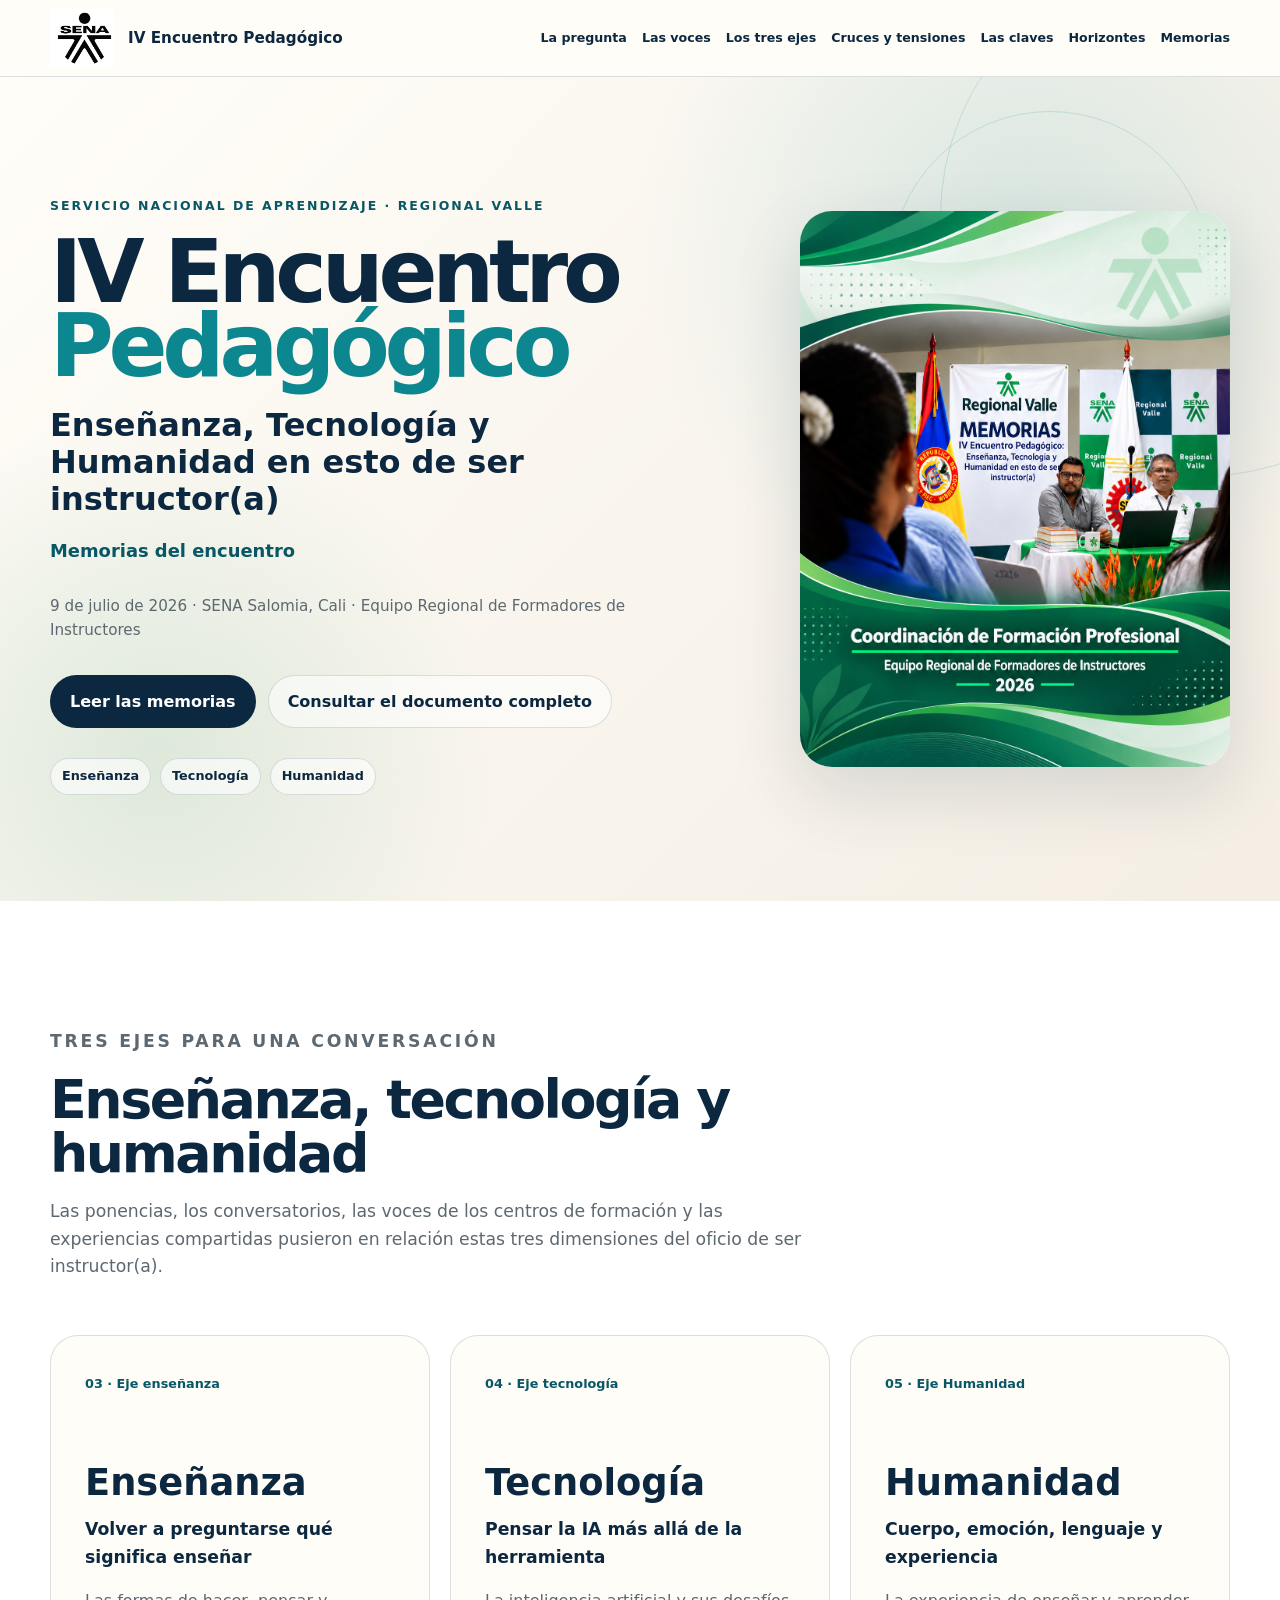
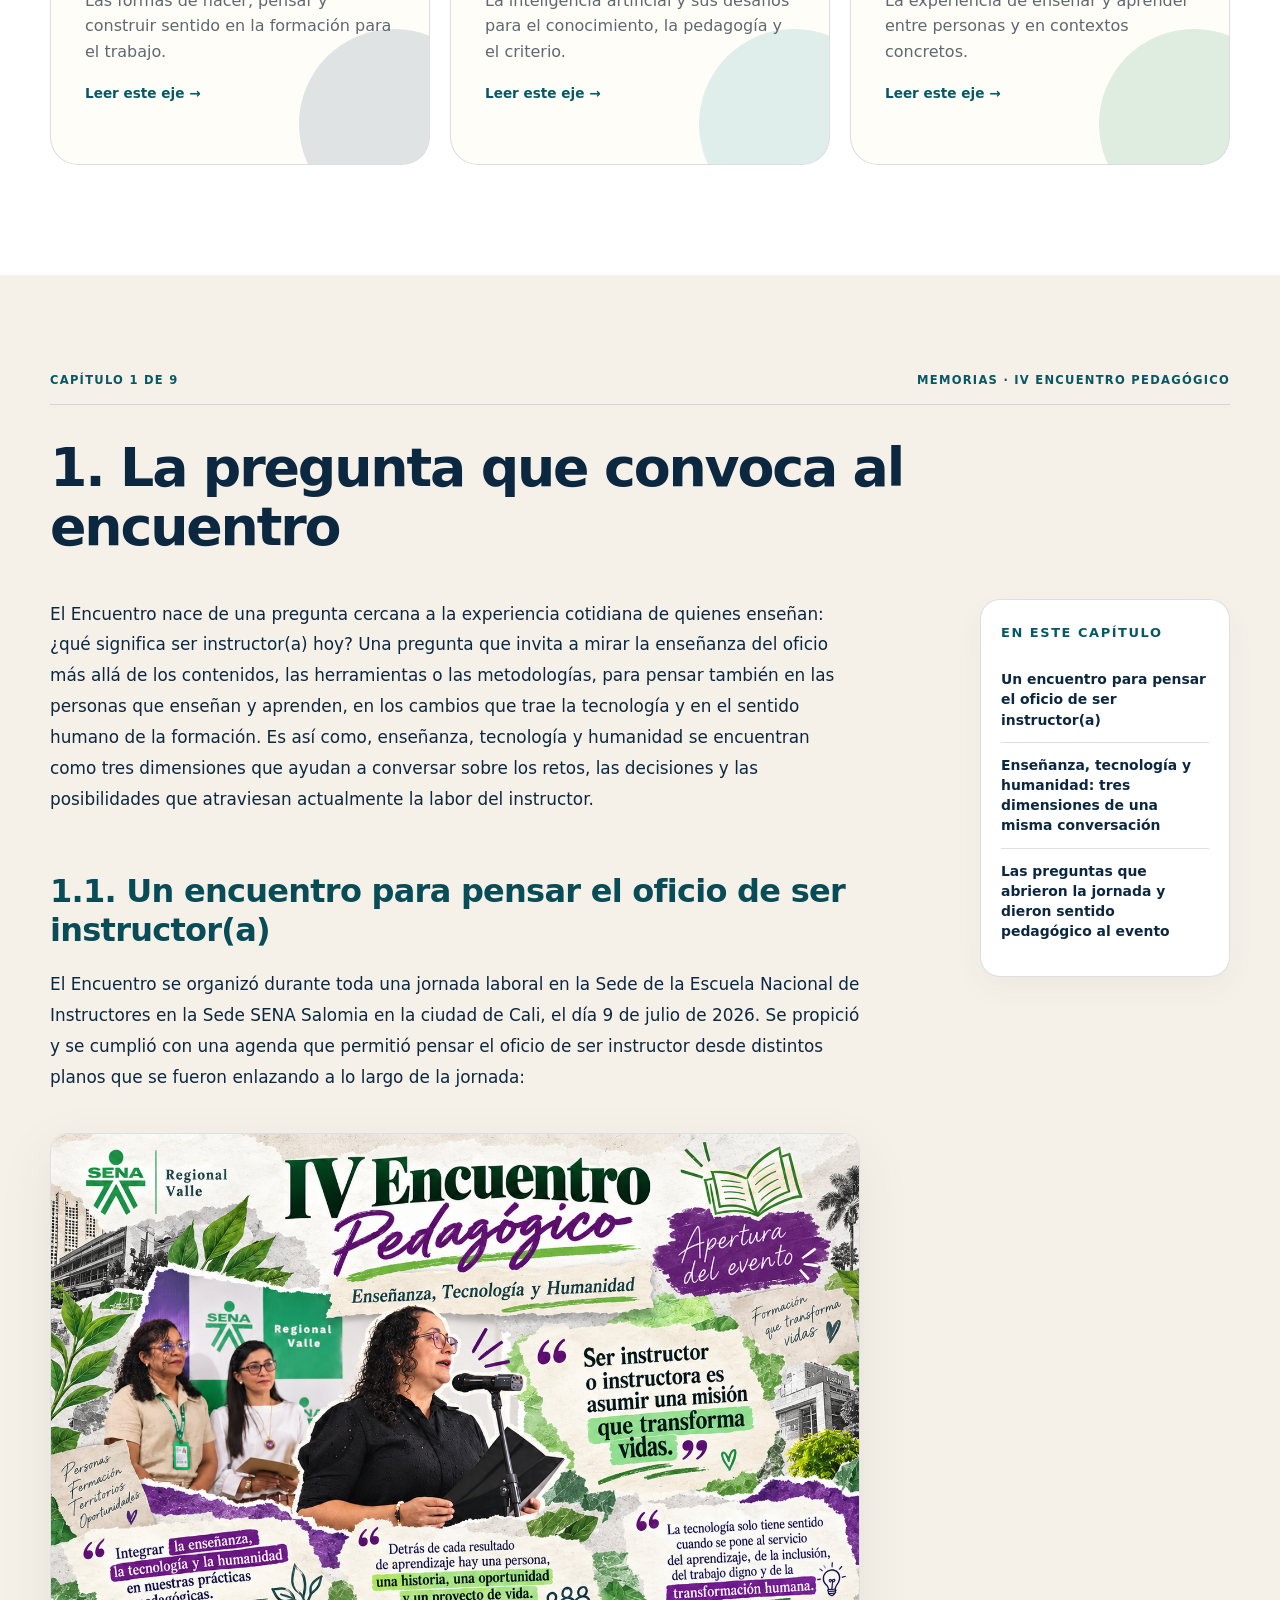
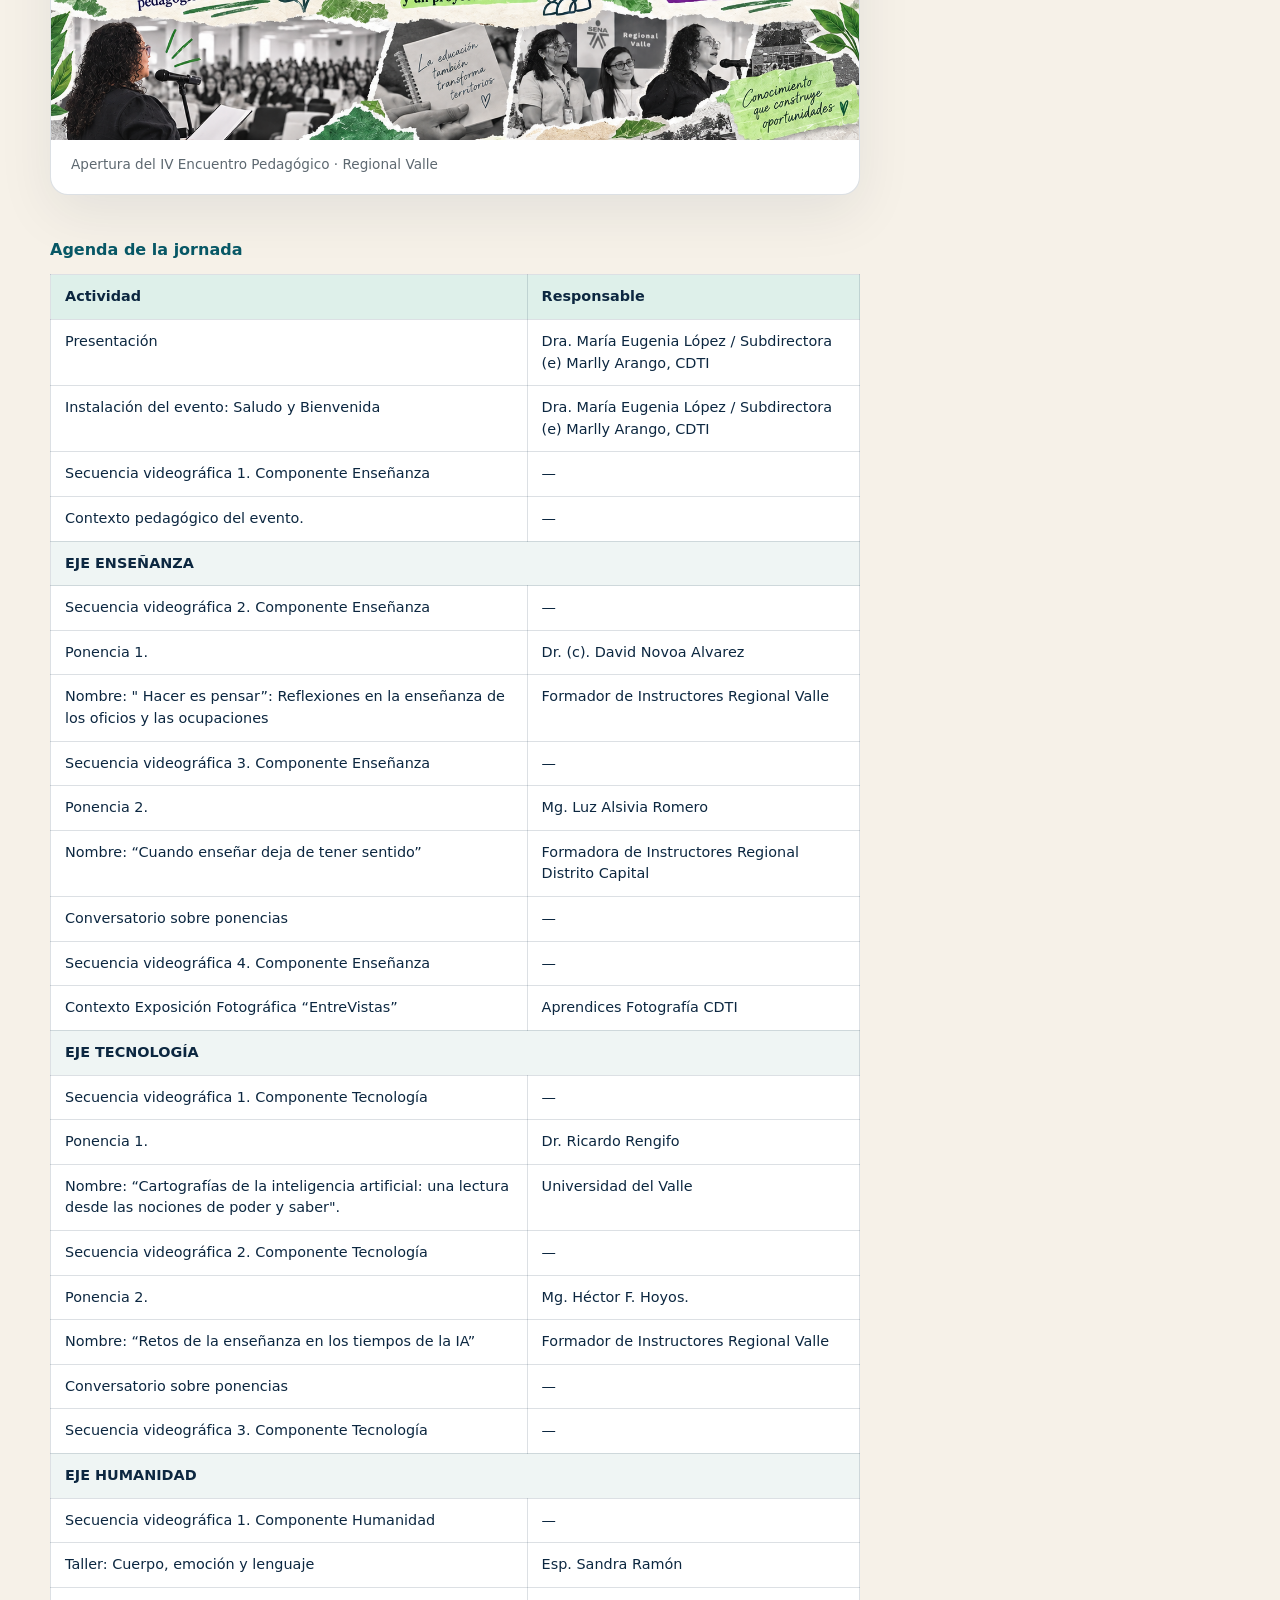
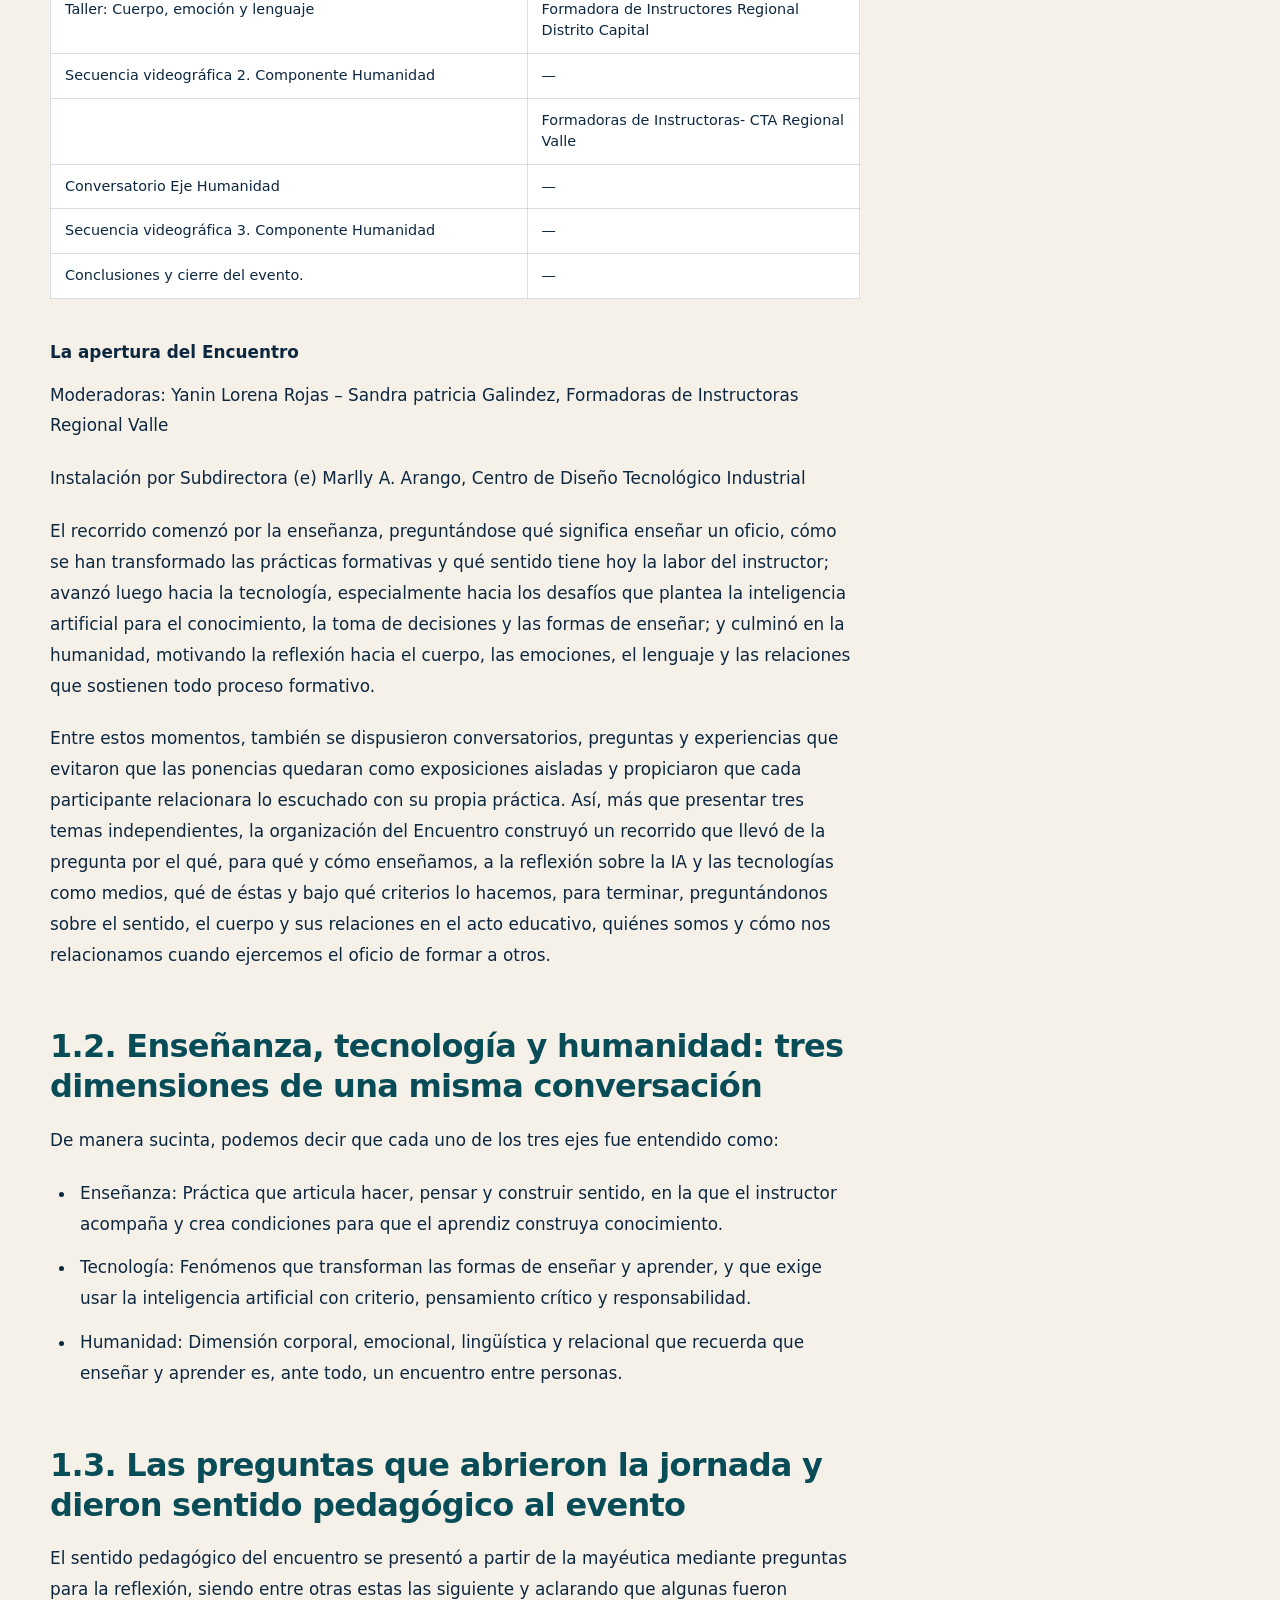
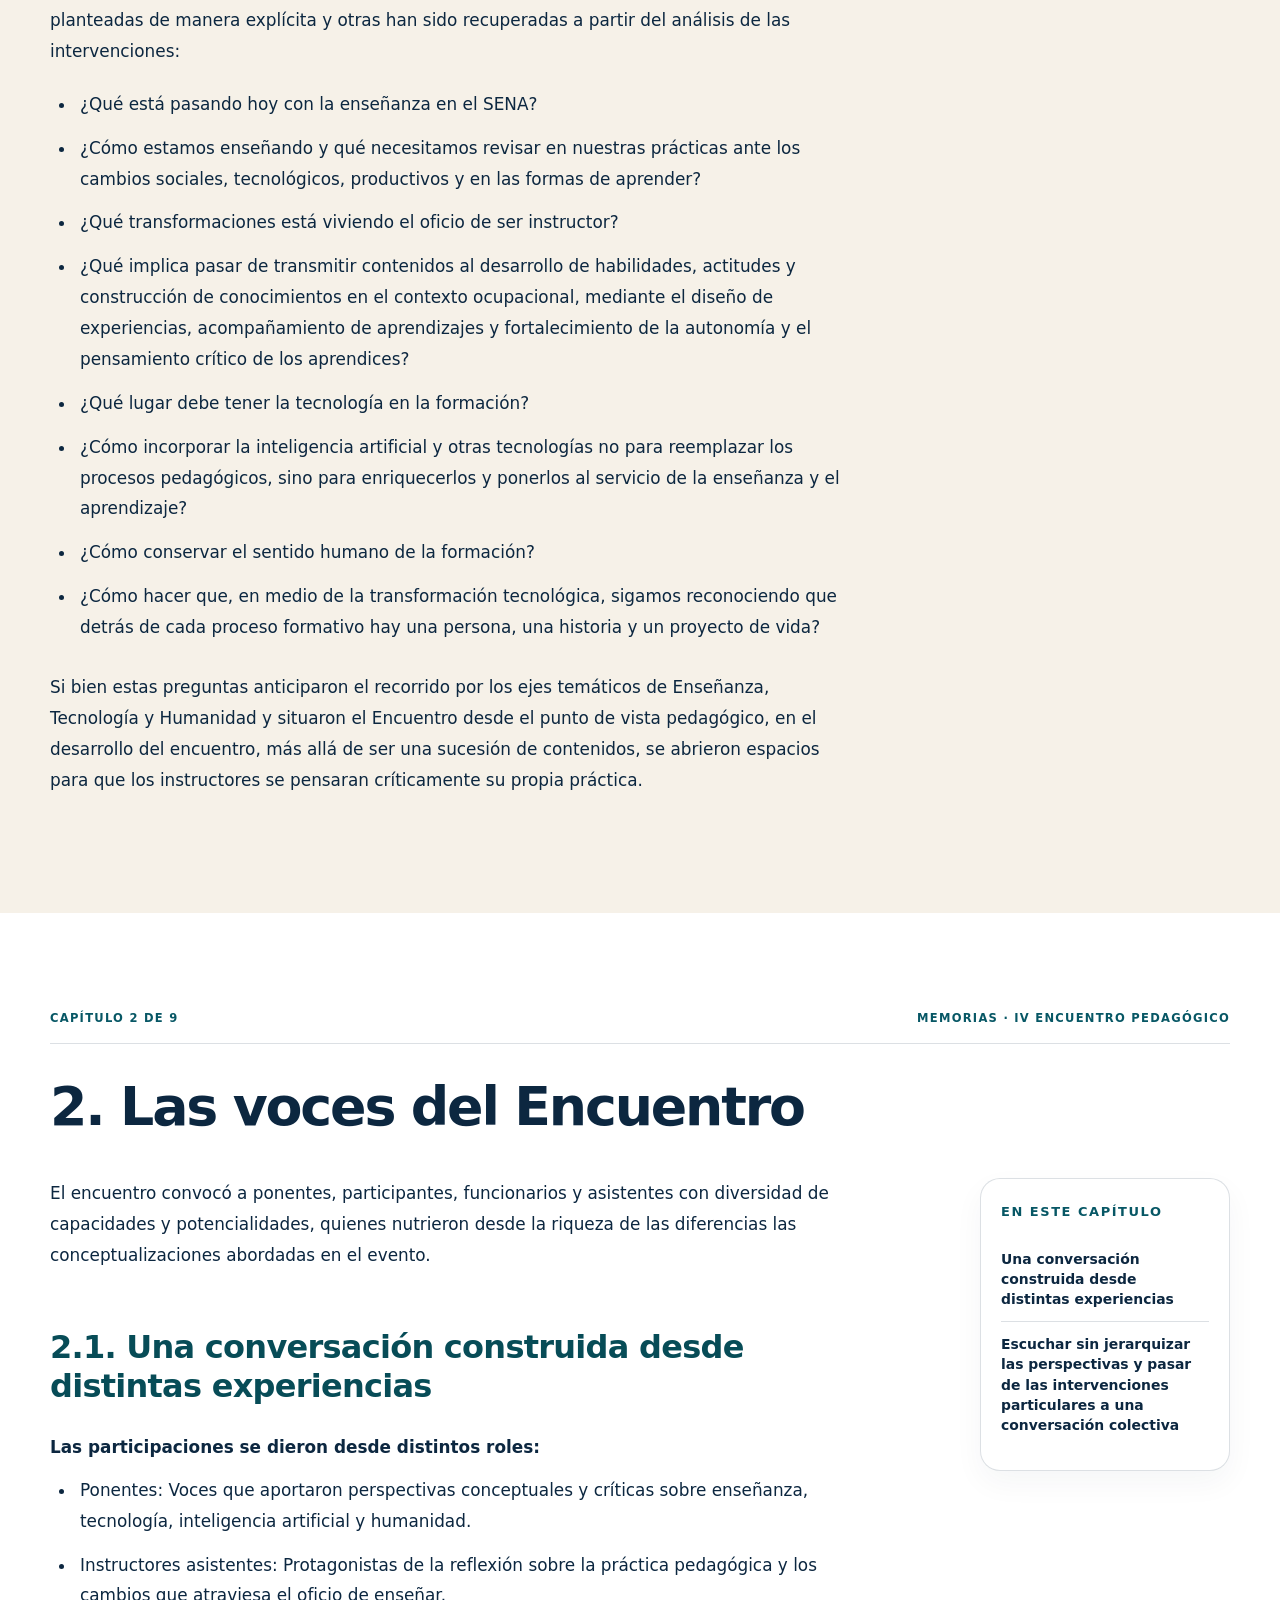
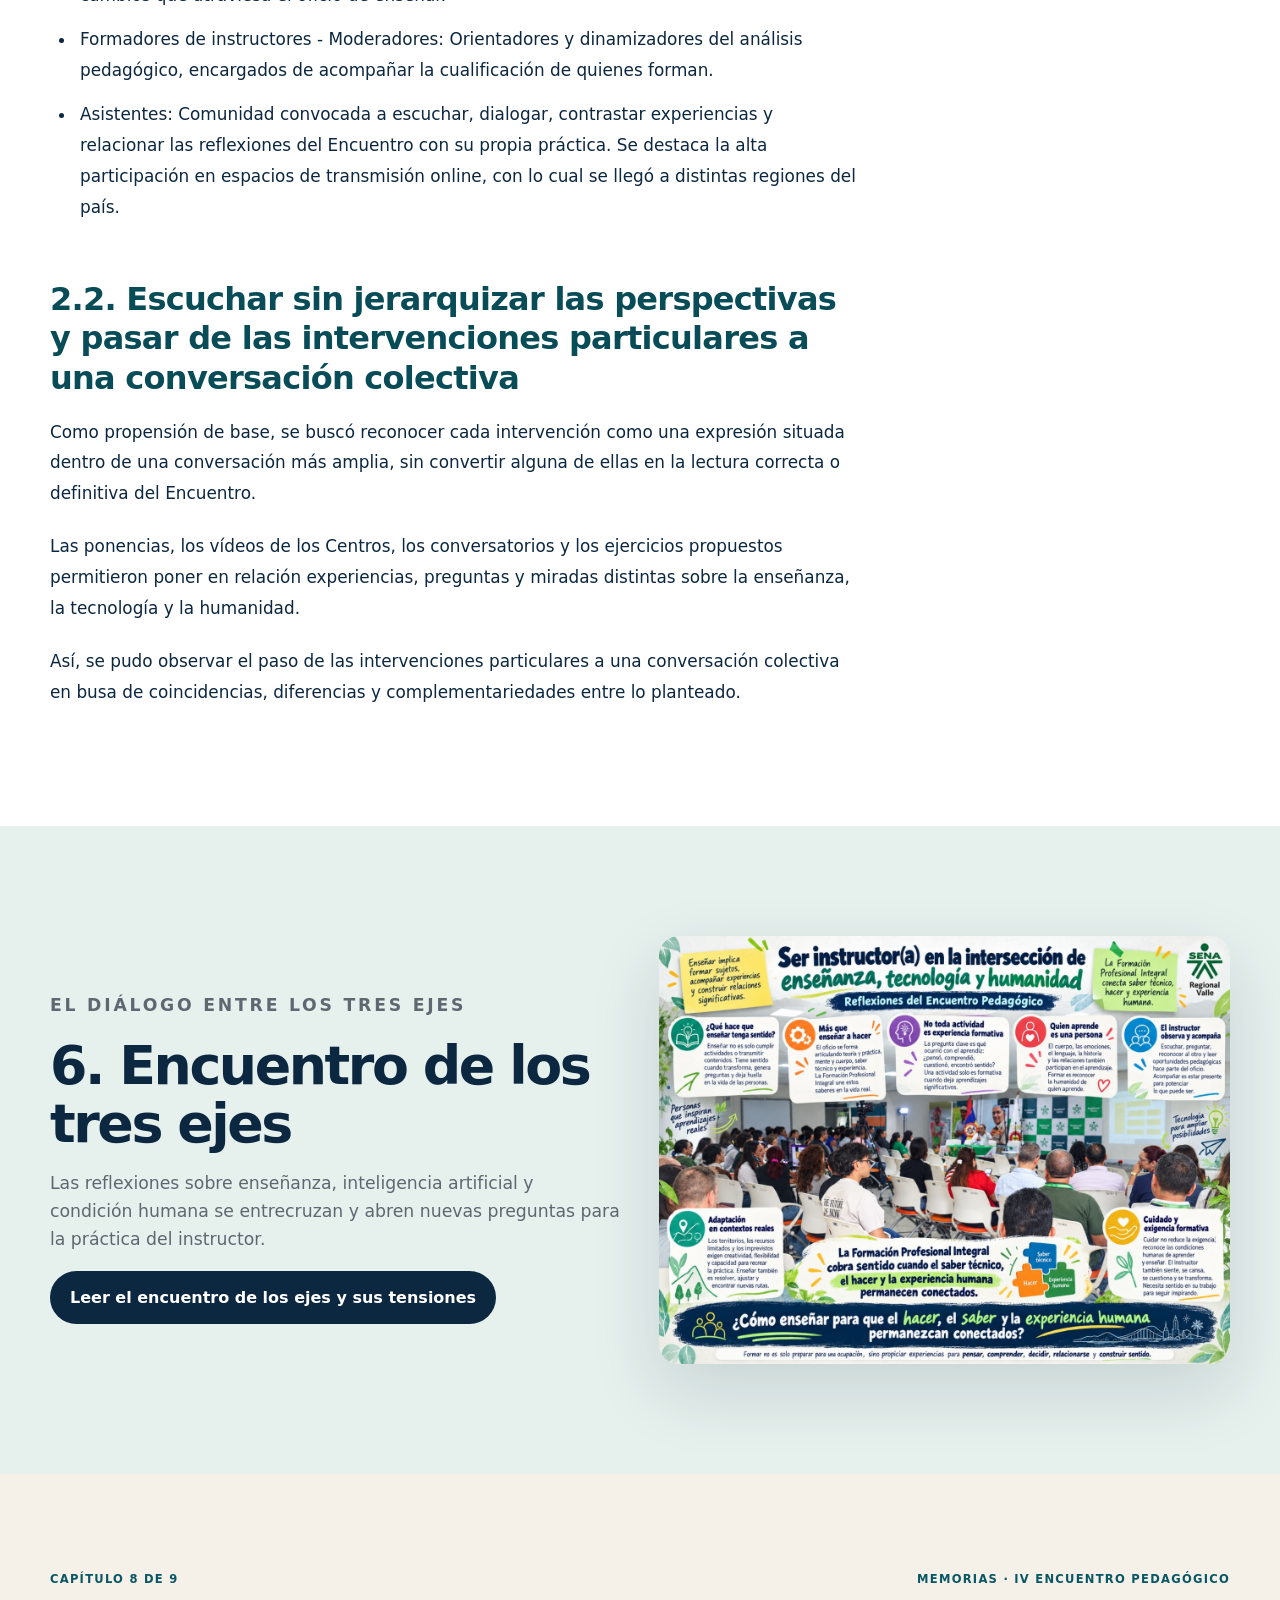
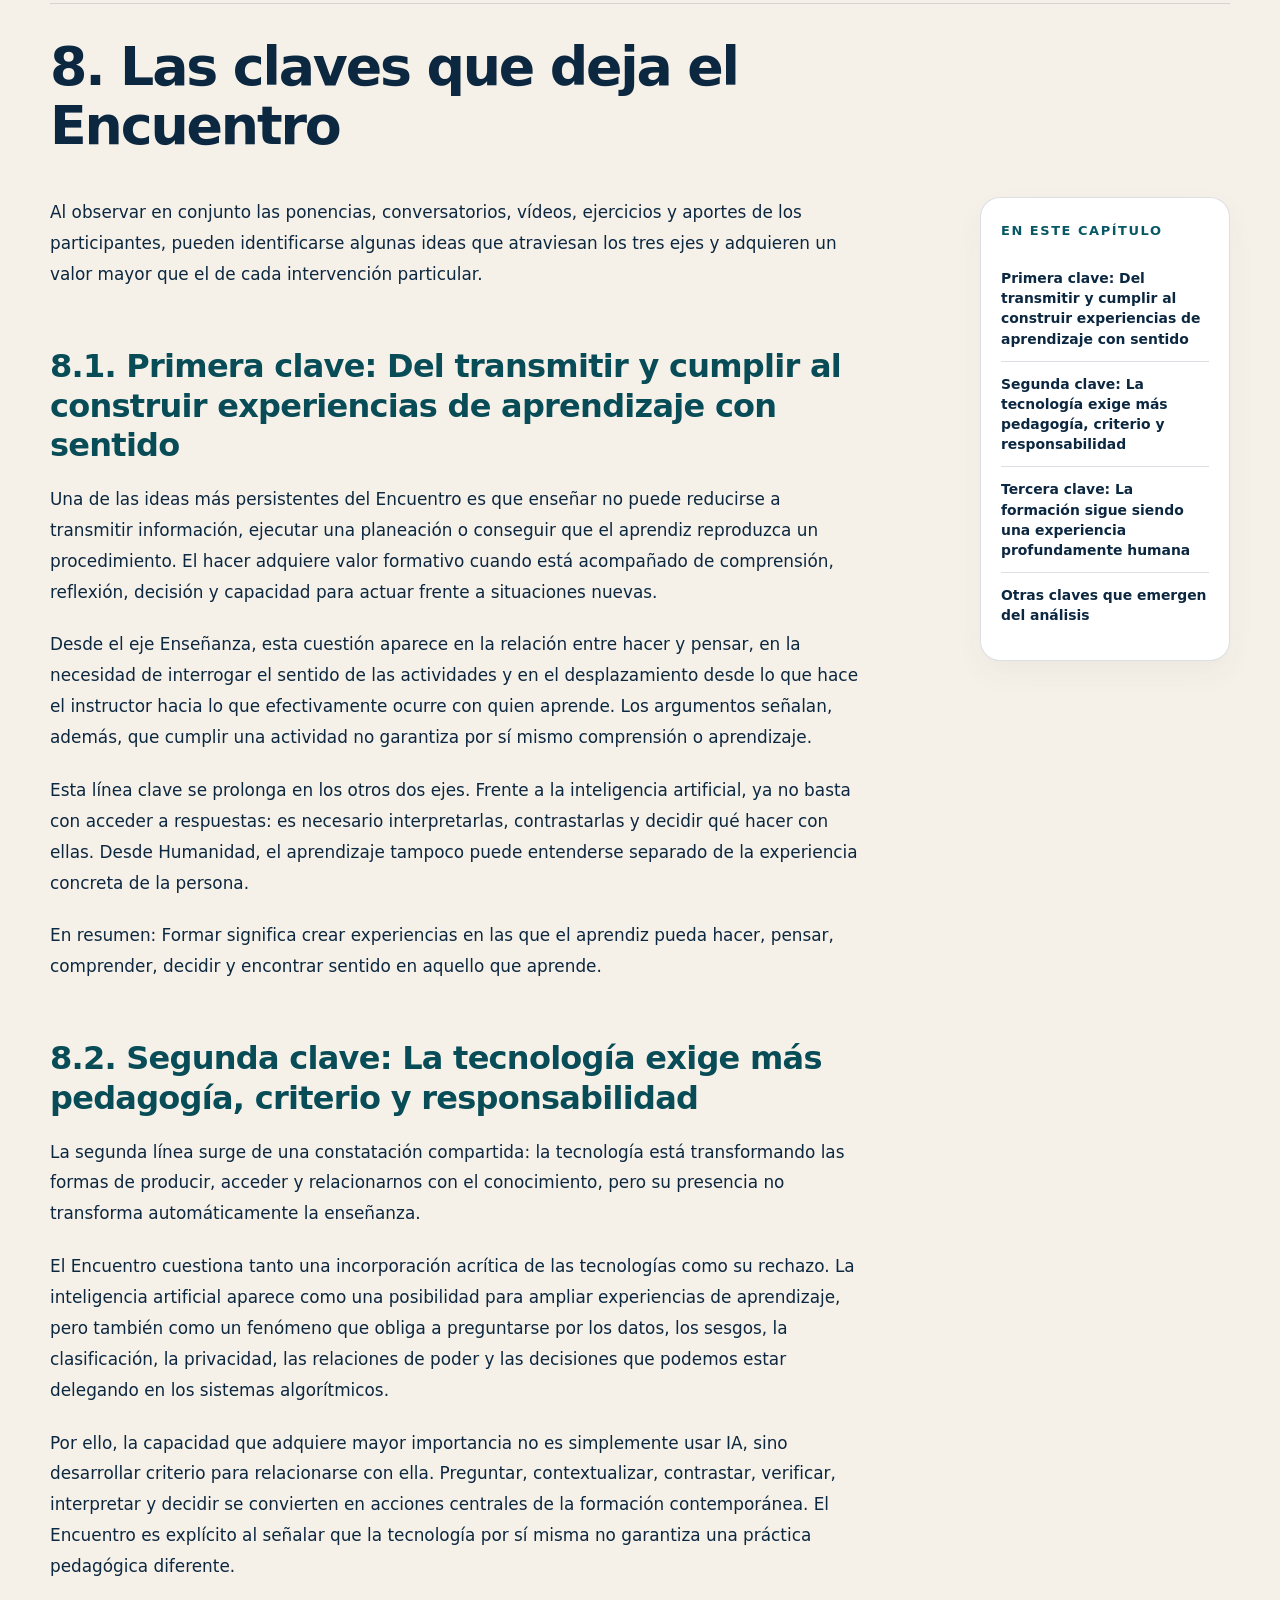
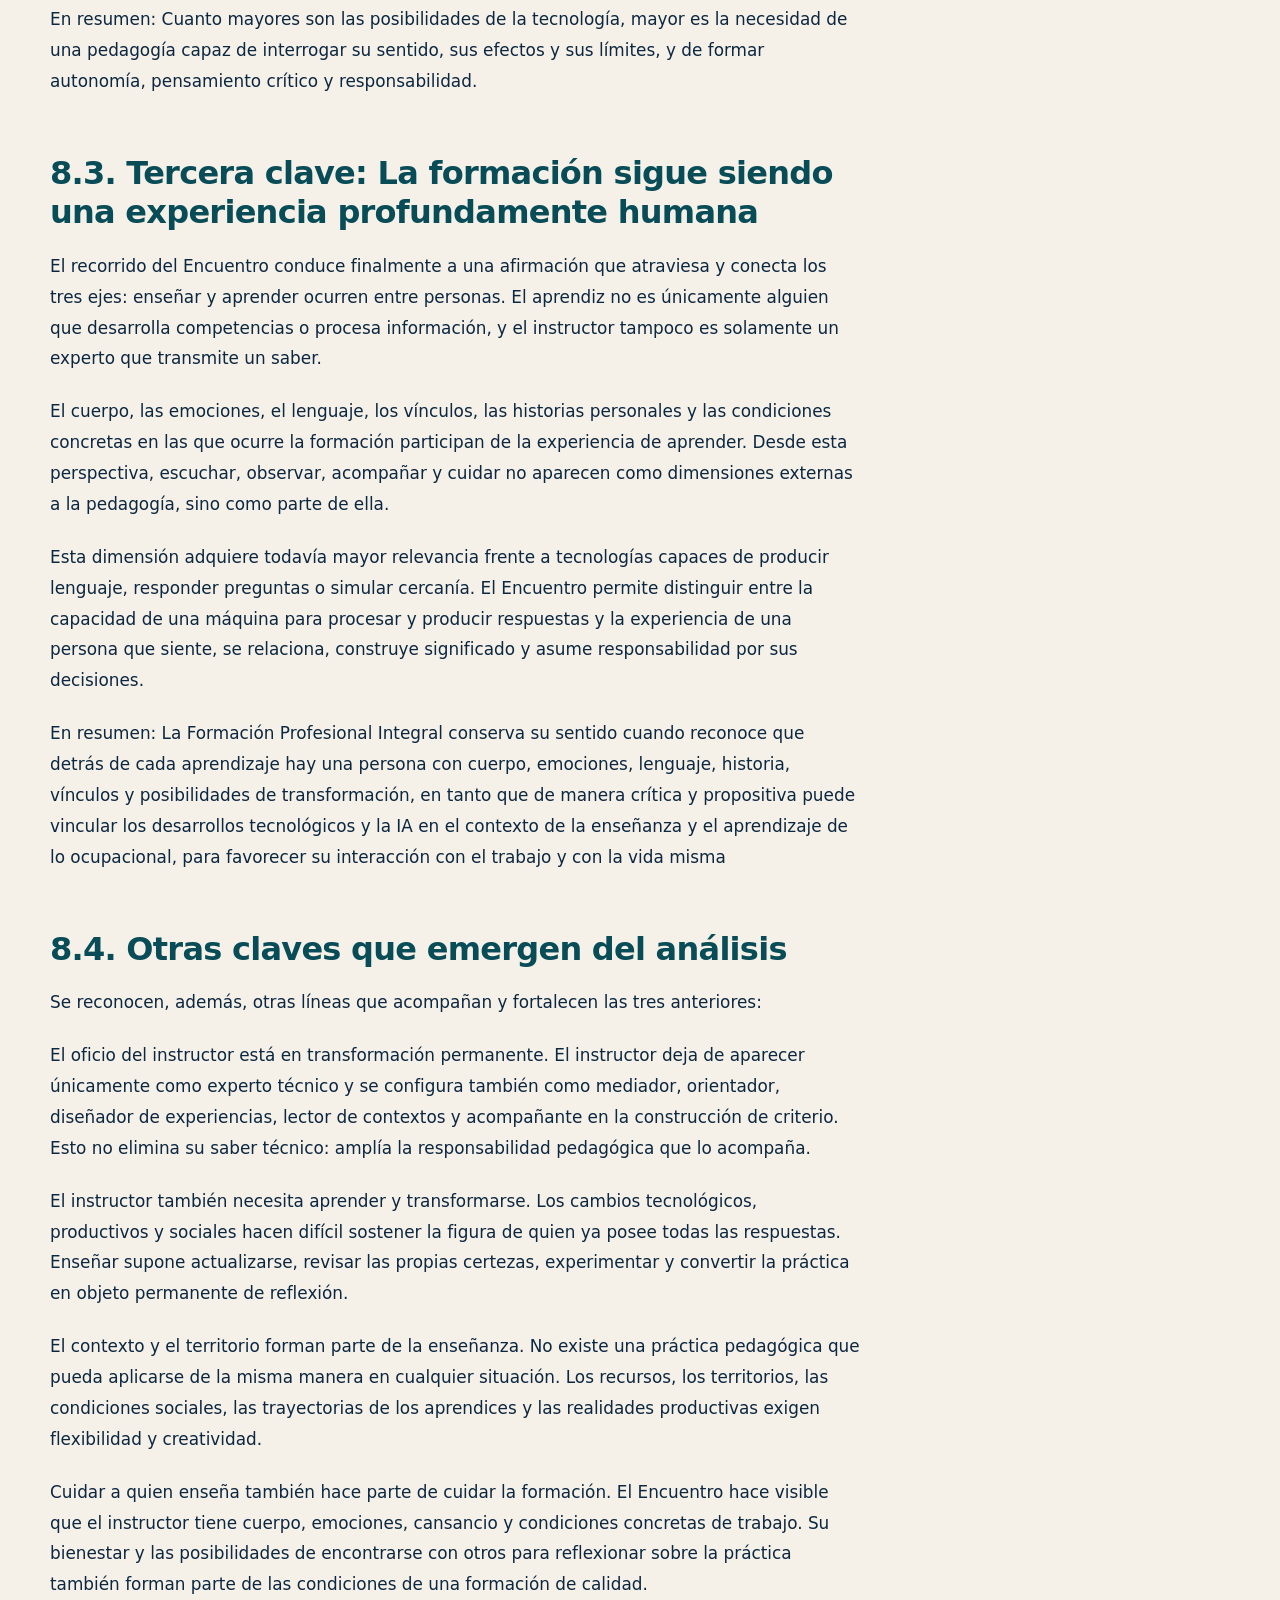
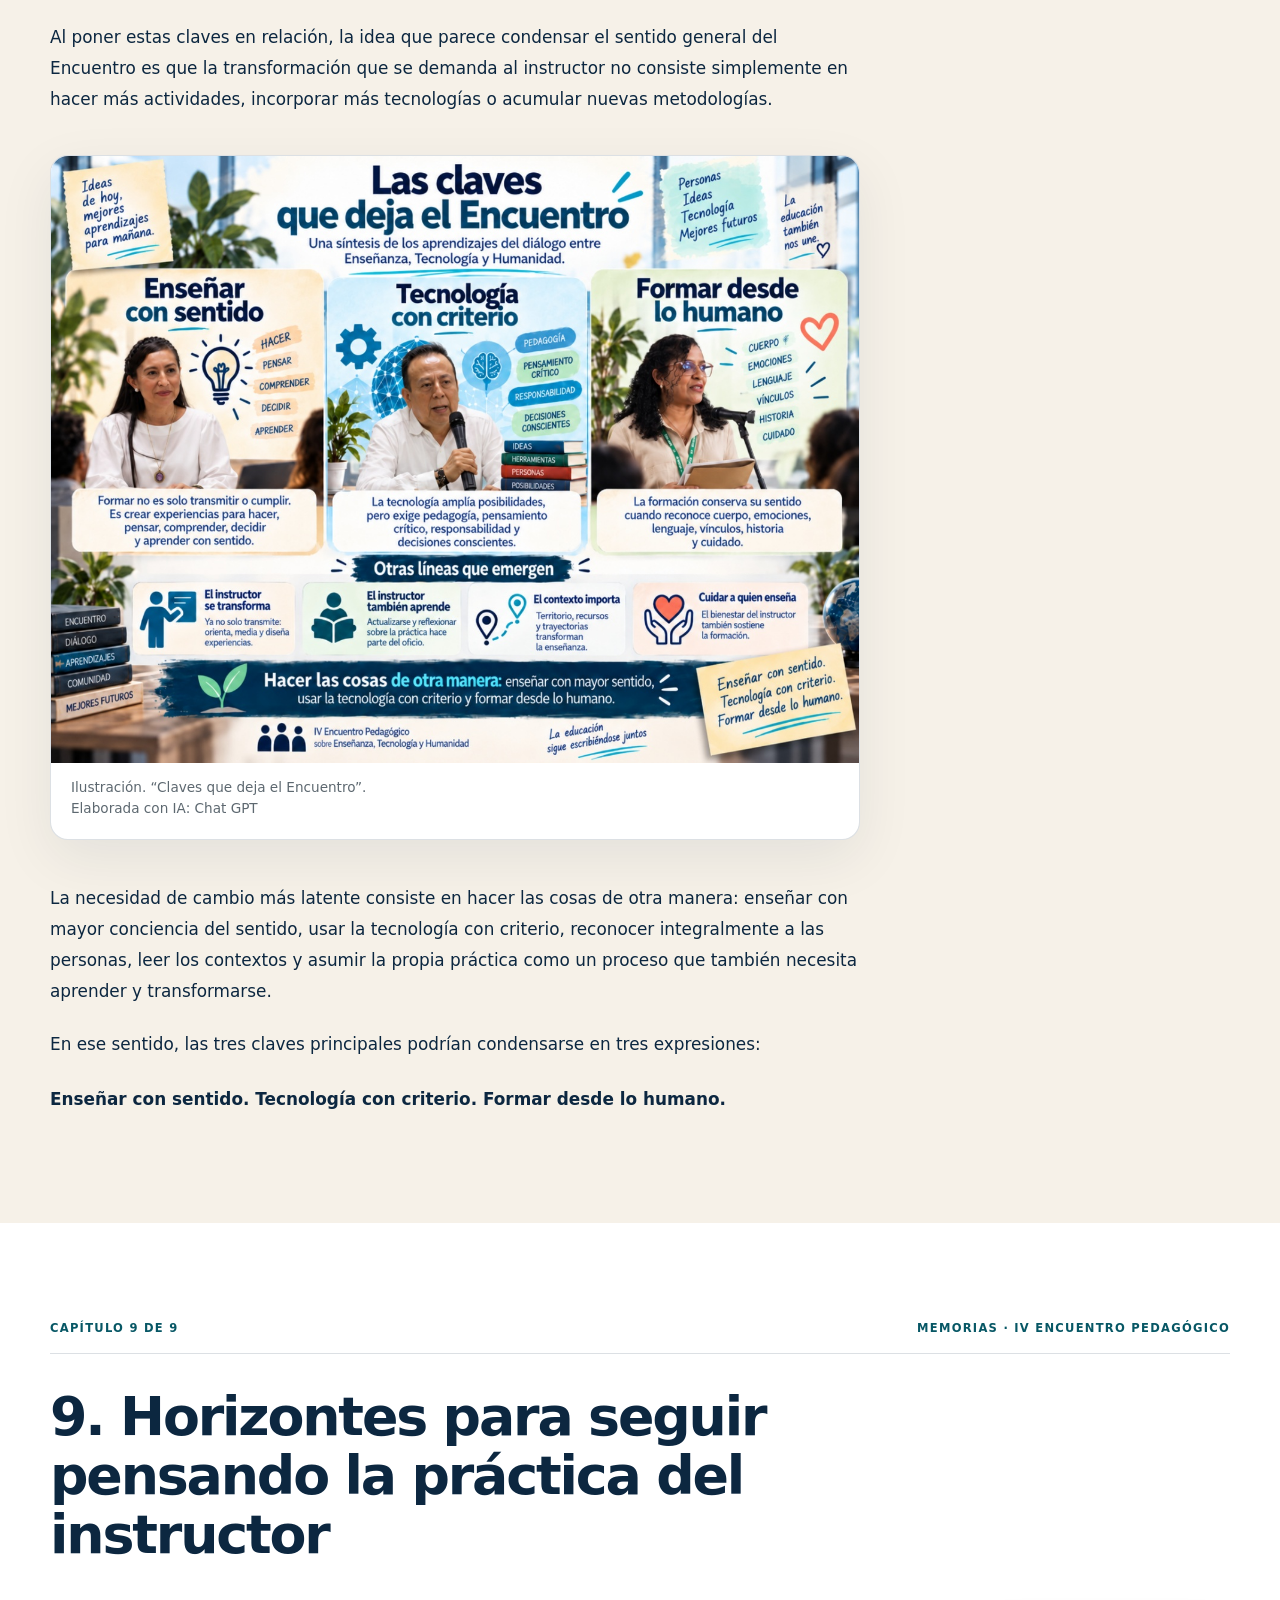
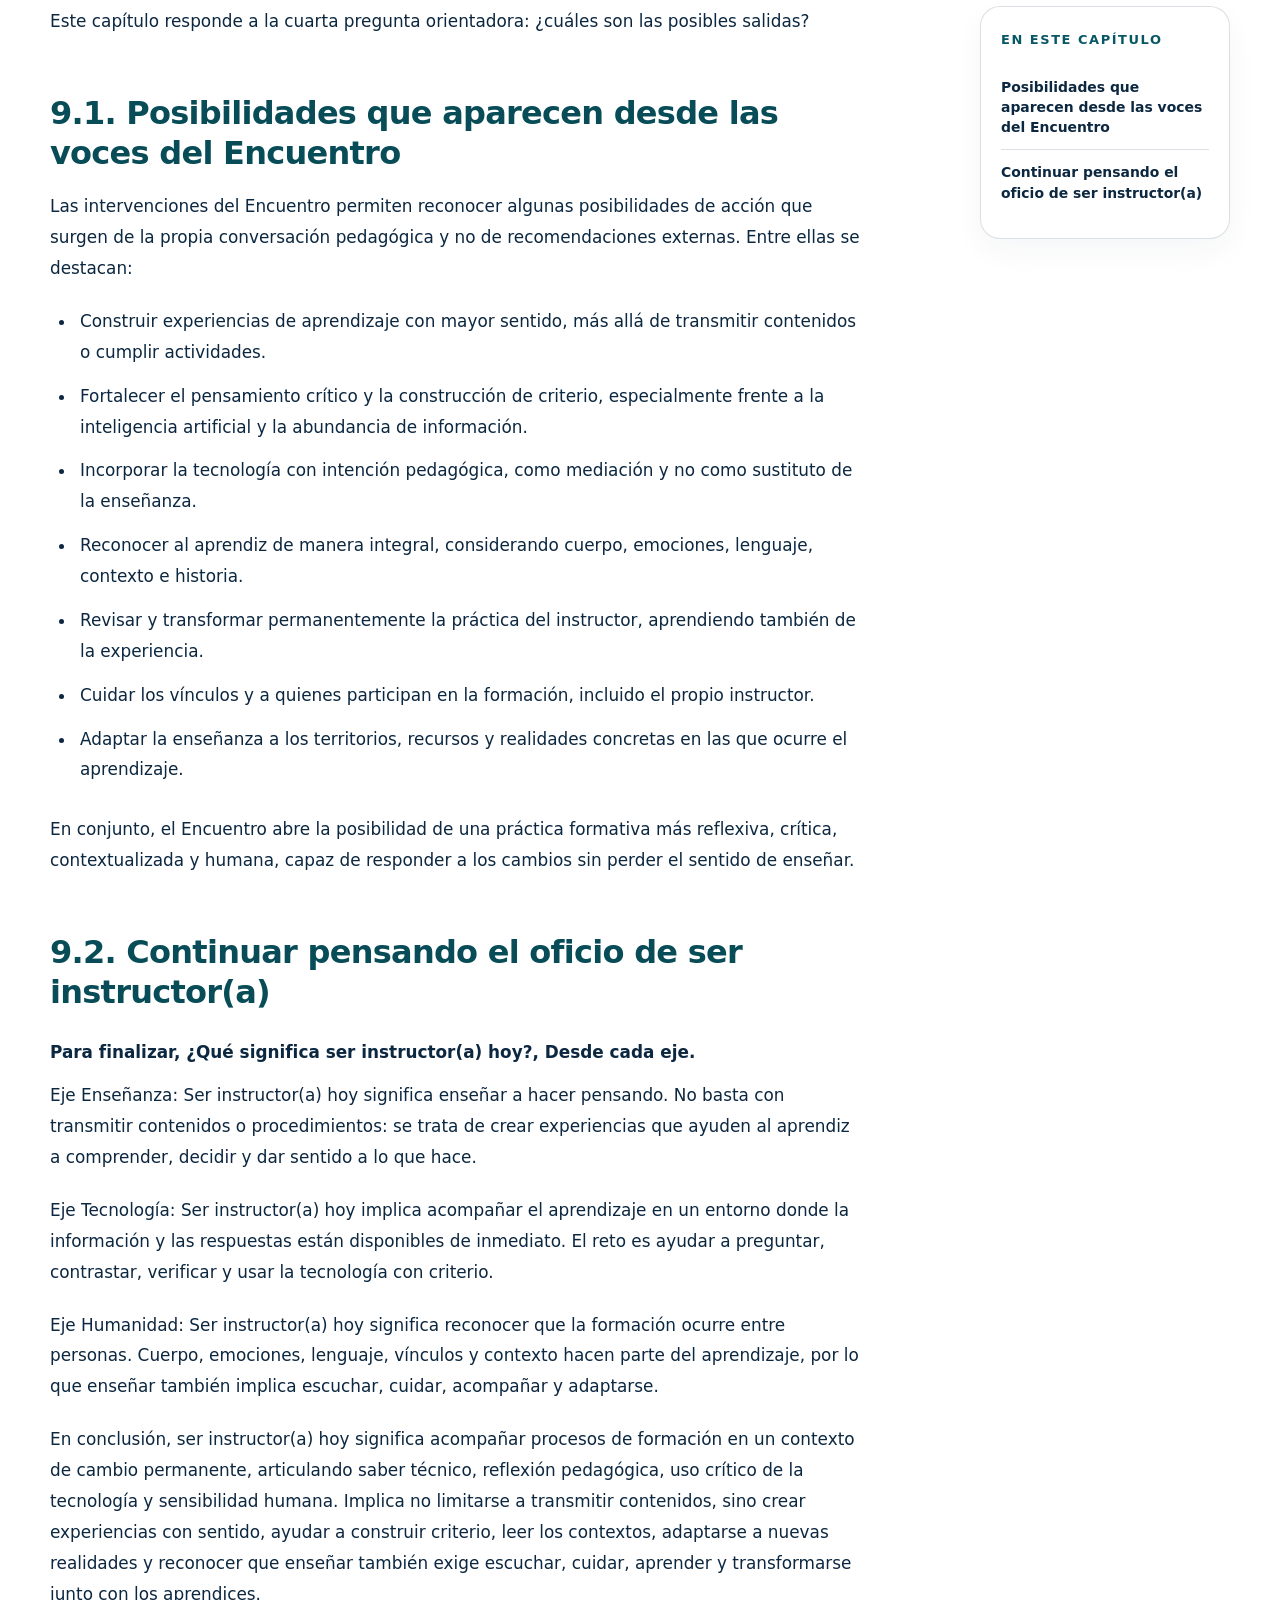
<file: index.html>
<!doctype html>
<html lang="es">
<head>
<meta charset="utf-8">
<meta name="viewport" content="width=device-width, initial-scale=1">
<meta name="theme-color" content="#0c2740">
<meta name="description" content="Memorias del IV Encuentro Pedagógico: Enseñanza, Tecnología y Humanidad en esto de ser instructor(a).">
<title>Inicio | IV Encuentro Pedagógico · SENA Regional Valle</title>
<link rel="icon" href="assets/branding/logo-sena-negro.png" type="image/png">
<link rel="stylesheet" href="styles.css">
<script src="script.js" defer></script>
</head>
<body class="inner-page memory-site">
<a class="skip-link" href="#contenido">Saltar al contenido</a>
<header class="site-header"><div class="shell nav-wrap">
<a class="brand" href="index.html" aria-label="Ir al inicio">
<img class="brand-logo" src="assets/branding/logo-sena-negro.png" alt="SENA">
<span class="brand-text">IV Encuentro Pedagógico</span></a>
<button class="menu-toggle" type="button" aria-expanded="false" aria-controls="menu-principal">
<span></span><span></span><span></span><span class="sr-only">Abrir menú</span></button>
<nav id="menu-principal" class="main-nav" aria-label="Navegación principal"><a href="#pregunta">La pregunta</a><a href="#voces">Las voces</a><a href="#ejes">Los tres ejes</a><a href="cruces-y-tensiones.html">Cruces y tensiones</a><a href="#claves">Las claves</a><a href="#horizontes">Horizontes</a><a href="memorias.html">Memorias</a></nav>
</div></header><main id="contenido">
<section class="hero" id="inicio"><div class="hero-orbit orbit-one"></div><div class="hero-orbit orbit-two"></div>
<div class="shell hero-grid"><div class="hero-copy reveal">
<p class="eyebrow">Servicio Nacional de Aprendizaje · Regional Valle</p>
<h1>IV Encuentro <span>Pedagógico</span></h1>
<p class="hero-subtitle">Enseñanza, Tecnología y Humanidad en esto de ser instructor(a)</p>
<p class="hero-kicker">Memorias del encuentro</p>
<p class="hero-meta">9 de julio de 2026 · SENA Salomia, Cali · Equipo Regional de Formadores de Instructores</p>
<div class="hero-actions">
<a class="button button-primary" href="#pregunta">Leer las memorias</a>
<a class="button button-secondary" href="docs/memoria-iv-encuentro-pedagogico.pdf">Consultar el documento completo</a>
</div>
<nav class="axis-pills" aria-label="Ir a los ejes">
<a href="ejes/ensenanza.html">Enseñanza</a><a href="ejes/tecnologia.html">Tecnología</a><a href="ejes/humanidad.html">Humanidad</a></nav>
</div><figure class="cover-card reveal">
<img src="assets/memorias/image1.png" alt="Portada del documento final de las memorias del IV Encuentro Pedagógico"></figure></div></section><section id="ejes" class="section axes-section"><div class="shell">
<div class="section-heading"><p class="section-tag">Tres ejes para una conversación</p>
<h2>Enseñanza, tecnología y humanidad</h2>
<p>Las ponencias, los conversatorios, las voces de los centros de formación y las experiencias compartidas pusieron en relación estas tres dimensiones del oficio de ser instructor(a).</p></div>
<div class="axes-grid">
<a class="axis-card axis-teaching memory-axis-link" href="ejes/ensenanza.html"><span class="axis-number">03 · Eje enseñanza</span><h3>Enseñanza</h3><p class="axis-motto">Volver a preguntarse qué significa enseñar</p><p>Las formas de hacer, pensar y construir sentido en la formación para el trabajo.</p><span class="axis-visit">Leer este eje →</span></a>
<a class="axis-card axis-tech memory-axis-link" href="ejes/tecnologia.html"><span class="axis-number">04 · Eje tecnología</span><h3>Tecnología</h3><p class="axis-motto">Pensar la IA más allá de la herramienta</p><p>La inteligencia artificial y sus desafíos para el conocimiento, la pedagogía y el criterio.</p><span class="axis-visit">Leer este eje →</span></a>
<a class="axis-card axis-human memory-axis-link" href="ejes/humanidad.html"><span class="axis-number">05 · Eje Humanidad</span><h3>Humanidad</h3><p class="axis-motto">Cuerpo, emoción, lenguaje y experiencia</p><p>La experiencia de enseñar y aprender entre personas y en contextos concretos.</p><span class="axis-visit">Leer este eje →</span></a>
</div></div></section><section class="memory-chapter paper-chapter" id="pregunta">
<div class="shell">
<div class="chapter-topline"><span>Capítulo 1 de 9</span><span>Memorias · IV Encuentro Pedagógico</span></div>
<header class="chapter-heading"><h2>1. La pregunta que convoca al encuentro</h2></header>
<div class="memory-reading-grid">
<div class="memory-prose"><p>El Encuentro nace de una pregunta cercana a la experiencia cotidiana de quienes enseñan: ¿qué significa ser instructor(a) hoy? Una pregunta que invita a mirar la enseñanza del oficio más allá de los contenidos, las herramientas o las metodologías, para pensar también en las personas que enseñan y aprenden, en los cambios que trae la tecnología y en el sentido humano de la formación. Es así como, enseñanza, tecnología y humanidad se encuentran como tres dimensiones que ayudan a conversar sobre los retos, las decisiones y las posibilidades que atraviesan actualmente la labor del instructor.</p>
<h3 id="un-encuentro-para-pensar-el-oficio-de-ser-instructor-a">1.1. Un encuentro para pensar el oficio de ser instructor(a)</h3>
<p>El Encuentro se organizó durante toda una jornada laboral en la Sede de la Escuela Nacional de Instructores en la Sede SENA Salomia en la ciudad de Cali, el día 9 de julio de 2026. Se propició y se cumplió con una agenda que permitió pensar el oficio de ser instructor desde distintos planos que se fueron enlazando a lo largo de la jornada:</p>
<figure class="memory-figure"><img loading="lazy" src="assets/memorias/image5.png" alt="Imagen del documento de memorias: Apertura del IV Encuentro Pedagógico · Regional Valle"><figcaption>Apertura del IV Encuentro Pedagógico · Regional Valle</figcaption></figure><div class="agenda-wrap"><table class="memory-table"><caption>Agenda de la jornada</caption><thead><tr><th>Actividad</th><th>Responsable</th></tr></thead><tbody>
<tr><td>Presentación</td><td>Dra. María Eugenia López / Subdirectora (e) Marlly Arango, CDTI</td></tr>
<tr><td>Instalación del evento: Saludo y Bienvenida</td><td>Dra. María Eugenia López / Subdirectora (e) Marlly Arango, CDTI</td></tr>
<tr><td>Secuencia videográfica 1. Componente Enseñanza</td><td>—</td></tr>
<tr><td>Contexto pedagógico del evento.</td><td>—</td></tr>
<tr class="table-group"><th colspan="2">EJE ENSEÑANZA</th></tr>
<tr><td>Secuencia videográfica 2. Componente Enseñanza</td><td>—</td></tr>
<tr><td>Ponencia 1.</td><td>Dr. (c). David Novoa Alvarez</td></tr>
<tr><td>Nombre: &quot; Hacer es pensar”: Reflexiones en la enseñanza de los oficios y las ocupaciones</td><td>Formador de Instructores Regional Valle</td></tr>
<tr><td>Secuencia videográfica 3. Componente Enseñanza</td><td>—</td></tr>
<tr><td>Ponencia 2.</td><td>Mg. Luz Alsivia Romero</td></tr>
<tr><td>Nombre: “Cuando enseñar deja de tener sentido”</td><td>Formadora de Instructores Regional Distrito Capital</td></tr>
<tr><td>Conversatorio sobre ponencias</td><td>—</td></tr>
<tr><td>Secuencia videográfica 4. Componente Enseñanza</td><td>—</td></tr>
<tr><td>Contexto Exposición Fotográfica “EntreVistas”</td><td>Aprendices Fotografía CDTI</td></tr>
<tr class="table-group"><th colspan="2">EJE TECNOLOGÍA</th></tr>
<tr><td>Secuencia videográfica 1. Componente Tecnología</td><td>—</td></tr>
<tr><td>Ponencia 1.</td><td>Dr. Ricardo Rengifo</td></tr>
<tr><td>Nombre: “Cartografías de la inteligencia artificial: una lectura desde las nociones de poder y saber&quot;.</td><td>Universidad del Valle</td></tr>
<tr><td>Secuencia videográfica 2. Componente Tecnología</td><td>—</td></tr>
<tr><td>Ponencia 2.</td><td>Mg. Héctor F. Hoyos.</td></tr>
<tr><td>Nombre: “Retos de la enseñanza en los tiempos de la IA”</td><td>Formador de Instructores Regional Valle</td></tr>
<tr><td>Conversatorio sobre ponencias</td><td>—</td></tr>
<tr><td>Secuencia videográfica 3. Componente Tecnología</td><td>—</td></tr>
<tr class="table-group"><th colspan="2">EJE HUMANIDAD</th></tr>
<tr><td>Secuencia videográfica 1. Componente Humanidad</td><td>—</td></tr>
<tr><td>Taller: Cuerpo, emoción y lenguaje</td><td>Esp. Sandra Ramón</td></tr>
<tr><td>Taller: Cuerpo, emoción y lenguaje</td><td>Formadora de Instructores Regional Distrito Capital</td></tr>
<tr><td>Secuencia videográfica 2. Componente Humanidad</td><td>—</td></tr>
<tr><td></td><td>Formadoras de Instructoras- CTA Regional Valle</td></tr>
<tr><td>Conversatorio Eje Humanidad</td><td>—</td></tr>
<tr><td>Secuencia videográfica 3. Componente Humanidad</td><td>—</td></tr>
<tr><td>Conclusiones y cierre del evento.</td><td>—</td></tr>
</tbody></table></div><p class="memory-short">La apertura del Encuentro</p>
<p>Moderadoras: Yanin Lorena Rojas – Sandra patricia Galindez, Formadoras de Instructoras Regional Valle</p>
<p>Instalación por Subdirectora (e) Marlly A. Arango, Centro de Diseño Tecnológico Industrial</p>
<p>El recorrido comenzó por la enseñanza, preguntándose qué significa enseñar un oficio, cómo se han transformado las prácticas formativas y qué sentido tiene hoy la labor del instructor; avanzó luego hacia la tecnología, especialmente hacia los desafíos que plantea la inteligencia artificial para el conocimiento, la toma de decisiones y las formas de enseñar; y culminó en la humanidad, motivando la reflexión hacia el cuerpo, las emociones, el lenguaje y las relaciones que sostienen todo proceso formativo.</p>
<p>Entre estos momentos, también se dispusieron conversatorios, preguntas y experiencias que evitaron que las ponencias quedaran como exposiciones aisladas y propiciaron que cada participante relacionara lo escuchado con su propia práctica. Así, más que presentar tres temas independientes, la organización del Encuentro construyó un recorrido que llevó de la pregunta por el qué, para qué y cómo enseñamos, a la reflexión sobre la IA y las tecnologías como medios, qué de éstas y bajo qué criterios lo hacemos, para terminar, preguntándonos sobre el sentido, el cuerpo y sus relaciones en el acto educativo, quiénes somos y cómo nos relacionamos cuando ejercemos el oficio de formar a otros.</p>
<h3 id="ensenanza-tecnologia-y-humanidad-tres-dimensiones-de-una-misma-conversacion">1.2. Enseñanza, tecnología y humanidad: tres dimensiones de una misma conversación</h3>
<p>De manera sucinta, podemos decir que cada uno de los tres ejes fue entendido como:</p>
<ul class="memory-list">
<li>Enseñanza: Práctica que articula hacer, pensar y construir sentido, en la que el instructor acompaña y crea condiciones para que el aprendiz construya conocimiento.</li>
<li>Tecnología: Fenómenos que transforman las formas de enseñar y aprender, y que exige usar la inteligencia artificial con criterio, pensamiento crítico y responsabilidad.</li>
<li>Humanidad: Dimensión corporal, emocional, lingüística y relacional que recuerda que enseñar y aprender es, ante todo, un encuentro entre personas.</li>
</ul>
<h3 id="las-preguntas-que-abrieron-la-jornada-y-dieron-sentido-pedagogico-al-evento">1.3. Las preguntas que abrieron la jornada y dieron sentido pedagógico al evento</h3>
<p>El sentido pedagógico del encuentro se presentó a partir de la mayéutica mediante preguntas para la reflexión, siendo entre otras estas las siguiente y aclarando que algunas fueron planteadas de manera explícita y otras han sido recuperadas a partir del análisis de las intervenciones:</p>
<ul class="memory-list">
<li>¿Qué está pasando hoy con la enseñanza en el SENA?</li>
<li>¿Cómo estamos enseñando y qué necesitamos revisar en nuestras prácticas ante los cambios sociales, tecnológicos, productivos y en las formas de aprender?</li>
<li>¿Qué transformaciones está viviendo el oficio de ser instructor?</li>
<li>¿Qué implica pasar de transmitir contenidos al desarrollo de habilidades, actitudes y construcción de conocimientos en el contexto ocupacional, mediante el diseño de experiencias, acompañamiento de aprendizajes y fortalecimiento de la autonomía y el pensamiento crítico de los aprendices?</li>
<li>¿Qué lugar debe tener la tecnología en la formación?</li>
<li>¿Cómo incorporar la inteligencia artificial y otras tecnologías no para reemplazar los procesos pedagógicos, sino para enriquecerlos y ponerlos al servicio de la enseñanza y el aprendizaje?</li>
<li>¿Cómo conservar el sentido humano de la formación?</li>
<li>¿Cómo hacer que, en medio de la transformación tecnológica, sigamos reconociendo que detrás de cada proceso formativo hay una persona, una historia y un proyecto de vida?</li>
</ul>
<p>Si bien estas preguntas anticiparon el recorrido por los ejes temáticos de Enseñanza, Tecnología y Humanidad y situaron el Encuentro desde el punto de vista pedagógico, en el desarrollo del encuentro, más allá de ser una sucesión de contenidos, se abrieron espacios para que los instructores se pensaran críticamente su propia práctica.</p></div>
<aside><nav class="chapter-toc" aria-label="Apartados del capítulo"><strong>En este capítulo</strong><ul><li><a href="#un-encuentro-para-pensar-el-oficio-de-ser-instructor-a">Un encuentro para pensar el oficio de ser instructor(a)</a></li><li><a href="#ensenanza-tecnologia-y-humanidad-tres-dimensiones-de-una-misma-conversacion">Enseñanza, tecnología y humanidad: tres dimensiones de una misma conversación</a></li><li><a href="#las-preguntas-que-abrieron-la-jornada-y-dieron-sentido-pedagogico-al-evento">Las preguntas que abrieron la jornada y dieron sentido pedagógico al evento</a></li></ul></nav></aside>
</div>
</div></section><section class="memory-chapter light-chapter" id="voces">
<div class="shell">
<div class="chapter-topline"><span>Capítulo 2 de 9</span><span>Memorias · IV Encuentro Pedagógico</span></div>
<header class="chapter-heading"><h2>2. Las voces del Encuentro</h2></header>
<div class="memory-reading-grid">
<div class="memory-prose"><p>El encuentro convocó a ponentes, participantes, funcionarios y asistentes con diversidad de capacidades y potencialidades, quienes nutrieron desde la riqueza de las diferencias las conceptualizaciones abordadas en el evento.</p>
<h3 id="una-conversacion-construida-desde-distintas-experiencias">2.1. Una conversación construida desde distintas experiencias</h3>
<p class="memory-short">Las participaciones se dieron desde distintos roles:</p>
<ul class="memory-list">
<li>Ponentes: Voces que aportaron perspectivas conceptuales y críticas sobre enseñanza, tecnología, inteligencia artificial y humanidad.</li>
<li>Instructores asistentes: Protagonistas de la reflexión sobre la práctica pedagógica y los cambios que atraviesa el oficio de enseñar.</li>
<li>Formadores de instructores - Moderadores: Orientadores y dinamizadores del análisis pedagógico, encargados de acompañar la cualificación de quienes forman.</li>
<li>Asistentes: Comunidad convocada a escuchar, dialogar, contrastar experiencias y relacionar las reflexiones del Encuentro con su propia práctica. Se destaca la alta participación en espacios de transmisión online, con lo cual se llegó a distintas regiones del país.</li>
</ul>
<h3 id="escuchar-sin-jerarquizar-las-perspectivas-y-pasar-de-las-intervenciones-par">2.2. Escuchar sin jerarquizar las perspectivas y pasar de las intervenciones particulares a una conversación colectiva</h3>
<p>Como propensión de base, se buscó reconocer cada intervención como una expresión situada dentro de una conversación más amplia, sin convertir alguna de ellas en la lectura correcta o definitiva del Encuentro.</p>
<p>Las ponencias, los vídeos de los Centros, los conversatorios y los ejercicios propuestos permitieron poner en relación experiencias, preguntas y miradas distintas sobre la enseñanza, la tecnología y la humanidad.</p>
<p>Así, se pudo observar el paso de las intervenciones particulares a una conversación colectiva en busa de coincidencias, diferencias y complementariedades entre lo planteado.</p></div>
<aside><nav class="chapter-toc" aria-label="Apartados del capítulo"><strong>En este capítulo</strong><ul><li><a href="#una-conversacion-construida-desde-distintas-experiencias">Una conversación construida desde distintas experiencias</a></li><li><a href="#escuchar-sin-jerarquizar-las-perspectivas-y-pasar-de-las-intervenciones-par">Escuchar sin jerarquizar las perspectivas y pasar de las intervenciones particulares a una conversación colectiva</a></li></ul></nav></aside>
</div>
</div></section><section class="memory-bridge section"><div class="shell"><div class="section-heading">
<p class="section-tag">El diálogo entre los tres ejes</p>
<h2>6. Encuentro de los tres ejes</h2>
<p>Las reflexiones sobre enseñanza, inteligencia artificial y condición humana se entrecruzan y abren nuevas preguntas para la práctica del instructor.</p>
<a class="button button-primary" href="cruces-y-tensiones.html">Leer el encuentro de los ejes y sus tensiones</a></div>
<img loading="lazy" src="assets/memorias/image10.jpeg" alt="Ilustración del encuentro entre enseñanza, tecnología y humanidad incluida en las memorias">
</div></section><section class="memory-chapter paper-chapter" id="claves">
<div class="shell">
<div class="chapter-topline"><span>Capítulo 8 de 9</span><span>Memorias · IV Encuentro Pedagógico</span></div>
<header class="chapter-heading"><h2>8. Las claves que deja el Encuentro</h2></header>
<div class="memory-reading-grid">
<div class="memory-prose"><p>Al observar en conjunto las ponencias, conversatorios, vídeos, ejercicios y aportes de los participantes, pueden identificarse algunas ideas que atraviesan los tres ejes y adquieren un valor mayor que el de cada intervención particular.</p>
<h3 id="primera-clave-del-transmitir-y-cumplir-al-construir-experiencias-de-aprendi">8.1. Primera clave: Del transmitir y cumplir al construir experiencias de aprendizaje con sentido</h3>
<p>Una de las ideas más persistentes del Encuentro es que enseñar no puede reducirse a transmitir información, ejecutar una planeación o conseguir que el aprendiz reproduzca un procedimiento. El hacer adquiere valor formativo cuando está acompañado de comprensión, reflexión, decisión y capacidad para actuar frente a situaciones nuevas.</p>
<p>Desde el eje Enseñanza, esta cuestión aparece en la relación entre hacer y pensar, en la necesidad de interrogar el sentido de las actividades y en el desplazamiento desde lo que hace el instructor hacia lo que efectivamente ocurre con quien aprende. Los argumentos señalan, además, que cumplir una actividad no garantiza por sí mismo comprensión o aprendizaje.</p>
<p>Esta línea clave se prolonga en los otros dos ejes. Frente a la inteligencia artificial, ya no basta con acceder a respuestas: es necesario interpretarlas, contrastarlas y decidir qué hacer con ellas. Desde Humanidad, el aprendizaje tampoco puede entenderse separado de la experiencia concreta de la persona.</p>
<p>En resumen: Formar significa crear experiencias en las que el aprendiz pueda hacer, pensar, comprender, decidir y encontrar sentido en aquello que aprende.</p>
<h3 id="segunda-clave-la-tecnologia-exige-mas-pedagogia-criterio-y-responsabilidad">8.2. Segunda clave: La tecnología exige más pedagogía, criterio y responsabilidad</h3>
<p>La segunda línea surge de una constatación compartida: la tecnología está transformando las formas de producir, acceder y relacionarnos con el conocimiento, pero su presencia no transforma automáticamente la enseñanza.</p>
<p>El Encuentro cuestiona tanto una incorporación acrítica de las tecnologías como su rechazo. La inteligencia artificial aparece como una posibilidad para ampliar experiencias de aprendizaje, pero también como un fenómeno que obliga a preguntarse por los datos, los sesgos, la clasificación, la privacidad, las relaciones de poder y las decisiones que podemos estar delegando en los sistemas algorítmicos.</p>
<p>Por ello, la capacidad que adquiere mayor importancia no es simplemente usar IA, sino desarrollar criterio para relacionarse con ella. Preguntar, contextualizar, contrastar, verificar, interpretar y decidir se convierten en acciones centrales de la formación contemporánea. El Encuentro es explícito al señalar que la tecnología por sí misma no garantiza una práctica pedagógica diferente.</p>
<p>En resumen: Cuanto mayores son las posibilidades de la tecnología, mayor es la necesidad de una pedagogía capaz de interrogar su sentido, sus efectos y sus límites, y de formar autonomía, pensamiento crítico y responsabilidad.</p>
<h3 id="tercera-clave-la-formacion-sigue-siendo-una-experiencia-profundamente-human">8.3. Tercera clave: La formación sigue siendo una experiencia profundamente humana</h3>
<p>El recorrido del Encuentro conduce finalmente a una afirmación que atraviesa y conecta los tres ejes: enseñar y aprender ocurren entre personas. El aprendiz no es únicamente alguien que desarrolla competencias o procesa información, y el instructor tampoco es solamente un experto que transmite un saber.</p>
<p>El cuerpo, las emociones, el lenguaje, los vínculos, las historias personales y las condiciones concretas en las que ocurre la formación participan de la experiencia de aprender. Desde esta perspectiva, escuchar, observar, acompañar y cuidar no aparecen como dimensiones externas a la pedagogía, sino como parte de ella.</p>
<p>Esta dimensión adquiere todavía mayor relevancia frente a tecnologías capaces de producir lenguaje, responder preguntas o simular cercanía. El Encuentro permite distinguir entre la capacidad de una máquina para procesar y producir respuestas y la experiencia de una persona que siente, se relaciona, construye significado y asume responsabilidad por sus decisiones.</p>
<p>En resumen: La Formación Profesional Integral conserva su sentido cuando reconoce que detrás de cada aprendizaje hay una persona con cuerpo, emociones, lenguaje, historia, vínculos y posibilidades de transformación, en tanto que de manera crítica y propositiva puede vincular los desarrollos tecnológicos y la IA en el contexto de la enseñanza y el aprendizaje de lo ocupacional, para favorecer su interacción con el trabajo y con la vida misma</p>
<h3 id="otras-claves-que-emergen-del-analisis">8.4. Otras claves que emergen del análisis</h3>
<p>Se reconocen, además, otras líneas que acompañan y fortalecen las tres anteriores:</p>
<p>El oficio del instructor está en transformación permanente. El instructor deja de aparecer únicamente como experto técnico y se configura también como mediador, orientador, diseñador de experiencias, lector de contextos y acompañante en la construcción de criterio. Esto no elimina su saber técnico: amplía la responsabilidad pedagógica que lo acompaña.</p>
<p>El instructor también necesita aprender y transformarse. Los cambios tecnológicos, productivos y sociales hacen difícil sostener la figura de quien ya posee todas las respuestas. Enseñar supone actualizarse, revisar las propias certezas, experimentar y convertir la práctica en objeto permanente de reflexión.</p>
<p>El contexto y el territorio forman parte de la enseñanza. No existe una práctica pedagógica que pueda aplicarse de la misma manera en cualquier situación. Los recursos, los territorios, las condiciones sociales, las trayectorias de los aprendices y las realidades productivas exigen flexibilidad y creatividad.</p>
<p>Cuidar a quien enseña también hace parte de cuidar la formación. El Encuentro hace visible que el instructor tiene cuerpo, emociones, cansancio y condiciones concretas de trabajo. Su bienestar y las posibilidades de encontrarse con otros para reflexionar sobre la práctica también forman parte de las condiciones de una formación de calidad.</p>
<p>Al poner estas claves en relación, la idea que parece condensar el sentido general del Encuentro es que la transformación que se demanda al instructor no consiste simplemente en hacer más actividades, incorporar más tecnologías o acumular nuevas metodologías.</p>
<figure class="memory-figure"><img loading="lazy" src="assets/memorias/image12.jpeg" alt="Imagen del documento de memorias: “Claves que deja el Encuentro”."><figcaption>Ilustración.  “Claves que deja el Encuentro”.
Elaborada con IA: Chat GPT</figcaption></figure>
<p>La necesidad de cambio más latente consiste en hacer las cosas de otra manera: enseñar con mayor conciencia del sentido, usar la tecnología con criterio, reconocer integralmente a las personas, leer los contextos y asumir la propia práctica como un proceso que también necesita aprender y transformarse.</p>
<p>En ese sentido, las tres claves principales podrían condensarse en tres expresiones:</p>
<p class="memory-short">Enseñar con sentido. Tecnología con criterio. Formar desde lo humano.</p></div>
<aside><nav class="chapter-toc" aria-label="Apartados del capítulo"><strong>En este capítulo</strong><ul><li><a href="#primera-clave-del-transmitir-y-cumplir-al-construir-experiencias-de-aprendi">Primera clave: Del transmitir y cumplir al construir experiencias de aprendizaje con sentido</a></li><li><a href="#segunda-clave-la-tecnologia-exige-mas-pedagogia-criterio-y-responsabilidad">Segunda clave: La tecnología exige más pedagogía, criterio y responsabilidad</a></li><li><a href="#tercera-clave-la-formacion-sigue-siendo-una-experiencia-profundamente-human">Tercera clave: La formación sigue siendo una experiencia profundamente humana</a></li><li><a href="#otras-claves-que-emergen-del-analisis">Otras claves que emergen del análisis</a></li></ul></nav></aside>
</div>
</div></section><section class="memory-chapter light-chapter" id="horizontes">
<div class="shell">
<div class="chapter-topline"><span>Capítulo 9 de 9</span><span>Memorias · IV Encuentro Pedagógico</span></div>
<header class="chapter-heading"><h2>9. Horizontes para seguir pensando la práctica del instructor</h2></header>
<div class="memory-reading-grid">
<div class="memory-prose"><p>Este capítulo responde a la cuarta pregunta orientadora: ¿cuáles son las posibles salidas?</p>
<h3 id="posibilidades-que-aparecen-desde-las-voces-del-encuentro">9.1. Posibilidades que aparecen desde las voces del Encuentro</h3>
<p>Las intervenciones del Encuentro permiten reconocer algunas posibilidades de acción que surgen de la propia conversación pedagógica y no de recomendaciones externas. Entre ellas se destacan:</p>
<ul class="memory-list">
<li>Construir experiencias de aprendizaje con mayor sentido, más allá de transmitir contenidos o cumplir actividades.</li>
<li>Fortalecer el pensamiento crítico y la construcción de criterio, especialmente frente a la inteligencia artificial y la abundancia de información.</li>
<li>Incorporar la tecnología con intención pedagógica, como mediación y no como sustituto de la enseñanza.</li>
<li>Reconocer al aprendiz de manera integral, considerando cuerpo, emociones, lenguaje, contexto e historia.</li>
<li>Revisar y transformar permanentemente la práctica del instructor, aprendiendo también de la experiencia.</li>
<li>Cuidar los vínculos y a quienes participan en la formación, incluido el propio instructor.</li>
<li>Adaptar la enseñanza a los territorios, recursos y realidades concretas en las que ocurre el aprendizaje.</li>
</ul>
<p>En conjunto, el Encuentro abre la posibilidad de una práctica formativa más reflexiva, crítica, contextualizada y humana, capaz de responder a los cambios sin perder el sentido de enseñar.</p>
<h3 id="continuar-pensando-el-oficio-de-ser-instructor-a">9.2. Continuar pensando el oficio de ser instructor(a)</h3>
<p class="memory-short">Para finalizar, ¿Qué significa ser instructor(a) hoy?, Desde cada eje.</p>
<p>Eje Enseñanza: Ser instructor(a) hoy significa enseñar a hacer pensando. No basta con transmitir contenidos o procedimientos: se trata de crear experiencias que ayuden al aprendiz a comprender, decidir y dar sentido a lo que hace.</p>
<p>Eje Tecnología:  Ser instructor(a) hoy implica acompañar el aprendizaje en un entorno donde la información y las respuestas están disponibles de inmediato. El reto es ayudar a preguntar, contrastar, verificar y usar la tecnología con criterio.</p>
<p>Eje Humanidad: Ser instructor(a) hoy significa reconocer que la formación ocurre entre personas. Cuerpo, emociones, lenguaje, vínculos y contexto hacen parte del aprendizaje, por lo que enseñar también implica escuchar, cuidar, acompañar y adaptarse.</p>
<p>En conclusión, ser instructor(a) hoy significa acompañar procesos de formación en un contexto de cambio permanente, articulando saber técnico, reflexión pedagógica, uso crítico de la tecnología y sensibilidad humana. Implica no limitarse a transmitir contenidos, sino crear experiencias con sentido, ayudar a construir criterio, leer los contextos, adaptarse a nuevas realidades y reconocer que enseñar también exige escuchar, cuidar, aprender y transformarse junto con los aprendices.</p>
<figure class="memory-figure"><img loading="lazy" src="assets/memorias/image13.jpeg" alt="Imagen del documento de memorias: “Horizontes para seguir pensando la práctica del instructor”."><figcaption>Ilustración.  “Horizontes para seguir pensando la práctica del instructor”.
Elaborada con IA: Chat GPT</figcaption></figure>
<figure class="memory-figure"><img loading="lazy" src="assets/memorias/image8.png" alt="Fotografía grupal del equipo de formadores del SENA Regional Valle"><figcaption>Equipo Regional de Formadores de Instructores · Regional Valle</figcaption></figure>
<p>Los organizadores: Grupo Regional de Formadores de Instructores, Regional Valle</p></div>
<aside><nav class="chapter-toc" aria-label="Apartados del capítulo"><strong>En este capítulo</strong><ul><li><a href="#posibilidades-que-aparecen-desde-las-voces-del-encuentro">Posibilidades que aparecen desde las voces del Encuentro</a></li><li><a href="#continuar-pensando-el-oficio-de-ser-instructor-a">Continuar pensando el oficio de ser instructor(a)</a></li></ul></nav></aside>
</div>
</div></section><section class="section memory-explore"><div class="shell"><div class="section-heading">
<p class="section-tag">Otras huellas del Encuentro</p><h2>Volver a las imágenes, los relatos y las experiencias</h2></div>
<div class="memory-explore-grid">
<a href="entrevistas.html"><img loading="lazy" src="assets/entrevistas/entrevistas-05.png" alt="Bailarina de la exposición EntreVistas"><strong>Exposición fotográfica «EntreVistas»</strong><span>Conocer la muestra de aprendices del CDTI →</span></a>
<a href="como-se-construyo.html"><img loading="lazy" src="assets/memorias/image8.png" alt="Fotografía del Equipo Regional de Formadores de Instructores"><strong>Cómo se construyó esta memoria</strong><span>Conocer las fuentes y el proceso →</span></a>
<a href="memorias.html"><img loading="lazy" src="assets/memorias/image2.png" alt="Invitación del IV Encuentro Pedagógico"><strong>Memorias y documentos</strong><span>Leer y consultar la documentación →</span></a>
</div></div></section></main>
<footer class="site-footer"><div class="shell footer-grid">
<div><strong>Servicio Nacional de Aprendizaje – SENA</strong>
<p>Regional Valle · Equipo Regional de Formadores de Instructores</p>
<p>IV Encuentro Pedagógico · 9 de julio de 2026</p></div>
<div><a class="footer-download" href="docs/memoria-iv-encuentro-pedagogico.pdf">Memorias completas en PDF</a>
<p><a href="docs/memorias-iv-encuentro-pedagogico.docx" download>Documento de memorias en Word</a></p></div>
</div></footer></body></html>
</file>
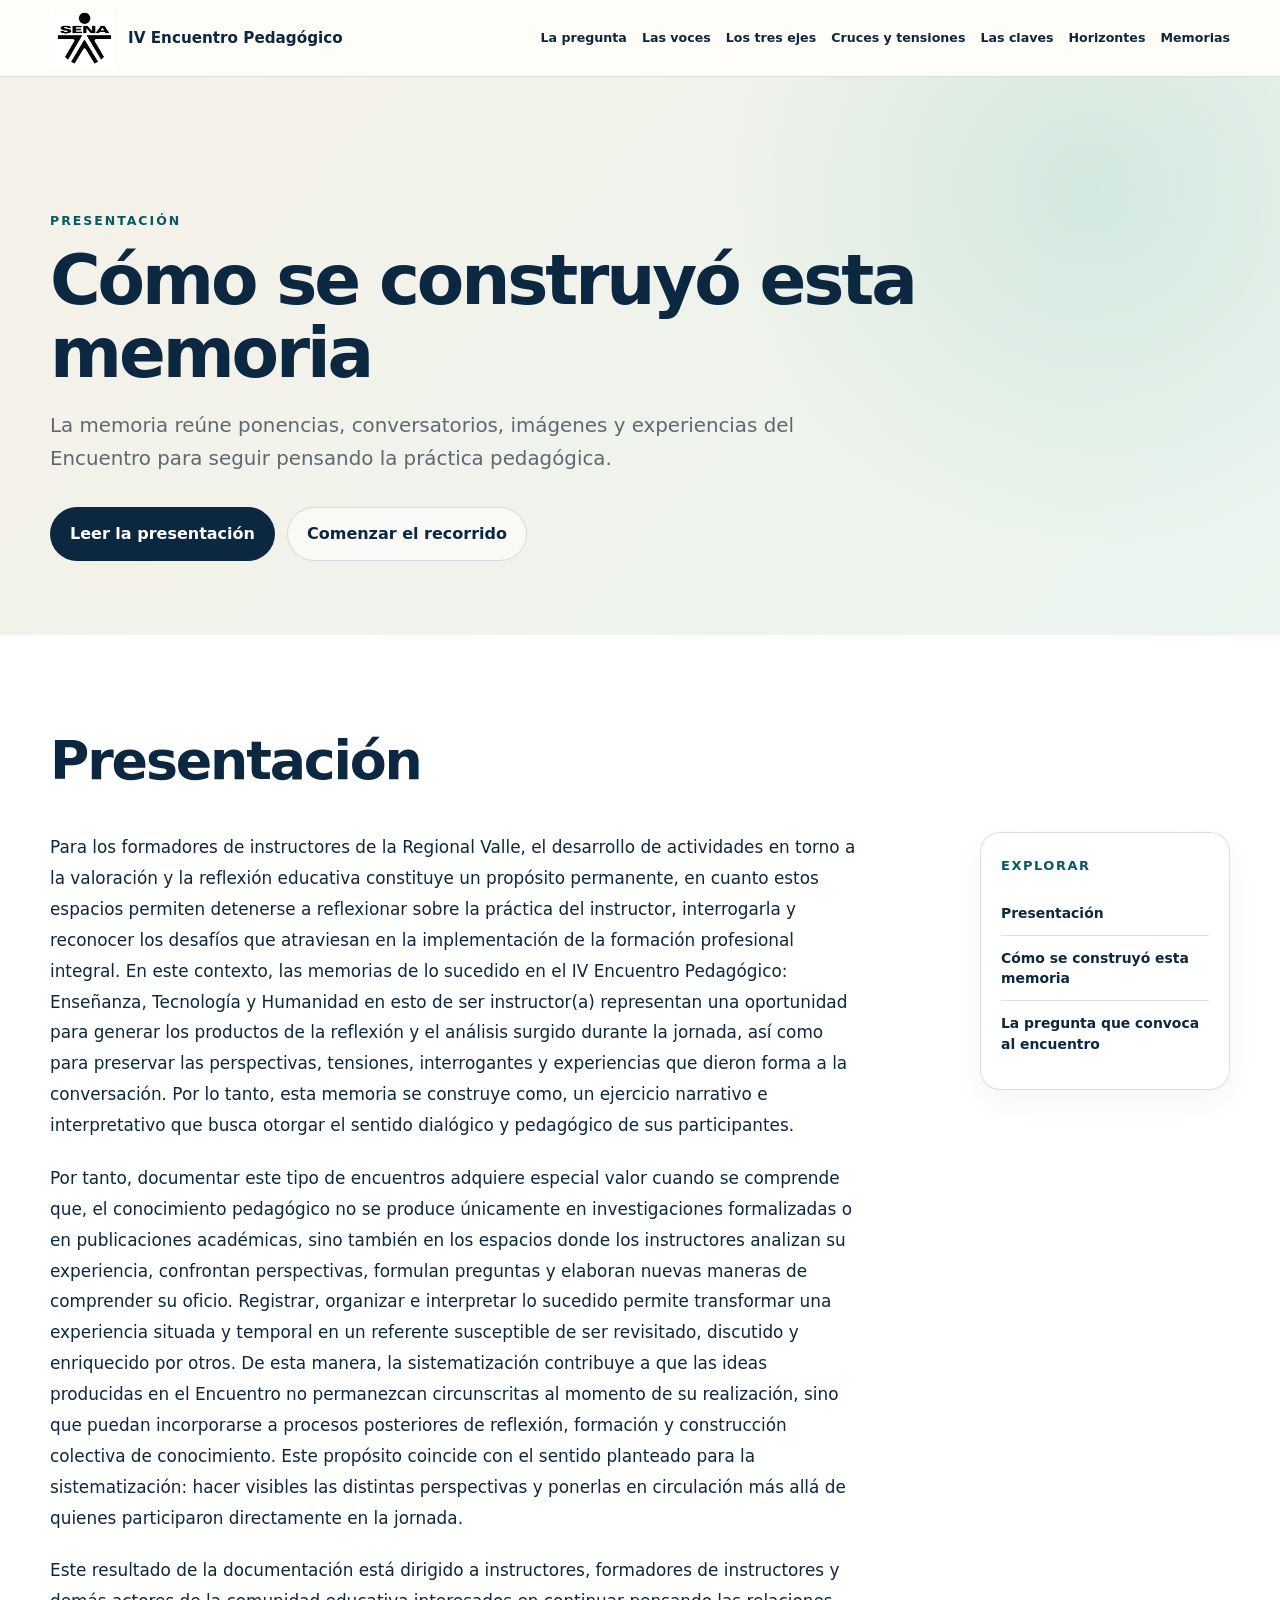
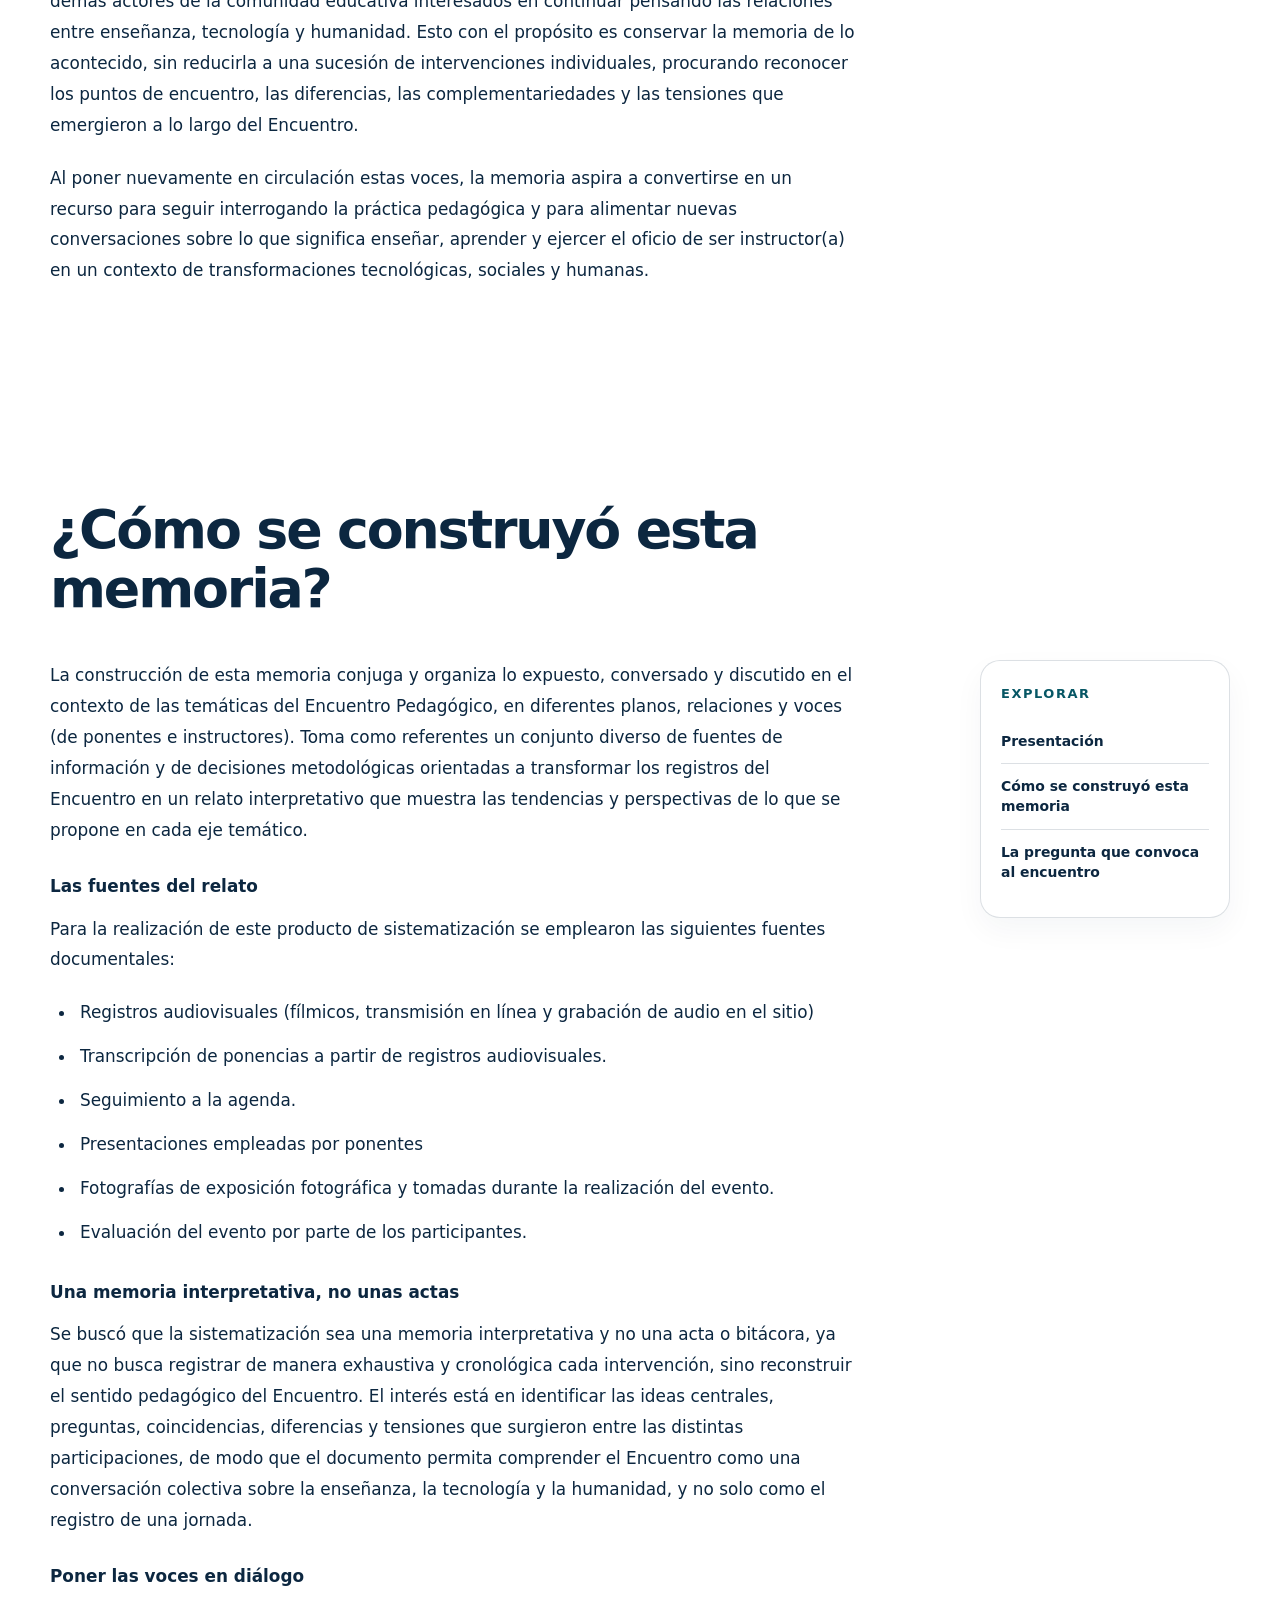
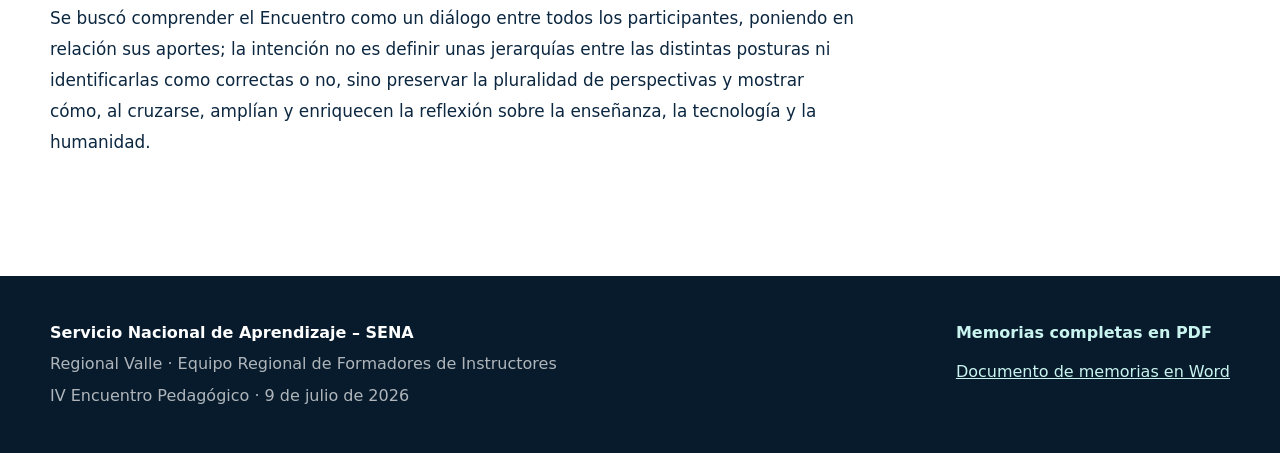
<file: como-se-construyo.html>
<!doctype html>
<html lang="es">
<head>
<meta charset="utf-8">
<meta name="viewport" content="width=device-width, initial-scale=1">
<meta name="theme-color" content="#0c2740">
<meta name="description" content="Presentación y fuentes utilizadas para la sistematización del IV Encuentro Pedagógico.">
<title>Presentación y construcción de la memoria | IV Encuentro Pedagógico · SENA Regional Valle</title>
<link rel="icon" href="assets/branding/logo-sena-negro.png" type="image/png">
<link rel="stylesheet" href="styles.css">
<script src="script.js" defer></script>
</head>
<body class="inner-page memory-site">
<a class="skip-link" href="#contenido">Saltar al contenido</a>
<header class="site-header"><div class="shell nav-wrap">
<a class="brand" href="index.html" aria-label="Ir al inicio">
<img class="brand-logo" src="assets/branding/logo-sena-negro.png" alt="SENA">
<span class="brand-text">IV Encuentro Pedagógico</span></a>
<button class="menu-toggle" type="button" aria-expanded="false" aria-controls="menu-principal">
<span></span><span></span><span></span><span class="sr-only">Abrir menú</span></button>
<nav id="menu-principal" class="main-nav" aria-label="Navegación principal"><a href="index.html#pregunta">La pregunta</a><a href="index.html#voces">Las voces</a><a href="index.html#ejes">Los tres ejes</a><a href="cruces-y-tensiones.html">Cruces y tensiones</a><a href="index.html#claves">Las claves</a><a href="index.html#horizontes">Horizontes</a><a href="memorias.html">Memorias</a></nav>
</div></header><main id="contenido">
<section class="inner-hero memory-inner-hero"><div class="shell">
<p class="section-tag">Presentación</p>
<h1>Cómo se construyó esta memoria</h1>
<p class="inner-lead">La memoria reúne ponencias, conversatorios, imágenes y experiencias del Encuentro para seguir pensando la práctica pedagógica.</p>
<div class="page-jump"><a class="button button-primary" href="#presentacion">Leer la presentación</a><a class="button button-secondary" href="index.html#pregunta">Comenzar el recorrido</a></div></div></section><section class="memory-chapter" id="presentacion"><div class="shell">
 <header class="chapter-heading"><h2>Presentación</h2></header>
 <div class="memory-reading-grid"><div class="memory-prose"><p>Para los formadores de instructores de la Regional Valle, el desarrollo de actividades en torno a la valoración y la reflexión educativa constituye un propósito permanente, en cuanto estos espacios permiten detenerse a reflexionar sobre la práctica del instructor, interrogarla y reconocer los desafíos que atraviesan en la implementación de la formación profesional integral. En este contexto, las memorias de lo sucedido en el IV Encuentro Pedagógico: Enseñanza, Tecnología y Humanidad en esto de ser instructor(a) representan una oportunidad para generar los productos de la reflexión y el análisis surgido durante la jornada, así como para preservar las perspectivas, tensiones, interrogantes y experiencias que dieron forma a la conversación. Por lo tanto, esta memoria se construye como, un ejercicio narrativo e interpretativo que busca otorgar el sentido dialógico y pedagógico de sus participantes.</p>
<p>Por tanto, documentar este tipo de encuentros adquiere especial valor cuando se comprende que, el conocimiento pedagógico no se produce únicamente en investigaciones formalizadas o en publicaciones académicas, sino también en los espacios donde los instructores analizan su experiencia, confrontan perspectivas, formulan preguntas y elaboran nuevas maneras de comprender su oficio. Registrar, organizar e interpretar lo sucedido permite transformar una experiencia situada y temporal en un referente susceptible de ser revisitado, discutido y enriquecido por otros. De esta manera, la sistematización contribuye a que las ideas producidas en el Encuentro no permanezcan circunscritas al momento de su realización, sino que puedan incorporarse a procesos posteriores de reflexión, formación y construcción colectiva de conocimiento. Este propósito coincide con el sentido planteado para la sistematización: hacer visibles las distintas perspectivas y ponerlas en circulación más allá de quienes participaron directamente en la jornada.</p>
<p>Este resultado de la documentación está dirigido a instructores, formadores de instructores y demás actores de la comunidad educativa interesados en continuar pensando las relaciones entre enseñanza, tecnología y humanidad. Esto con el propósito es conservar la memoria de lo acontecido, sin reducirla a una sucesión de intervenciones individuales, procurando reconocer los puntos de encuentro, las diferencias, las complementariedades y las tensiones que emergieron a lo largo del Encuentro.</p>
<p>Al poner nuevamente en circulación estas voces, la memoria aspira a convertirse en un recurso para seguir interrogando la práctica pedagógica y para alimentar nuevas conversaciones sobre lo que significa enseñar, aprender y ejercer el oficio de ser instructor(a) en un contexto de transformaciones tecnológicas, sociales y humanas.</p></div>
 <aside><nav class="chapter-toc" aria-label="Navegación documental"><strong>Explorar</strong>
 <ul><li><a href="#presentacion">Presentación</a></li><li><a href="#construccion">Cómo se construyó esta memoria</a></li>
 <li><a href="index.html#pregunta">La pregunta que convoca al encuentro</a></li></ul></nav></aside></div></div></section><section class="memory-chapter" id="construccion"><div class="shell">
 <header class="chapter-heading"><h2>¿Cómo se construyó esta memoria?</h2></header>
 <div class="memory-reading-grid"><div class="memory-prose"><p>La construcción de esta memoria conjuga y organiza lo expuesto, conversado y discutido en el contexto de las temáticas del Encuentro Pedagógico, en diferentes planos, relaciones y voces (de ponentes e instructores). Toma como referentes un conjunto diverso de fuentes de información y de decisiones metodológicas orientadas a transformar los registros del Encuentro en un relato interpretativo que muestra las tendencias y perspectivas de lo que se propone en cada eje temático.</p>
<p class="memory-short">Las fuentes del relato</p>
<p>Para la realización de este producto de sistematización se emplearon las siguientes fuentes documentales:</p>
<ul class="memory-list">
<li>Registros audiovisuales (fílmicos, transmisión en línea y grabación de audio en el sitio)</li>
<li>Transcripción de ponencias a partir de registros audiovisuales.</li>
<li>Seguimiento a la agenda.</li>
<li>Presentaciones empleadas por ponentes</li>
<li>Fotografías de exposición fotográfica y tomadas durante la realización del evento.</li>
<li>Evaluación del evento por parte de los participantes.</li>
</ul>
<p class="memory-short">Una memoria interpretativa, no unas actas</p>
<p>Se buscó que la sistematización sea una memoria interpretativa y no una acta o bitácora, ya que no busca registrar de manera exhaustiva y cronológica cada intervención, sino reconstruir el sentido pedagógico del Encuentro. El interés está en identificar las ideas centrales, preguntas, coincidencias, diferencias y tensiones que surgieron entre las distintas participaciones, de modo que el documento permita comprender el Encuentro como una conversación colectiva sobre la enseñanza, la tecnología y la humanidad, y no solo como el registro de una jornada.</p>
<p class="memory-short">Poner las voces en diálogo</p>
<p>Se buscó comprender el Encuentro como un diálogo entre todos los participantes, poniendo en relación sus aportes; la intención no es definir unas jerarquías entre las distintas posturas ni identificarlas como correctas o no, sino preservar la pluralidad de perspectivas y mostrar cómo, al cruzarse, amplían y enriquecen la reflexión sobre la enseñanza, la tecnología y la humanidad.</p></div>
 <aside><nav class="chapter-toc" aria-label="Navegación documental"><strong>Explorar</strong>
 <ul><li><a href="#presentacion">Presentación</a></li><li><a href="#construccion">Cómo se construyó esta memoria</a></li>
 <li><a href="index.html#pregunta">La pregunta que convoca al encuentro</a></li></ul></nav></aside></div></div></section></main>
<footer class="site-footer"><div class="shell footer-grid">
<div><strong>Servicio Nacional de Aprendizaje – SENA</strong>
<p>Regional Valle · Equipo Regional de Formadores de Instructores</p>
<p>IV Encuentro Pedagógico · 9 de julio de 2026</p></div>
<div><a class="footer-download" href="docs/memoria-iv-encuentro-pedagogico.pdf">Memorias completas en PDF</a>
<p><a href="docs/memorias-iv-encuentro-pedagogico.docx" download>Documento de memorias en Word</a></p></div>
</div></footer></body></html>
</file>
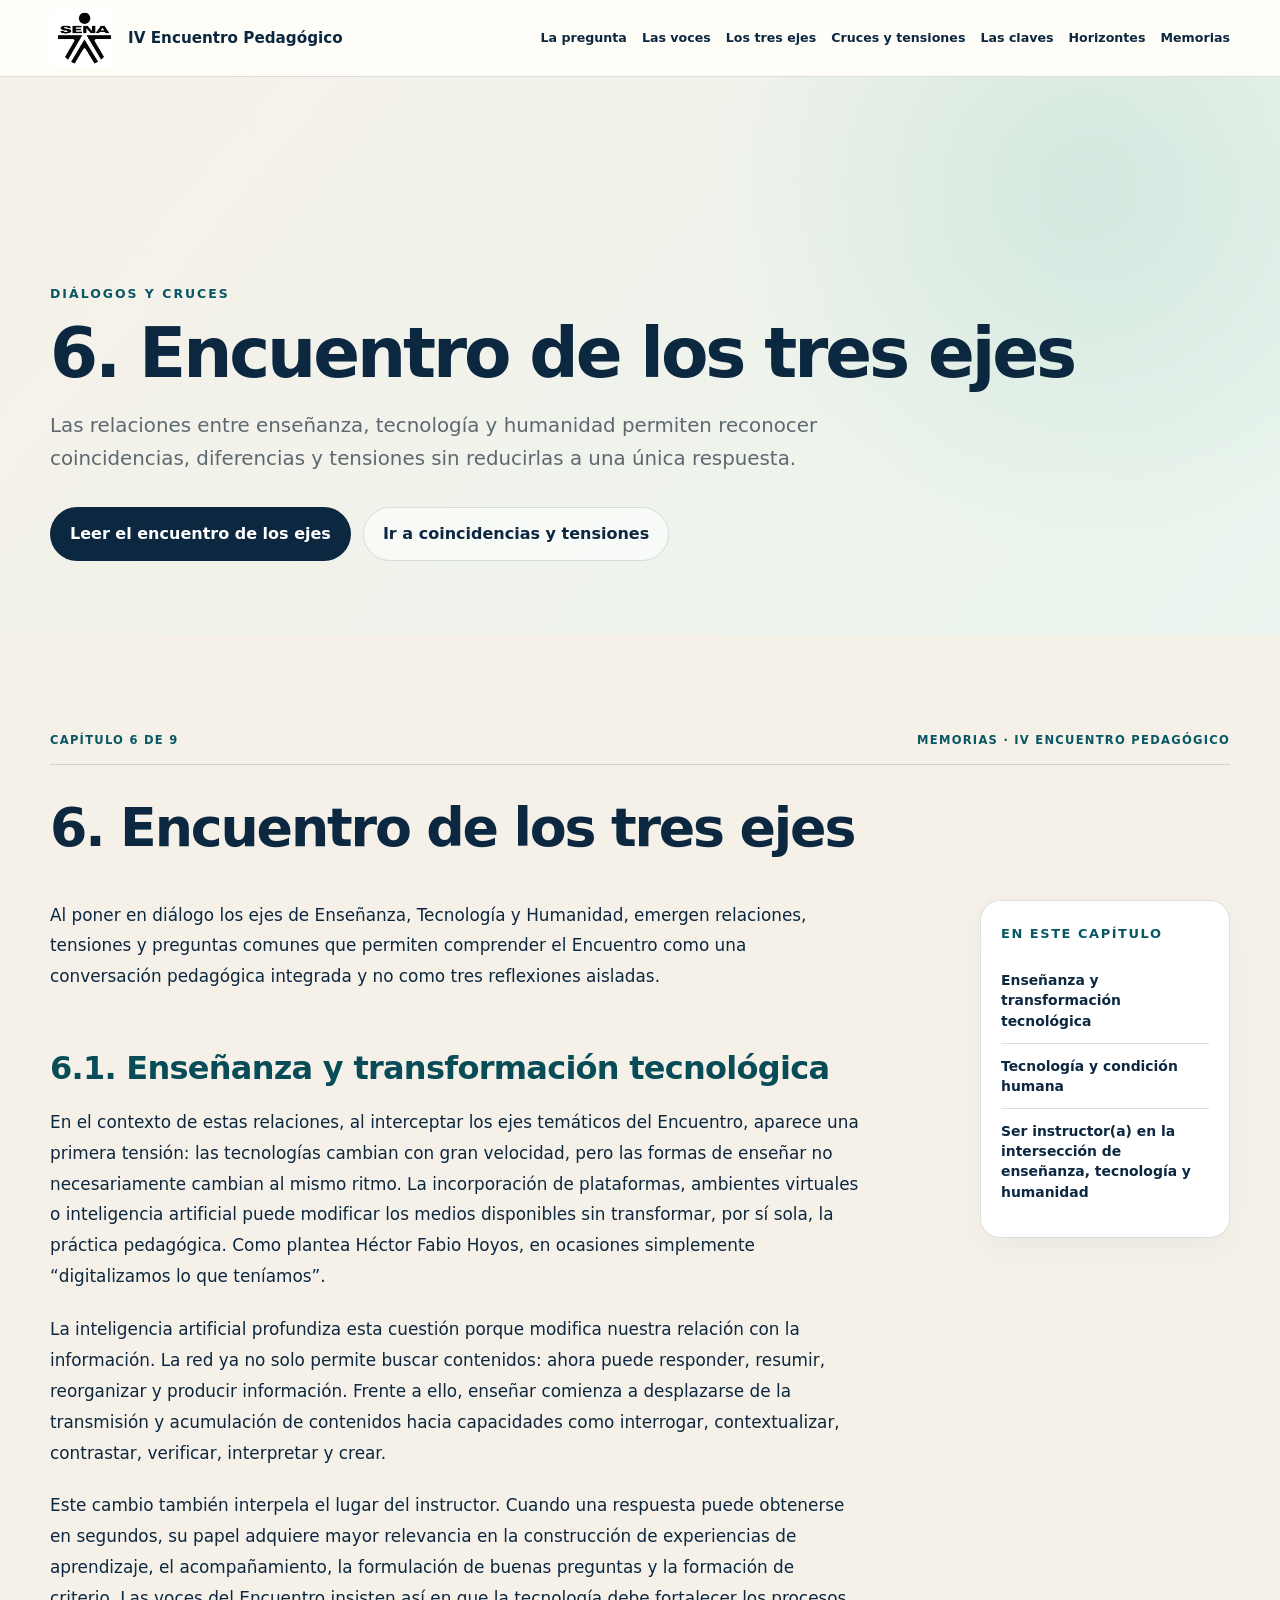
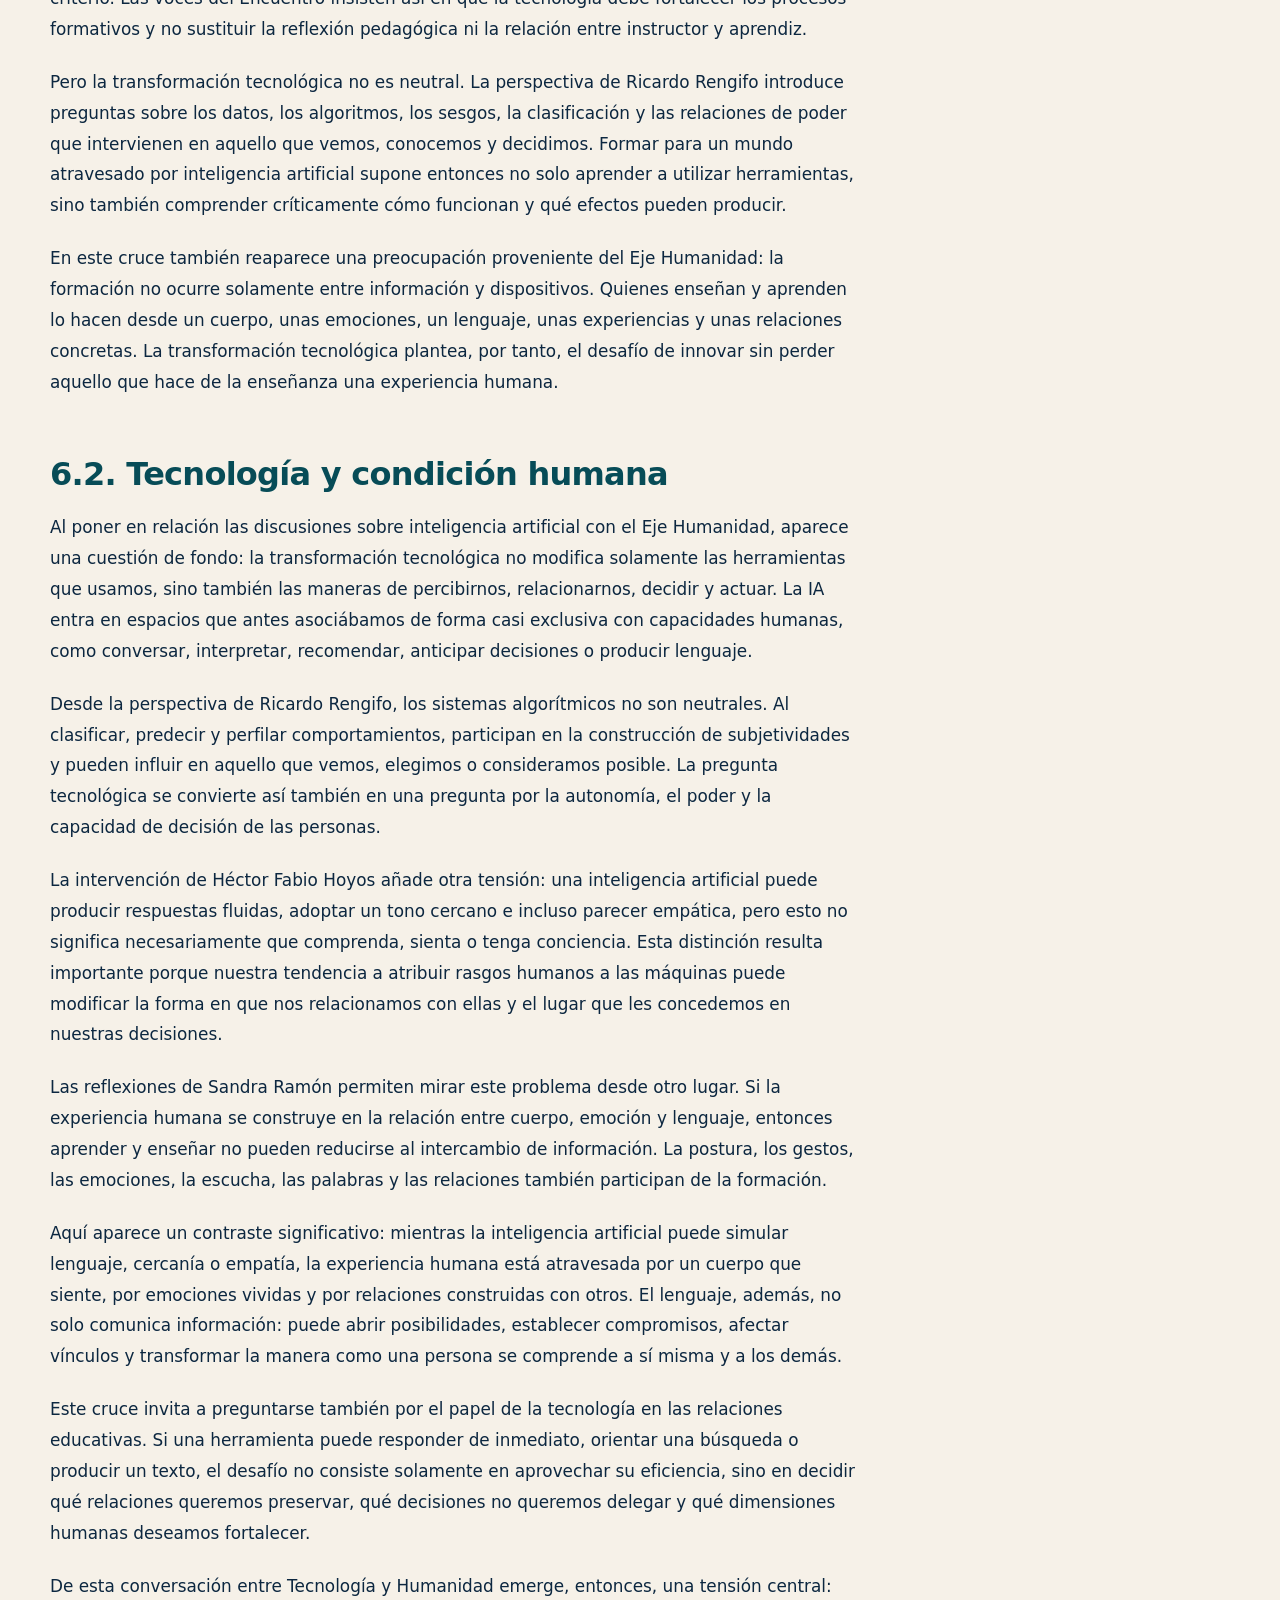
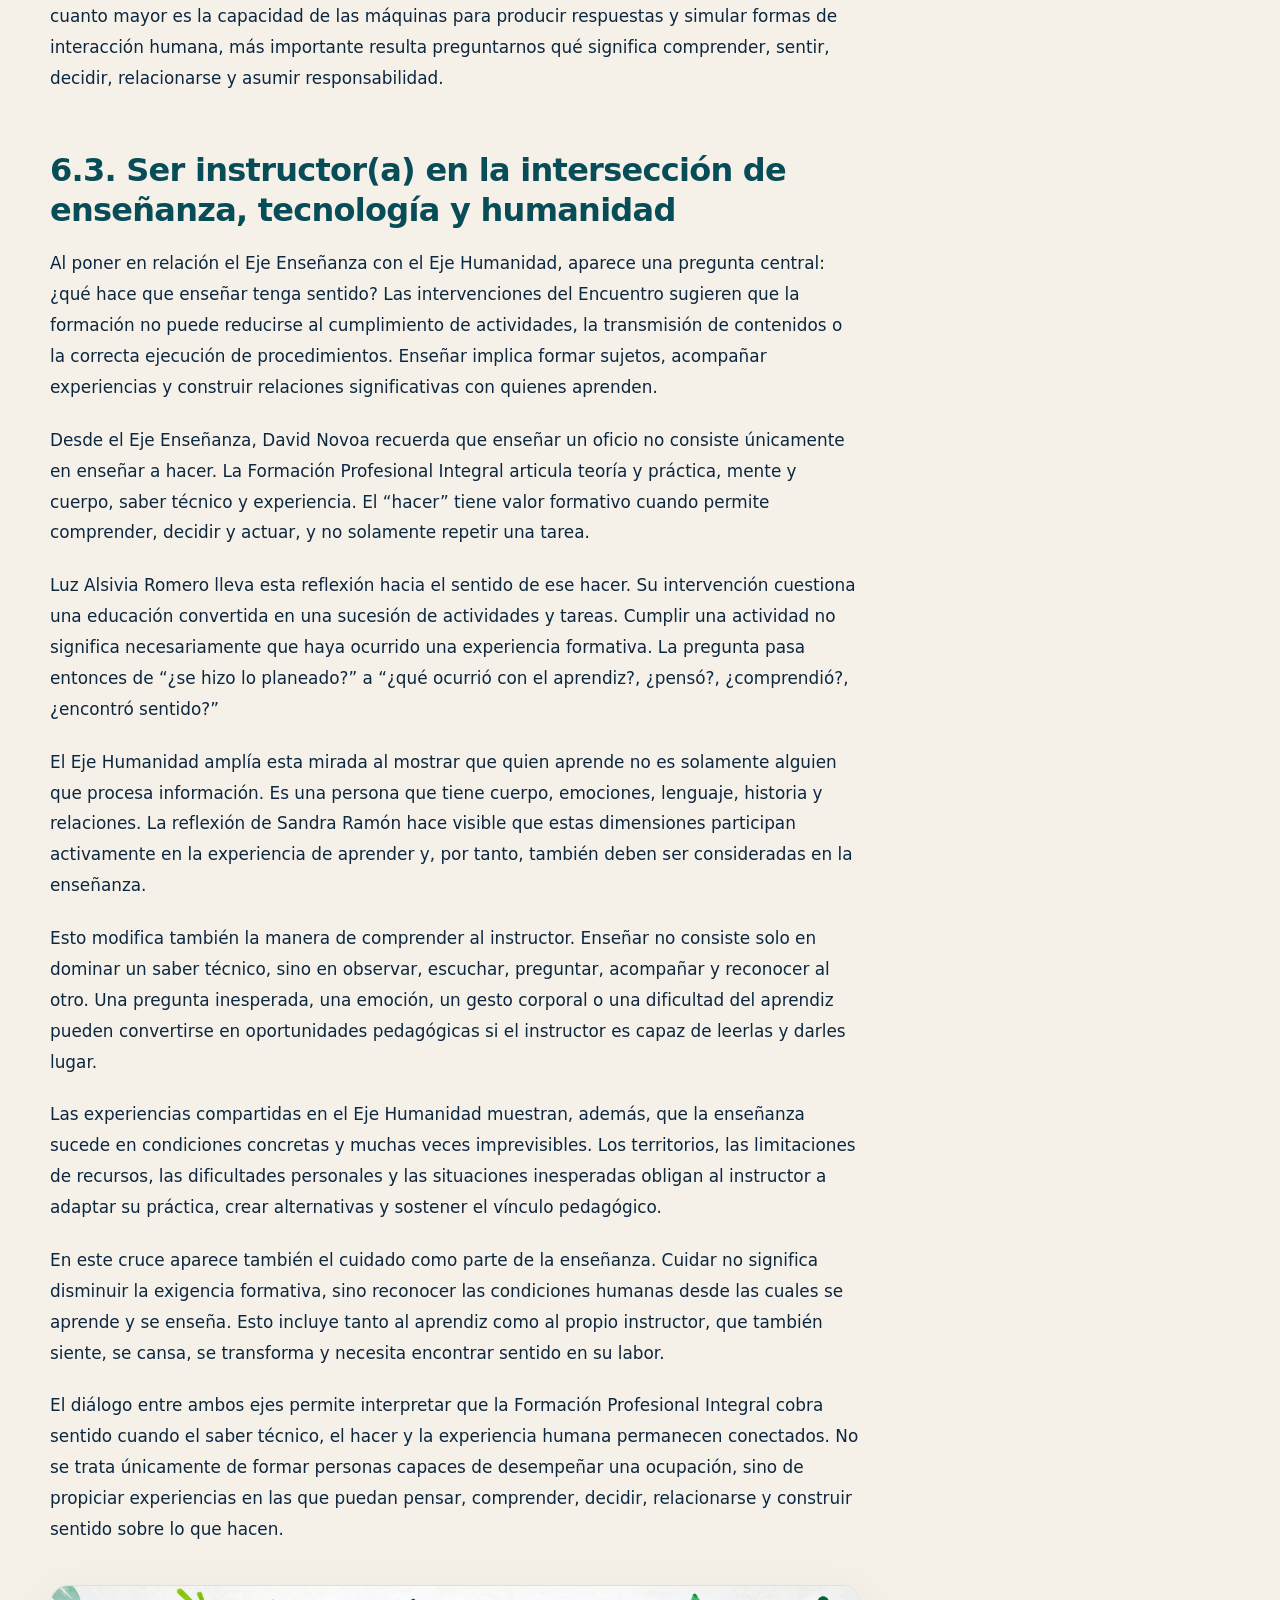
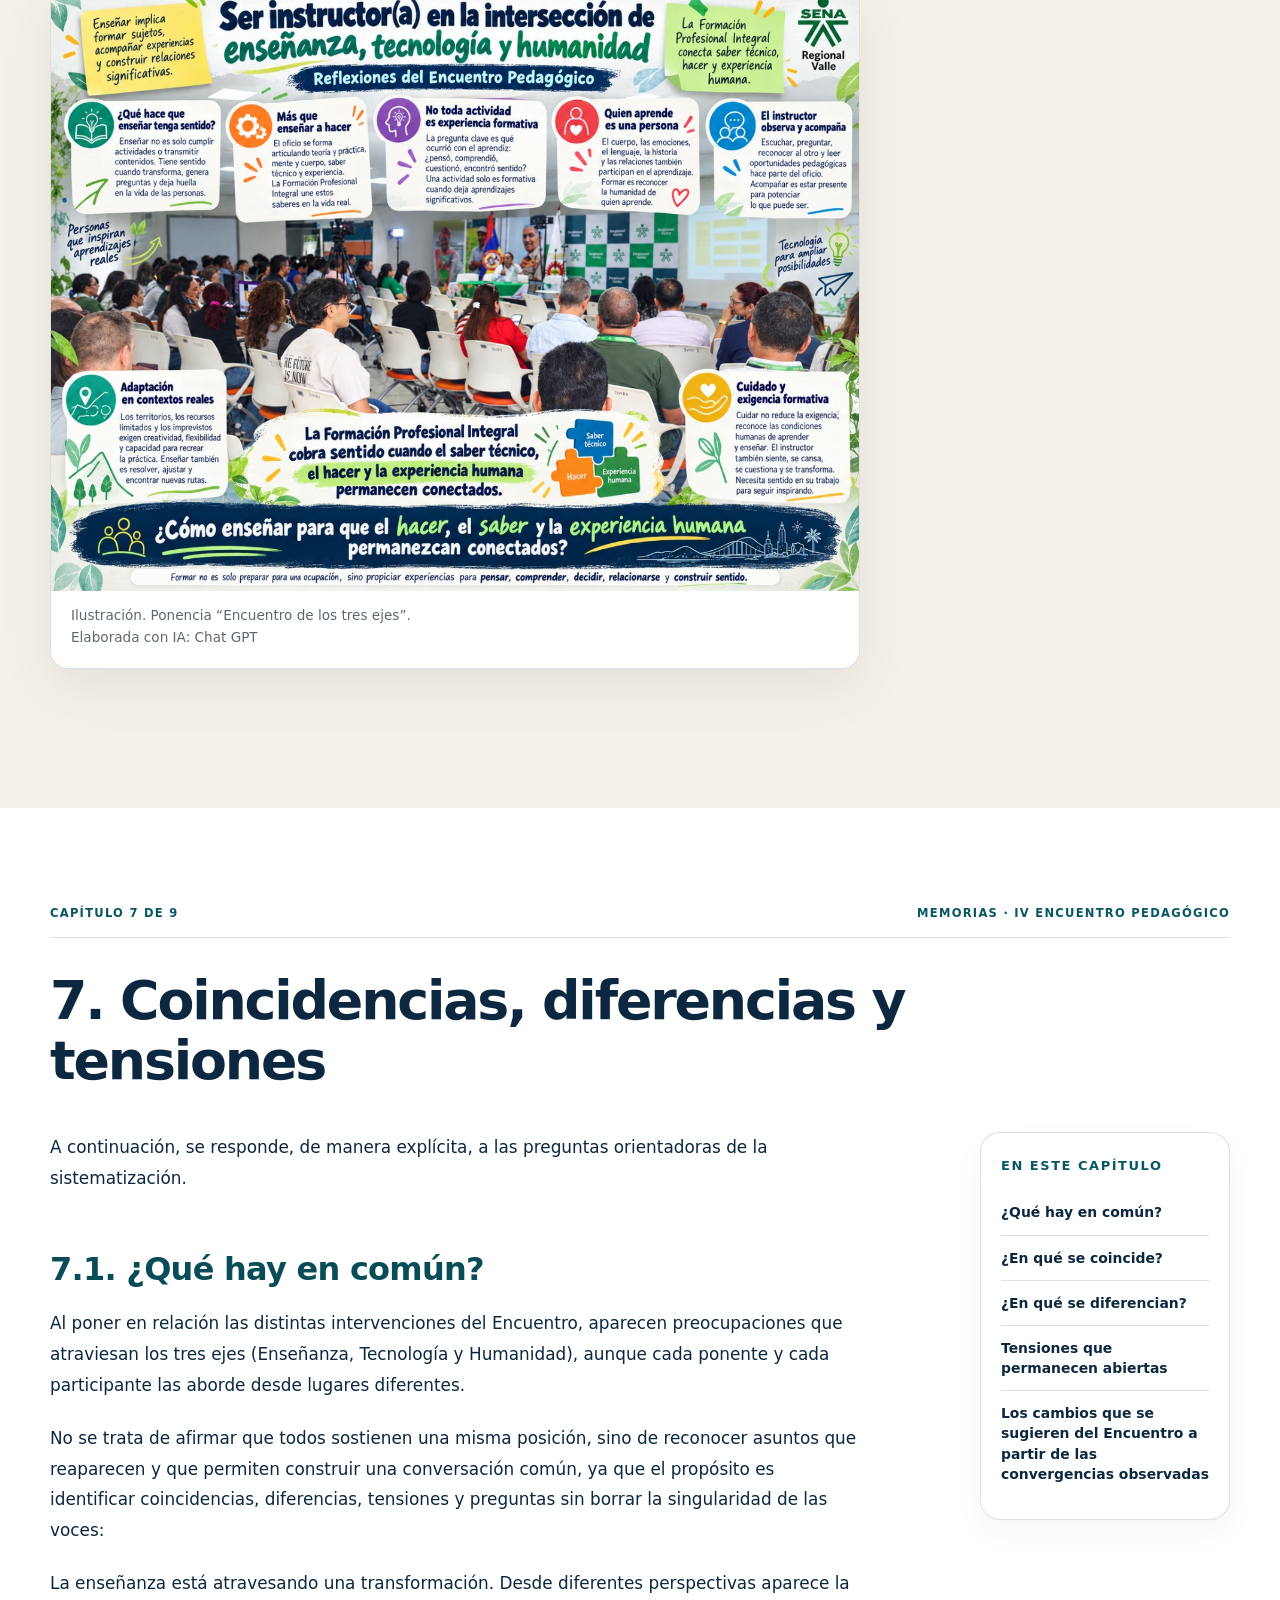
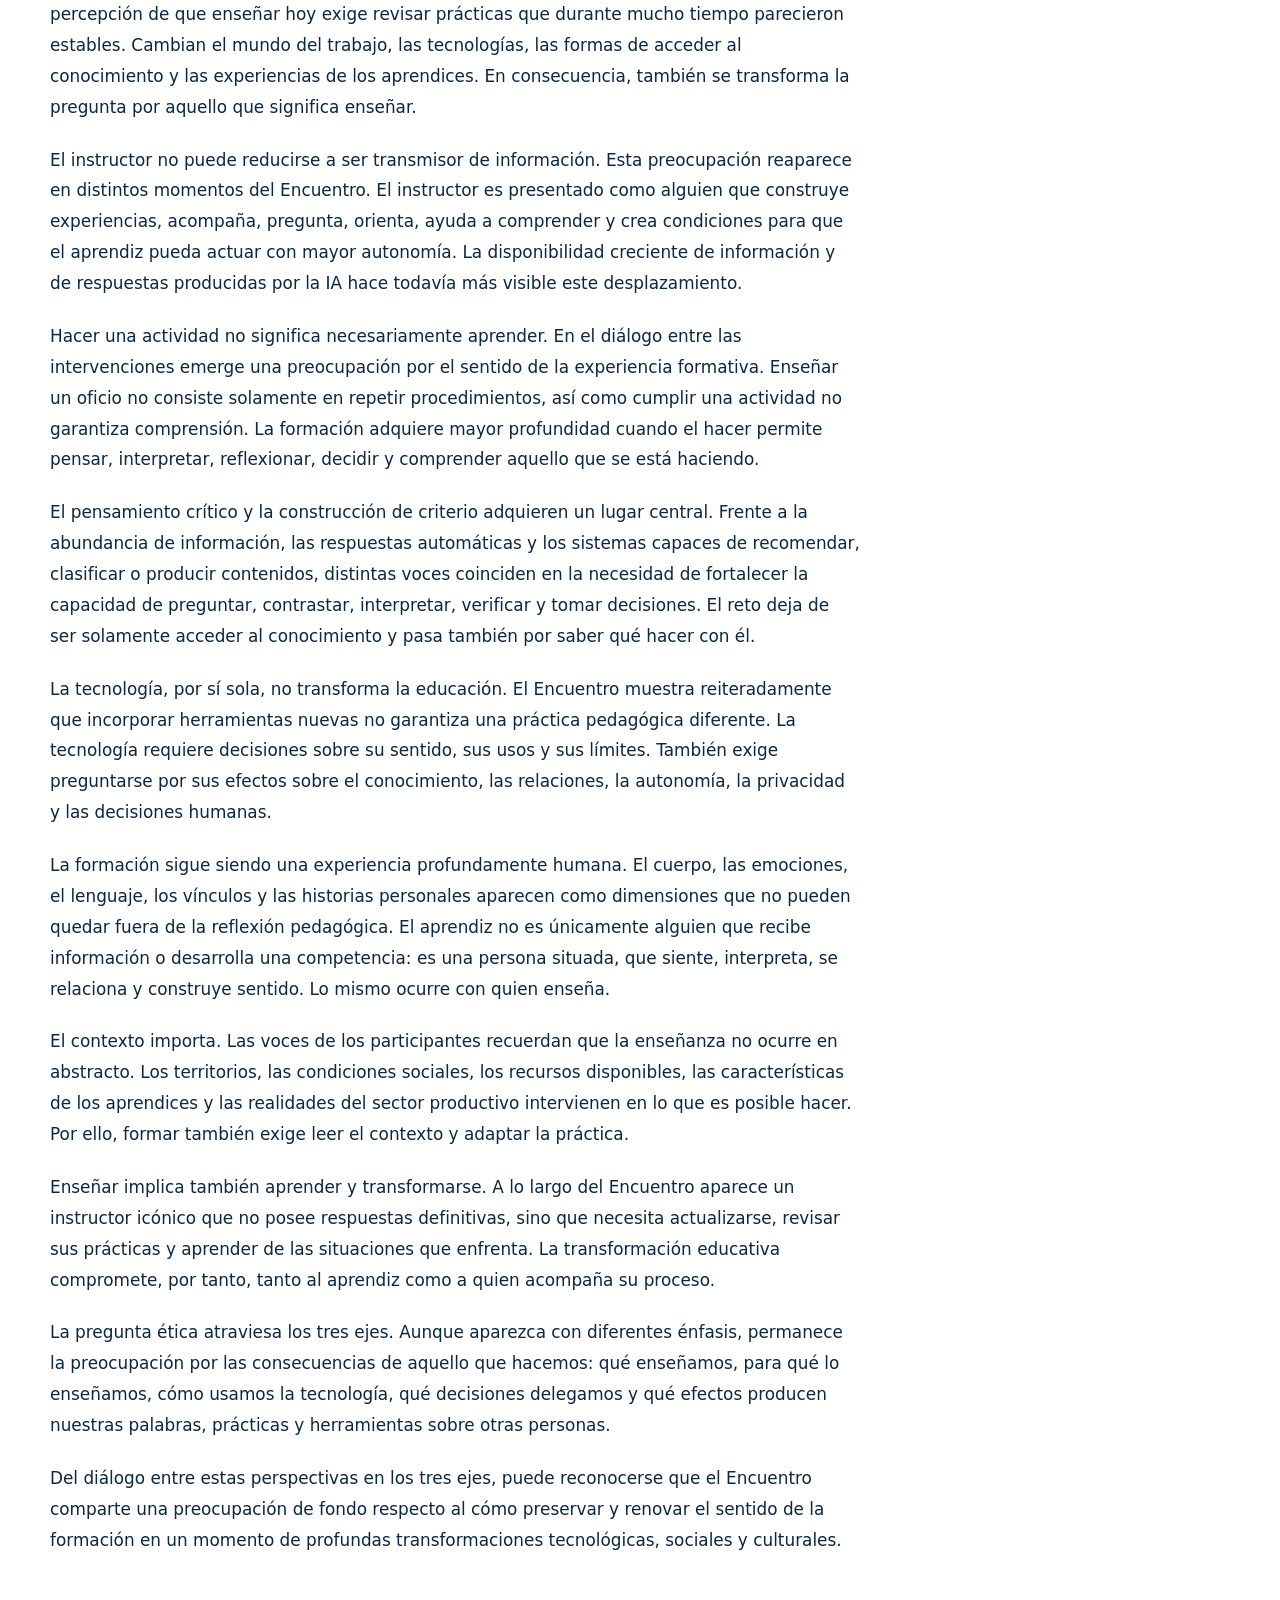
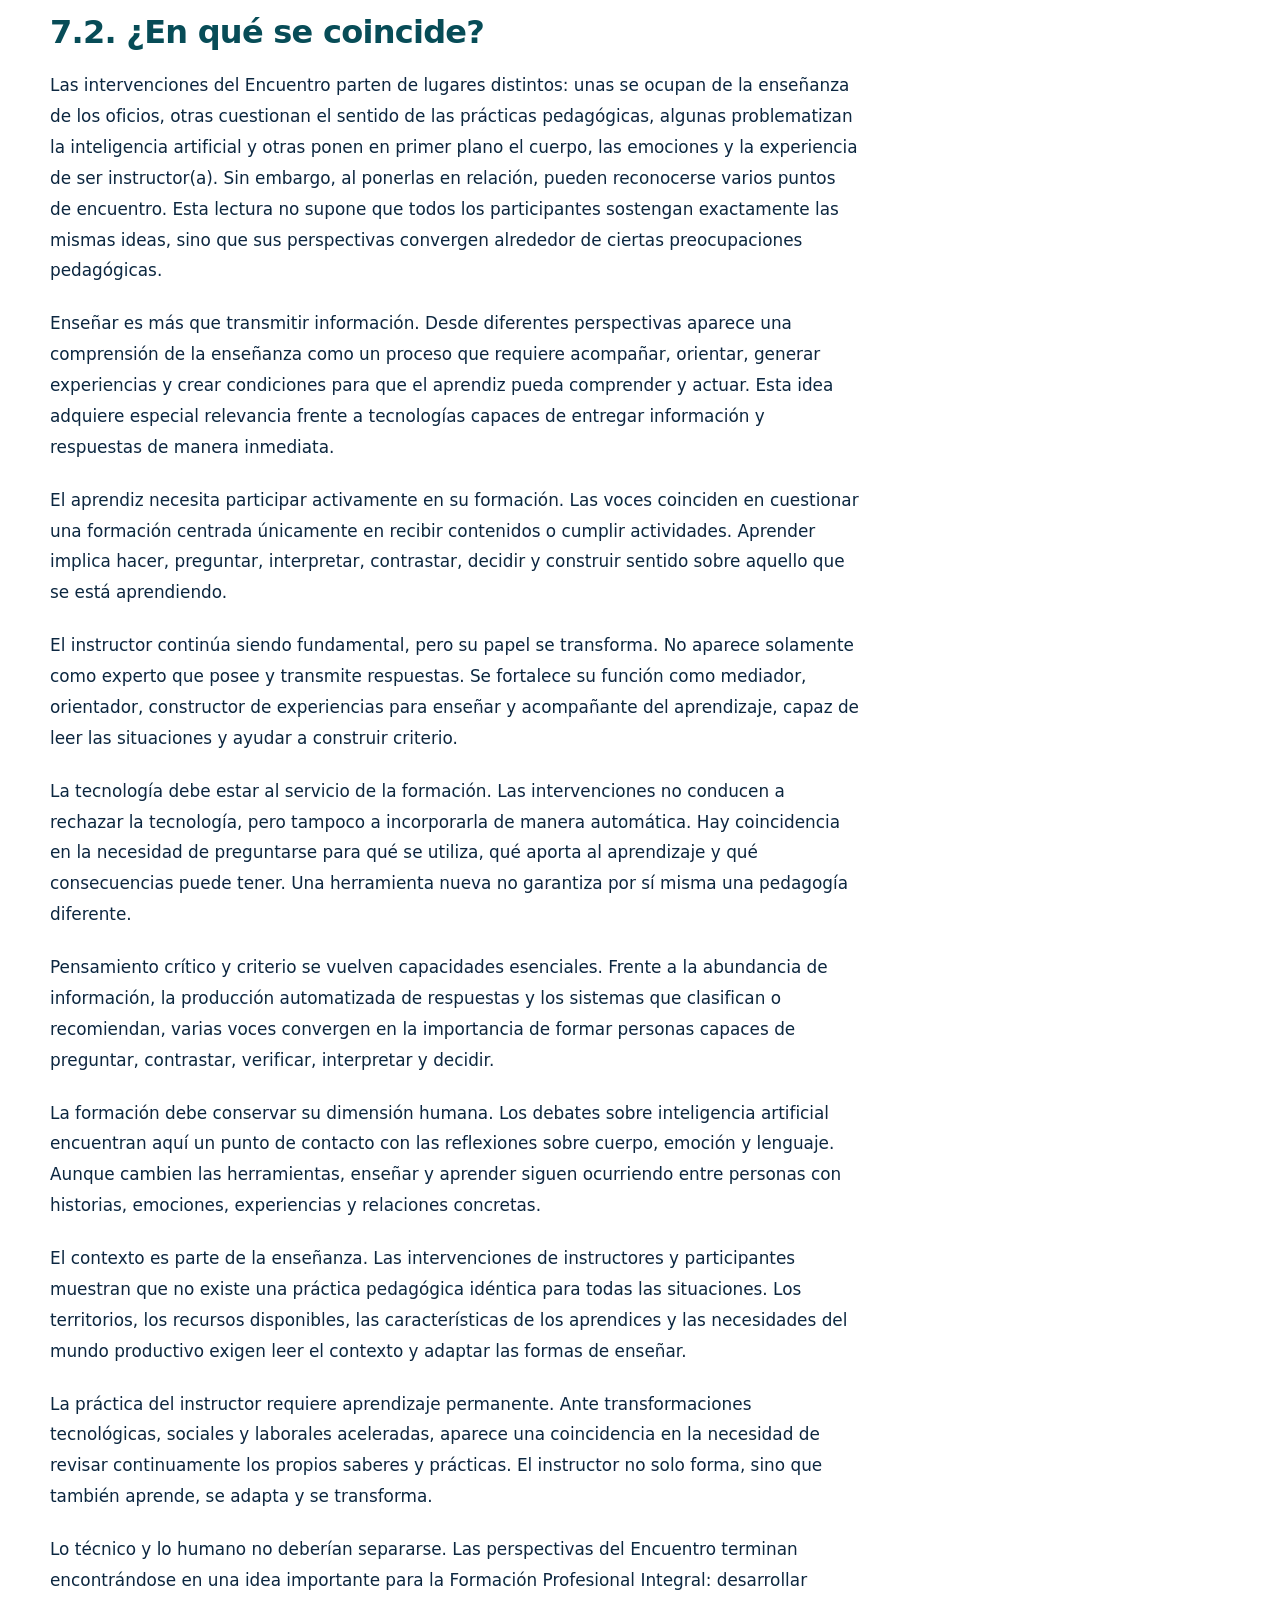
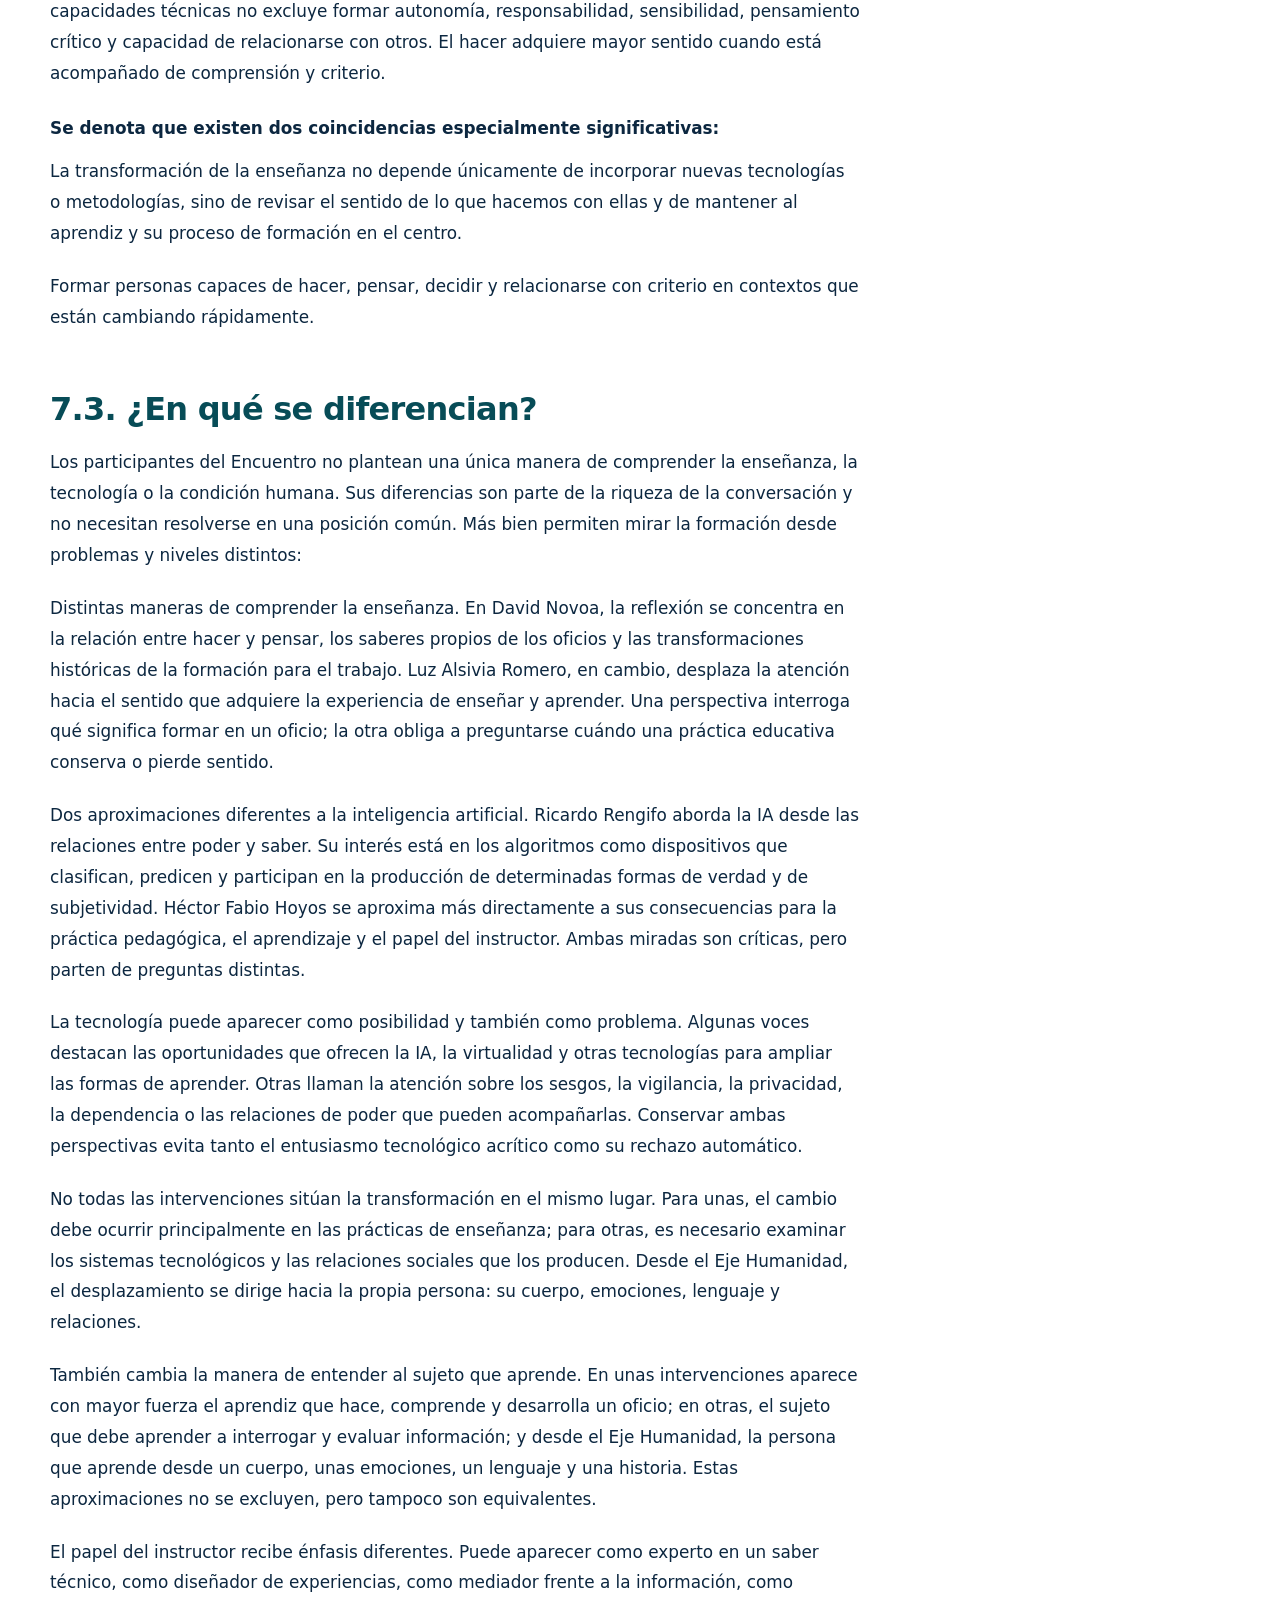
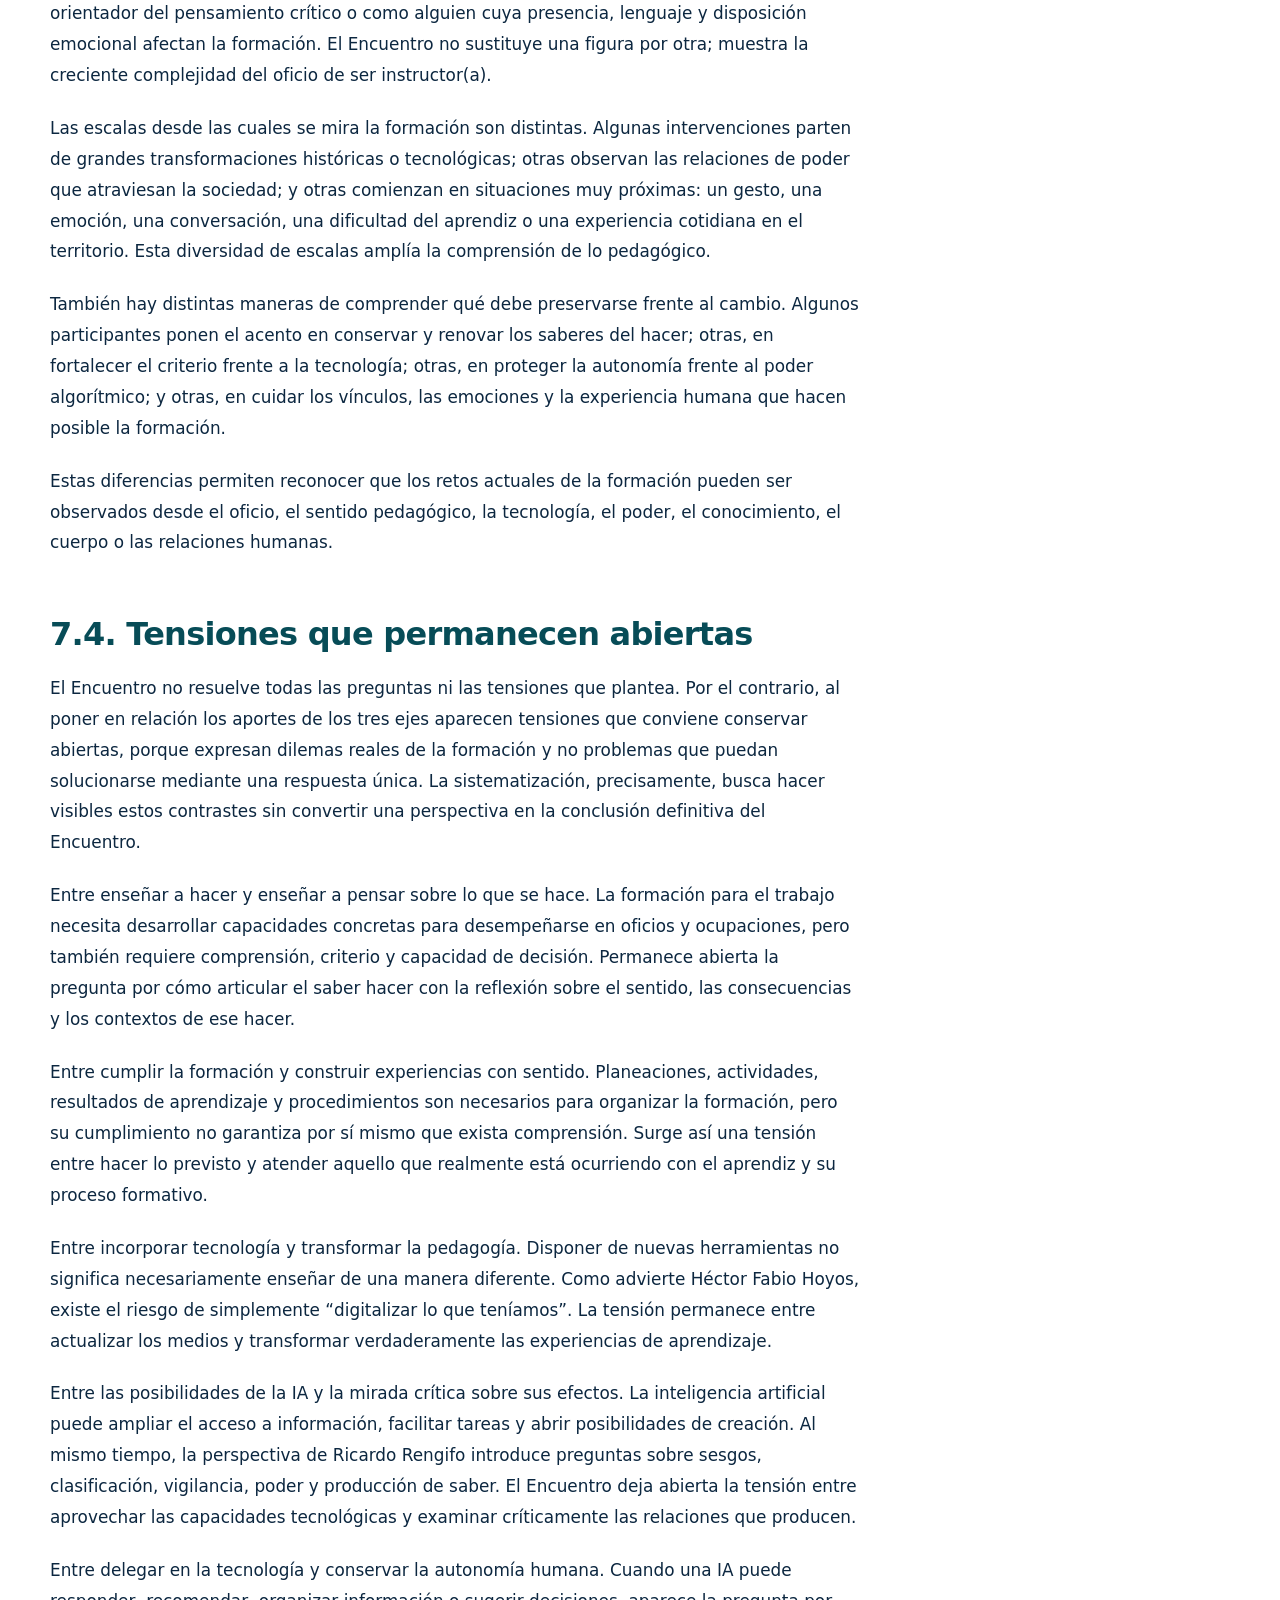
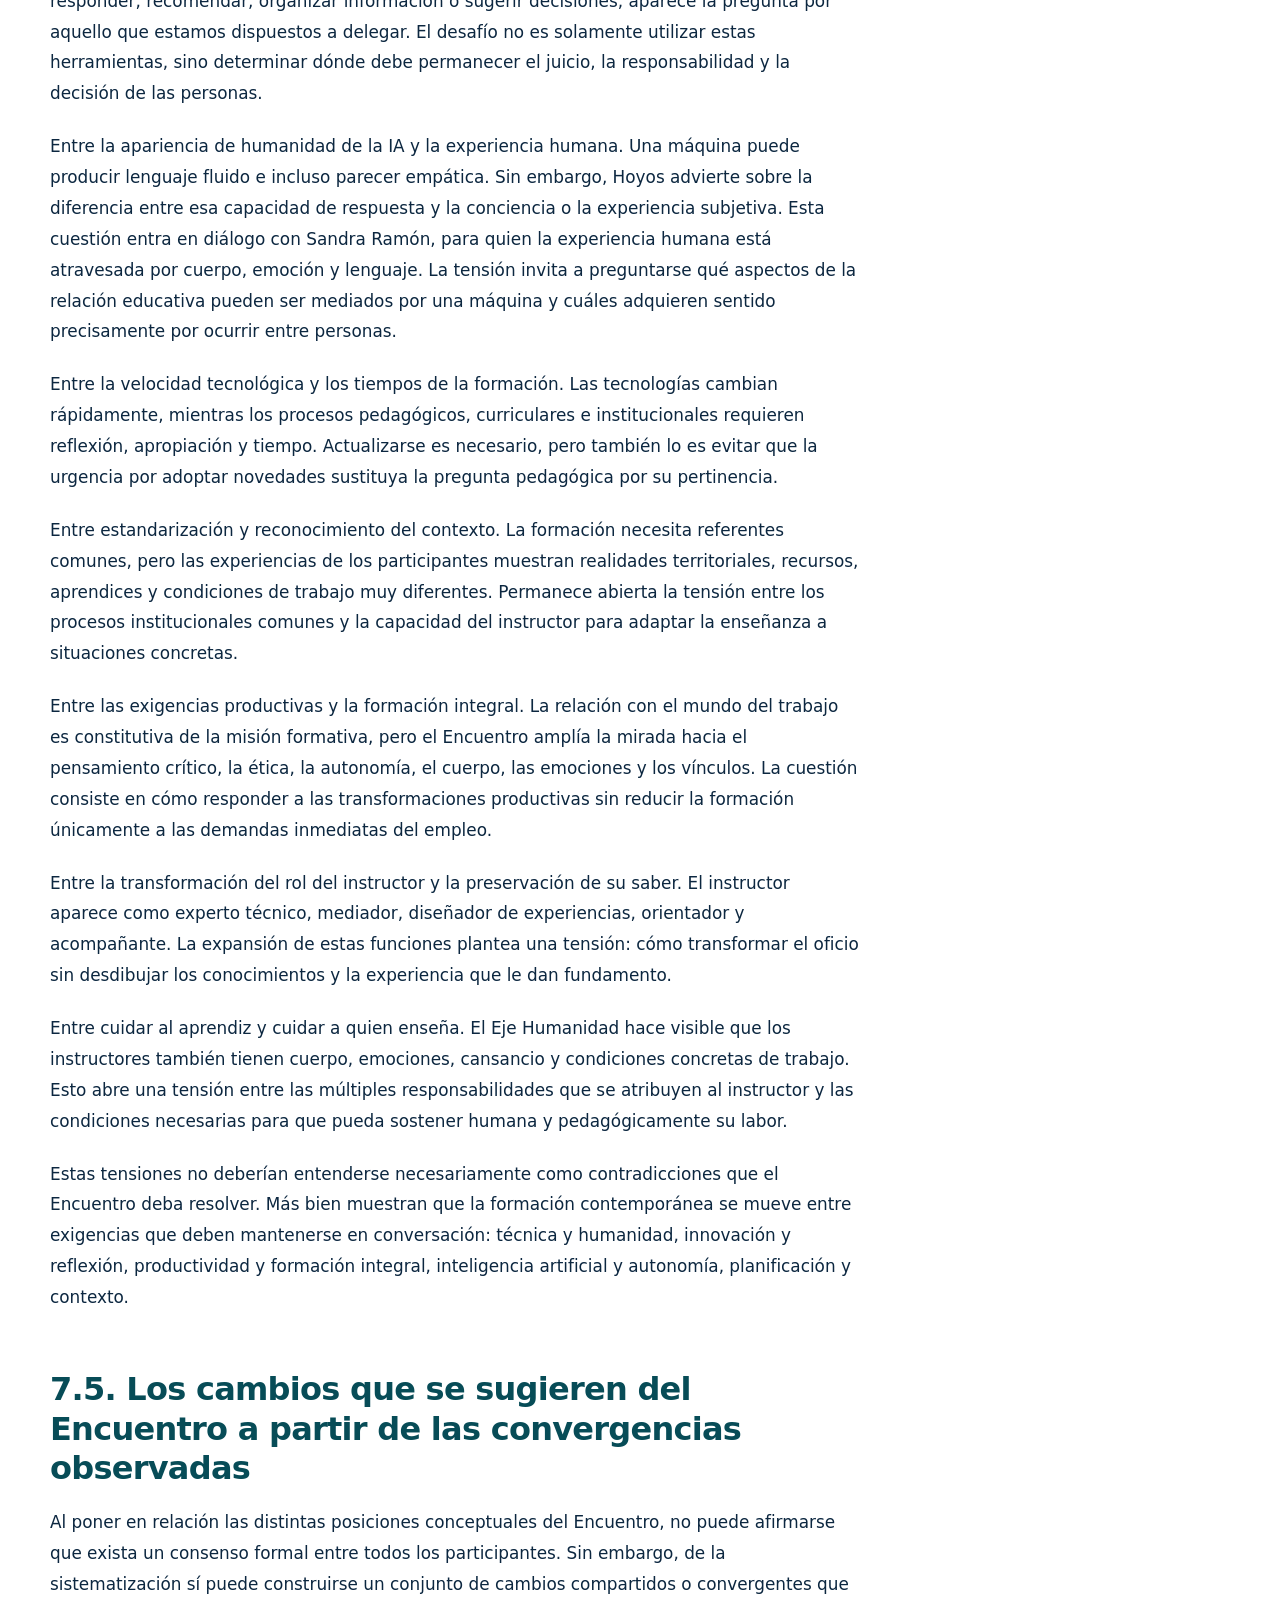
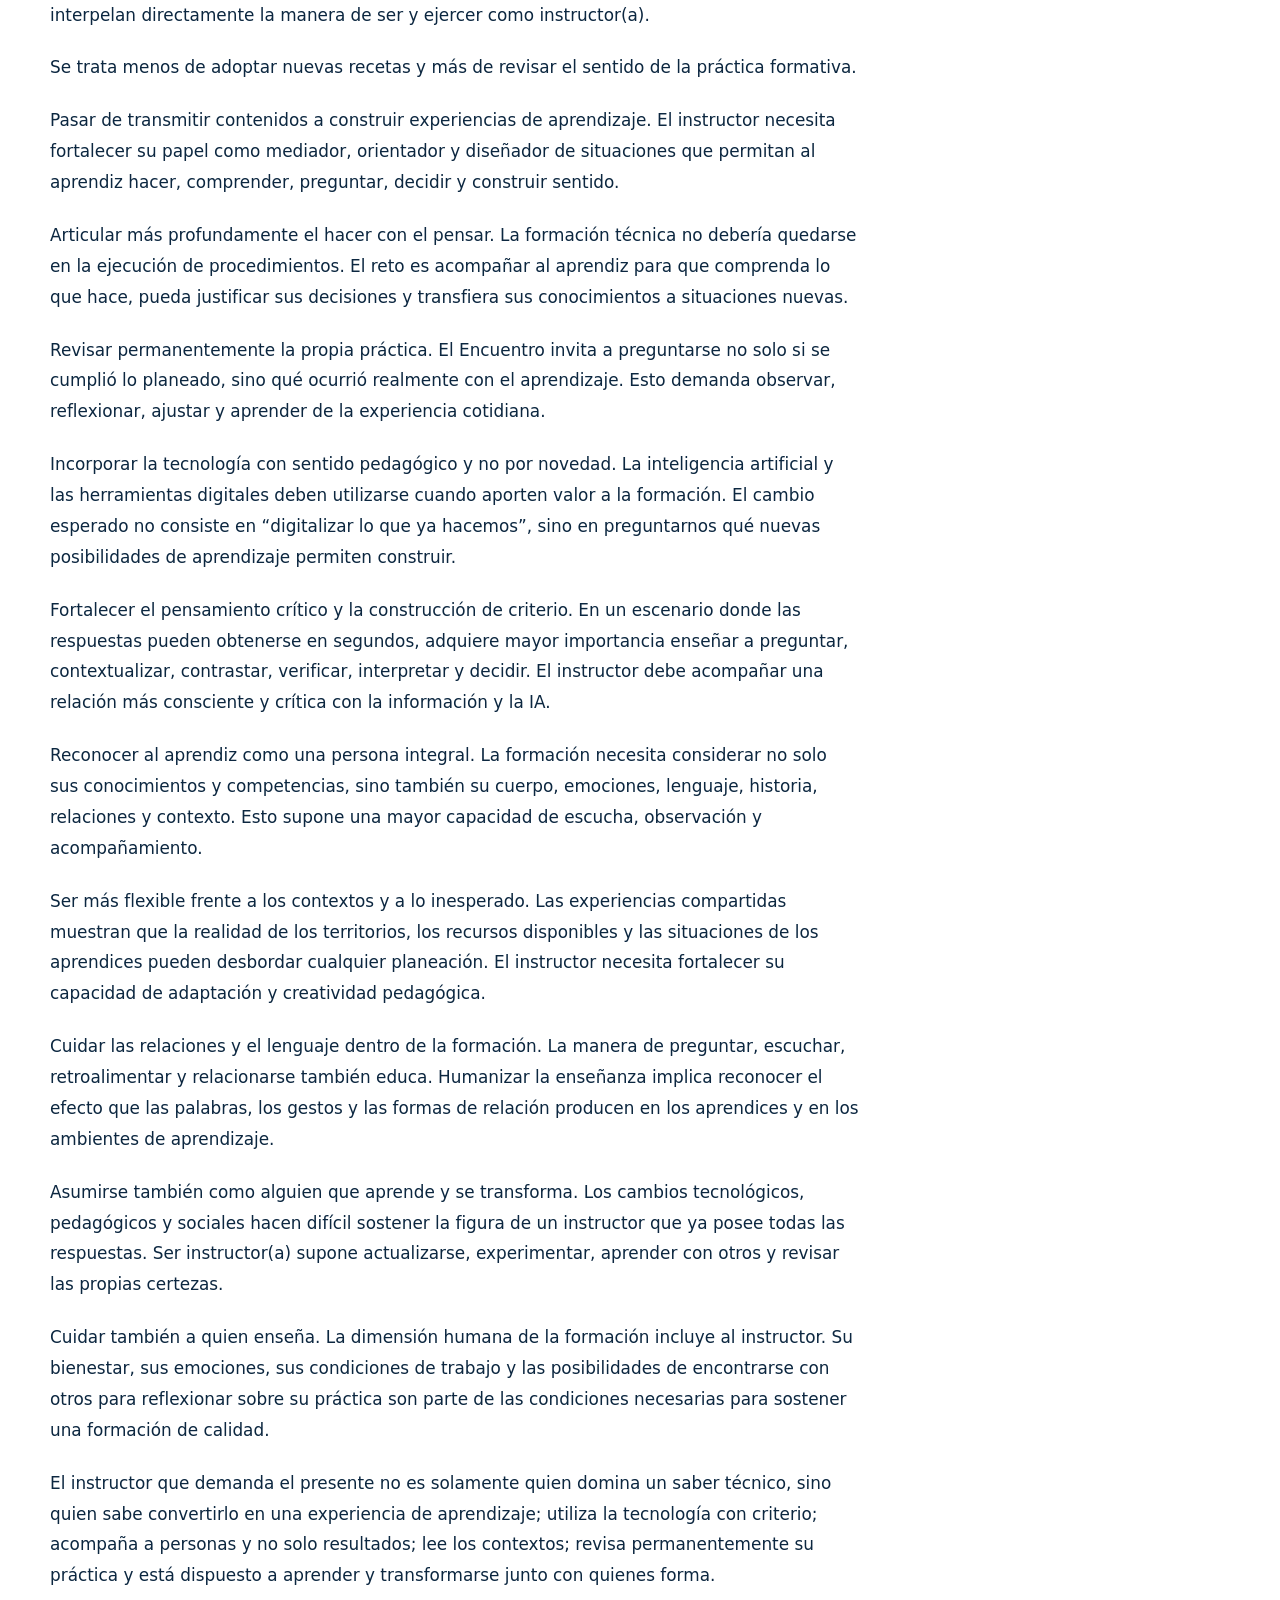
<file: cruces-y-tensiones.html>
<!doctype html>
<html lang="es">
<head>
<meta charset="utf-8">
<meta name="viewport" content="width=device-width, initial-scale=1">
<meta name="theme-color" content="#0c2740">
<meta name="description" content="Cruces y tensiones en las memorias del IV Encuentro Pedagógico">
<title>Encuentro de los tres ejes · Coincidencias, diferencias y tensiones | IV Encuentro Pedagógico · SENA Regional Valle</title>
<link rel="icon" href="assets/branding/logo-sena-negro.png" type="image/png">
<link rel="stylesheet" href="styles.css">
<script src="script.js" defer></script>
</head>
<body class="inner-page memory-site">
<a class="skip-link" href="#contenido">Saltar al contenido</a>
<header class="site-header"><div class="shell nav-wrap">
<a class="brand" href="index.html" aria-label="Ir al inicio">
<img class="brand-logo" src="assets/branding/logo-sena-negro.png" alt="SENA">
<span class="brand-text">IV Encuentro Pedagógico</span></a>
<button class="menu-toggle" type="button" aria-expanded="false" aria-controls="menu-principal">
<span></span><span></span><span></span><span class="sr-only">Abrir menú</span></button>
<nav id="menu-principal" class="main-nav" aria-label="Navegación principal"><a href="index.html#pregunta">La pregunta</a><a href="index.html#voces">Las voces</a><a href="index.html#ejes">Los tres ejes</a><a href="cruces-y-tensiones.html">Cruces y tensiones</a><a href="index.html#claves">Las claves</a><a href="index.html#horizontes">Horizontes</a><a href="memorias.html">Memorias</a></nav>
</div></header><main id="contenido">
<section class="inner-hero memory-inner-hero"><div class="shell">
<p class="section-tag">Diálogos y cruces</p>
<h1>6. Encuentro de los tres ejes</h1>
<p class="inner-lead">Las relaciones entre enseñanza, tecnología y humanidad permiten reconocer coincidencias, diferencias y tensiones sin reducirlas a una única respuesta.</p>
<div class="page-jump"><a class="button button-primary" href="#encuentro">Leer el encuentro de los ejes</a><a class="button button-secondary" href="#coincidencias">Ir a coincidencias y tensiones</a></div></div></section><section class="memory-chapter paper-chapter" id="encuentro">
<div class="shell">
<div class="chapter-topline"><span>Capítulo 6 de 9</span><span>Memorias · IV Encuentro Pedagógico</span></div>
<header class="chapter-heading"><h2>6. Encuentro de los tres ejes</h2></header>
<div class="memory-reading-grid">
<div class="memory-prose"><p>Al poner en diálogo los ejes de Enseñanza, Tecnología y Humanidad, emergen relaciones, tensiones y preguntas comunes que permiten comprender el Encuentro como una conversación pedagógica integrada y no como tres reflexiones aisladas.</p>
<h3 id="ensenanza-y-transformacion-tecnologica">6.1. Enseñanza y transformación tecnológica</h3>
<p>En el contexto de estas relaciones, al interceptar los ejes temáticos del Encuentro, aparece una primera tensión: las tecnologías cambian con gran velocidad, pero las formas de enseñar no necesariamente cambian al mismo ritmo. La incorporación de plataformas, ambientes virtuales o inteligencia artificial puede modificar los medios disponibles sin transformar, por sí sola, la práctica pedagógica. Como plantea Héctor Fabio Hoyos, en ocasiones simplemente “digitalizamos lo que teníamos”.</p>
<p>La inteligencia artificial profundiza esta cuestión porque modifica nuestra relación con la información. La red ya no solo permite buscar contenidos: ahora puede responder, resumir, reorganizar y producir información. Frente a ello, enseñar comienza a desplazarse de la transmisión y acumulación de contenidos hacia capacidades como interrogar, contextualizar, contrastar, verificar, interpretar y crear.</p>
<p>Este cambio también interpela el lugar del instructor. Cuando una respuesta puede obtenerse en segundos, su papel adquiere mayor relevancia en la construcción de experiencias de aprendizaje, el acompañamiento, la formulación de buenas preguntas y la formación de criterio. Las voces del Encuentro insisten así en que la tecnología debe fortalecer los procesos formativos y no sustituir la reflexión pedagógica ni la relación entre instructor y aprendiz.</p>
<p>Pero la transformación tecnológica no es neutral. La perspectiva de Ricardo Rengifo introduce preguntas sobre los datos, los algoritmos, los sesgos, la clasificación y las relaciones de poder que intervienen en aquello que vemos, conocemos y decidimos. Formar para un mundo atravesado por inteligencia artificial supone entonces no solo aprender a utilizar herramientas, sino también comprender críticamente cómo funcionan y qué efectos pueden producir.</p>
<p>En este cruce también reaparece una preocupación proveniente del Eje Humanidad: la formación no ocurre solamente entre información y dispositivos. Quienes enseñan y aprenden lo hacen desde un cuerpo, unas emociones, un lenguaje, unas experiencias y unas relaciones concretas. La transformación tecnológica plantea, por tanto, el desafío de innovar sin perder aquello que hace de la enseñanza una experiencia humana.</p>
<h3 id="tecnologia-y-condicion-humana">6.2. Tecnología y condición humana</h3>
<p>Al poner en relación las discusiones sobre inteligencia artificial con el Eje Humanidad, aparece una cuestión de fondo: la transformación tecnológica no modifica solamente las herramientas que usamos, sino también las maneras de percibirnos, relacionarnos, decidir y actuar. La IA entra en espacios que antes asociábamos de forma casi exclusiva con capacidades humanas, como conversar, interpretar, recomendar, anticipar decisiones o producir lenguaje.</p>
<p>Desde la perspectiva de Ricardo Rengifo, los sistemas algorítmicos no son neutrales. Al clasificar, predecir y perfilar comportamientos, participan en la construcción de subjetividades y pueden influir en aquello que vemos, elegimos o consideramos posible. La pregunta tecnológica se convierte así también en una pregunta por la autonomía, el poder y la capacidad de decisión de las personas.</p>
<p>La intervención de Héctor Fabio Hoyos añade otra tensión: una inteligencia artificial puede producir respuestas fluidas, adoptar un tono cercano e incluso parecer empática, pero esto no significa necesariamente que comprenda, sienta o tenga conciencia. Esta distinción resulta importante porque nuestra tendencia a atribuir rasgos humanos a las máquinas puede modificar la forma en que nos relacionamos con ellas y el lugar que les concedemos en nuestras decisiones.</p>
<p>Las reflexiones de Sandra Ramón permiten mirar este problema desde otro lugar. Si la experiencia humana se construye en la relación entre cuerpo, emoción y lenguaje, entonces aprender y enseñar no pueden reducirse al intercambio de información. La postura, los gestos, las emociones, la escucha, las palabras y las relaciones también participan de la formación.</p>
<p>Aquí aparece un contraste significativo: mientras la inteligencia artificial puede simular lenguaje, cercanía o empatía, la experiencia humana está atravesada por un cuerpo que siente, por emociones vividas y por relaciones construidas con otros. El lenguaje, además, no solo comunica información: puede abrir posibilidades, establecer compromisos, afectar vínculos y transformar la manera como una persona se comprende a sí misma y a los demás.</p>
<p>Este cruce invita a preguntarse también por el papel de la tecnología en las relaciones educativas. Si una herramienta puede responder de inmediato, orientar una búsqueda o producir un texto, el desafío no consiste solamente en aprovechar su eficiencia, sino en decidir qué relaciones queremos preservar, qué decisiones no queremos delegar y qué dimensiones humanas deseamos fortalecer.</p>
<p>De esta conversación entre Tecnología y Humanidad emerge, entonces, una tensión central: cuanto mayor es la capacidad de las máquinas para producir respuestas y simular formas de interacción humana, más importante resulta preguntarnos qué significa comprender, sentir, decidir, relacionarse y asumir responsabilidad.</p>
<h3 id="ser-instructor-a-en-la-interseccion-de-ensenanza-tecnologia-y-humanidad">6.3. Ser instructor(a) en la intersección de enseñanza, tecnología y humanidad</h3>
<p>Al poner en relación el Eje Enseñanza con el Eje Humanidad, aparece una pregunta central: ¿qué hace que enseñar tenga sentido? Las intervenciones del Encuentro sugieren que la formación no puede reducirse al cumplimiento de actividades, la transmisión de contenidos o la correcta ejecución de procedimientos. Enseñar implica formar sujetos, acompañar experiencias y construir relaciones significativas con quienes aprenden.</p>
<p>Desde el Eje Enseñanza, David Novoa recuerda que enseñar un oficio no consiste únicamente en enseñar a hacer. La Formación Profesional Integral articula teoría y práctica, mente y cuerpo, saber técnico y experiencia. El “hacer” tiene valor formativo cuando permite comprender, decidir y actuar, y no solamente repetir una tarea.</p>
<p>Luz Alsivia Romero lleva esta reflexión hacia el sentido de ese hacer. Su intervención cuestiona una educación convertida en una sucesión de actividades y tareas. Cumplir una actividad no significa necesariamente que haya ocurrido una experiencia formativa. La pregunta pasa entonces de “¿se hizo lo planeado?” a “¿qué ocurrió con el aprendiz?, ¿pensó?, ¿comprendió?, ¿encontró sentido?”</p>
<p>El Eje Humanidad amplía esta mirada al mostrar que quien aprende no es solamente alguien que procesa información. Es una persona que tiene cuerpo, emociones, lenguaje, historia y relaciones. La reflexión de Sandra Ramón hace visible que estas dimensiones participan activamente en la experiencia de aprender y, por tanto, también deben ser consideradas en la enseñanza.</p>
<p>Esto modifica también la manera de comprender al instructor. Enseñar no consiste solo en dominar un saber técnico, sino en observar, escuchar, preguntar, acompañar y reconocer al otro. Una pregunta inesperada, una emoción, un gesto corporal o una dificultad del aprendiz pueden convertirse en oportunidades pedagógicas si el instructor es capaz de leerlas y darles lugar.</p>
<p>Las experiencias compartidas en el Eje Humanidad muestran, además, que la enseñanza sucede en condiciones concretas y muchas veces imprevisibles. Los territorios, las limitaciones de recursos, las dificultades personales y las situaciones inesperadas obligan al instructor a adaptar su práctica, crear alternativas y sostener el vínculo pedagógico.</p>
<p>En este cruce aparece también el cuidado como parte de la enseñanza. Cuidar no significa disminuir la exigencia formativa, sino reconocer las condiciones humanas desde las cuales se aprende y se enseña. Esto incluye tanto al aprendiz como al propio instructor, que también siente, se cansa, se transforma y necesita encontrar sentido en su labor.</p>
<p>El diálogo entre ambos ejes permite interpretar que la Formación Profesional Integral cobra sentido cuando el saber técnico, el hacer y la experiencia humana permanecen conectados. No se trata únicamente de formar personas capaces de desempeñar una ocupación, sino de propiciar experiencias en las que puedan pensar, comprender, decidir, relacionarse y construir sentido sobre lo que hacen.</p>
<figure class="memory-figure"><img loading="lazy" src="assets/memorias/image10.jpeg" alt="Imagen del documento de memorias: Ponencia “Encuentro de los tres ejes”."><figcaption>Ilustración. Ponencia “Encuentro de los tres ejes”.
Elaborada con IA: Chat GPT</figcaption></figure></div>
<aside><nav class="chapter-toc" aria-label="Apartados del capítulo"><strong>En este capítulo</strong><ul><li><a href="#ensenanza-y-transformacion-tecnologica">Enseñanza y transformación tecnológica</a></li><li><a href="#tecnologia-y-condicion-humana">Tecnología y condición humana</a></li><li><a href="#ser-instructor-a-en-la-interseccion-de-ensenanza-tecnologia-y-humanidad">Ser instructor(a) en la intersección de enseñanza, tecnología y humanidad</a></li></ul></nav></aside>
</div>
</div></section><section class="memory-chapter light-chapter" id="coincidencias">
<div class="shell">
<div class="chapter-topline"><span>Capítulo 7 de 9</span><span>Memorias · IV Encuentro Pedagógico</span></div>
<header class="chapter-heading"><h2>7. Coincidencias, diferencias y tensiones</h2></header>
<div class="memory-reading-grid">
<div class="memory-prose"><p>A continuación, se responde, de manera explícita, a las preguntas orientadoras de la sistematización.</p>
<h3 id="que-hay-en-comun">7.1. ¿Qué hay en común?</h3>
<p>Al poner en relación las distintas intervenciones del Encuentro, aparecen preocupaciones que atraviesan los tres ejes (Enseñanza, Tecnología y Humanidad), aunque cada ponente y cada participante las aborde desde lugares diferentes.</p>
<p>No se trata de afirmar que todos sostienen una misma posición, sino de reconocer asuntos que reaparecen y que permiten construir una conversación común, ya que el propósito es identificar coincidencias, diferencias, tensiones y preguntas sin borrar la singularidad de las voces:</p>
<p>La enseñanza está atravesando una transformación. Desde diferentes perspectivas aparece la percepción de que enseñar hoy exige revisar prácticas que durante mucho tiempo parecieron estables. Cambian el mundo del trabajo, las tecnologías, las formas de acceder al conocimiento y las experiencias de los aprendices. En consecuencia, también se transforma la pregunta por aquello que significa enseñar.</p>
<p>El instructor no puede reducirse a ser transmisor de información. Esta preocupación reaparece en distintos momentos del Encuentro. El instructor es presentado como alguien que construye experiencias, acompaña, pregunta, orienta, ayuda a comprender y crea condiciones para que el aprendiz pueda actuar con mayor autonomía. La disponibilidad creciente de información y de respuestas producidas por la IA hace todavía más visible este desplazamiento.</p>
<p>Hacer una actividad no significa necesariamente aprender. En el diálogo entre las intervenciones emerge una preocupación por el sentido de la experiencia formativa. Enseñar un oficio no consiste solamente en repetir procedimientos, así como cumplir una actividad no garantiza comprensión. La formación adquiere mayor profundidad cuando el hacer permite pensar, interpretar, reflexionar, decidir y comprender aquello que se está haciendo.</p>
<p>El pensamiento crítico y la construcción de criterio adquieren un lugar central. Frente a la abundancia de información, las respuestas automáticas y los sistemas capaces de recomendar, clasificar o producir contenidos, distintas voces coinciden en la necesidad de fortalecer la capacidad de preguntar, contrastar, interpretar, verificar y tomar decisiones. El reto deja de ser solamente acceder al conocimiento y pasa también por saber qué hacer con él.</p>
<p>La tecnología, por sí sola, no transforma la educación. El Encuentro muestra reiteradamente que incorporar herramientas nuevas no garantiza una práctica pedagógica diferente. La tecnología requiere decisiones sobre su sentido, sus usos y sus límites. También exige preguntarse por sus efectos sobre el conocimiento, las relaciones, la autonomía, la privacidad y las decisiones humanas.</p>
<p>La formación sigue siendo una experiencia profundamente humana. El cuerpo, las emociones, el lenguaje, los vínculos y las historias personales aparecen como dimensiones que no pueden quedar fuera de la reflexión pedagógica. El aprendiz no es únicamente alguien que recibe información o desarrolla una competencia: es una persona situada, que siente, interpreta, se relaciona y construye sentido. Lo mismo ocurre con quien enseña.</p>
<p>El contexto importa. Las voces de los participantes recuerdan que la enseñanza no ocurre en abstracto. Los territorios, las condiciones sociales, los recursos disponibles, las características de los aprendices y las realidades del sector productivo intervienen en lo que es posible hacer. Por ello, formar también exige leer el contexto y adaptar la práctica.</p>
<p>Enseñar implica también aprender y transformarse. A lo largo del Encuentro aparece un instructor icónico que no posee respuestas definitivas, sino que necesita actualizarse, revisar sus prácticas y aprender de las situaciones que enfrenta. La transformación educativa compromete, por tanto, tanto al aprendiz como a quien acompaña su proceso.</p>
<p>La pregunta ética atraviesa los tres ejes. Aunque aparezca con diferentes énfasis, permanece la preocupación por las consecuencias de aquello que hacemos: qué enseñamos, para qué lo enseñamos, cómo usamos la tecnología, qué decisiones delegamos y qué efectos producen nuestras palabras, prácticas y herramientas sobre otras personas.</p>
<p>Del diálogo entre estas perspectivas en los tres ejes, puede reconocerse que el Encuentro comparte una preocupación de fondo respecto al cómo preservar y renovar el sentido de la formación en un momento de profundas transformaciones tecnológicas, sociales y culturales.</p>
<h3 id="en-que-se-coincide">7.2. ¿En qué se coincide?</h3>
<p>Las intervenciones del Encuentro parten de lugares distintos: unas se ocupan de la enseñanza de los oficios, otras cuestionan el sentido de las prácticas pedagógicas, algunas problematizan la inteligencia artificial y otras ponen en primer plano el cuerpo, las emociones y la experiencia de ser instructor(a). Sin embargo, al ponerlas en relación, pueden reconocerse varios puntos de encuentro. Esta lectura no supone que todos los participantes sostengan exactamente las mismas ideas, sino que sus perspectivas convergen alrededor de ciertas preocupaciones pedagógicas.</p>
<p>Enseñar es más que transmitir información. Desde diferentes perspectivas aparece una comprensión de la enseñanza como un proceso que requiere acompañar, orientar, generar experiencias y crear condiciones para que el aprendiz pueda comprender y actuar. Esta idea adquiere especial relevancia frente a tecnologías capaces de entregar información y respuestas de manera inmediata.</p>
<p>El aprendiz necesita participar activamente en su formación. Las voces coinciden en cuestionar una formación centrada únicamente en recibir contenidos o cumplir actividades. Aprender implica hacer, preguntar, interpretar, contrastar, decidir y construir sentido sobre aquello que se está aprendiendo.</p>
<p>El instructor continúa siendo fundamental, pero su papel se transforma. No aparece solamente como experto que posee y transmite respuestas. Se fortalece su función como mediador, orientador, constructor de experiencias para enseñar y acompañante del aprendizaje, capaz de leer las situaciones y ayudar a construir criterio.</p>
<p>La tecnología debe estar al servicio de la formación. Las intervenciones no conducen a rechazar la tecnología, pero tampoco a incorporarla de manera automática. Hay coincidencia en la necesidad de preguntarse para qué se utiliza, qué aporta al aprendizaje y qué consecuencias puede tener. Una herramienta nueva no garantiza por sí misma una pedagogía diferente.</p>
<p>Pensamiento crítico y criterio se vuelven capacidades esenciales. Frente a la abundancia de información, la producción automatizada de respuestas y los sistemas que clasifican o recomiendan, varias voces convergen en la importancia de formar personas capaces de preguntar, contrastar, verificar, interpretar y decidir.</p>
<p>La formación debe conservar su dimensión humana. Los debates sobre inteligencia artificial encuentran aquí un punto de contacto con las reflexiones sobre cuerpo, emoción y lenguaje. Aunque cambien las herramientas, enseñar y aprender siguen ocurriendo entre personas con historias, emociones, experiencias y relaciones concretas.</p>
<p>El contexto es parte de la enseñanza. Las intervenciones de instructores y participantes muestran que no existe una práctica pedagógica idéntica para todas las situaciones. Los territorios, los recursos disponibles, las características de los aprendices y las necesidades del mundo productivo exigen leer el contexto y adaptar las formas de enseñar.</p>
<p>La práctica del instructor requiere aprendizaje permanente. Ante transformaciones tecnológicas, sociales y laborales aceleradas, aparece una coincidencia en la necesidad de revisar continuamente los propios saberes y prácticas. El instructor no solo forma, sino que también aprende, se adapta y se transforma.</p>
<p>Lo técnico y lo humano no deberían separarse.  Las perspectivas del Encuentro terminan encontrándose en una idea importante para la Formación Profesional Integral: desarrollar capacidades técnicas no excluye formar autonomía, responsabilidad, sensibilidad, pensamiento crítico y capacidad de relacionarse con otros. El hacer adquiere mayor sentido cuando está acompañado de comprensión y criterio.</p>
<p class="memory-short">Se denota que existen dos coincidencias especialmente significativas:</p>
<p>La transformación de la enseñanza no depende únicamente de incorporar nuevas tecnologías o metodologías, sino de revisar el sentido de lo que hacemos con ellas y de mantener al aprendiz y su proceso de formación en el centro.</p>
<p>Formar personas capaces de hacer, pensar, decidir y relacionarse con criterio en contextos que están cambiando rápidamente.</p>
<h3 id="en-que-se-diferencian">7.3. ¿En qué se diferencian?</h3>
<p>Los participantes del Encuentro no plantean una única manera de comprender la enseñanza, la tecnología o la condición humana. Sus diferencias son parte de la riqueza de la conversación y no necesitan resolverse en una posición común. Más bien permiten mirar la formación desde problemas y niveles distintos:</p>
<p>Distintas maneras de comprender la enseñanza. En David Novoa, la reflexión se concentra en la relación entre hacer y pensar, los saberes propios de los oficios y las transformaciones históricas de la formación para el trabajo. Luz Alsivia Romero, en cambio, desplaza la atención hacia el sentido que adquiere la experiencia de enseñar y aprender. Una perspectiva interroga qué significa formar en un oficio; la otra obliga a preguntarse cuándo una práctica educativa conserva o pierde sentido.</p>
<p>Dos aproximaciones diferentes a la inteligencia artificial. Ricardo Rengifo aborda la IA desde las relaciones entre poder y saber. Su interés está en los algoritmos como dispositivos que clasifican, predicen y participan en la producción de determinadas formas de verdad y de subjetividad. Héctor Fabio Hoyos se aproxima más directamente a sus consecuencias para la práctica pedagógica, el aprendizaje y el papel del instructor. Ambas miradas son críticas, pero parten de preguntas distintas.</p>
<p>La tecnología puede aparecer como posibilidad y también como problema. Algunas voces destacan las oportunidades que ofrecen la IA, la virtualidad y otras tecnologías para ampliar las formas de aprender. Otras llaman la atención sobre los sesgos, la vigilancia, la privacidad, la dependencia o las relaciones de poder que pueden acompañarlas. Conservar ambas perspectivas evita tanto el entusiasmo tecnológico acrítico como su rechazo automático.</p>
<p>No todas las intervenciones sitúan la transformación en el mismo lugar. Para unas, el cambio debe ocurrir principalmente en las prácticas de enseñanza; para otras, es necesario examinar los sistemas tecnológicos y las relaciones sociales que los producen. Desde el Eje Humanidad, el desplazamiento se dirige hacia la propia persona: su cuerpo, emociones, lenguaje y relaciones.</p>
<p>También cambia la manera de entender al sujeto que aprende. En unas intervenciones aparece con mayor fuerza el aprendiz que hace, comprende y desarrolla un oficio; en otras, el sujeto que debe aprender a interrogar y evaluar información; y desde el Eje Humanidad, la persona que aprende desde un cuerpo, unas emociones, un lenguaje y una historia. Estas aproximaciones no se excluyen, pero tampoco son equivalentes.</p>
<p>El papel del instructor recibe énfasis diferentes. Puede aparecer como experto en un saber técnico, como diseñador de experiencias, como mediador frente a la información, como orientador del pensamiento crítico o como alguien cuya presencia, lenguaje y disposición emocional afectan la formación. El Encuentro no sustituye una figura por otra; muestra la creciente complejidad del oficio de ser instructor(a).</p>
<p>Las escalas desde las cuales se mira la formación son distintas. Algunas intervenciones parten de grandes transformaciones históricas o tecnológicas; otras observan las relaciones de poder que atraviesan la sociedad; y otras comienzan en situaciones muy próximas: un gesto, una emoción, una conversación, una dificultad del aprendiz o una experiencia cotidiana en el territorio. Esta diversidad de escalas amplía la comprensión de lo pedagógico.</p>
<p>También hay distintas maneras de comprender qué debe preservarse frente al cambio. Algunos participantes ponen el acento en conservar y renovar los saberes del hacer; otras, en fortalecer el criterio frente a la tecnología; otras, en proteger la autonomía frente al poder algorítmico; y otras, en cuidar los vínculos, las emociones y la experiencia humana que hacen posible la formación.</p>
<p>Estas diferencias permiten reconocer que los retos actuales de la formación pueden ser observados desde el oficio, el sentido pedagógico, la tecnología, el poder, el conocimiento, el cuerpo o las relaciones humanas.</p>
<h3 id="tensiones-que-permanecen-abiertas">7.4. Tensiones que permanecen abiertas</h3>
<p>El Encuentro no resuelve todas las preguntas ni las tensiones que plantea. Por el contrario, al poner en relación los aportes de los tres ejes aparecen tensiones que conviene conservar abiertas, porque expresan dilemas reales de la formación y no problemas que puedan solucionarse mediante una respuesta única. La sistematización, precisamente, busca hacer visibles estos contrastes sin convertir una perspectiva en la conclusión definitiva del Encuentro.</p>
<p>Entre enseñar a hacer y enseñar a pensar sobre lo que se hace. La formación para el trabajo necesita desarrollar capacidades concretas para desempeñarse en oficios y ocupaciones, pero también requiere comprensión, criterio y capacidad de decisión. Permanece abierta la pregunta por cómo articular el saber hacer con la reflexión sobre el sentido, las consecuencias y los contextos de ese hacer.</p>
<p>Entre cumplir la formación y construir experiencias con sentido. Planeaciones, actividades, resultados de aprendizaje y procedimientos son necesarios para organizar la formación, pero su cumplimiento no garantiza por sí mismo que exista comprensión. Surge así una tensión entre hacer lo previsto y atender aquello que realmente está ocurriendo con el aprendiz y su proceso formativo.</p>
<p>Entre incorporar tecnología y transformar la pedagogía. Disponer de nuevas herramientas no significa necesariamente enseñar de una manera diferente. Como advierte Héctor Fabio Hoyos, existe el riesgo de simplemente “digitalizar lo que teníamos”. La tensión permanece entre actualizar los medios y transformar verdaderamente las experiencias de aprendizaje.</p>
<p>Entre las posibilidades de la IA y la mirada crítica sobre sus efectos. La inteligencia artificial puede ampliar el acceso a información, facilitar tareas y abrir posibilidades de creación. Al mismo tiempo, la perspectiva de Ricardo Rengifo introduce preguntas sobre sesgos, clasificación, vigilancia, poder y producción de saber. El Encuentro deja abierta la tensión entre aprovechar las capacidades tecnológicas y examinar críticamente las relaciones que producen.</p>
<p>Entre delegar en la tecnología y conservar la autonomía humana. Cuando una IA puede responder, recomendar, organizar información o sugerir decisiones, aparece la pregunta por aquello que estamos dispuestos a delegar. El desafío no es solamente utilizar estas herramientas, sino determinar dónde debe permanecer el juicio, la responsabilidad y la decisión de las personas.</p>
<p>Entre la apariencia de humanidad de la IA y la experiencia humana. Una máquina puede producir lenguaje fluido e incluso parecer empática. Sin embargo, Hoyos advierte sobre la diferencia entre esa capacidad de respuesta y la conciencia o la experiencia subjetiva. Esta cuestión entra en diálogo con Sandra Ramón, para quien la experiencia humana está atravesada por cuerpo, emoción y lenguaje. La tensión invita a preguntarse qué aspectos de la relación educativa pueden ser mediados por una máquina y cuáles adquieren sentido precisamente por ocurrir entre personas.</p>
<p>Entre la velocidad tecnológica y los tiempos de la formación. Las tecnologías cambian rápidamente, mientras los procesos pedagógicos, curriculares e institucionales requieren reflexión, apropiación y tiempo. Actualizarse es necesario, pero también lo es evitar que la urgencia por adoptar novedades sustituya la pregunta pedagógica por su pertinencia.</p>
<p>Entre estandarización y reconocimiento del contexto. La formación necesita referentes comunes, pero las experiencias de los participantes muestran realidades territoriales, recursos, aprendices y condiciones de trabajo muy diferentes. Permanece abierta la tensión entre los procesos institucionales comunes y la capacidad del instructor para adaptar la enseñanza a situaciones concretas.</p>
<p>Entre las exigencias productivas y la formación integral. La relación con el mundo del trabajo es constitutiva de la misión formativa, pero el Encuentro amplía la mirada hacia el pensamiento crítico, la ética, la autonomía, el cuerpo, las emociones y los vínculos. La cuestión consiste en cómo responder a las transformaciones productivas sin reducir la formación únicamente a las demandas inmediatas del empleo.</p>
<p>Entre la transformación del rol del instructor y la preservación de su saber. El instructor aparece como experto técnico, mediador, diseñador de experiencias, orientador y acompañante. La expansión de estas funciones plantea una tensión: cómo transformar el oficio sin desdibujar los conocimientos y la experiencia que le dan fundamento.</p>
<p>Entre cuidar al aprendiz y cuidar a quien enseña. El Eje Humanidad hace visible que los instructores también tienen cuerpo, emociones, cansancio y condiciones concretas de trabajo. Esto abre una tensión entre las múltiples responsabilidades que se atribuyen al instructor y las condiciones necesarias para que pueda sostener humana y pedagógicamente su labor.</p>
<p>Estas tensiones no deberían entenderse necesariamente como contradicciones que el Encuentro deba resolver. Más bien muestran que la formación contemporánea se mueve entre exigencias que deben mantenerse en conversación: técnica y humanidad, innovación y reflexión, productividad y formación integral, inteligencia artificial y autonomía, planificación y contexto.</p>
<h3 id="los-cambios-que-se-sugieren-del-encuentro-a-partir-de-las-convergencias-obs">7.5. Los cambios que se sugieren del Encuentro a partir de las convergencias observadas</h3>
<p>Al poner en relación las distintas posiciones conceptuales del Encuentro, no puede afirmarse que exista un consenso formal entre todos los participantes. Sin embargo, de la sistematización sí puede construirse un conjunto de cambios compartidos o convergentes que interpelan directamente la manera de ser y ejercer como instructor(a).</p>
<p>Se trata menos de adoptar nuevas recetas y más de revisar el sentido de la práctica formativa.</p>
<p>Pasar de transmitir contenidos a construir experiencias de aprendizaje. El instructor necesita fortalecer su papel como mediador, orientador y diseñador de situaciones que permitan al aprendiz hacer, comprender, preguntar, decidir y construir sentido.</p>
<p>Articular más profundamente el hacer con el pensar. La formación técnica no debería quedarse en la ejecución de procedimientos. El reto es acompañar al aprendiz para que comprenda lo que hace, pueda justificar sus decisiones y transfiera sus conocimientos a situaciones nuevas.</p>
<p>Revisar permanentemente la propia práctica. El Encuentro invita a preguntarse no solo si se cumplió lo planeado, sino qué ocurrió realmente con el aprendizaje. Esto demanda observar, reflexionar, ajustar y aprender de la experiencia cotidiana.</p>
<p>Incorporar la tecnología con sentido pedagógico y no por novedad. La inteligencia artificial y las herramientas digitales deben utilizarse cuando aporten valor a la formación. El cambio esperado no consiste en “digitalizar lo que ya hacemos”, sino en preguntarnos qué nuevas posibilidades de aprendizaje permiten construir.</p>
<p>Fortalecer el pensamiento crítico y la construcción de criterio. En un escenario donde las respuestas pueden obtenerse en segundos, adquiere mayor importancia enseñar a preguntar, contextualizar, contrastar, verificar, interpretar y decidir. El instructor debe acompañar una relación más consciente y crítica con la información y la IA.</p>
<p>Reconocer al aprendiz como una persona integral. La formación necesita considerar no solo sus conocimientos y competencias, sino también su cuerpo, emociones, lenguaje, historia, relaciones y contexto. Esto supone una mayor capacidad de escucha, observación y acompañamiento.</p>
<p>Ser más flexible frente a los contextos y a lo inesperado. Las experiencias compartidas muestran que la realidad de los territorios, los recursos disponibles y las situaciones de los aprendices pueden desbordar cualquier planeación. El instructor necesita fortalecer su capacidad de adaptación y creatividad pedagógica.</p>
<p>Cuidar las relaciones y el lenguaje dentro de la formación. La manera de preguntar, escuchar, retroalimentar y relacionarse también educa. Humanizar la enseñanza implica reconocer el efecto que las palabras, los gestos y las formas de relación producen en los aprendices y en los ambientes de aprendizaje.</p>
<p>Asumirse también como alguien que aprende y se transforma. Los cambios tecnológicos, pedagógicos y sociales hacen difícil sostener la figura de un instructor que ya posee todas las respuestas. Ser instructor(a) supone actualizarse, experimentar, aprender con otros y revisar las propias certezas.</p>
<p>Cuidar también a quien enseña. La dimensión humana de la formación incluye al instructor. Su bienestar, sus emociones, sus condiciones de trabajo y las posibilidades de encontrarse con otros para reflexionar sobre su práctica son parte de las condiciones necesarias para sostener una formación de calidad.</p>
<p>El instructor que demanda el presente no es solamente quien domina un saber técnico, sino quien sabe convertirlo en una experiencia de aprendizaje; utiliza la tecnología con criterio; acompaña a personas y no solo resultados; lee los contextos; revisa permanentemente su práctica y está dispuesto a aprender y transformarse junto con quienes forma.</p>
<figure class="memory-figure"><img loading="lazy" src="assets/memorias/image11.jpeg" alt="Imagen del documento de memorias: “cambios que se sugieren del Encuentro a partir de las convergencias observadas”."><figcaption>Ilustración.  “cambios que se sugieren del Encuentro a partir de las convergencias observadas”.
Elaborada con IA: Chat GPT</figcaption></figure>
<p>El cambio más importante después del Encuentro podría estar, entonces, menos en hacer más cosas y más en hacerlas de otra manera y con mayor conciencia de su sentido pedagógico, tecnológico y humano.</p></div>
<aside><nav class="chapter-toc" aria-label="Apartados del capítulo"><strong>En este capítulo</strong><ul><li><a href="#que-hay-en-comun">¿Qué hay en común?</a></li><li><a href="#en-que-se-coincide">¿En qué se coincide?</a></li><li><a href="#en-que-se-diferencian">¿En qué se diferencian?</a></li><li><a href="#tensiones-que-permanecen-abiertas">Tensiones que permanecen abiertas</a></li><li><a href="#los-cambios-que-se-sugieren-del-encuentro-a-partir-de-las-convergencias-obs">Los cambios que se sugieren del Encuentro a partir de las convergencias observadas</a></li></ul></nav></aside>
</div>
</div></section><section class="chapter-end"><div class="shell chapter-continue">
<a href="ejes/humanidad.html">← Eje Humanidad</a>
<a href="index.html#claves">Continuar: Las claves que deja el Encuentro →</a>
</div></section></main>
<footer class="site-footer"><div class="shell footer-grid">
<div><strong>Servicio Nacional de Aprendizaje – SENA</strong>
<p>Regional Valle · Equipo Regional de Formadores de Instructores</p>
<p>IV Encuentro Pedagógico · 9 de julio de 2026</p></div>
<div><a class="footer-download" href="docs/memoria-iv-encuentro-pedagogico.pdf">Memorias completas en PDF</a>
<p><a href="docs/memorias-iv-encuentro-pedagogico.docx" download>Documento de memorias en Word</a></p></div>
</div></footer></body></html>
</file>
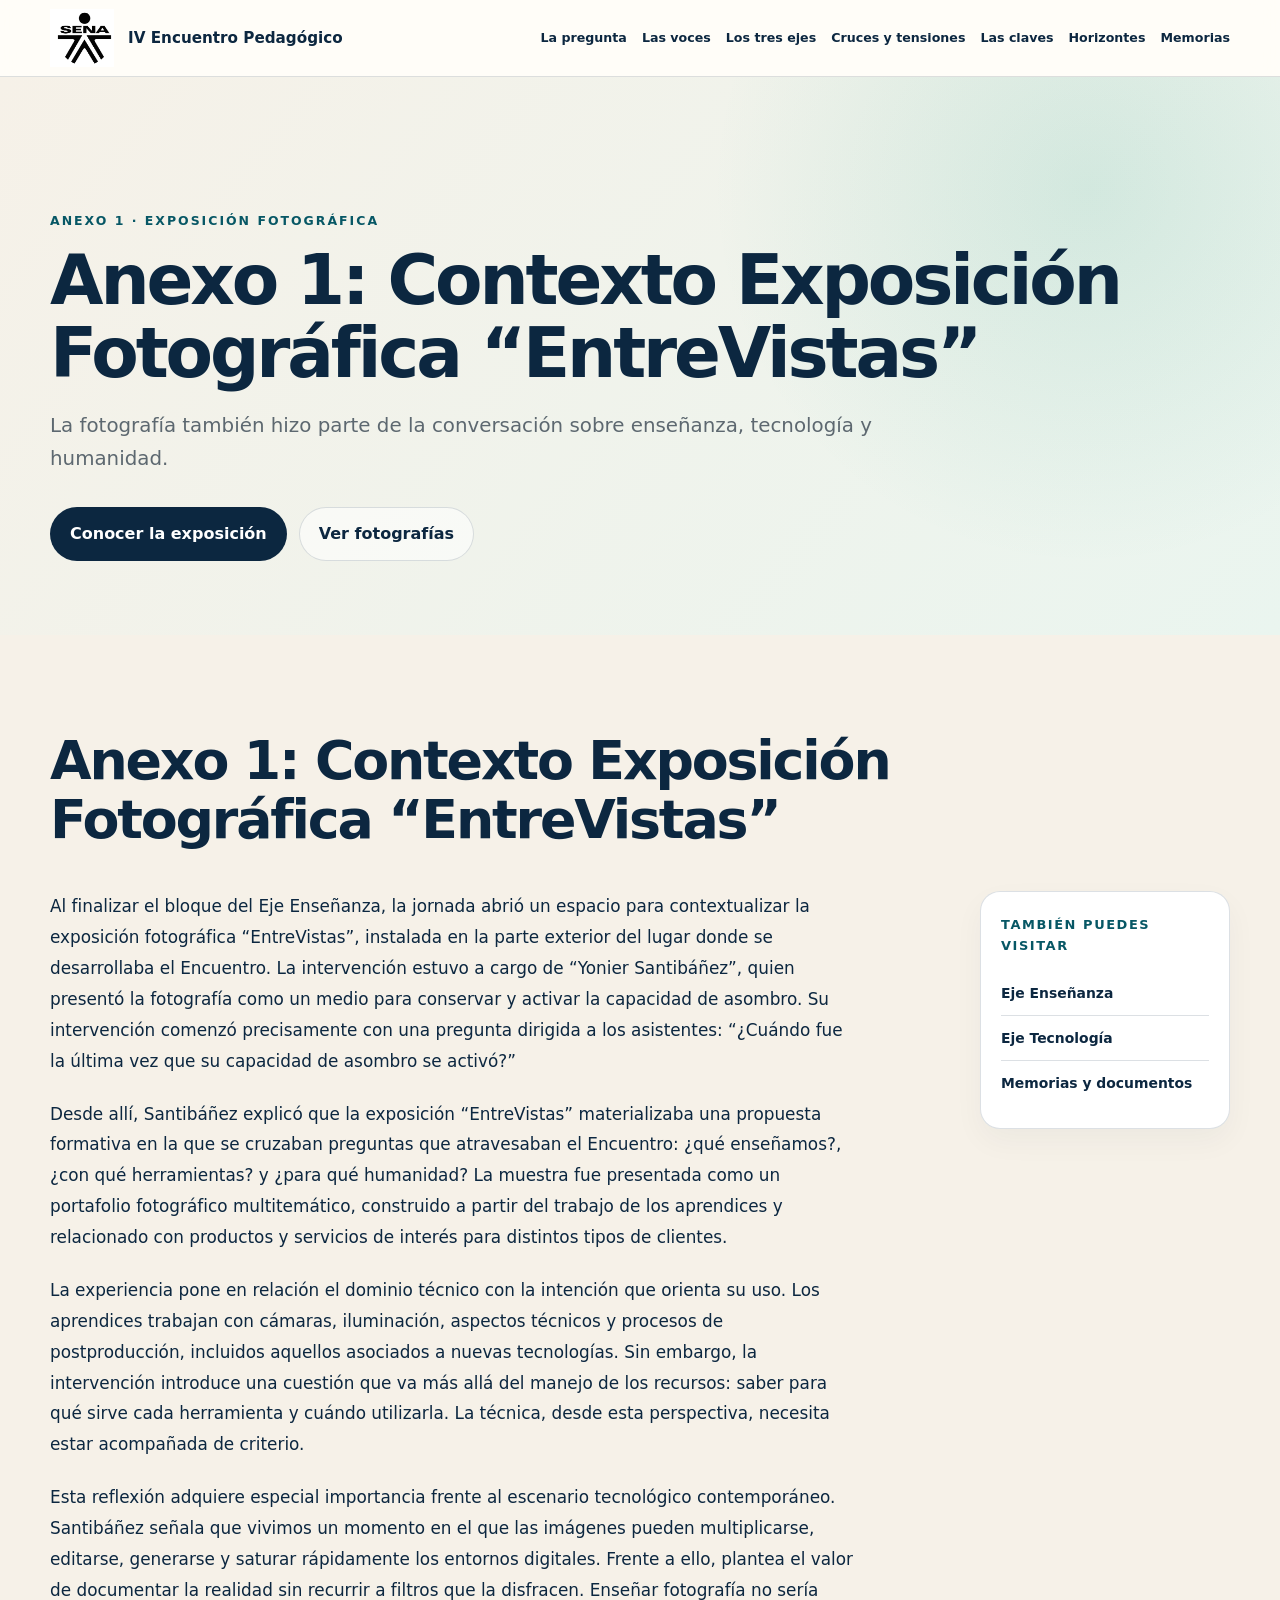
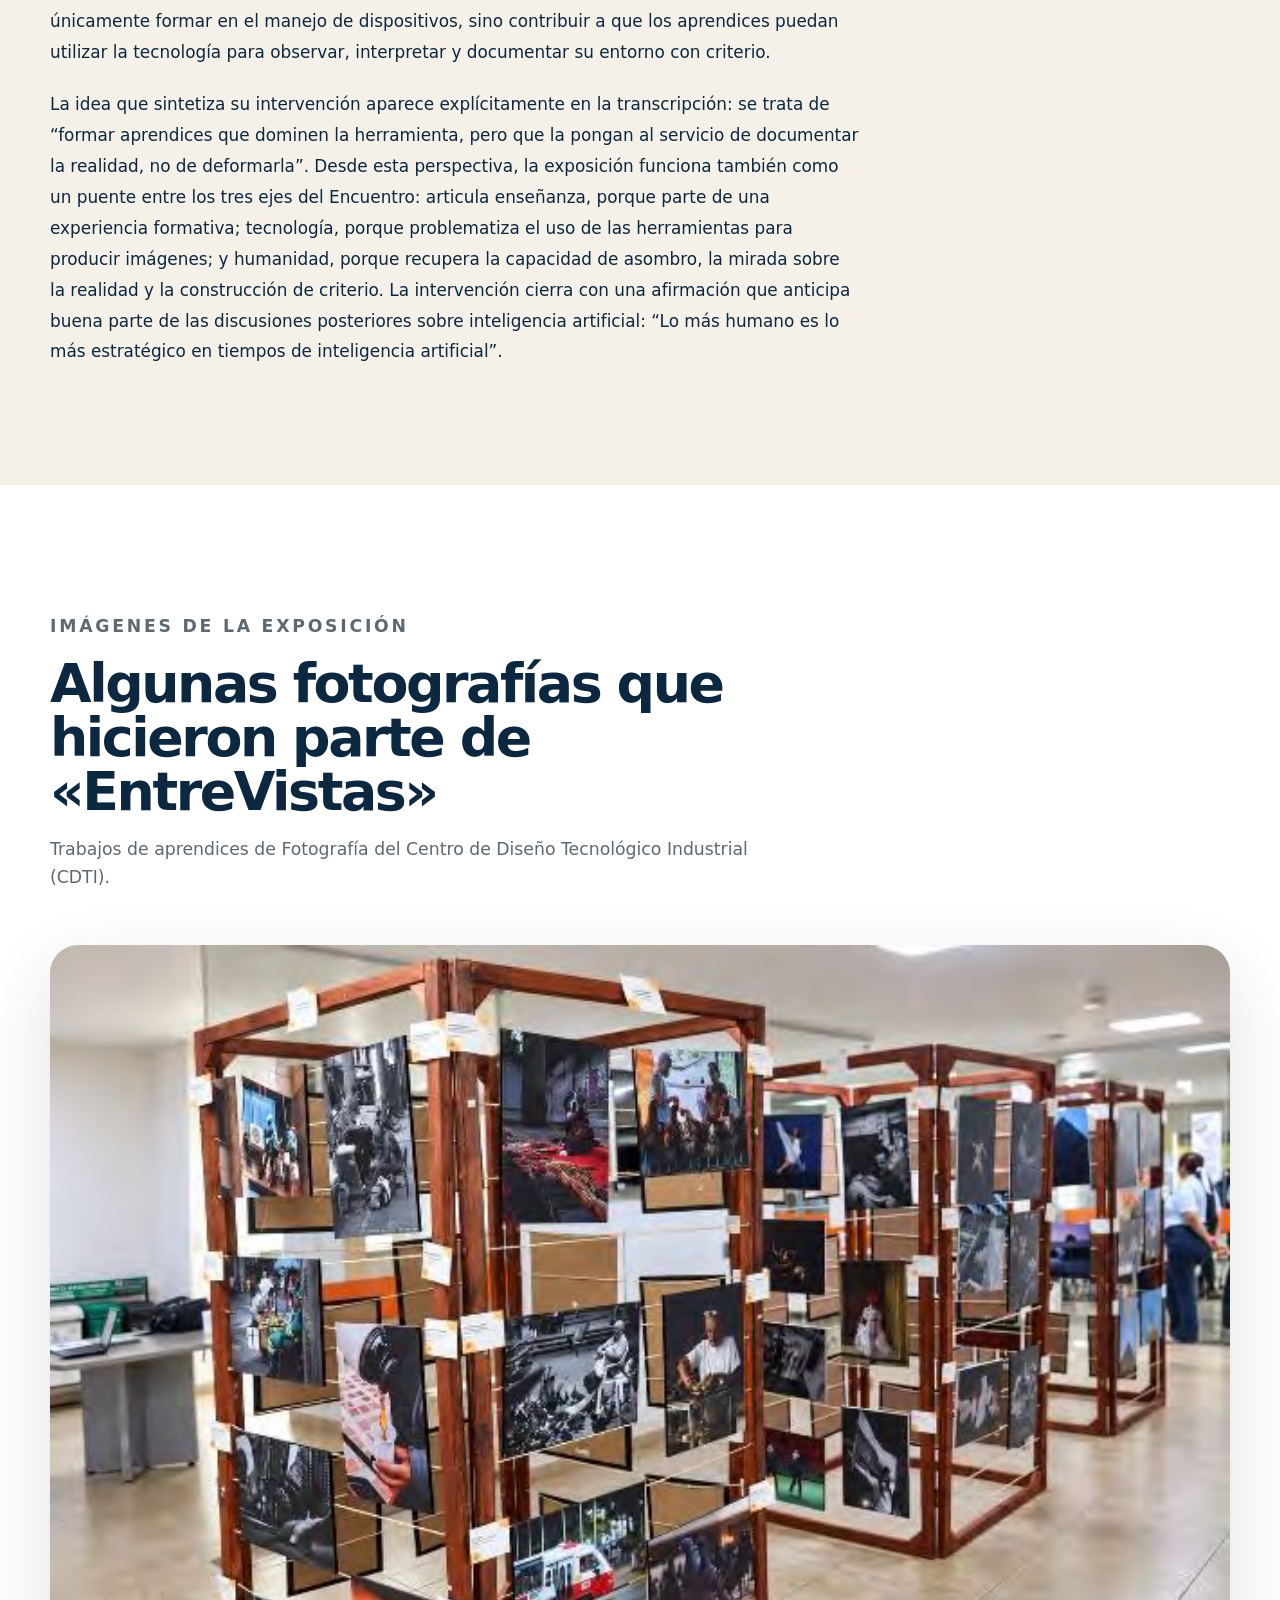
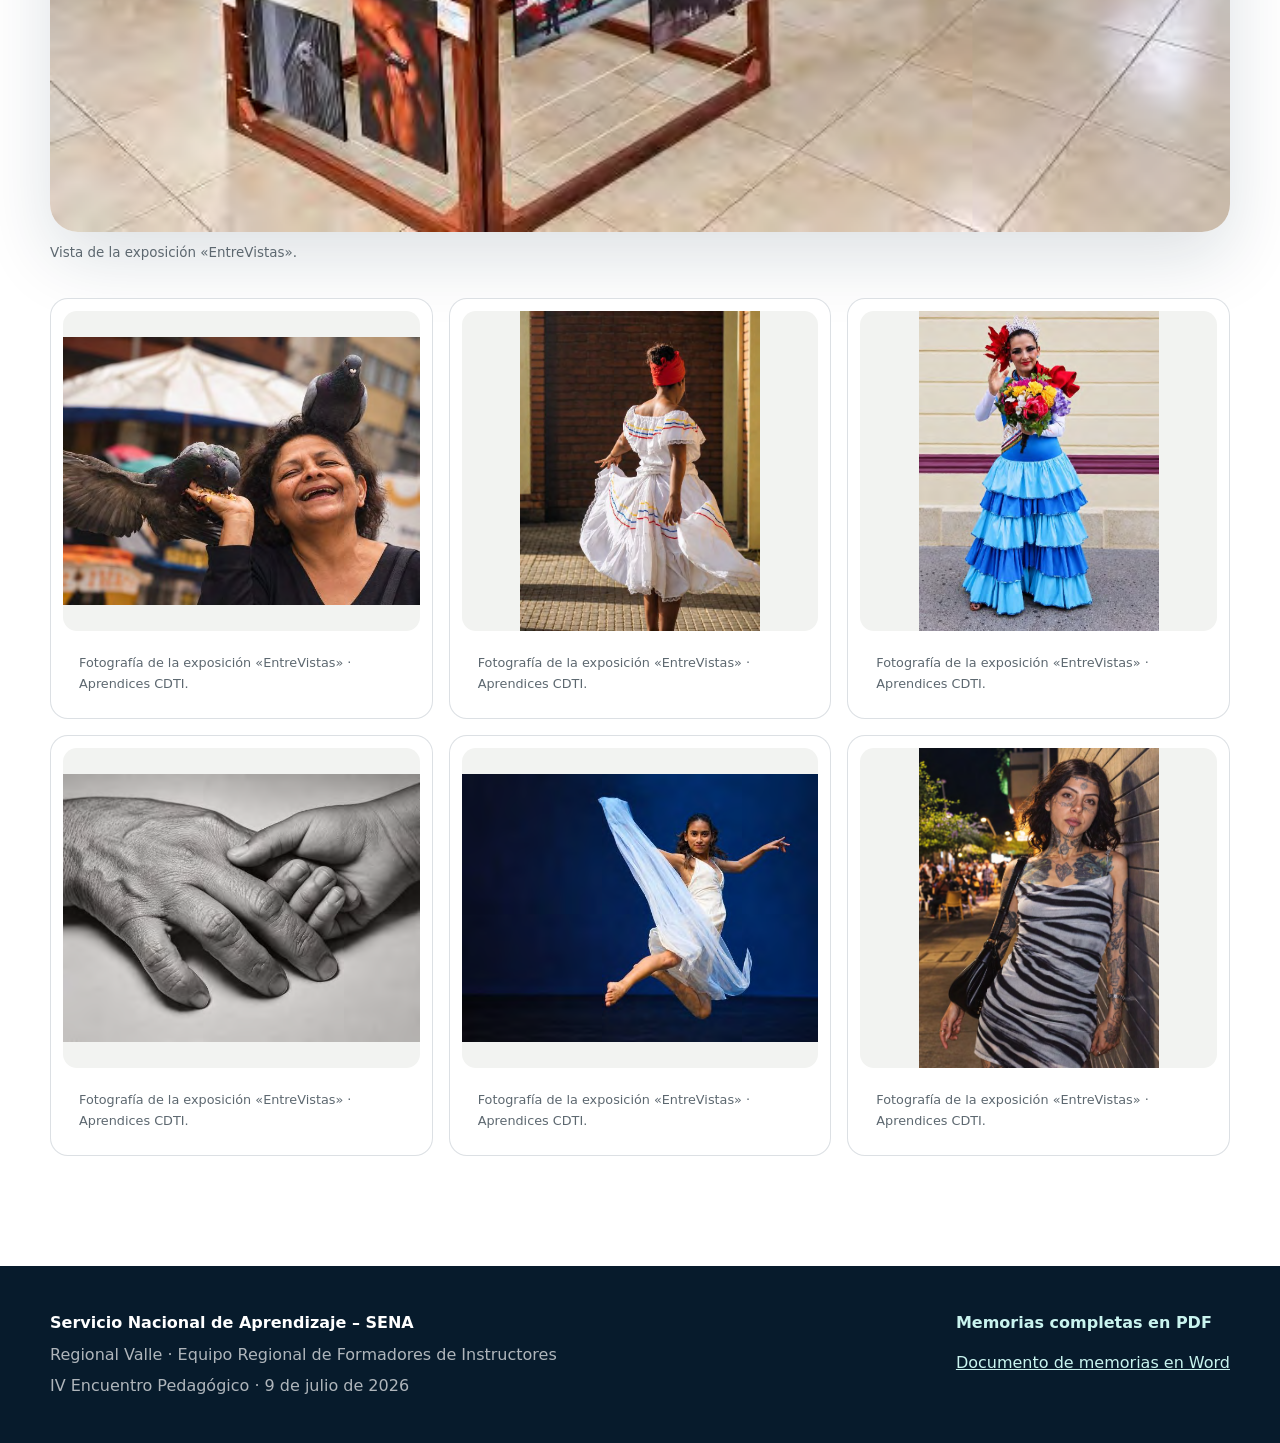
<file: entrevistas.html>
<!doctype html>
<html lang="es">
<head>
<meta charset="utf-8">
<meta name="viewport" content="width=device-width, initial-scale=1">
<meta name="theme-color" content="#0c2740">
<meta name="description" content="Fotografías y relato de la exposición EntreVistas del IV Encuentro Pedagógico">
<title>EntreVistas · Exposición fotográfica | IV Encuentro Pedagógico · SENA Regional Valle</title>
<link rel="icon" href="assets/branding/logo-sena-negro.png" type="image/png">
<link rel="stylesheet" href="styles.css">
<script src="script.js" defer></script>
</head>
<body class="inner-page memory-site">
<a class="skip-link" href="#contenido">Saltar al contenido</a>
<header class="site-header"><div class="shell nav-wrap">
<a class="brand" href="index.html" aria-label="Ir al inicio">
<img class="brand-logo" src="assets/branding/logo-sena-negro.png" alt="SENA">
<span class="brand-text">IV Encuentro Pedagógico</span></a>
<button class="menu-toggle" type="button" aria-expanded="false" aria-controls="menu-principal">
<span></span><span></span><span></span><span class="sr-only">Abrir menú</span></button>
<nav id="menu-principal" class="main-nav" aria-label="Navegación principal"><a href="index.html#pregunta">La pregunta</a><a href="index.html#voces">Las voces</a><a href="index.html#ejes">Los tres ejes</a><a href="cruces-y-tensiones.html">Cruces y tensiones</a><a href="index.html#claves">Las claves</a><a href="index.html#horizontes">Horizontes</a><a href="memorias.html">Memorias</a></nav>
</div></header><main id="contenido">
<section class="inner-hero memory-inner-hero"><div class="shell">
<p class="section-tag">Anexo 1 · Exposición fotográfica</p>
<h1>Anexo 1: Contexto Exposición Fotográfica “EntreVistas”</h1>
<p class="inner-lead">La fotografía también hizo parte de la conversación sobre enseñanza, tecnología y humanidad.</p>
<div class="page-jump"><a class="button button-primary" href="#anexo">Conocer la exposición</a><a class="button button-secondary" href="#fotografias">Ver fotografías</a></div></div></section><section class="memory-chapter paper-chapter" id="anexo"><div class="shell">
<header class="chapter-heading"><h2>Anexo 1: Contexto Exposición Fotográfica “EntreVistas”</h2></header>
<div class="memory-reading-grid"><div class="memory-prose"><p>Al finalizar el bloque del Eje Enseñanza, la jornada abrió un espacio para contextualizar la exposición fotográfica “EntreVistas”, instalada en la parte exterior del lugar donde se desarrollaba el Encuentro. La intervención estuvo a cargo de “Yonier Santibáñez”, quien presentó la fotografía como un medio para conservar y activar la capacidad de asombro. Su intervención comenzó precisamente con una pregunta dirigida a los asistentes: “¿Cuándo fue la última vez que su capacidad de asombro se activó?”</p>
<p>Desde allí, Santibáñez explicó que la exposición “EntreVistas” materializaba una propuesta formativa en la que se cruzaban preguntas que atravesaban el Encuentro: ¿qué enseñamos?, ¿con qué herramientas? y ¿para qué humanidad? La muestra fue presentada como un portafolio fotográfico multitemático, construido a partir del trabajo de los aprendices y relacionado con productos y servicios de interés para distintos tipos de clientes.</p>
<p>La experiencia pone en relación el dominio técnico con la intención que orienta su uso. Los aprendices trabajan con cámaras, iluminación, aspectos técnicos y procesos de postproducción, incluidos aquellos asociados a nuevas tecnologías. Sin embargo, la intervención introduce una cuestión que va más allá del manejo de los recursos: saber para qué sirve cada herramienta y cuándo utilizarla. La técnica, desde esta perspectiva, necesita estar acompañada de criterio.</p>
<p>Esta reflexión adquiere especial importancia frente al escenario tecnológico contemporáneo. Santibáñez señala que vivimos un momento en el que las imágenes pueden multiplicarse, editarse, generarse y saturar rápidamente los entornos digitales. Frente a ello, plantea el valor de documentar la realidad sin recurrir a filtros que la disfracen. Enseñar fotografía no sería únicamente formar en el manejo de dispositivos, sino contribuir a que los aprendices puedan utilizar la tecnología para observar, interpretar y documentar su entorno con criterio.</p>
<p>La idea que sintetiza su intervención aparece explícitamente en la transcripción: se trata de “formar aprendices que dominen la herramienta, pero que la pongan al servicio de documentar la realidad, no de deformarla”. Desde esta perspectiva, la exposición funciona también como un puente entre los tres ejes del Encuentro: articula enseñanza, porque parte de una experiencia formativa; tecnología, porque problematiza el uso de las herramientas para producir imágenes; y humanidad, porque recupera la capacidad de asombro, la mirada sobre la realidad y la construcción de criterio. La intervención cierra con una afirmación que anticipa buena parte de las discusiones posteriores sobre inteligencia artificial: “Lo más humano es lo más estratégico en tiempos de inteligencia artificial”.</p></div>
<aside><nav class="chapter-toc"><strong>También puedes visitar</strong>
<ul><li><a href="ejes/ensenanza.html">Eje Enseñanza</a></li><li><a href="ejes/tecnologia.html">Eje Tecnología</a></li>
<li><a href="memorias.html">Memorias y documentos</a></li></ul></nav></aside></div></div></section><section class="section gallery-context" id="fotografias"><div class="shell"><div class="section-heading">
<p class="section-tag">Imágenes de la exposición</p><h2>Algunas fotografías que hicieron parte de «EntreVistas»</h2>
<p>Trabajos de aprendices de Fotografía del Centro de Diseño Tecnológico Industrial (CDTI).</p></div>
<figure class="installation-figure"><img loading="lazy" src="assets/entrevistas/instalacion-entrevistas.png" alt="Instalación de la exposición EntreVistas con fotografías en exhibición">
<figcaption>Vista de la exposición «EntreVistas».</figcaption></figure><div class="exhibition-grid"><figure class="exhibition-item"><img src="assets/entrevistas/entrevistas-01.png" loading="lazy" alt="Mujer sonriente con palomas, una de ellas sobre su cabeza"><figcaption>Fotografía de la exposición «EntreVistas» · Aprendices CDTI.</figcaption></figure><figure class="exhibition-item"><img src="assets/entrevistas/entrevistas-02.png" loading="lazy" alt="Persona de espaldas con vestido tradicional blanco"><figcaption>Fotografía de la exposición «EntreVistas» · Aprendices CDTI.</figcaption></figure><figure class="exhibition-item"><img src="assets/entrevistas/entrevistas-03.png" loading="lazy" alt="Persona con vestuario tradicional azul y flores"><figcaption>Fotografía de la exposición «EntreVistas» · Aprendices CDTI.</figcaption></figure><figure class="exhibition-item"><img src="assets/entrevistas/entrevistas-04.png" loading="lazy" alt="Manos de personas de diferentes generaciones enlazadas"><figcaption>Fotografía de la exposición «EntreVistas» · Aprendices CDTI.</figcaption></figure><figure class="exhibition-item"><img src="assets/entrevistas/entrevistas-05.png" loading="lazy" alt="Bailarina en movimiento con vestido claro"><figcaption>Fotografía de la exposición «EntreVistas» · Aprendices CDTI.</figcaption></figure><figure class="exhibition-item"><img src="assets/entrevistas/entrevistas-06.png" loading="lazy" alt="Retrato artístico de una joven en un entorno nocturno"><figcaption>Fotografía de la exposición «EntreVistas» · Aprendices CDTI.</figcaption></figure></div></div></section></main>
<footer class="site-footer"><div class="shell footer-grid">
<div><strong>Servicio Nacional de Aprendizaje – SENA</strong>
<p>Regional Valle · Equipo Regional de Formadores de Instructores</p>
<p>IV Encuentro Pedagógico · 9 de julio de 2026</p></div>
<div><a class="footer-download" href="docs/memoria-iv-encuentro-pedagogico.pdf">Memorias completas en PDF</a>
<p><a href="docs/memorias-iv-encuentro-pedagogico.docx" download>Documento de memorias en Word</a></p></div>
</div></footer></body></html>
</file>
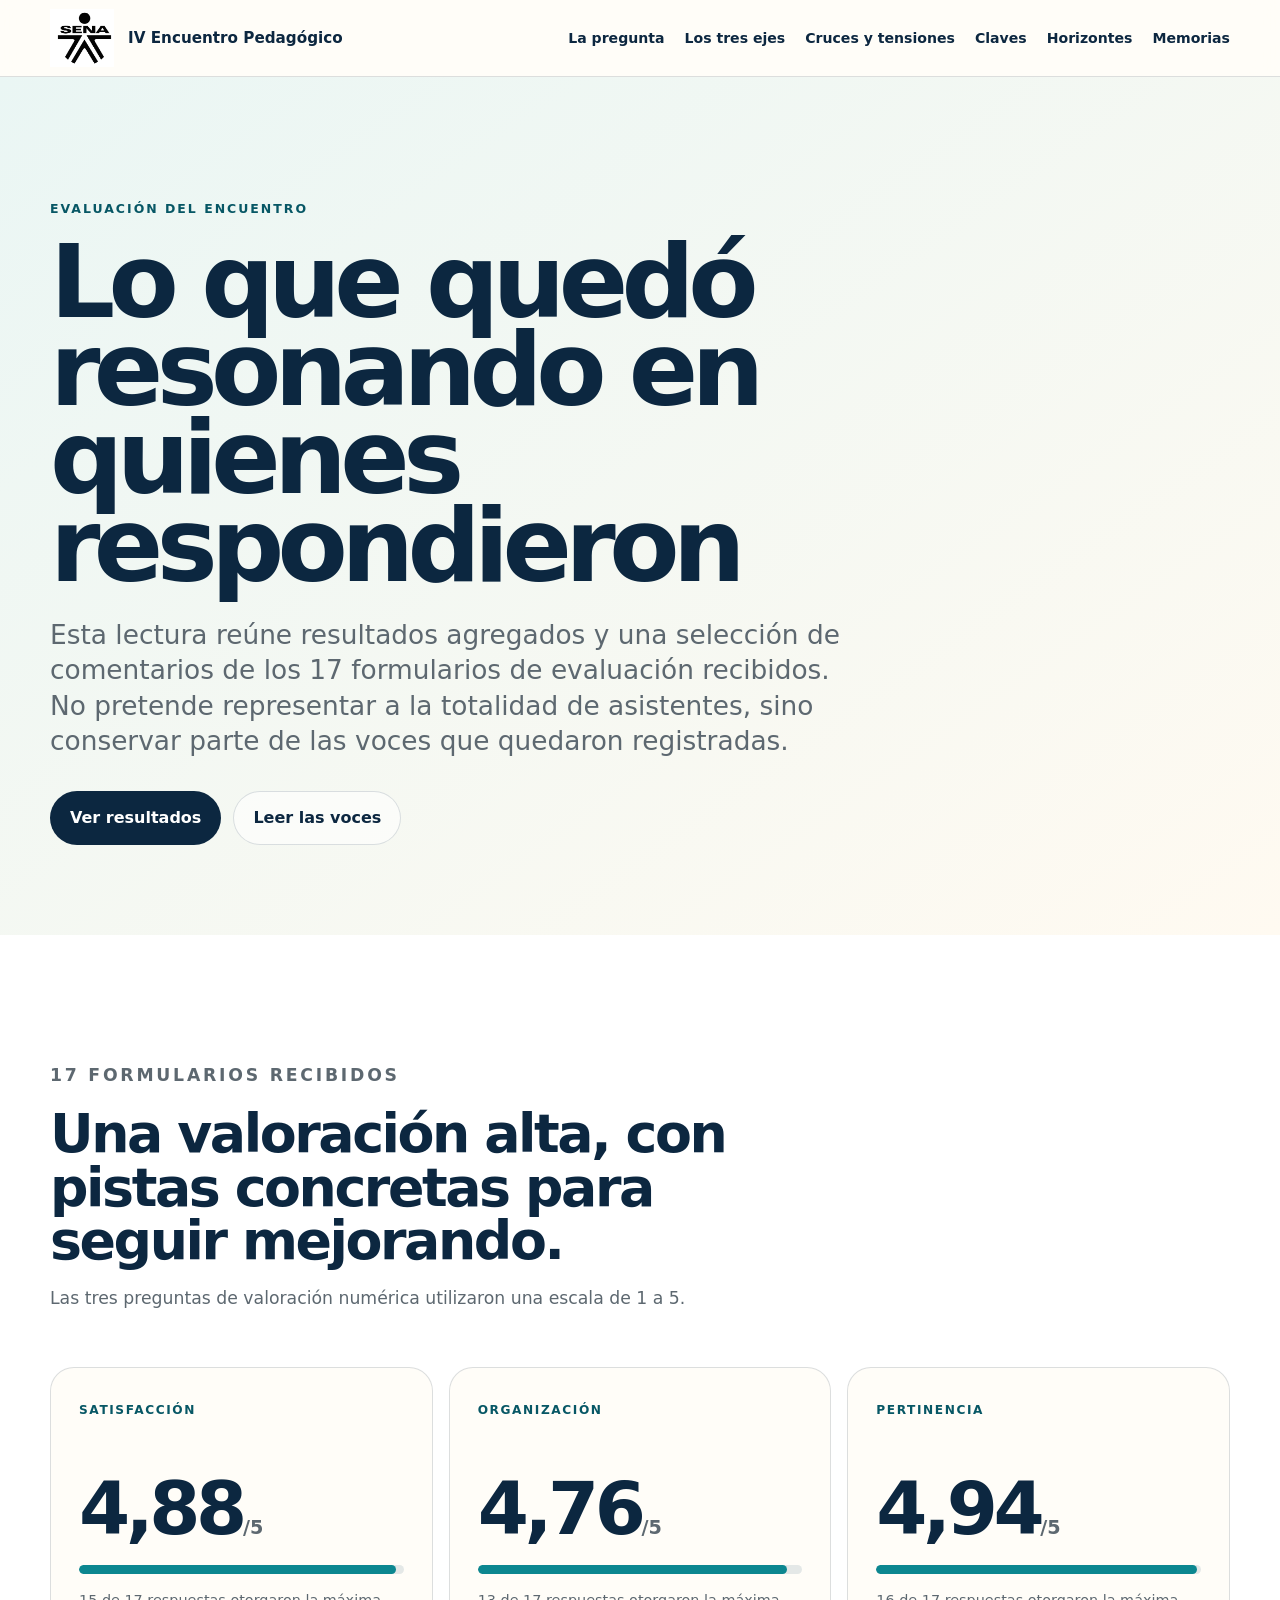
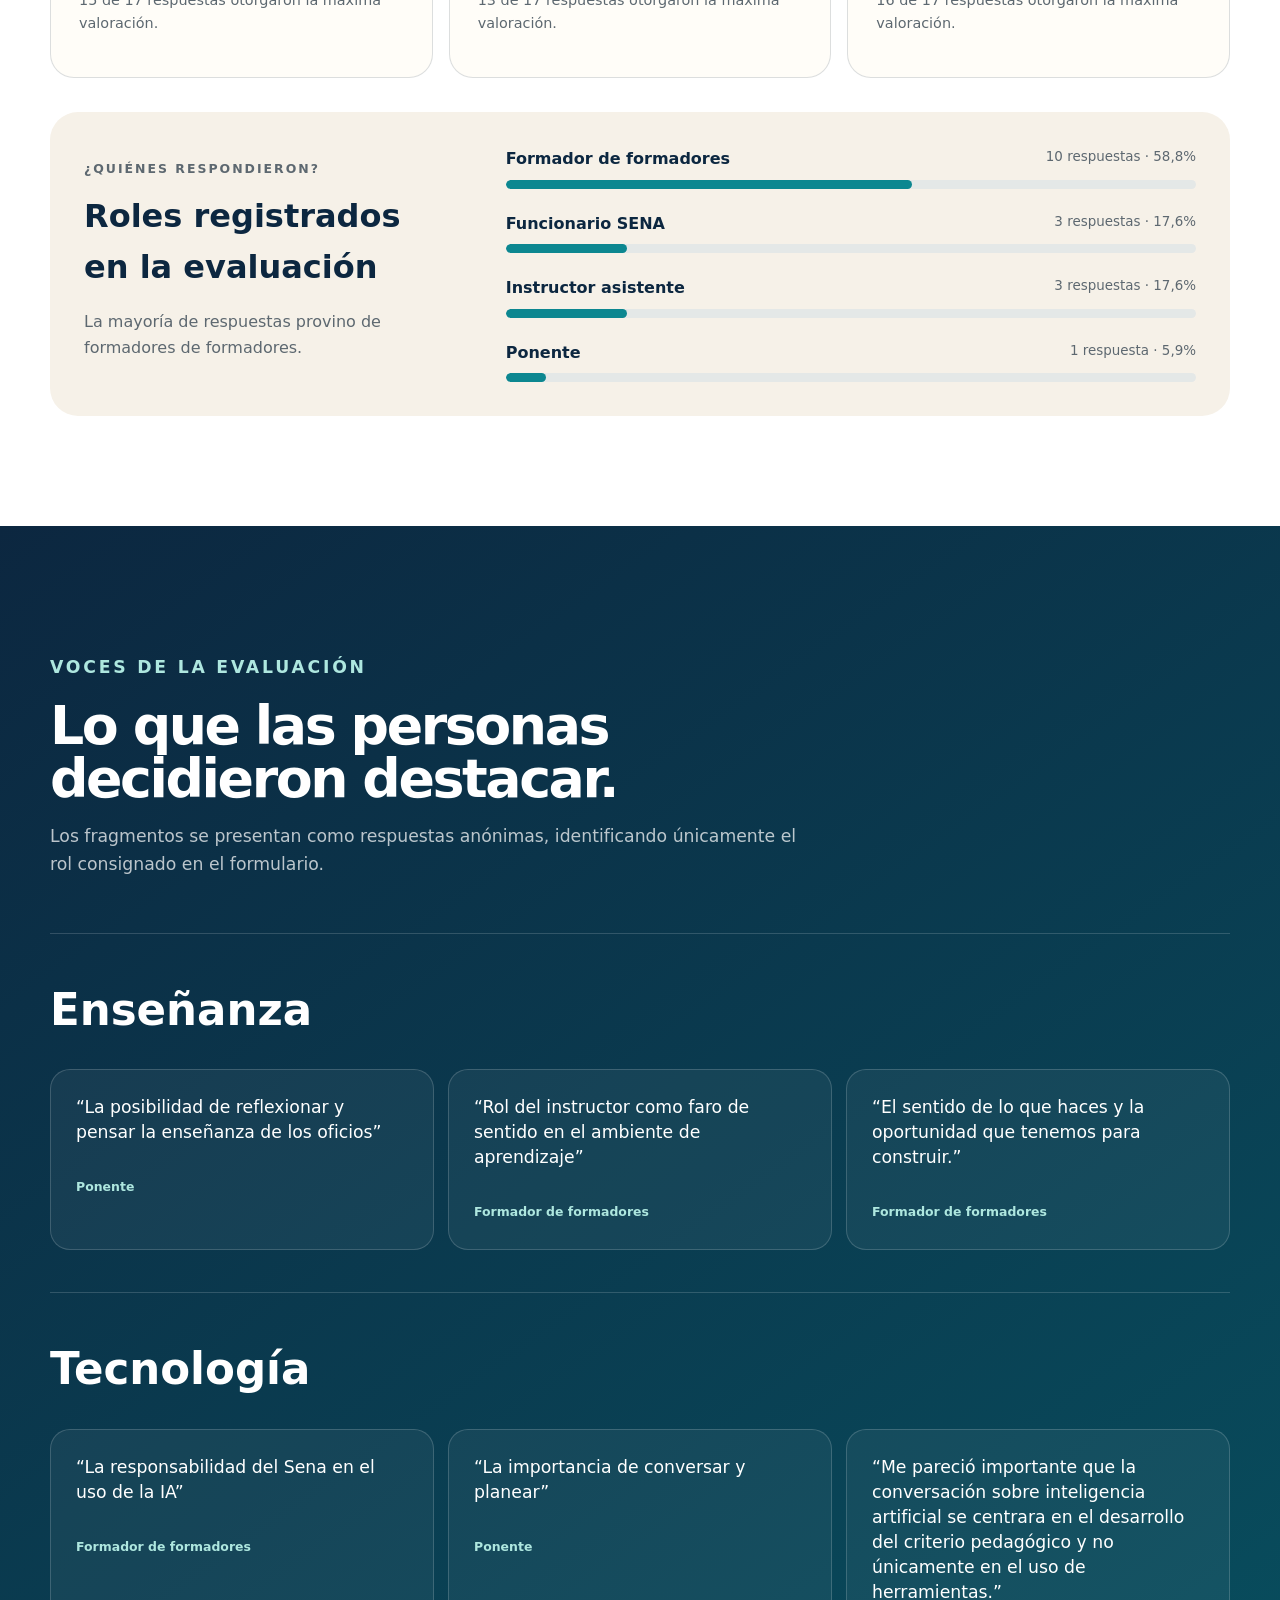
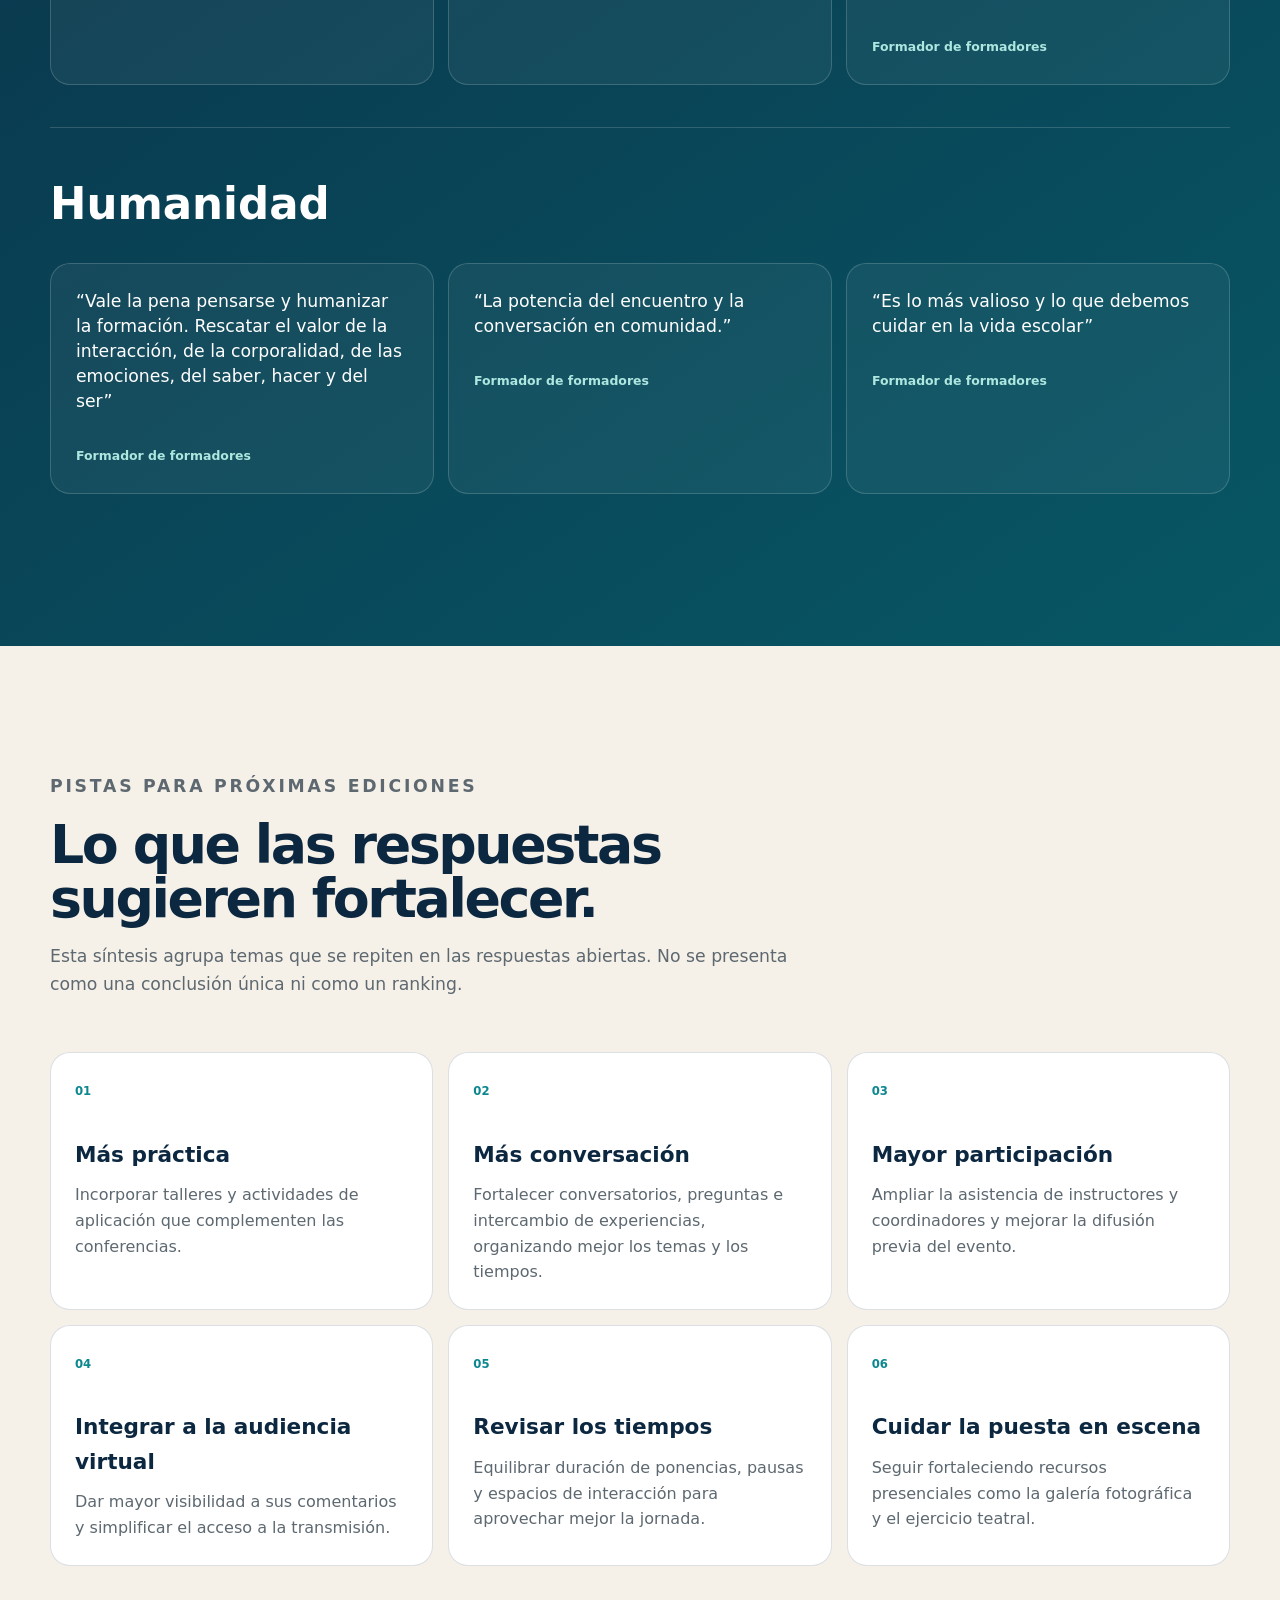
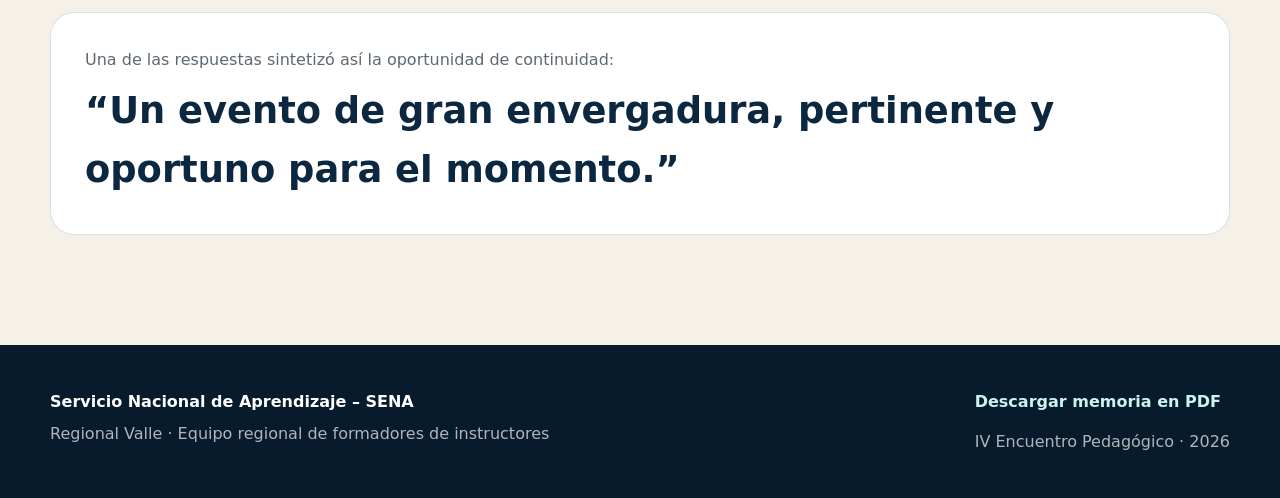
<file: evaluacion.html>
<!doctype html>
<html lang="es">
<head>
  <meta charset="utf-8">
  <meta name="viewport" content="width=device-width, initial-scale=1">
  <meta name="description" content="Resultados agregados y voces de la evaluación del IV Encuentro Pedagógico.">
  <title>Evaluación y voces | IV Encuentro Pedagógico</title>
  <link rel="stylesheet" href="styles.css">
  <script defer src="script.js"></script>
  <link rel="icon" type="image/png" href="assets/branding/logo-sena-negro.png">
  <meta name="theme-color" content="#0c2740">
</head>
<body class="inner-page evaluation-page">
<a class="skip-link" href="#contenido">Saltar al contenido</a>
<header class="site-header">
  <div class="shell nav-wrap">
    <a class="brand" aria-label="Volver al inicio" href="index.html"><img class="brand-logo" src="assets/branding/logo-sena-negro.png" alt="Logotipo del SENA"><span class="brand-text">IV Encuentro Pedagógico</span></a>
    <button class="menu-toggle" aria-expanded="false" aria-controls="menu-principal">
      <span></span><span></span><span></span><span class="sr-only">Abrir menú</span>
    </button>
    <nav id="menu-principal" class="main-nav" aria-label="Navegación principal">
      <a href="index.html#pregunta">La pregunta</a>
      <a href="index.html#ejes">Los tres ejes</a>
      <a href="cruces-y-tensiones.html">Cruces y tensiones</a>
      <a href="index.html#claves">Claves</a>
      <a href="index.html#horizontes">Horizontes</a>
      <a href="memorias.html">Memorias</a>
    </nav>
  </div>
</header>

<main id="contenido">
  <section class="inner-hero evaluation-hero">
    <div class="shell">
      <p class="section-tag">Evaluación del Encuentro</p>
      <h1>Lo que quedó resonando en quienes respondieron</h1>
      <p class="inner-lead">
        Esta lectura reúne resultados agregados y una selección de comentarios
        de los 17 formularios de evaluación recibidos. No pretende representar
        a la totalidad de asistentes, sino conservar parte de las voces que quedaron registradas.
      </p>
      <div class="page-jump">
        <a class="button button-primary" href="#resultados">Ver resultados</a>
        <a class="button button-secondary" href="#voces">Leer las voces</a>
      </div>
    </div>
  </section>

  <section id="resultados" class="section evaluation-results">
    <div class="shell">
      <div class="section-heading">
        <p class="section-tag">17 formularios recibidos</p>
        <h2>Una valoración alta, con pistas concretas para seguir mejorando.</h2>
        <p>Las tres preguntas de valoración numérica utilizaron una escala de 1 a 5.</p>
      </div>

      <div class="ratings-grid">
        <article class="rating-card">
          <span>Satisfacción</span>
          <strong>4,88<small>/5</small></strong>
          <div class="rating-track" aria-label="Satisfacción promedio 4,88 de 5"><i style="width:97.6%"></i></div>
          <p>15 de 17 respuestas otorgaron la máxima valoración.</p>
        </article>

        <article class="rating-card">
          <span>Organización</span>
          <strong>4,76<small>/5</small></strong>
          <div class="rating-track" aria-label="Organización promedio 4,76 de 5"><i style="width:95.2%"></i></div>
          <p>13 de 17 respuestas otorgaron la máxima valoración.</p>
        </article>

        <article class="rating-card">
          <span>Pertinencia</span>
          <strong>4,94<small>/5</small></strong>
          <div class="rating-track" aria-label="Pertinencia promedio 4,94 de 5"><i style="width:98.8%"></i></div>
          <p>16 de 17 respuestas otorgaron la máxima valoración.</p>
        </article>
      </div>

      <div class="roles-panel">
        <div>
          <p class="section-tag">¿Quiénes respondieron?</p>
          <h3>Roles registrados en la evaluación</h3>
          <p>La mayoría de respuestas provino de formadores de formadores.</p>
        </div>
        <div class="role-bars">
          <div class="role-row">
            <div><strong>Formador de formadores</strong><span>10 respuestas · 58,8%</span></div>
            <div class="role-track"><i style="width:58.8%"></i></div>
          </div>
          <div class="role-row">
            <div><strong>Funcionario SENA</strong><span>3 respuestas · 17,6%</span></div>
            <div class="role-track"><i style="width:17.6%"></i></div>
          </div>
          <div class="role-row">
            <div><strong>Instructor asistente</strong><span>3 respuestas · 17,6%</span></div>
            <div class="role-track"><i style="width:17.6%"></i></div>
          </div>
          <div class="role-row">
            <div><strong>Ponente</strong><span>1 respuesta · 5,9%</span></div>
            <div class="role-track"><i style="width:5.9%"></i></div>
          </div>
        </div>
      </div>
    </div>
  </section>

  <section id="voces" class="section participant-voices">
    <div class="shell">
      <div class="section-heading light">
        <p class="section-tag">Voces de la evaluación</p>
        <h2>Lo que las personas decidieron destacar.</h2>
        <p>Los fragmentos se presentan como respuestas anónimas, identificando únicamente el rol consignado en el formulario.</p>
      </div>

      <div class="axis-voice-group">
        <h3>Enseñanza</h3>
        <div class="evaluation-quotes">
          <blockquote>
            <p>“La posibilidad de reflexionar y pensar la enseñanza de los oficios”</p>
            <cite>Ponente</cite>
          </blockquote>
          <blockquote>
            <p>“Rol del instructor como faro de sentido en el ambiente de aprendizaje”</p>
            <cite>Formador de formadores</cite>
          </blockquote>
          <blockquote>
            <p>“El sentido de lo que haces y la oportunidad que tenemos para construir.”</p>
            <cite>Formador de formadores</cite>
          </blockquote>
        </div>
      </div>

      <div class="axis-voice-group">
        <h3>Tecnología</h3>
        <div class="evaluation-quotes">
          <blockquote>
            <p>“La responsabilidad del Sena en el uso de la IA”</p>
            <cite>Formador de formadores</cite>
          </blockquote>
          <blockquote>
            <p>“La importancia de conversar y planear”</p>
            <cite>Ponente</cite>
          </blockquote>
          <blockquote>
            <p>“Me pareció importante que la conversación sobre inteligencia artificial se centrara en el desarrollo del criterio pedagógico y no únicamente en el uso de herramientas.”</p>
            <cite>Formador de formadores</cite>
          </blockquote>
        </div>
      </div>

      <div class="axis-voice-group">
        <h3>Humanidad</h3>
        <div class="evaluation-quotes">
          <blockquote>
            <p>“Vale la pena pensarse y humanizar la formación. Rescatar el valor de la interacción, de la corporalidad, de las emociones, del saber, hacer y del ser”</p>
            <cite>Formador de formadores</cite>
          </blockquote>
          <blockquote>
            <p>“La potencia del encuentro y la conversación en comunidad.”</p>
            <cite>Formador de formadores</cite>
          </blockquote>
          <blockquote>
            <p>“Es lo más valioso y lo que debemos cuidar en la vida escolar”</p>
            <cite>Formador de formadores</cite>
          </blockquote>
        </div>
      </div>
    </div>
  </section>

  <section class="section evaluation-improvements">
    <div class="shell">
      <div class="section-heading">
        <p class="section-tag">Pistas para próximas ediciones</p>
        <h2>Lo que las respuestas sugieren fortalecer.</h2>
        <p>
          Esta síntesis agrupa temas que se repiten en las respuestas abiertas.
          No se presenta como una conclusión única ni como un ranking.
        </p>
      </div>

      <div class="improvement-grid">
        <article><span>01</span><h3>Más práctica</h3><p>Incorporar talleres y actividades de aplicación que complementen las conferencias.</p></article>
        <article><span>02</span><h3>Más conversación</h3><p>Fortalecer conversatorios, preguntas e intercambio de experiencias, organizando mejor los temas y los tiempos.</p></article>
        <article><span>03</span><h3>Mayor participación</h3><p>Ampliar la asistencia de instructores y coordinadores y mejorar la difusión previa del evento.</p></article>
        <article><span>04</span><h3>Integrar a la audiencia virtual</h3><p>Dar mayor visibilidad a sus comentarios y simplificar el acceso a la transmisión.</p></article>
        <article><span>05</span><h3>Revisar los tiempos</h3><p>Equilibrar duración de ponencias, pausas y espacios de interacción para aprovechar mejor la jornada.</p></article>
        <article><span>06</span><h3>Cuidar la puesta en escena</h3><p>Seguir fortaleciendo recursos presenciales como la galería fotográfica y el ejercicio teatral.</p></article>
      </div>

      <aside class="evaluation-closing">
        <p>Una de las respuestas sintetizó así la oportunidad de continuidad:</p>
        <strong>“Un evento de gran envergadura, pertinente y oportuno para el momento.”</strong>
      </aside>
    </div>
  </section>
</main>

<footer class="site-footer">
  <div class="shell footer-grid">
    <div>
      <strong>Servicio Nacional de Aprendizaje – SENA</strong>
      <p>Regional Valle · Equipo regional de formadores de instructores</p>
    </div>
    <div>
      <a class="footer-download" href="docs/memoria-iv-encuentro-pedagogico.pdf" download>Descargar memoria en PDF</a>
      <p>IV Encuentro Pedagógico · 2026</p>
    </div>
  </div>
</footer>
</body>
</html>
</file>
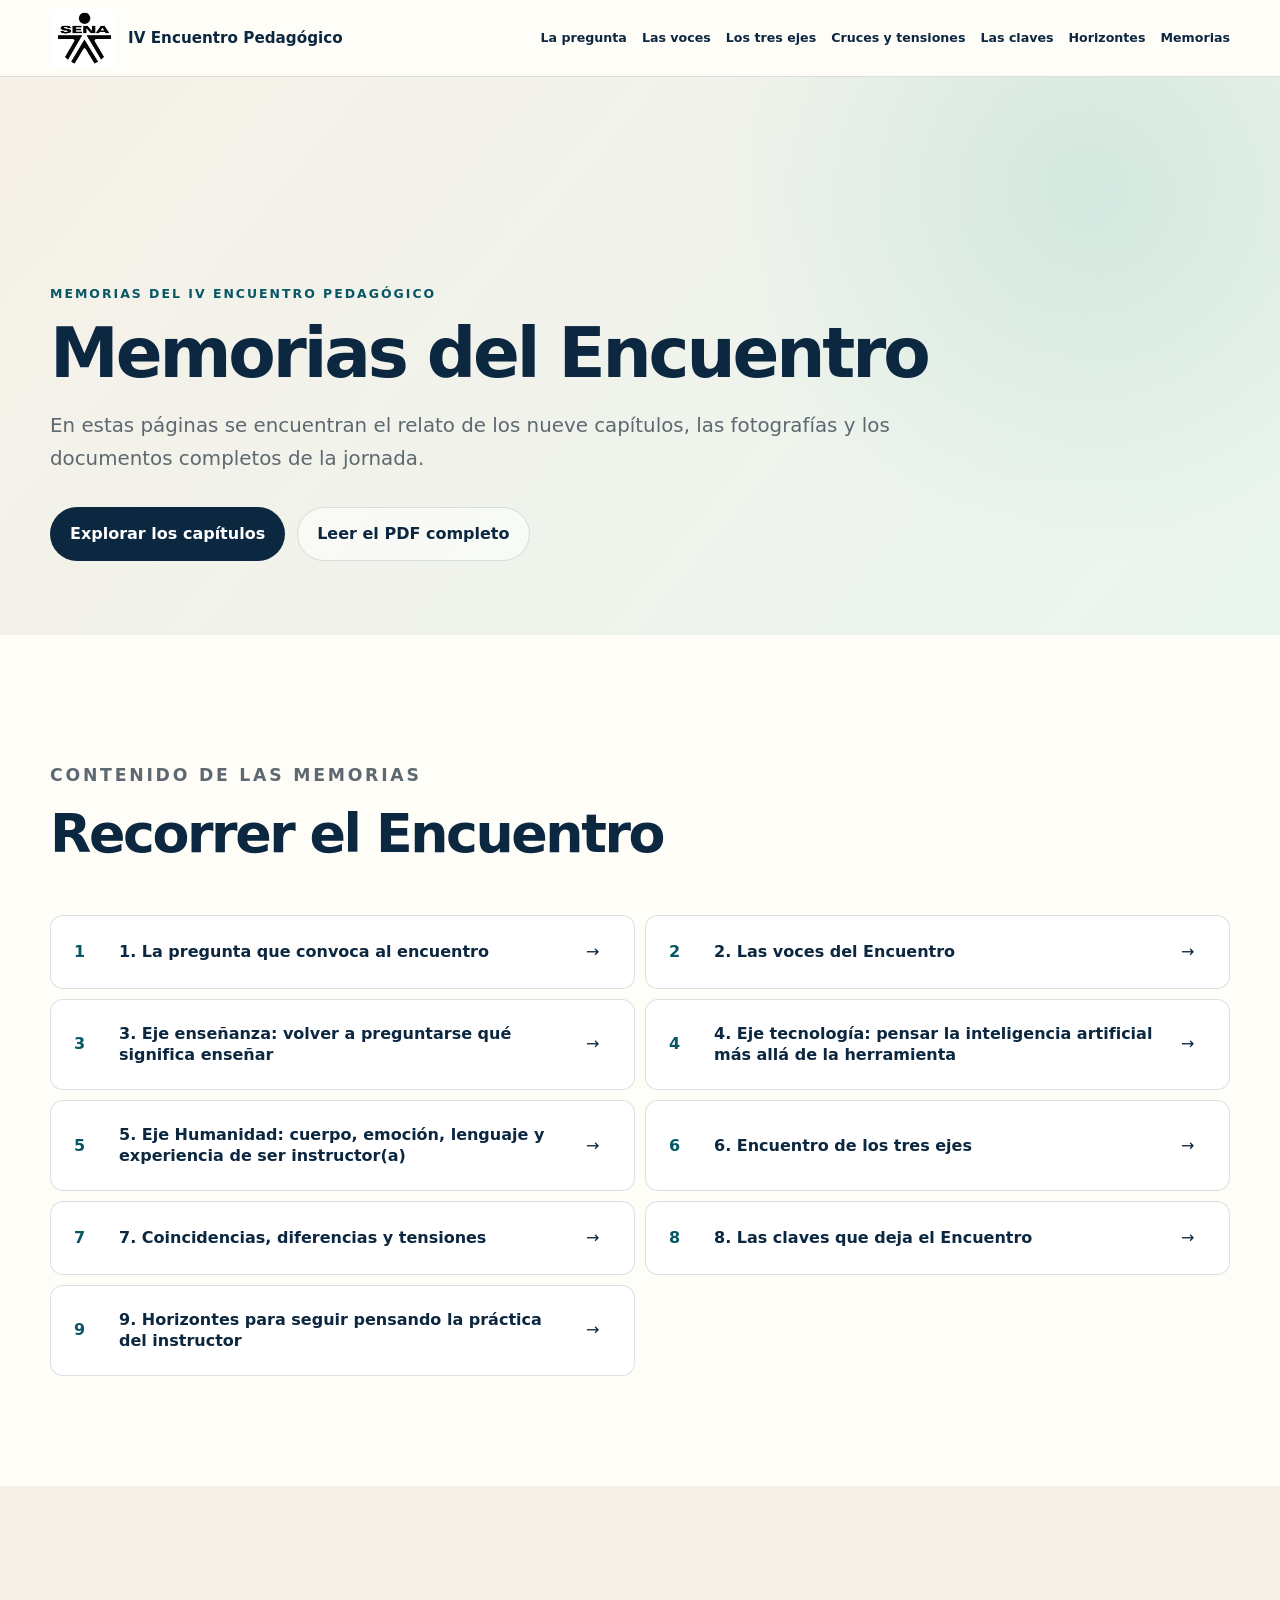
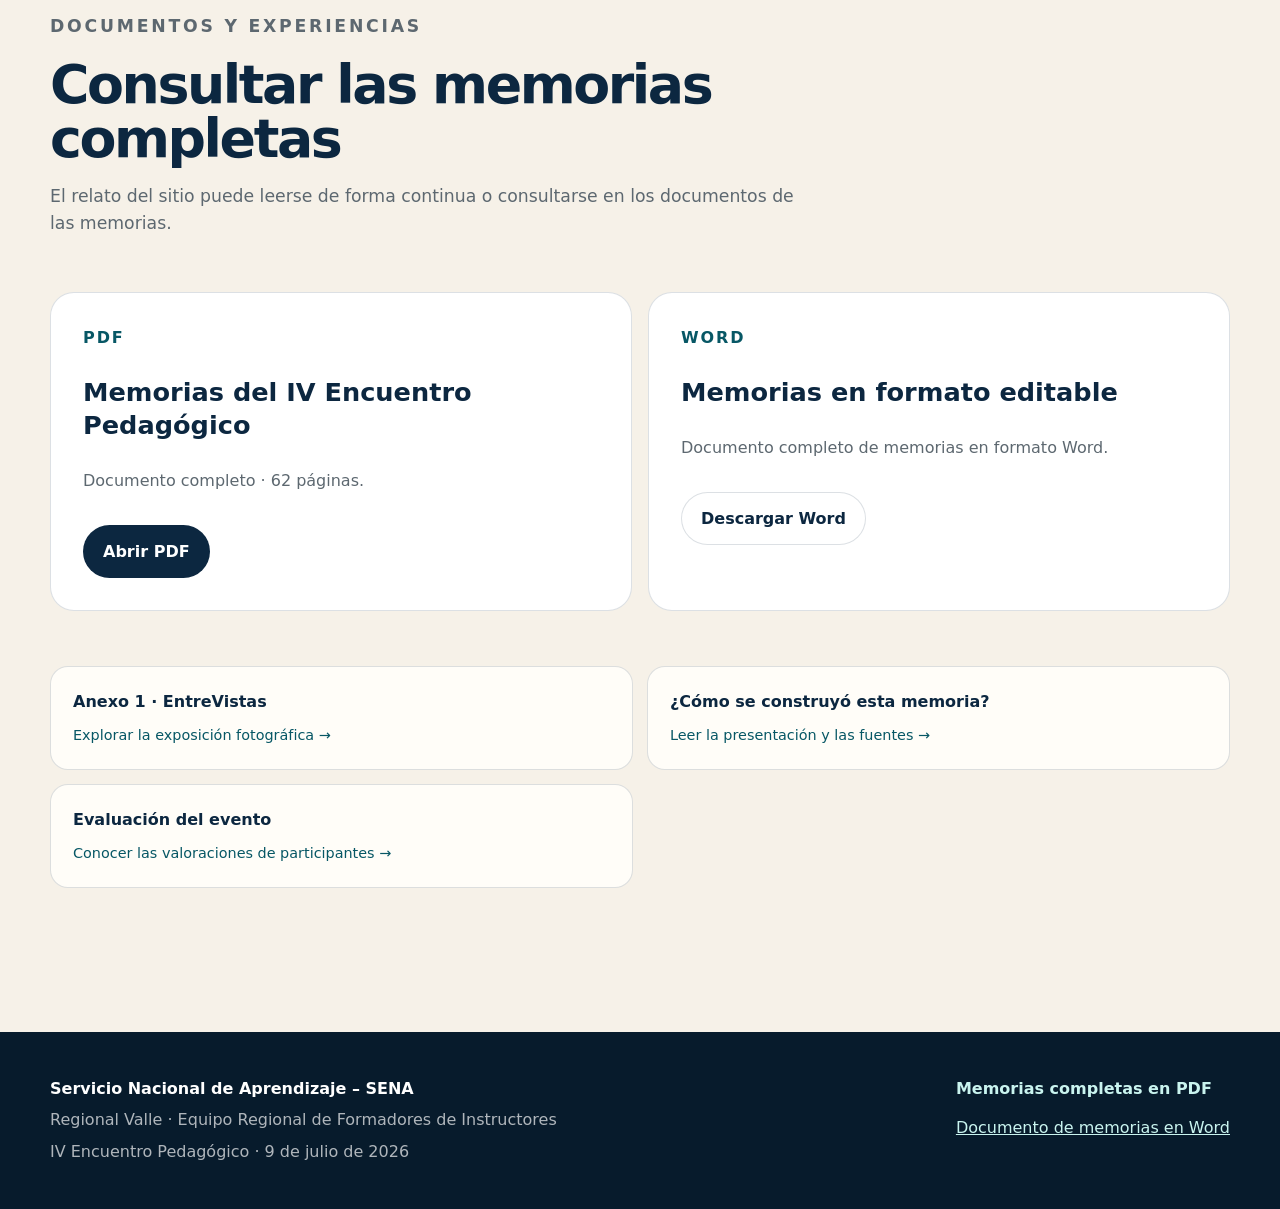
<file: memorias.html>
<!doctype html>
<html lang="es">
<head>
<meta charset="utf-8">
<meta name="viewport" content="width=device-width, initial-scale=1">
<meta name="theme-color" content="#0c2740">
<meta name="description" content="Lectura del IV Encuentro Pedagógico y documentos completos.">
<title>Memorias del Encuentro | IV Encuentro Pedagógico · SENA Regional Valle</title>
<link rel="icon" href="assets/branding/logo-sena-negro.png" type="image/png">
<link rel="stylesheet" href="styles.css">
<script src="script.js" defer></script>
</head>
<body class="inner-page memory-site">
<a class="skip-link" href="#contenido">Saltar al contenido</a>
<header class="site-header"><div class="shell nav-wrap">
<a class="brand" href="index.html" aria-label="Ir al inicio">
<img class="brand-logo" src="assets/branding/logo-sena-negro.png" alt="SENA">
<span class="brand-text">IV Encuentro Pedagógico</span></a>
<button class="menu-toggle" type="button" aria-expanded="false" aria-controls="menu-principal">
<span></span><span></span><span></span><span class="sr-only">Abrir menú</span></button>
<nav id="menu-principal" class="main-nav" aria-label="Navegación principal"><a href="index.html#pregunta">La pregunta</a><a href="index.html#voces">Las voces</a><a href="index.html#ejes">Los tres ejes</a><a href="cruces-y-tensiones.html">Cruces y tensiones</a><a href="index.html#claves">Las claves</a><a href="index.html#horizontes">Horizontes</a><a href="memorias.html">Memorias</a></nav>
</div></header><main id="contenido">
<section class="inner-hero memory-inner-hero"><div class="shell">
<p class="section-tag">Memorias del IV Encuentro Pedagógico</p>
<h1>Memorias del Encuentro</h1>
<p class="inner-lead">En estas páginas se encuentran el relato de los nueve capítulos, las fotografías y los documentos completos de la jornada.</p>
<div class="page-jump"><a class="button button-primary" href="#capitulos">Explorar los capítulos</a><a class="button button-secondary" href="docs/memoria-iv-encuentro-pedagogico.pdf">Leer el PDF completo</a></div></div></section><section class="section" id="capitulos"><div class="shell"><div class="section-heading">
<p class="section-tag">Contenido de las memorias</p><h2>Recorrer el Encuentro</h2>
</div><div class="memory-chapter-directory"><a href="index.html#pregunta"><span>1</span><strong>1. La pregunta que convoca al encuentro</strong><span aria-hidden="true">→</span></a><a href="index.html#voces"><span>2</span><strong>2. Las voces del Encuentro</strong><span aria-hidden="true">→</span></a><a href="ejes/ensenanza.html"><span>3</span><strong>3. Eje enseñanza: volver a preguntarse qué significa enseñar</strong><span aria-hidden="true">→</span></a><a href="ejes/tecnologia.html"><span>4</span><strong>4. Eje tecnología: pensar la inteligencia artificial más allá de la herramienta</strong><span aria-hidden="true">→</span></a><a href="ejes/humanidad.html"><span>5</span><strong>5. Eje Humanidad: cuerpo, emoción, lenguaje y experiencia de ser instructor(a)</strong><span aria-hidden="true">→</span></a><a href="cruces-y-tensiones.html#encuentro"><span>6</span><strong>6. Encuentro de los tres ejes</strong><span aria-hidden="true">→</span></a><a href="cruces-y-tensiones.html#coincidencias"><span>7</span><strong>7. Coincidencias, diferencias y tensiones</strong><span aria-hidden="true">→</span></a><a href="index.html#claves"><span>8</span><strong>8. Las claves que deja el Encuentro</strong><span aria-hidden="true">→</span></a><a href="index.html#horizontes"><span>9</span><strong>9. Horizontes para seguir pensando la práctica del instructor</strong><span aria-hidden="true">→</span></a></div></div></section>
<section class="section memory-documents"><div class="shell">
<div class="section-heading"><p class="section-tag">Documentos y experiencias</p>
<h2>Consultar las memorias completas</h2>
<p>El relato del sitio puede leerse de forma continua o consultarse en los documentos de las memorias.</p></div>
<div class="document-cards">
<div class="document-card"><span>PDF</span><h3>Memorias del IV Encuentro Pedagógico</h3><p>Documento completo · 62 páginas.</p>
<a class="button button-primary" href="docs/memoria-iv-encuentro-pedagogico.pdf">Abrir PDF</a></div>
<div class="document-card"><span>WORD</span><h3>Memorias en formato editable</h3><p>Documento completo de memorias en formato Word.</p>
<a class="button button-secondary" href="docs/memorias-iv-encuentro-pedagogico.docx" download>Descargar Word</a></div>
</div>
<div class="source-links">
<a href="entrevistas.html"><strong>Anexo 1 · EntreVistas</strong><span>Explorar la exposición fotográfica →</span></a>
<a href="como-se-construyo.html"><strong>¿Cómo se construyó esta memoria?</strong><span>Leer la presentación y las fuentes →</span></a>
<a href="evaluacion.html"><strong>Evaluación del evento</strong><span>Conocer las valoraciones de participantes →</span></a>
</div>
</div></section></main>
<footer class="site-footer"><div class="shell footer-grid">
<div><strong>Servicio Nacional de Aprendizaje – SENA</strong>
<p>Regional Valle · Equipo Regional de Formadores de Instructores</p>
<p>IV Encuentro Pedagógico · 9 de julio de 2026</p></div>
<div><a class="footer-download" href="docs/memoria-iv-encuentro-pedagogico.pdf">Memorias completas en PDF</a>
<p><a href="docs/memorias-iv-encuentro-pedagogico.docx" download>Documento de memorias en Word</a></p></div>
</div></footer></body></html>
</file>
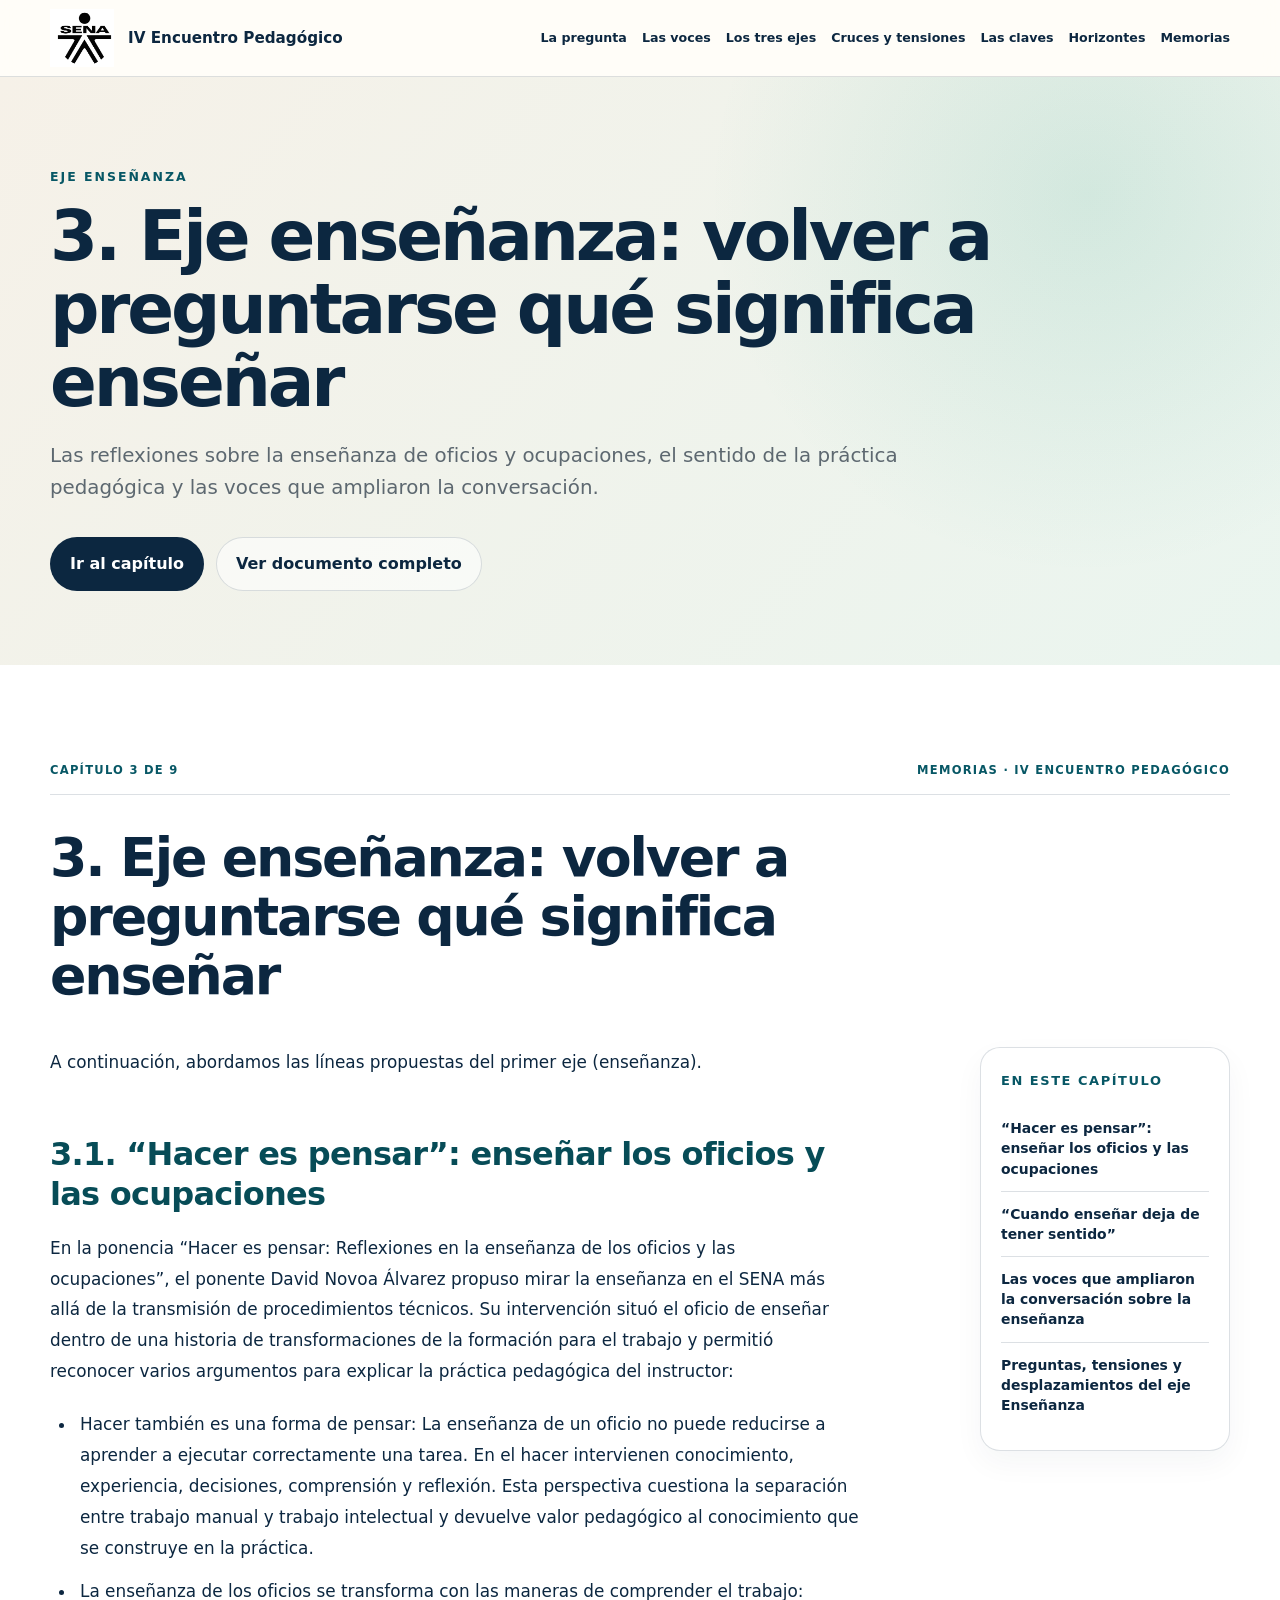
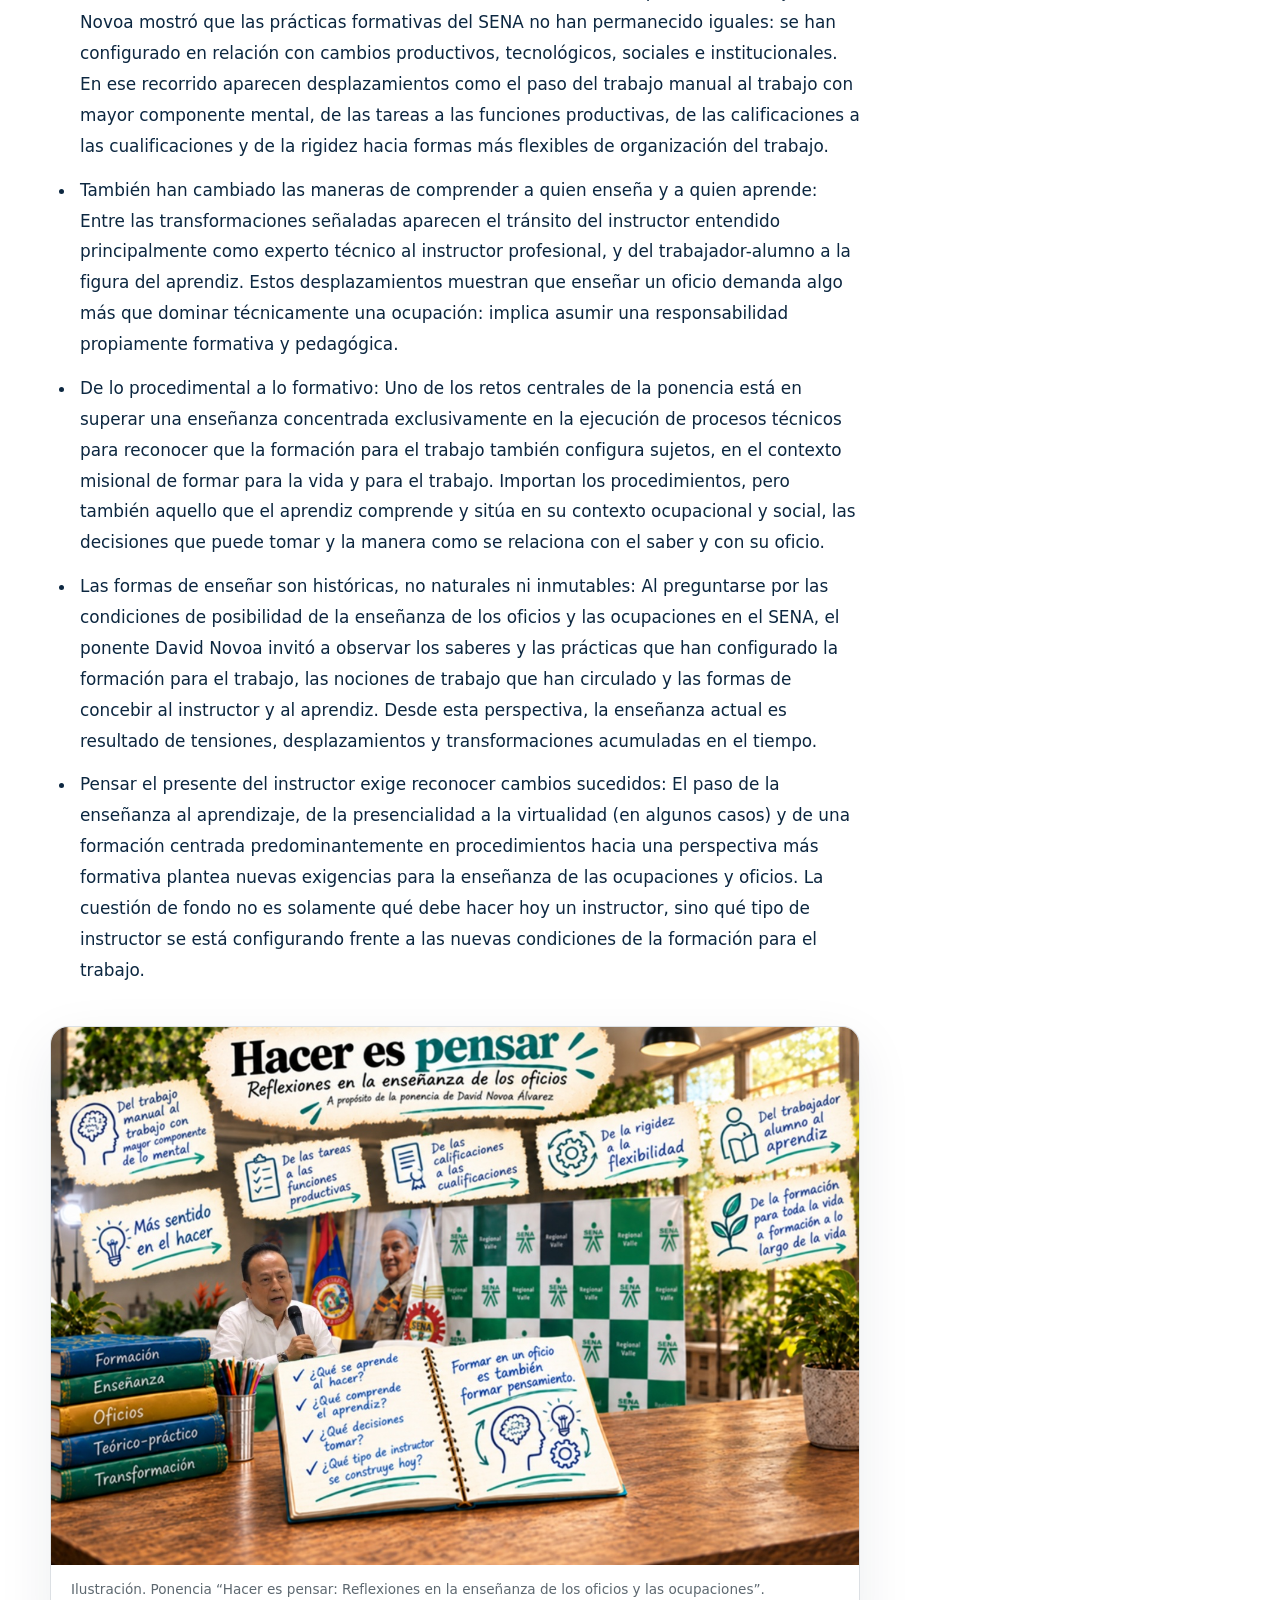
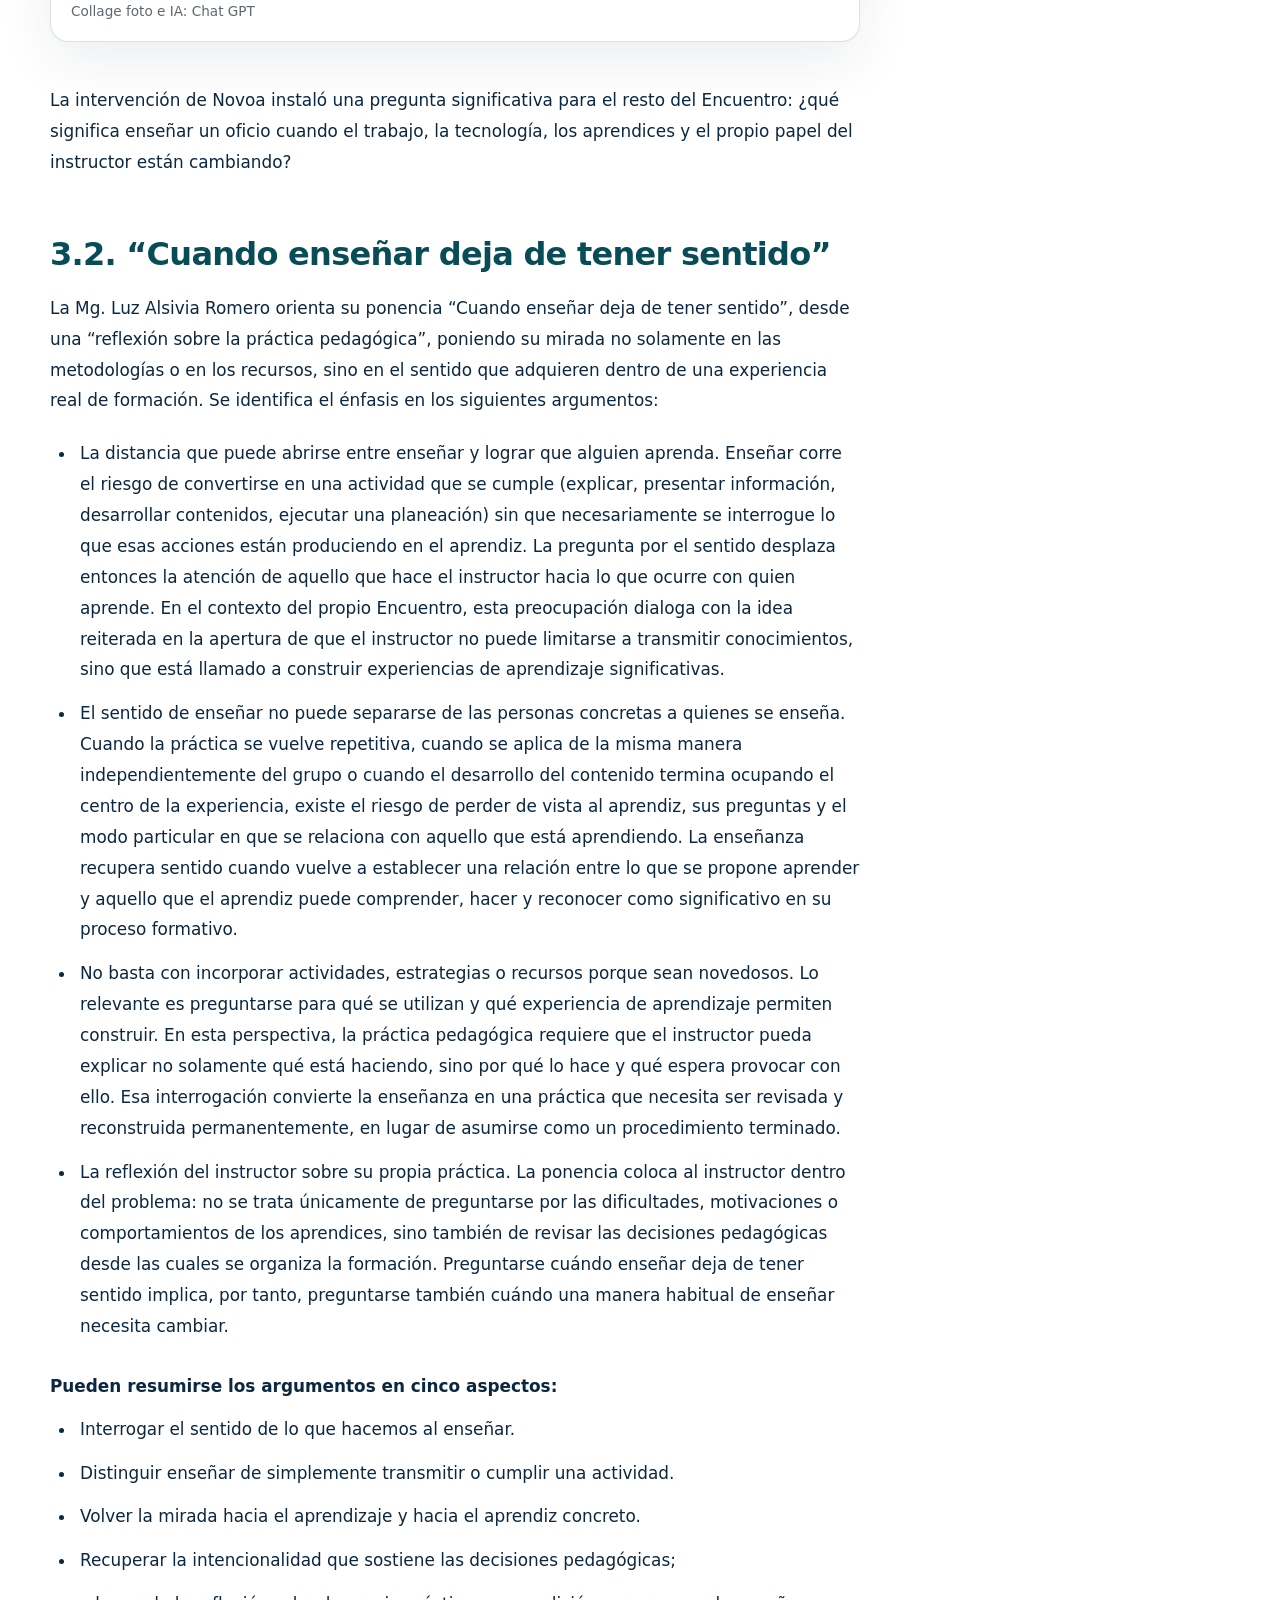
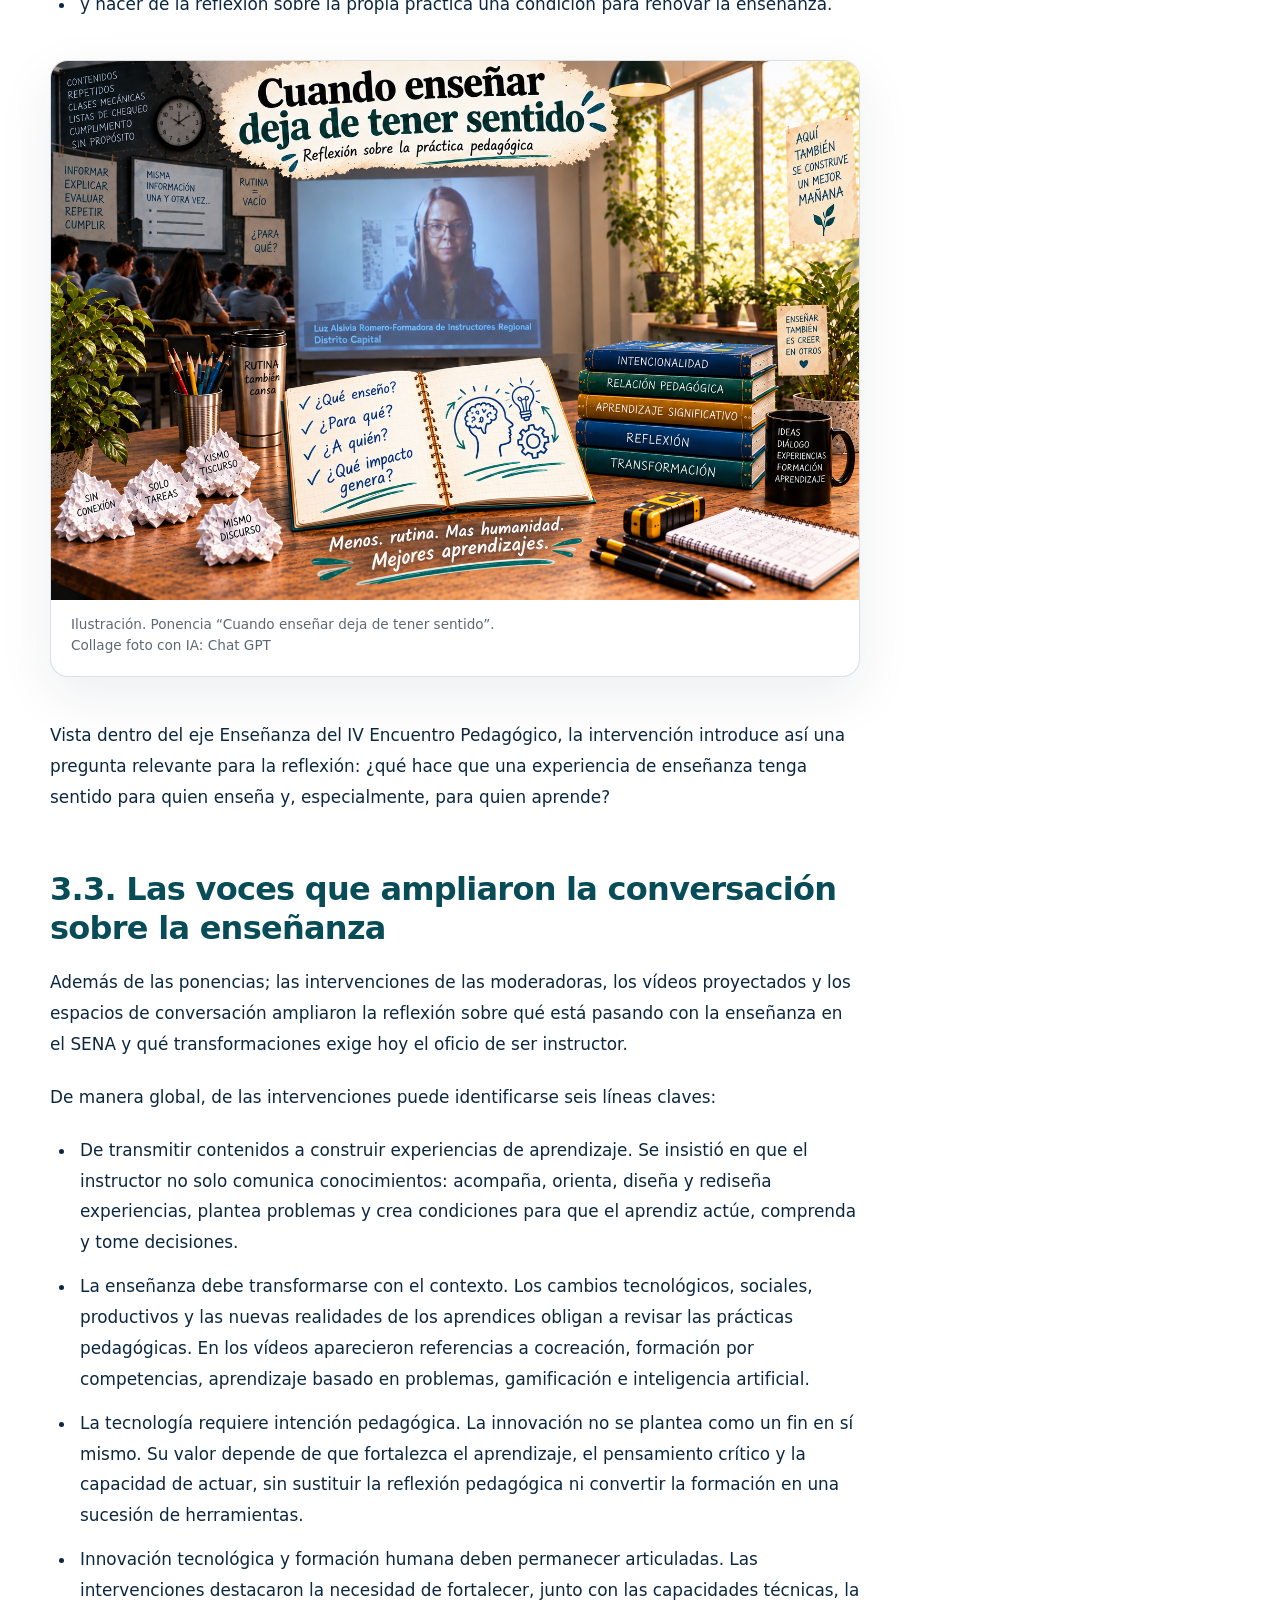
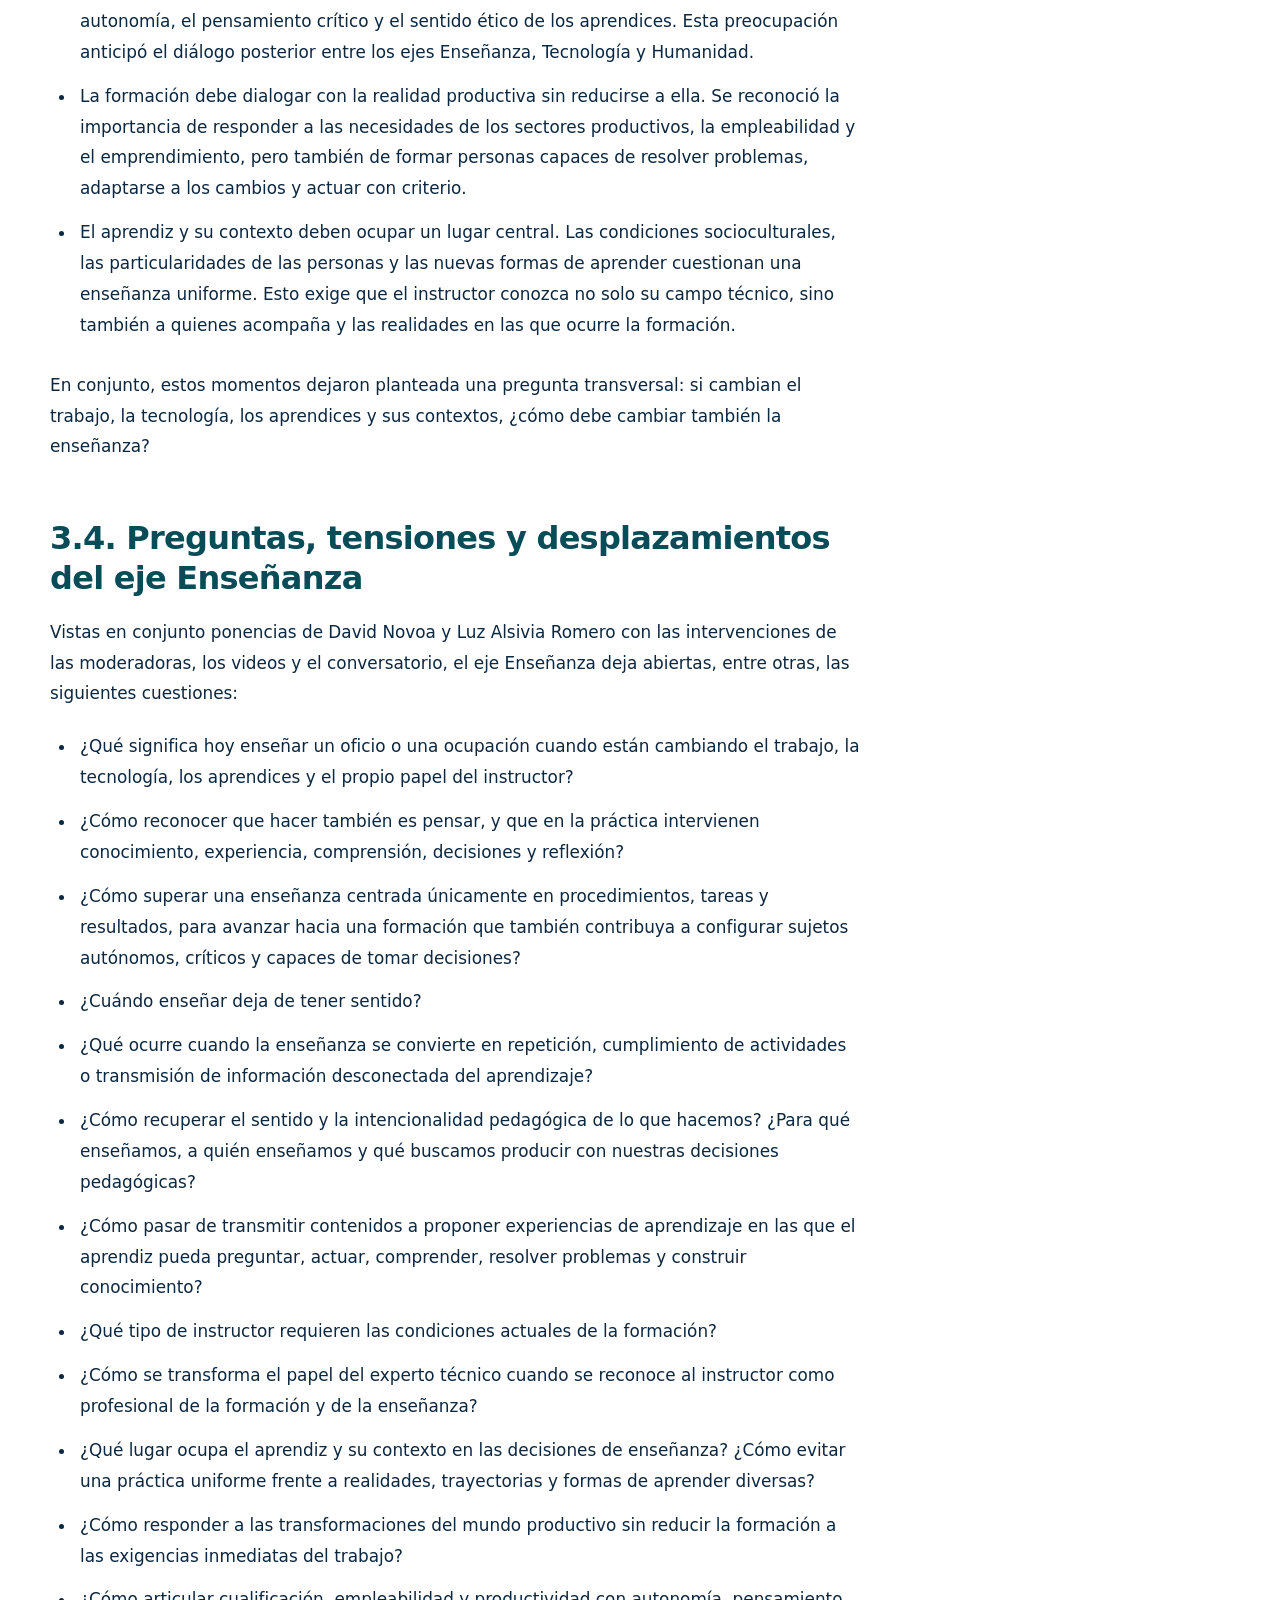
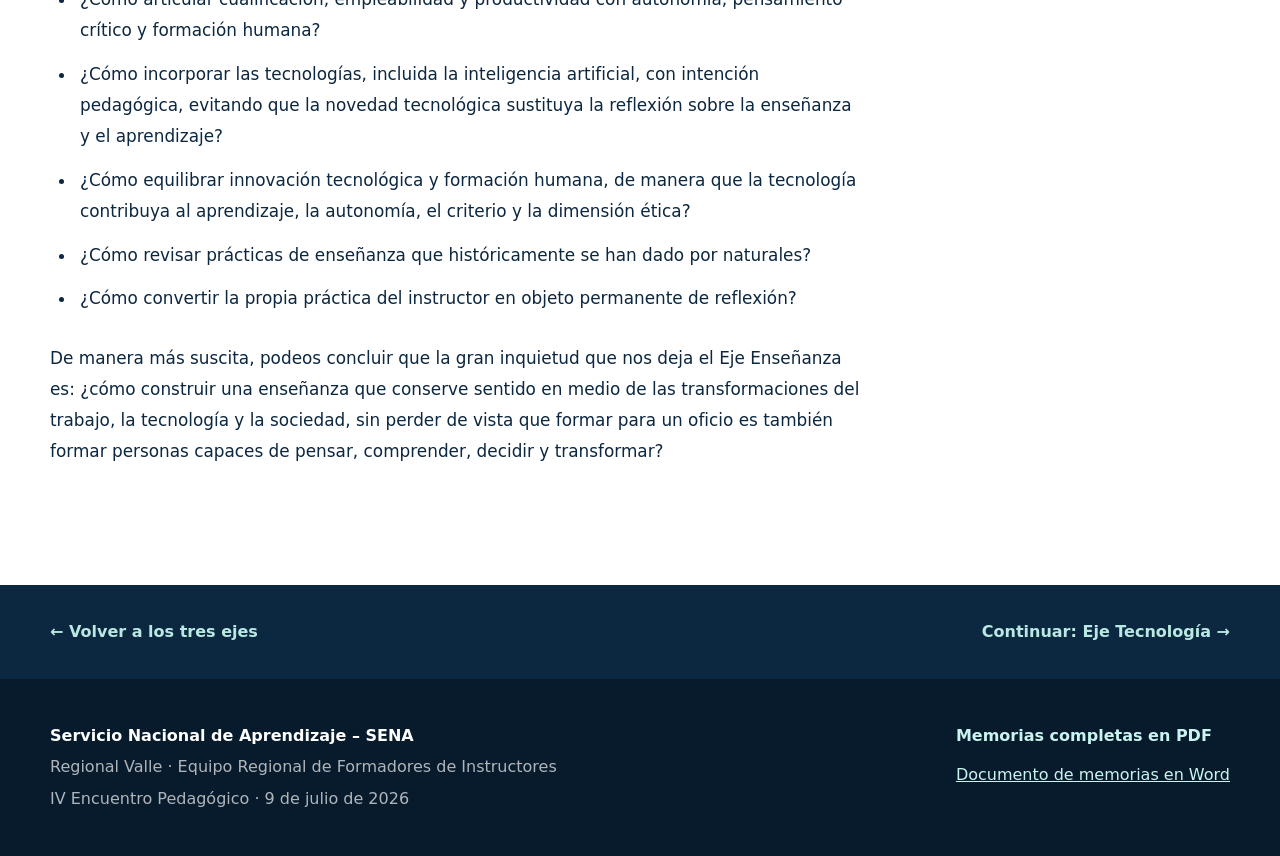
<file: ejes/ensenanza.html>
<!doctype html>
<html lang="es">
<head>
<meta charset="utf-8">
<meta name="viewport" content="width=device-width, initial-scale=1">
<meta name="theme-color" content="#0c2740">
<meta name="description" content="Las reflexiones sobre la enseñanza de oficios y ocupaciones, el sentido de la práctica pedagógica y las voces que ampliaron la conversación.">
<title>3. Eje enseñanza: volver a preguntarse qué significa enseñar | IV Encuentro Pedagógico · SENA Regional Valle</title>
<link rel="icon" href="../assets/branding/logo-sena-negro.png" type="image/png">
<link rel="stylesheet" href="../styles.css">
<script src="../script.js" defer></script>
</head>
<body class="inner-page memory-site">
<a class="skip-link" href="#contenido">Saltar al contenido</a>
<header class="site-header"><div class="shell nav-wrap">
<a class="brand" href="../index.html" aria-label="Ir al inicio">
<img class="brand-logo" src="../assets/branding/logo-sena-negro.png" alt="SENA">
<span class="brand-text">IV Encuentro Pedagógico</span></a>
<button class="menu-toggle" type="button" aria-expanded="false" aria-controls="menu-principal">
<span></span><span></span><span></span><span class="sr-only">Abrir menú</span></button>
<nav id="menu-principal" class="main-nav" aria-label="Navegación principal"><a href="../index.html#pregunta">La pregunta</a><a href="../index.html#voces">Las voces</a><a href="../index.html#ejes">Los tres ejes</a><a href="../cruces-y-tensiones.html">Cruces y tensiones</a><a href="../index.html#claves">Las claves</a><a href="../index.html#horizontes">Horizontes</a><a href="../memorias.html">Memorias</a></nav>
</div></header><main id="contenido">
<section class="inner-hero memory-inner-hero"><div class="shell">
<p class="section-tag">Eje Enseñanza</p>
<h1>3. Eje enseñanza: volver a preguntarse qué significa enseñar</h1>
<p class="inner-lead">Las reflexiones sobre la enseñanza de oficios y ocupaciones, el sentido de la práctica pedagógica y las voces que ampliaron la conversación.</p>
<div class="page-jump"><a class="button button-primary" href="#ensenanza">Ir al capítulo</a><a class="button button-secondary" href="../docs/memoria-iv-encuentro-pedagogico.pdf">Ver documento completo</a></div></div></section><section class="memory-chapter " id="ensenanza">
<div class="shell">
<div class="chapter-topline"><span>Capítulo 3 de 9</span><span>Memorias · IV Encuentro Pedagógico</span></div>
<header class="chapter-heading"><h2>3. Eje enseñanza: volver a preguntarse qué significa enseñar</h2></header>
<div class="memory-reading-grid">
<div class="memory-prose"><p>A continuación, abordamos las líneas propuestas del primer eje (enseñanza).</p>
<h3 id="hacer-es-pensar-ensenar-los-oficios-y-las-ocupaciones">3.1. “Hacer es pensar”: enseñar los oficios y las ocupaciones</h3>
<p>En la ponencia “Hacer es pensar: Reflexiones en la enseñanza de los oficios y las ocupaciones”, el ponente David Novoa Álvarez propuso mirar la enseñanza en el SENA más allá de la transmisión de procedimientos técnicos. Su intervención situó el oficio de enseñar dentro de una historia de transformaciones de la formación para el trabajo y permitió reconocer varios argumentos para explicar la práctica pedagógica del instructor:</p>
<ul class="memory-list">
<li>Hacer también es una forma de pensar: La enseñanza de un oficio no puede reducirse a aprender a ejecutar correctamente una tarea. En el hacer intervienen conocimiento, experiencia, decisiones, comprensión y reflexión. Esta perspectiva cuestiona la separación entre trabajo manual y trabajo intelectual y devuelve valor pedagógico al conocimiento que se construye en la práctica.</li>
<li>La enseñanza de los oficios se transforma con las maneras de comprender el trabajo: Novoa mostró que las prácticas formativas del SENA no han permanecido iguales: se han configurado en relación con cambios productivos, tecnológicos, sociales e institucionales. En ese recorrido aparecen desplazamientos como el paso del trabajo manual al trabajo con mayor componente mental, de las tareas a las funciones productivas, de las calificaciones a las cualificaciones y de la rigidez hacia formas más flexibles de organización del trabajo.</li>
<li>También han cambiado las maneras de comprender a quien enseña y a quien aprende: Entre las transformaciones señaladas aparecen el tránsito del instructor entendido principalmente como experto técnico al instructor profesional, y del trabajador-alumno a la figura del aprendiz. Estos desplazamientos muestran que enseñar un oficio demanda algo más que dominar técnicamente una ocupación: implica asumir una responsabilidad propiamente formativa y pedagógica.</li>
<li>De lo procedimental a lo formativo: Uno de los retos centrales de la ponencia está en superar una enseñanza concentrada exclusivamente en la ejecución de procesos técnicos para reconocer que la formación para el trabajo también configura sujetos, en el contexto misional de formar para la vida y para el trabajo. Importan los procedimientos, pero también aquello que el aprendiz comprende y sitúa en su contexto ocupacional y social, las decisiones que puede tomar y la manera como se relaciona con el saber y con su oficio.</li>
<li>Las formas de enseñar son históricas, no naturales ni inmutables: Al preguntarse por las condiciones de posibilidad de la enseñanza de los oficios y las ocupaciones en el SENA, el ponente David Novoa invitó a observar los saberes y las prácticas que han configurado la formación para el trabajo, las nociones de trabajo que han circulado y las formas de concebir al instructor y al aprendiz. Desde esta perspectiva, la enseñanza actual es resultado de tensiones, desplazamientos y transformaciones acumuladas en el tiempo.</li>
<li>Pensar el presente del instructor exige reconocer cambios sucedidos: El paso de la enseñanza al aprendizaje, de la presencialidad a la virtualidad (en algunos casos) y de una formación centrada predominantemente en procedimientos hacia una perspectiva más formativa plantea nuevas exigencias para la enseñanza de las ocupaciones y oficios. La cuestión de fondo no es solamente qué debe hacer hoy un instructor, sino qué tipo de instructor se está configurando frente a las nuevas condiciones de la formación para el trabajo.</li>
</ul>
<figure class="memory-figure"><img loading="lazy" src="../assets/memorias/image3.jpeg" alt="Imagen del documento de memorias: Ponencia “Hacer es pensar: Reflexiones en la enseñanza de los oficios y las ocupaciones”."><figcaption>Ilustración. Ponencia “Hacer es pensar: Reflexiones en la enseñanza de los oficios y las ocupaciones”.
Collage foto e IA: Chat GPT</figcaption></figure>
<p>La intervención de Novoa instaló una pregunta significativa para el resto del Encuentro: ¿qué significa enseñar un oficio cuando el trabajo, la tecnología, los aprendices y el propio papel del instructor están cambiando?</p>
<h3 id="cuando-ensenar-deja-de-tener-sentido">3.2. “Cuando enseñar deja de tener sentido”</h3>
<p>La Mg. Luz Alsivia Romero orienta su ponencia “Cuando enseñar deja de tener sentido”, desde una “reflexión sobre la práctica pedagógica”, poniendo su mirada no solamente en las metodologías o en los recursos, sino en el sentido que adquieren dentro de una experiencia real de formación. Se identifica el énfasis en los siguientes argumentos:</p>
<ul class="memory-list">
<li>La distancia que puede abrirse entre enseñar y lograr que alguien aprenda. Enseñar corre el riesgo de convertirse en una actividad que se cumple (explicar, presentar información, desarrollar contenidos, ejecutar una planeación) sin que necesariamente se interrogue lo que esas acciones están produciendo en el aprendiz. La pregunta por el sentido desplaza entonces la atención de aquello que hace el instructor hacia lo que ocurre con quien aprende. En el contexto del propio Encuentro, esta preocupación dialoga con la idea reiterada en la apertura de que el instructor no puede limitarse a transmitir conocimientos, sino que está llamado a construir experiencias de aprendizaje significativas.</li>
<li>El sentido de enseñar no puede separarse de las personas concretas a quienes se enseña. Cuando la práctica se vuelve repetitiva, cuando se aplica de la misma manera independientemente del grupo o cuando el desarrollo del contenido termina ocupando el centro de la experiencia, existe el riesgo de perder de vista al aprendiz, sus preguntas y el modo particular en que se relaciona con aquello que está aprendiendo. La enseñanza recupera sentido cuando vuelve a establecer una relación entre lo que se propone aprender y aquello que el aprendiz puede comprender, hacer y reconocer como significativo en su proceso formativo.</li>
<li>No basta con incorporar actividades, estrategias o recursos porque sean novedosos. Lo relevante es preguntarse para qué se utilizan y qué experiencia de aprendizaje permiten construir. En esta perspectiva, la práctica pedagógica requiere que el instructor pueda explicar no solamente qué está haciendo, sino por qué lo hace y qué espera provocar con ello. Esa interrogación convierte la enseñanza en una práctica que necesita ser revisada y reconstruida permanentemente, en lugar de asumirse como un procedimiento terminado.</li>
<li>La reflexión del instructor sobre su propia práctica. La ponencia coloca al instructor dentro del problema: no se trata únicamente de preguntarse por las dificultades, motivaciones o comportamientos de los aprendices, sino también de revisar las decisiones pedagógicas desde las cuales se organiza la formación. Preguntarse cuándo enseñar deja de tener sentido implica, por tanto, preguntarse también cuándo una manera habitual de enseñar necesita cambiar.</li>
</ul>
<p class="memory-short">Pueden resumirse los argumentos en cinco aspectos:</p>
<ul class="memory-list">
<li>Interrogar el sentido de lo que hacemos al enseñar.</li>
<li>Distinguir enseñar de simplemente transmitir o cumplir una actividad.</li>
<li>Volver la mirada hacia el aprendizaje y hacia el aprendiz concreto.</li>
<li>Recuperar la intencionalidad que sostiene las decisiones pedagógicas;</li>
<li>y hacer de la reflexión sobre la propia práctica una condición para renovar la enseñanza.</li>
</ul>
<figure class="memory-figure"><img loading="lazy" src="../assets/memorias/image4.png" alt="Imagen del documento de memorias: Ponencia “Cuando enseñar deja de tener sentido”."><figcaption>Ilustración. Ponencia “Cuando enseñar deja de tener sentido”.
Collage foto con IA: Chat GPT</figcaption></figure>
<p>Vista dentro del eje Enseñanza del IV Encuentro Pedagógico, la intervención introduce así una pregunta relevante para la reflexión: ¿qué hace que una experiencia de enseñanza tenga sentido para quien enseña y, especialmente, para quien aprende?</p>
<h3 id="las-voces-que-ampliaron-la-conversacion-sobre-la-ensenanza">3.3. Las voces que ampliaron la conversación sobre la enseñanza</h3>
<p>Además de las ponencias; las intervenciones de las moderadoras, los vídeos proyectados y los espacios de conversación ampliaron la reflexión sobre qué está pasando con la enseñanza en el SENA y qué transformaciones exige hoy el oficio de ser instructor.</p>
<p>De manera global, de las intervenciones puede identificarse seis líneas claves:</p>
<ul class="memory-list">
<li>De transmitir contenidos a construir experiencias de aprendizaje. Se insistió en que el instructor no solo comunica conocimientos: acompaña, orienta, diseña y rediseña experiencias, plantea problemas y crea condiciones para que el aprendiz actúe, comprenda y tome decisiones.</li>
<li>La enseñanza debe transformarse con el contexto. Los cambios tecnológicos, sociales, productivos y las nuevas realidades de los aprendices obligan a revisar las prácticas pedagógicas. En los vídeos aparecieron referencias a cocreación, formación por competencias, aprendizaje basado en problemas, gamificación e inteligencia artificial.</li>
<li>La tecnología requiere intención pedagógica. La innovación no se plantea como un fin en sí mismo. Su valor depende de que fortalezca el aprendizaje, el pensamiento crítico y la capacidad de actuar, sin sustituir la reflexión pedagógica ni convertir la formación en una sucesión de herramientas.</li>
<li>Innovación tecnológica y formación humana deben permanecer articuladas. Las intervenciones destacaron la necesidad de fortalecer, junto con las capacidades técnicas, la autonomía, el pensamiento crítico y el sentido ético de los aprendices. Esta preocupación anticipó el diálogo posterior entre los ejes Enseñanza, Tecnología y Humanidad.</li>
<li>La formación debe dialogar con la realidad productiva sin reducirse a ella. Se reconoció la importancia de responder a las necesidades de los sectores productivos, la empleabilidad y el emprendimiento, pero también de formar personas capaces de resolver problemas, adaptarse a los cambios y actuar con criterio.</li>
<li>El aprendiz y su contexto deben ocupar un lugar central. Las condiciones socioculturales, las particularidades de las personas y las nuevas formas de aprender cuestionan una enseñanza uniforme. Esto exige que el instructor conozca no solo su campo técnico, sino también a quienes acompaña y las realidades en las que ocurre la formación.</li>
</ul>
<p>En conjunto, estos momentos dejaron planteada una pregunta transversal: si cambian el trabajo, la tecnología, los aprendices y sus contextos, ¿cómo debe cambiar también la enseñanza?</p>
<h3 id="preguntas-tensiones-y-desplazamientos-del-eje-ensenanza">3.4. Preguntas, tensiones y desplazamientos del eje Enseñanza</h3>
<p>Vistas en conjunto ponencias de David Novoa y Luz Alsivia Romero con las intervenciones de las moderadoras, los videos y el conversatorio, el eje Enseñanza deja abiertas, entre otras, las siguientes cuestiones:</p>
<ul class="memory-list">
<li>¿Qué significa hoy enseñar un oficio o una ocupación cuando están cambiando el trabajo, la tecnología, los aprendices y el propio papel del instructor?</li>
<li>¿Cómo reconocer que hacer también es pensar, y que en la práctica intervienen conocimiento, experiencia, comprensión, decisiones y reflexión?</li>
<li>¿Cómo superar una enseñanza centrada únicamente en procedimientos, tareas y resultados, para avanzar hacia una formación que también contribuya a configurar sujetos autónomos, críticos y capaces de tomar decisiones?</li>
<li>¿Cuándo enseñar deja de tener sentido?</li>
<li>¿Qué ocurre cuando la enseñanza se convierte en repetición, cumplimiento de actividades o transmisión de información desconectada del aprendizaje?</li>
<li>¿Cómo recuperar el sentido y la intencionalidad pedagógica de lo que hacemos? ¿Para qué enseñamos, a quién enseñamos y qué buscamos producir con nuestras decisiones pedagógicas?</li>
<li>¿Cómo pasar de transmitir contenidos a proponer experiencias de aprendizaje en las que el aprendiz pueda preguntar, actuar, comprender, resolver problemas y construir conocimiento?</li>
<li>¿Qué tipo de instructor requieren las condiciones actuales de la formación?</li>
<li>¿Cómo se transforma el papel del experto técnico cuando se reconoce al instructor como profesional de la formación y de la enseñanza?</li>
<li>¿Qué lugar ocupa el aprendiz y su contexto en las decisiones de enseñanza? ¿Cómo evitar una práctica uniforme frente a realidades, trayectorias y formas de aprender diversas?</li>
<li>¿Cómo responder a las transformaciones del mundo productivo sin reducir la formación a las exigencias inmediatas del trabajo?</li>
<li>¿Cómo articular cualificación, empleabilidad y productividad con autonomía, pensamiento crítico y formación humana?</li>
<li>¿Cómo incorporar las tecnologías, incluida la inteligencia artificial, con intención pedagógica, evitando que la novedad tecnológica sustituya la reflexión sobre la enseñanza y el aprendizaje?</li>
<li>¿Cómo equilibrar innovación tecnológica y formación humana, de manera que la tecnología contribuya al aprendizaje, la autonomía, el criterio y la dimensión ética?</li>
<li>¿Cómo revisar prácticas de enseñanza que históricamente se han dado por naturales?</li>
<li>¿Cómo convertir la propia práctica del instructor en objeto permanente de reflexión?</li>
</ul>
<p>De manera más suscita, podeos concluir que la gran inquietud que nos deja el Eje Enseñanza es: ¿cómo construir una enseñanza que conserve sentido en medio de las transformaciones del trabajo, la tecnología y la sociedad, sin perder de vista que formar para un oficio es también formar personas capaces de pensar, comprender, decidir y transformar?</p></div>
<aside><nav class="chapter-toc" aria-label="Apartados del capítulo"><strong>En este capítulo</strong><ul><li><a href="#hacer-es-pensar-ensenar-los-oficios-y-las-ocupaciones">“Hacer es pensar”: enseñar los oficios y las ocupaciones</a></li><li><a href="#cuando-ensenar-deja-de-tener-sentido">“Cuando enseñar deja de tener sentido”</a></li><li><a href="#las-voces-que-ampliaron-la-conversacion-sobre-la-ensenanza">Las voces que ampliaron la conversación sobre la enseñanza</a></li><li><a href="#preguntas-tensiones-y-desplazamientos-del-eje-ensenanza">Preguntas, tensiones y desplazamientos del eje Enseñanza</a></li></ul></nav></aside>
</div>
</div></section><section class="chapter-end"><div class="shell chapter-continue">
<a href="../index.html#ejes">← Volver a los tres ejes</a>
<a href="tecnologia.html">Continuar: Eje Tecnología →</a>
</div></section></main>
<footer class="site-footer"><div class="shell footer-grid">
<div><strong>Servicio Nacional de Aprendizaje – SENA</strong>
<p>Regional Valle · Equipo Regional de Formadores de Instructores</p>
<p>IV Encuentro Pedagógico · 9 de julio de 2026</p></div>
<div><a class="footer-download" href="../docs/memoria-iv-encuentro-pedagogico.pdf">Memorias completas en PDF</a>
<p><a href="../docs/memorias-iv-encuentro-pedagogico.docx" download>Documento de memorias en Word</a></p></div>
</div></footer></body></html>
</file>
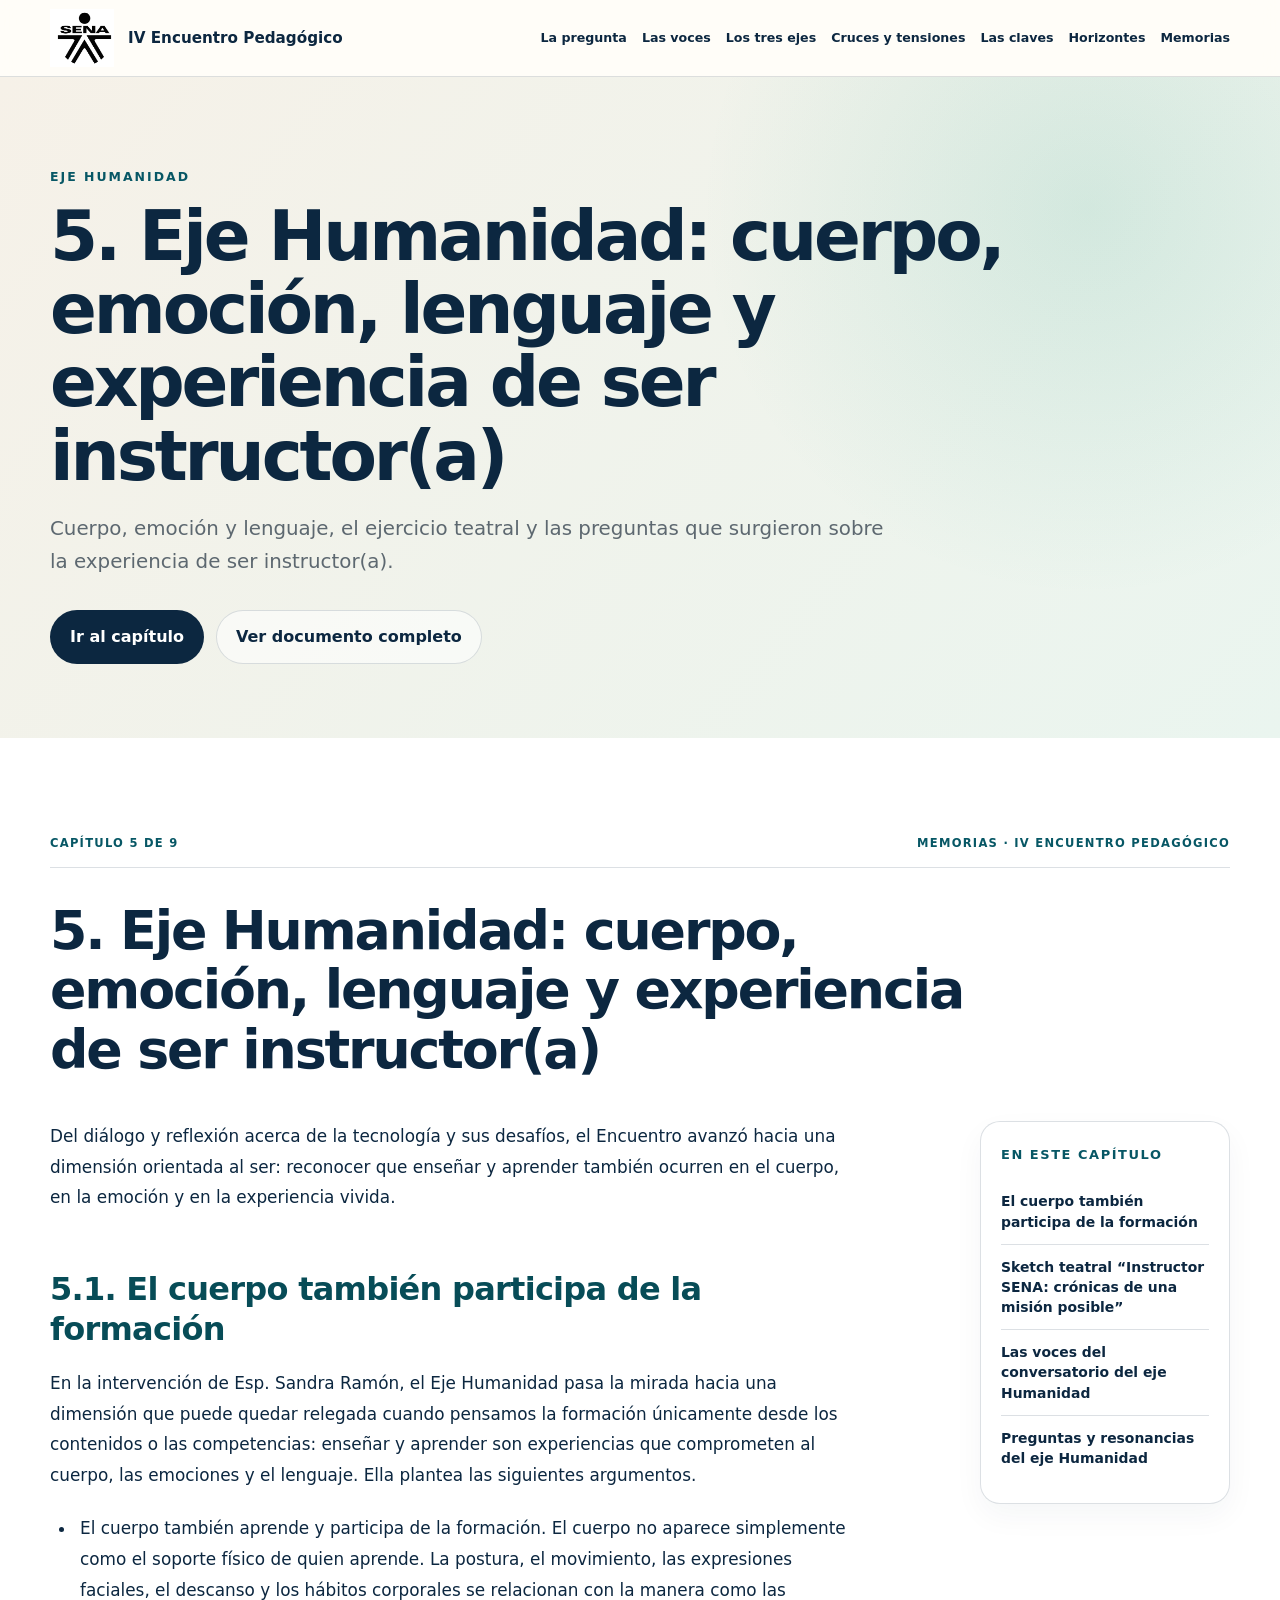
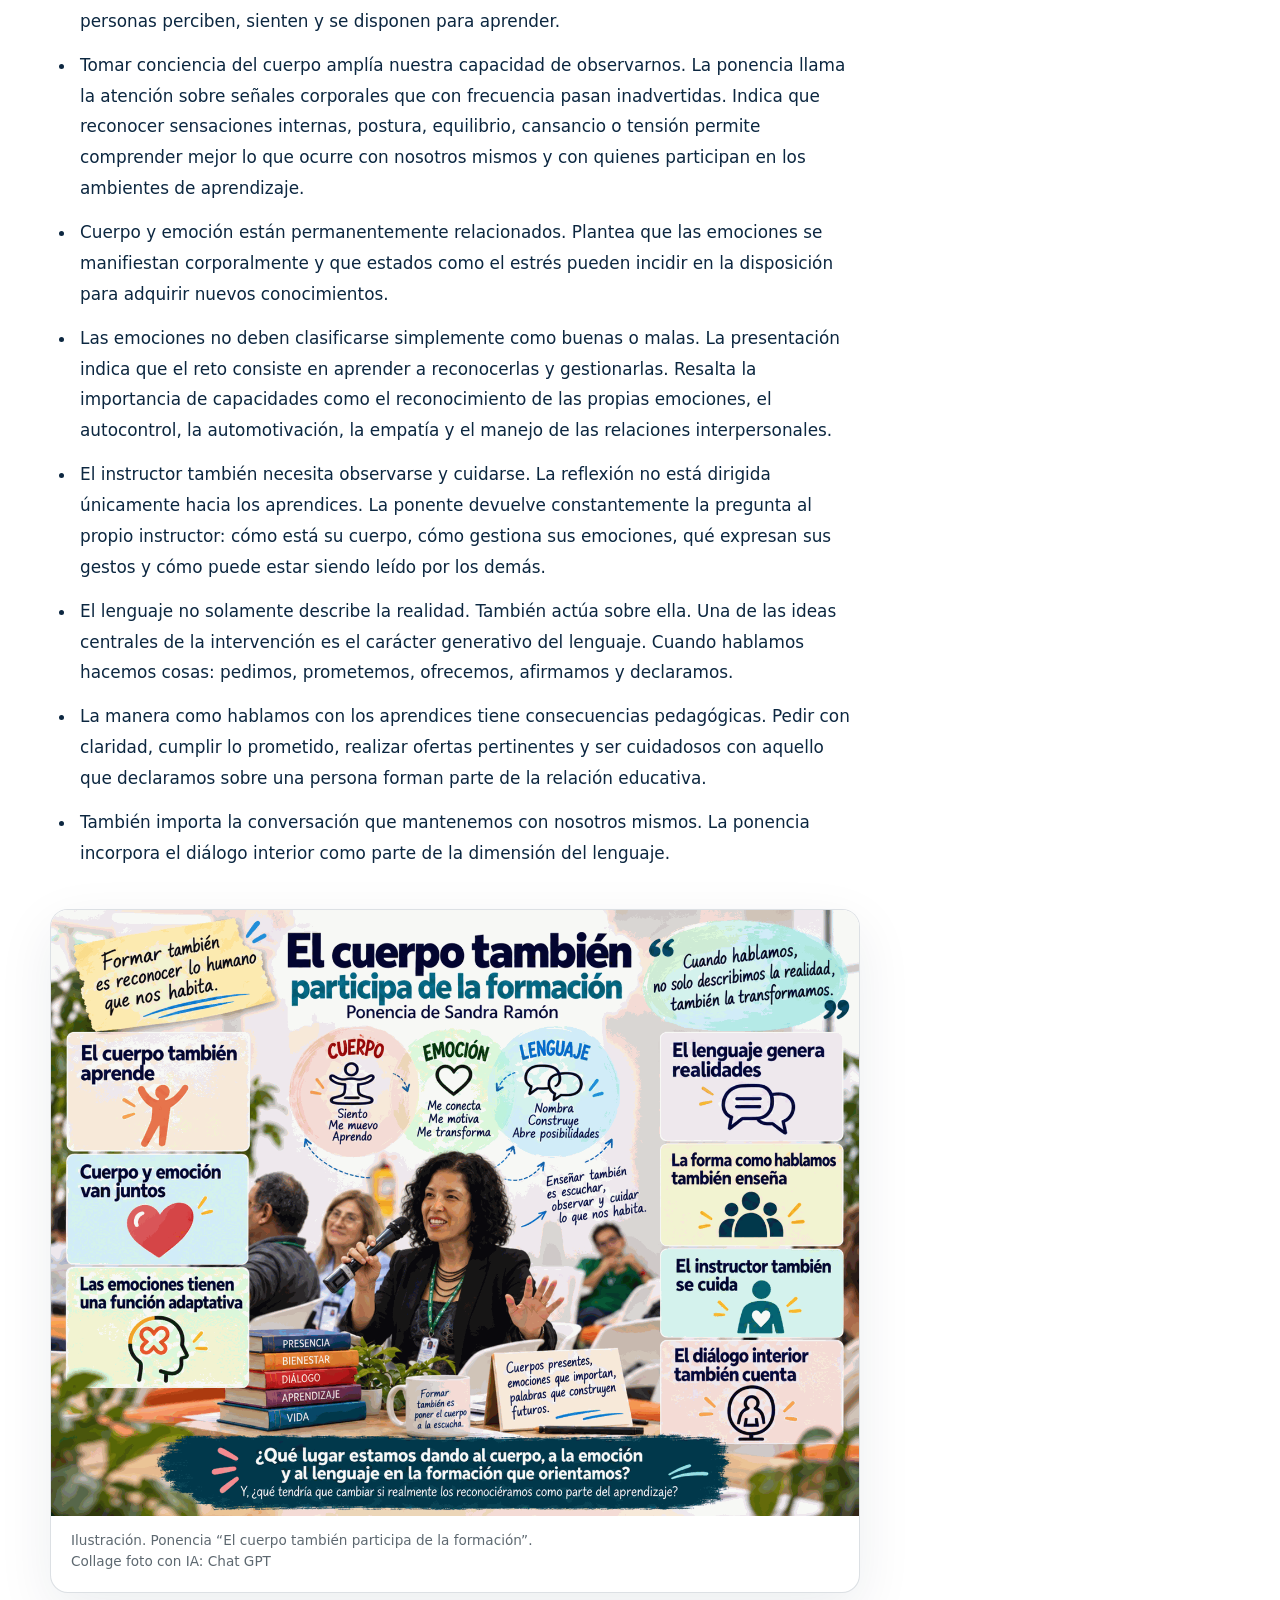
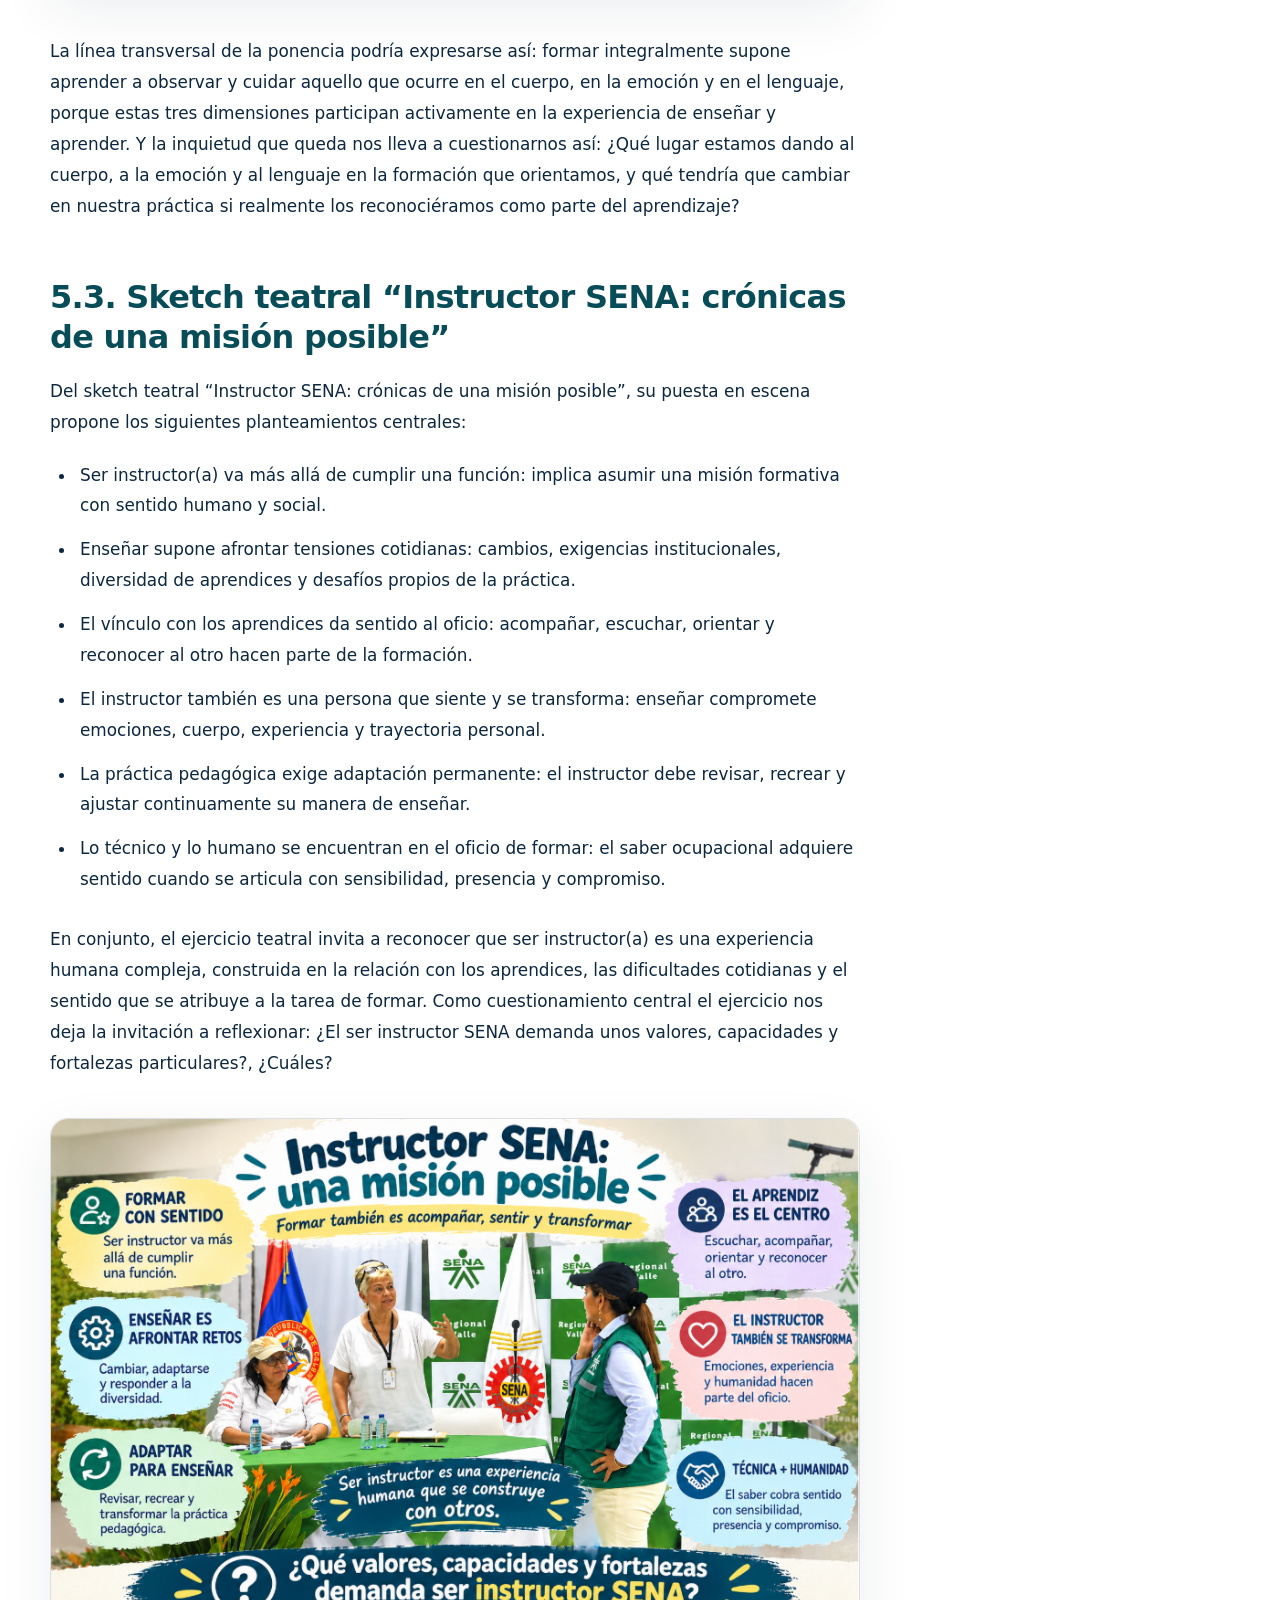
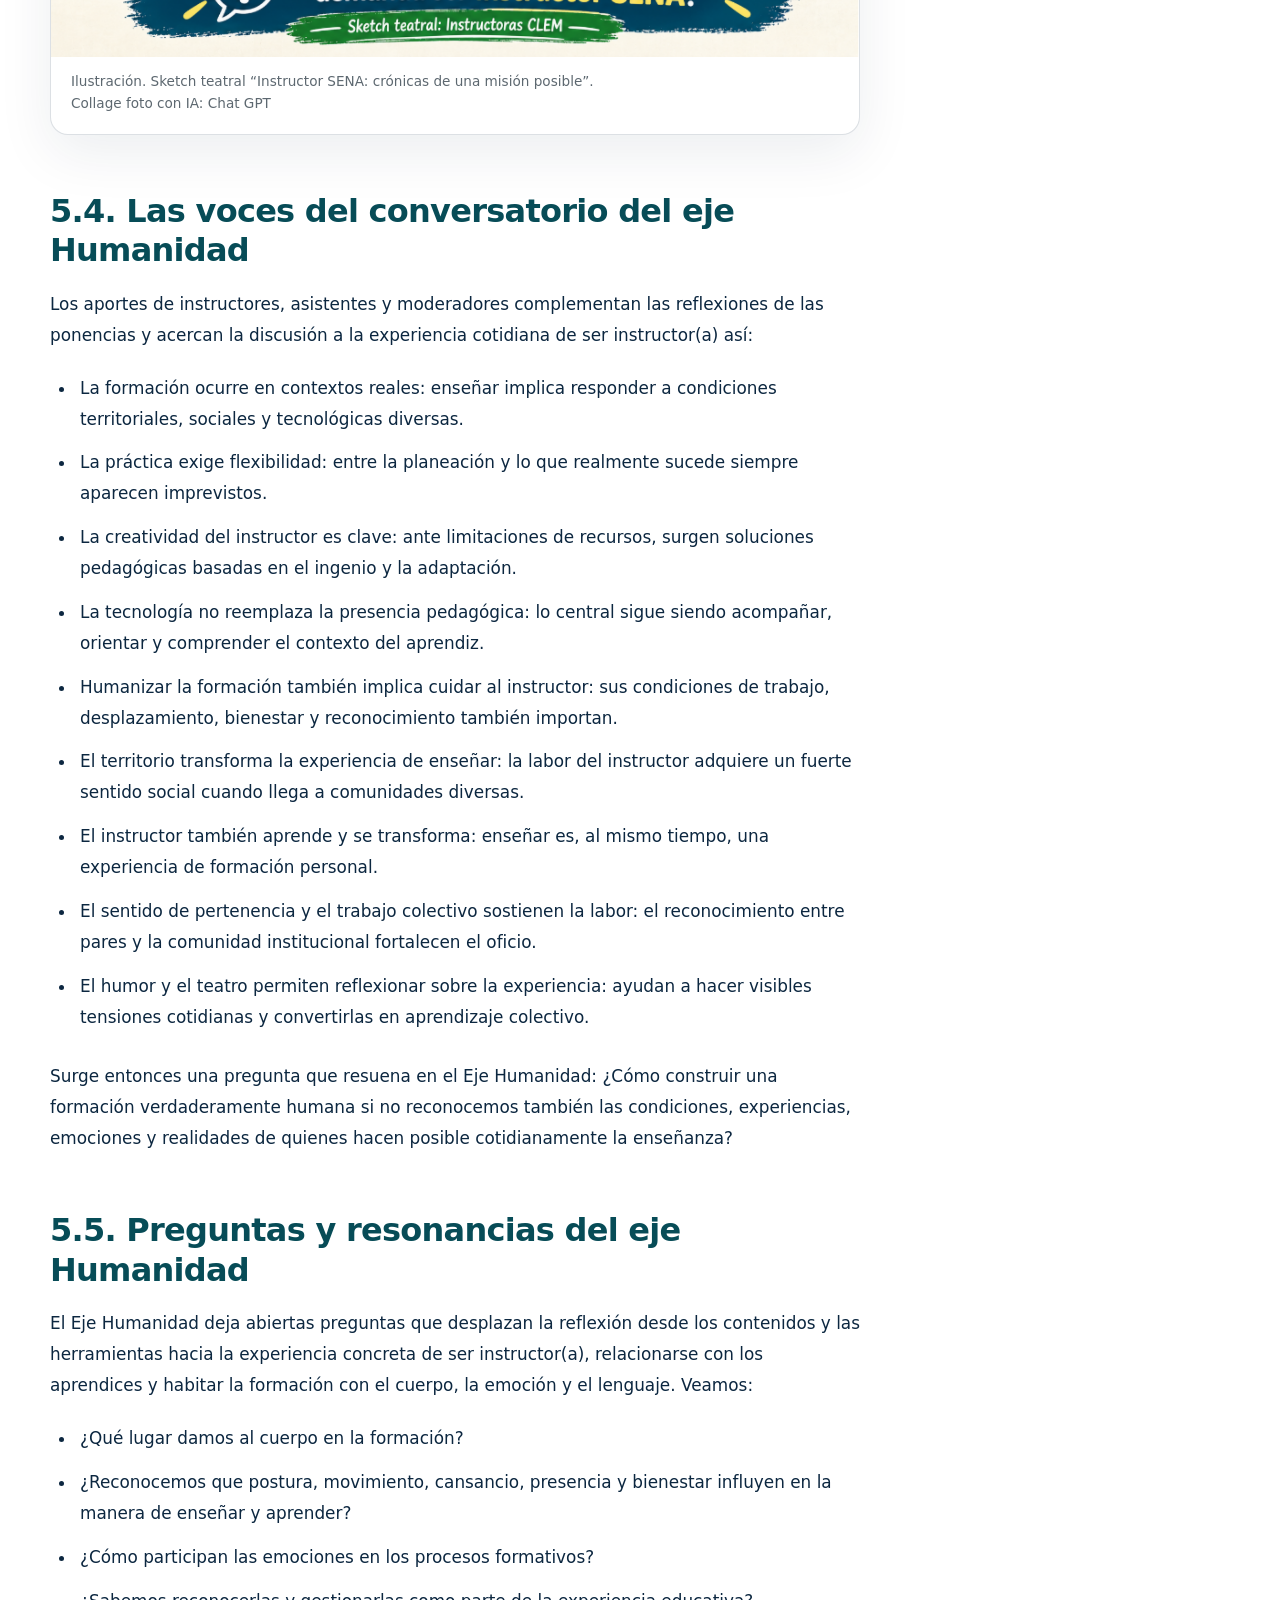
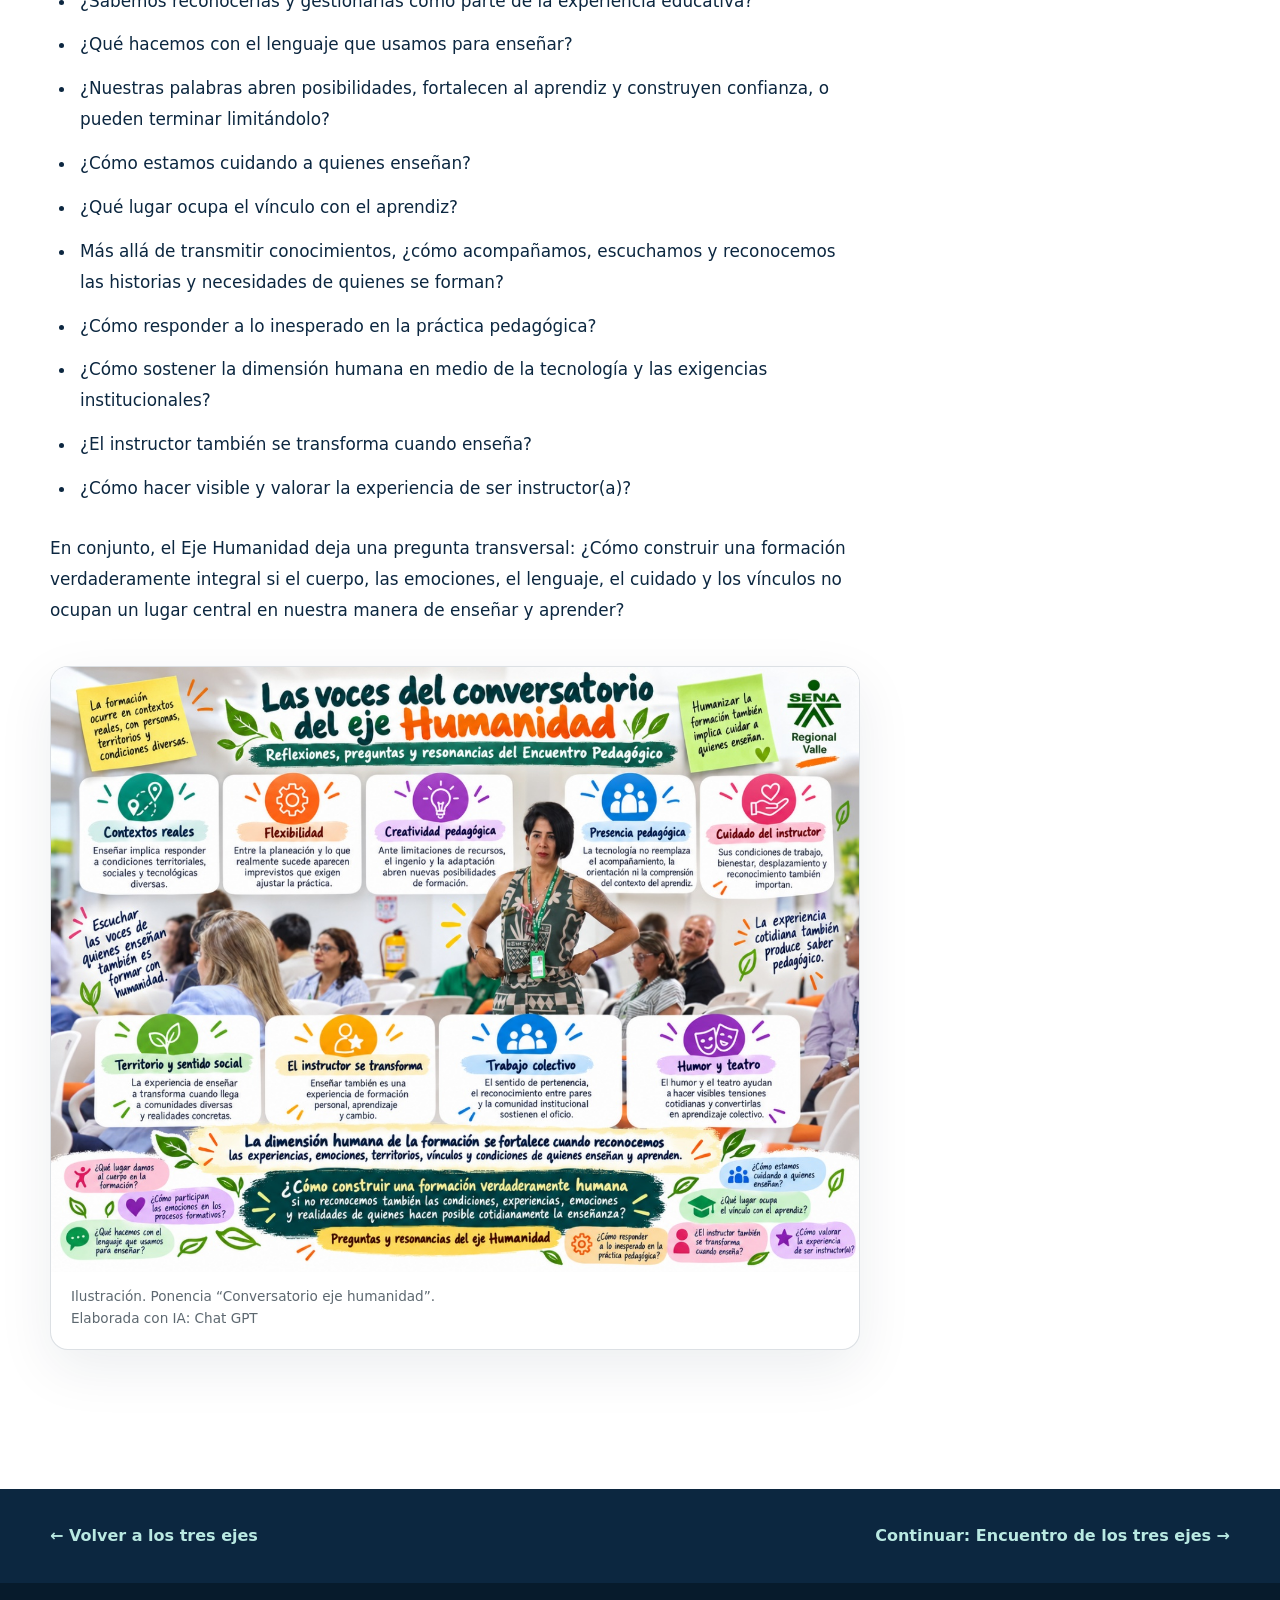
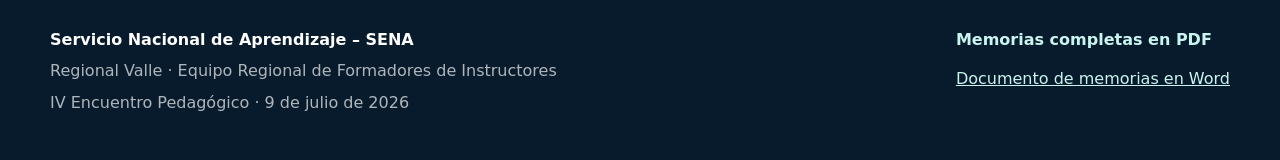
<file: ejes/humanidad.html>
<!doctype html>
<html lang="es">
<head>
<meta charset="utf-8">
<meta name="viewport" content="width=device-width, initial-scale=1">
<meta name="theme-color" content="#0c2740">
<meta name="description" content="Cuerpo, emoción y lenguaje, el ejercicio teatral y las preguntas que surgieron sobre la experiencia de ser instructor(a).">
<title>5. Eje Humanidad: cuerpo, emoción, lenguaje y experiencia de ser instructor(a) | IV Encuentro Pedagógico · SENA Regional Valle</title>
<link rel="icon" href="../assets/branding/logo-sena-negro.png" type="image/png">
<link rel="stylesheet" href="../styles.css">
<script src="../script.js" defer></script>
</head>
<body class="inner-page memory-site">
<a class="skip-link" href="#contenido">Saltar al contenido</a>
<header class="site-header"><div class="shell nav-wrap">
<a class="brand" href="../index.html" aria-label="Ir al inicio">
<img class="brand-logo" src="../assets/branding/logo-sena-negro.png" alt="SENA">
<span class="brand-text">IV Encuentro Pedagógico</span></a>
<button class="menu-toggle" type="button" aria-expanded="false" aria-controls="menu-principal">
<span></span><span></span><span></span><span class="sr-only">Abrir menú</span></button>
<nav id="menu-principal" class="main-nav" aria-label="Navegación principal"><a href="../index.html#pregunta">La pregunta</a><a href="../index.html#voces">Las voces</a><a href="../index.html#ejes">Los tres ejes</a><a href="../cruces-y-tensiones.html">Cruces y tensiones</a><a href="../index.html#claves">Las claves</a><a href="../index.html#horizontes">Horizontes</a><a href="../memorias.html">Memorias</a></nav>
</div></header><main id="contenido">
<section class="inner-hero memory-inner-hero"><div class="shell">
<p class="section-tag">Eje Humanidad</p>
<h1>5. Eje Humanidad: cuerpo, emoción, lenguaje y experiencia de ser instructor(a)</h1>
<p class="inner-lead">Cuerpo, emoción y lenguaje, el ejercicio teatral y las preguntas que surgieron sobre la experiencia de ser instructor(a).</p>
<div class="page-jump"><a class="button button-primary" href="#humanidad">Ir al capítulo</a><a class="button button-secondary" href="../docs/memoria-iv-encuentro-pedagogico.pdf">Ver documento completo</a></div></div></section><section class="memory-chapter " id="humanidad">
<div class="shell">
<div class="chapter-topline"><span>Capítulo 5 de 9</span><span>Memorias · IV Encuentro Pedagógico</span></div>
<header class="chapter-heading"><h2>5. Eje Humanidad: cuerpo, emoción, lenguaje y experiencia de ser instructor(a)</h2></header>
<div class="memory-reading-grid">
<div class="memory-prose"><p>Del diálogo y reflexión acerca de la tecnología y sus desafíos, el Encuentro avanzó hacia una dimensión orientada al ser: reconocer que enseñar y aprender también ocurren en el cuerpo, en la emoción y en la experiencia vivida.</p>
<h3 id="el-cuerpo-tambien-participa-de-la-formacion">5.1. El cuerpo también participa de la formación</h3>
<p>En la intervención de Esp. Sandra Ramón, el Eje Humanidad pasa la mirada hacia una dimensión que puede quedar relegada cuando pensamos la formación únicamente desde los contenidos o las competencias: enseñar y aprender son experiencias que comprometen al cuerpo, las emociones y el lenguaje. Ella plantea las siguientes argumentos.</p>
<ul class="memory-list">
<li>El cuerpo también aprende y participa de la formación. El cuerpo no aparece simplemente como el soporte físico de quien aprende. La postura, el movimiento, las expresiones faciales, el descanso y los hábitos corporales se relacionan con la manera como las personas perciben, sienten y se disponen para aprender.</li>
<li>Tomar conciencia del cuerpo amplía nuestra capacidad de observarnos. La ponencia llama la atención sobre señales corporales que con frecuencia pasan inadvertidas. Indica que reconocer sensaciones internas, postura, equilibrio, cansancio o tensión permite comprender mejor lo que ocurre con nosotros mismos y con quienes participan en los ambientes de aprendizaje.</li>
<li>Cuerpo y emoción están permanentemente relacionados. Plantea que las emociones se manifiestan corporalmente y que estados como el estrés pueden incidir en la disposición para adquirir nuevos conocimientos.</li>
<li>Las emociones no deben clasificarse simplemente como buenas o malas. La presentación indica que el reto consiste en aprender a reconocerlas y gestionarlas. Resalta la importancia de capacidades como el reconocimiento de las propias emociones, el autocontrol, la automotivación, la empatía y el manejo de las relaciones interpersonales.</li>
<li>El instructor también necesita observarse y cuidarse. La reflexión no está dirigida únicamente hacia los aprendices. La ponente devuelve constantemente la pregunta al propio instructor: cómo está su cuerpo, cómo gestiona sus emociones, qué expresan sus gestos y cómo puede estar siendo leído por los demás.</li>
<li>El lenguaje no solamente describe la realidad. También actúa sobre ella. Una de las ideas centrales de la intervención es el carácter generativo del lenguaje. Cuando hablamos hacemos cosas: pedimos, prometemos, ofrecemos, afirmamos y declaramos.</li>
<li>La manera como hablamos con los aprendices tiene consecuencias pedagógicas. Pedir con claridad, cumplir lo prometido, realizar ofertas pertinentes y ser cuidadosos con aquello que declaramos sobre una persona forman parte de la relación educativa.</li>
<li>También importa la conversación que mantenemos con nosotros mismos. La ponencia incorpora el diálogo interior como parte de la dimensión del lenguaje.</li>
</ul>
<figure class="memory-figure"><img loading="lazy" src="../assets/memorias/image6.png" alt="Imagen del documento de memorias: Ponencia “El cuerpo también participa de la formación”."><figcaption>Ilustración. Ponencia “El cuerpo también participa de la formación”.
Collage foto con IA: Chat GPT</figcaption></figure>
<p>La línea transversal de la ponencia podría expresarse así: formar integralmente supone aprender a observar y cuidar aquello que ocurre en el cuerpo, en la emoción y en el lenguaje, porque estas tres dimensiones participan activamente en la experiencia de enseñar y aprender. Y la inquietud que queda nos lleva a cuestionarnos así: ¿Qué lugar estamos dando al cuerpo, a la emoción y al lenguaje en la formación que orientamos, y qué tendría que cambiar en nuestra práctica si realmente los reconociéramos como parte del aprendizaje?</p>
<h3 id="sketch-teatral-instructor-sena-cronicas-de-una-mision-posible">5.3. Sketch teatral “Instructor SENA: crónicas de una misión posible”</h3>
<p>Del sketch teatral “Instructor SENA: crónicas de una misión posible”, su puesta en escena propone los siguientes planteamientos centrales:</p>
<ul class="memory-list">
<li>Ser instructor(a) va más allá de cumplir una función: implica asumir una misión formativa con sentido humano y social.</li>
<li>Enseñar supone afrontar tensiones cotidianas: cambios, exigencias institucionales, diversidad de aprendices y desafíos propios de la práctica.</li>
<li>El vínculo con los aprendices da sentido al oficio: acompañar, escuchar, orientar y reconocer al otro hacen parte de la formación.</li>
<li>El instructor también es una persona que siente y se transforma: enseñar compromete emociones, cuerpo, experiencia y trayectoria personal.</li>
<li>La práctica pedagógica exige adaptación permanente: el instructor debe revisar, recrear y ajustar continuamente su manera de enseñar.</li>
<li>Lo técnico y lo humano se encuentran en el oficio de formar: el saber ocupacional adquiere sentido cuando se articula con sensibilidad, presencia y compromiso.</li>
</ul>
<p>En conjunto, el ejercicio teatral invita a reconocer que ser instructor(a) es una experiencia humana compleja, construida en la relación con los aprendices, las dificultades cotidianas y el sentido que se atribuye a la tarea de formar. Como cuestionamiento central el ejercicio nos deja la invitación a reflexionar: ¿El ser instructor SENA demanda unos valores, capacidades y fortalezas particulares?, ¿Cuáles?</p>
<figure class="memory-figure"><img loading="lazy" src="../assets/memorias/image7.png" alt="Imagen del documento de memorias: Sketch teatral “Instructor SENA: crónicas de una misión posible”."><figcaption>Ilustración. Sketch teatral “Instructor SENA: crónicas de una misión posible”.
Collage foto con IA: Chat GPT</figcaption></figure>
<h3 id="las-voces-del-conversatorio-del-eje-humanidad">5.4. Las voces del conversatorio del eje Humanidad</h3>
<p>Los aportes de instructores, asistentes y moderadores complementan las reflexiones de las ponencias y acercan la discusión a la experiencia cotidiana de ser instructor(a) así:</p>
<ul class="memory-list">
<li>La formación ocurre en contextos reales: enseñar implica responder a condiciones territoriales, sociales y tecnológicas diversas.</li>
<li>La práctica exige flexibilidad: entre la planeación y lo que realmente sucede siempre aparecen imprevistos.</li>
<li>La creatividad del instructor es clave: ante limitaciones de recursos, surgen soluciones pedagógicas basadas en el ingenio y la adaptación.</li>
<li>La tecnología no reemplaza la presencia pedagógica: lo central sigue siendo acompañar, orientar y comprender el contexto del aprendiz.</li>
<li>Humanizar la formación también implica cuidar al instructor: sus condiciones de trabajo, desplazamiento, bienestar y reconocimiento también importan.</li>
<li>El territorio transforma la experiencia de enseñar: la labor del instructor adquiere un fuerte sentido social cuando llega a comunidades diversas.</li>
<li>El instructor también aprende y se transforma: enseñar es, al mismo tiempo, una experiencia de formación personal.</li>
<li>El sentido de pertenencia y el trabajo colectivo sostienen la labor: el reconocimiento entre pares y la comunidad institucional fortalecen el oficio.</li>
<li>El humor y el teatro permiten reflexionar sobre la experiencia: ayudan a hacer visibles tensiones cotidianas y convertirlas en aprendizaje colectivo.</li>
</ul>
<p>Surge entonces una pregunta que resuena en el Eje Humanidad: ¿Cómo construir una formación verdaderamente humana si no reconocemos también las condiciones, experiencias, emociones y realidades de quienes hacen posible cotidianamente la enseñanza?</p>
<h3 id="preguntas-y-resonancias-del-eje-humanidad">5.5. Preguntas y resonancias del eje Humanidad</h3>
<p>El Eje Humanidad deja abiertas preguntas que desplazan la reflexión desde los contenidos y las herramientas hacia la experiencia concreta de ser instructor(a), relacionarse con los aprendices y habitar la formación con el cuerpo, la emoción y el lenguaje. Veamos:</p>
<ul class="memory-list">
<li>¿Qué lugar damos al cuerpo en la formación?</li>
<li>¿Reconocemos que postura, movimiento, cansancio, presencia y bienestar influyen en la manera de enseñar y aprender?</li>
<li>¿Cómo participan las emociones en los procesos formativos?</li>
<li>¿Sabemos reconocerlas y gestionarlas como parte de la experiencia educativa?</li>
<li>¿Qué hacemos con el lenguaje que usamos para enseñar?</li>
<li>¿Nuestras palabras abren posibilidades, fortalecen al aprendiz y construyen confianza, o pueden terminar limitándolo?</li>
<li>¿Cómo estamos cuidando a quienes enseñan?</li>
<li>¿Qué lugar ocupa el vínculo con el aprendiz?</li>
<li>Más allá de transmitir conocimientos, ¿cómo acompañamos, escuchamos y reconocemos las historias y necesidades de quienes se forman?</li>
<li>¿Cómo responder a lo inesperado en la práctica pedagógica?</li>
<li>¿Cómo sostener la dimensión humana en medio de la tecnología y las exigencias institucionales?</li>
<li>¿El instructor también se transforma cuando enseña?</li>
<li>¿Cómo hacer visible y valorar la experiencia de ser instructor(a)?</li>
</ul>
<p>En conjunto, el Eje Humanidad deja una pregunta transversal: ¿Cómo construir una formación verdaderamente integral si el cuerpo, las emociones, el lenguaje, el cuidado y los vínculos no ocupan un lugar central en nuestra manera de enseñar y aprender?</p>
<figure class="memory-figure"><img loading="lazy" src="../assets/memorias/image9.jpeg" alt="Imagen del documento de memorias: Ponencia “Conversatorio eje humanidad”."><figcaption>Ilustración. Ponencia “Conversatorio eje humanidad”.
Elaborada con IA: Chat GPT</figcaption></figure></div>
<aside><nav class="chapter-toc" aria-label="Apartados del capítulo"><strong>En este capítulo</strong><ul><li><a href="#el-cuerpo-tambien-participa-de-la-formacion">El cuerpo también participa de la formación</a></li><li><a href="#sketch-teatral-instructor-sena-cronicas-de-una-mision-posible">Sketch teatral “Instructor SENA: crónicas de una misión posible”</a></li><li><a href="#las-voces-del-conversatorio-del-eje-humanidad">Las voces del conversatorio del eje Humanidad</a></li><li><a href="#preguntas-y-resonancias-del-eje-humanidad">Preguntas y resonancias del eje Humanidad</a></li></ul></nav></aside>
</div>
</div></section><section class="chapter-end"><div class="shell chapter-continue">
<a href="../index.html#ejes">← Volver a los tres ejes</a>
<a href="../cruces-y-tensiones.html">Continuar: Encuentro de los tres ejes →</a>
</div></section></main>
<footer class="site-footer"><div class="shell footer-grid">
<div><strong>Servicio Nacional de Aprendizaje – SENA</strong>
<p>Regional Valle · Equipo Regional de Formadores de Instructores</p>
<p>IV Encuentro Pedagógico · 9 de julio de 2026</p></div>
<div><a class="footer-download" href="../docs/memoria-iv-encuentro-pedagogico.pdf">Memorias completas en PDF</a>
<p><a href="../docs/memorias-iv-encuentro-pedagogico.docx" download>Documento de memorias en Word</a></p></div>
</div></footer></body></html>
</file>
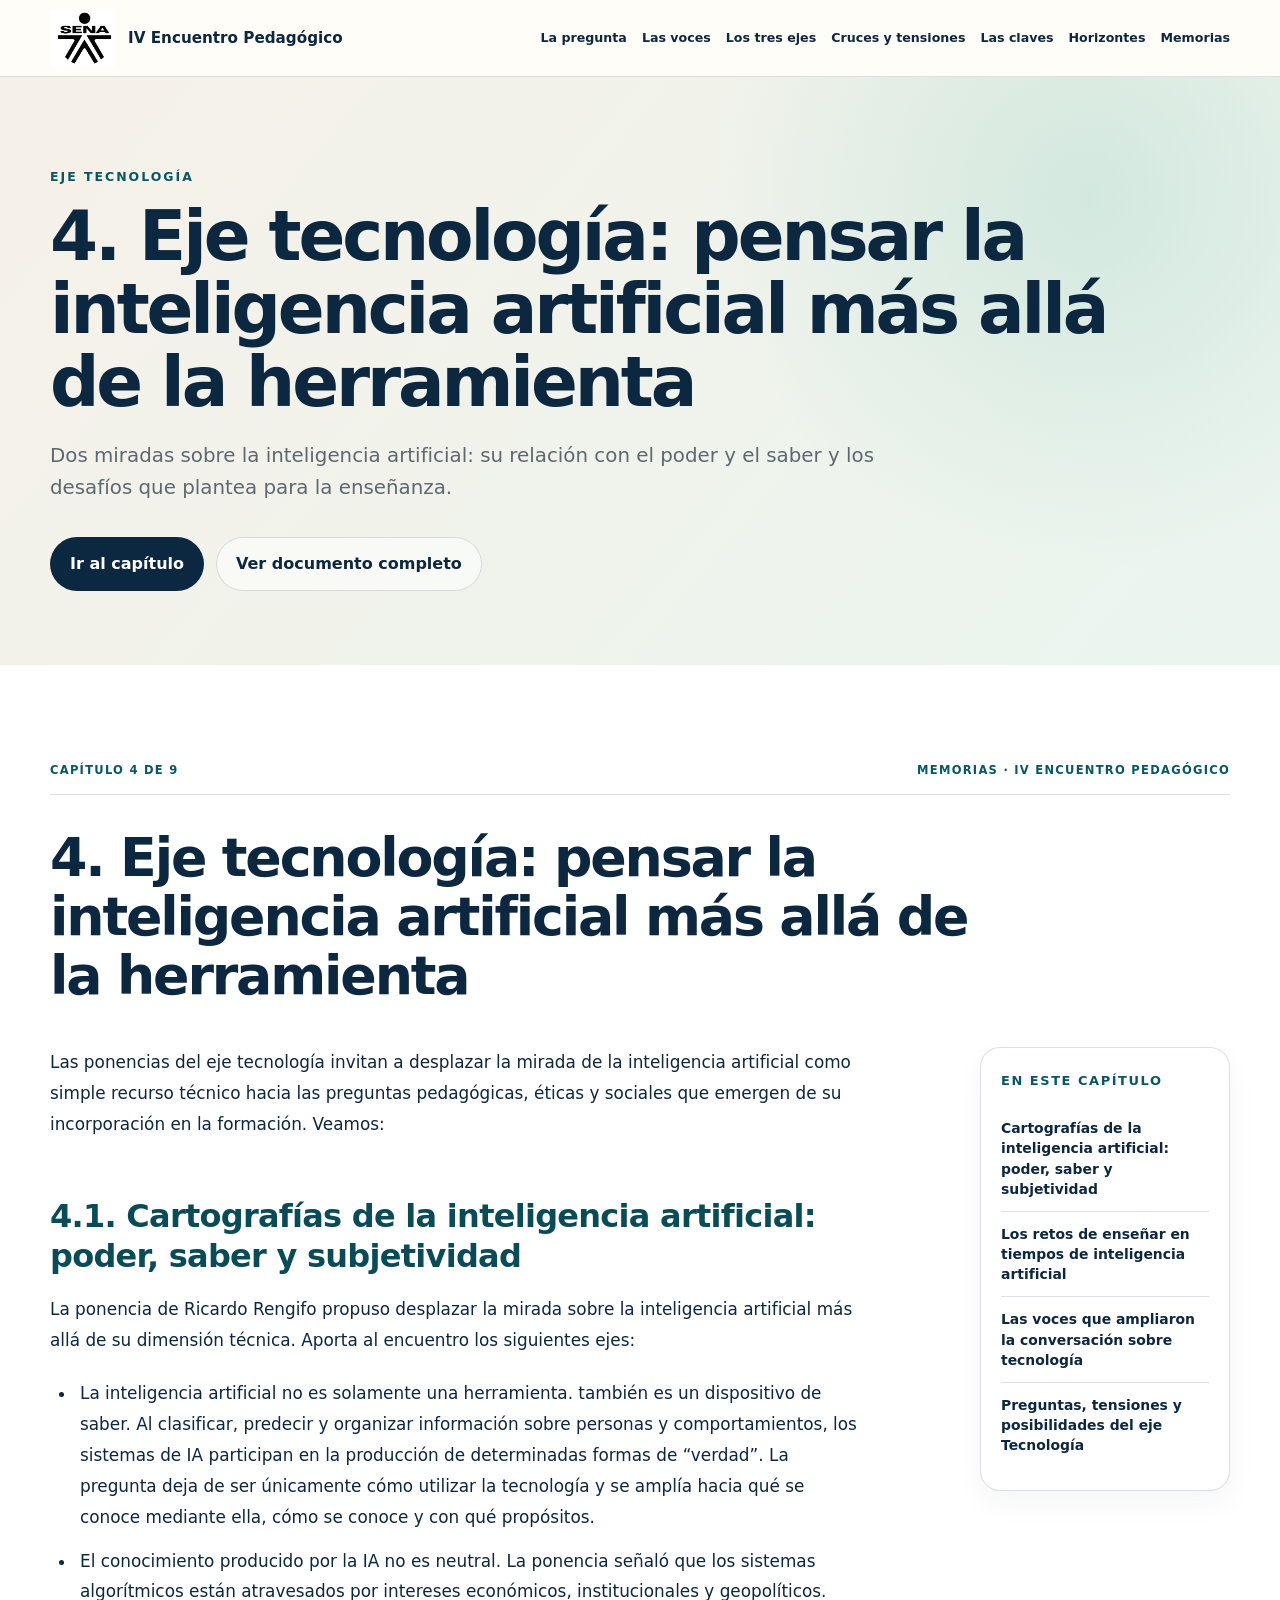
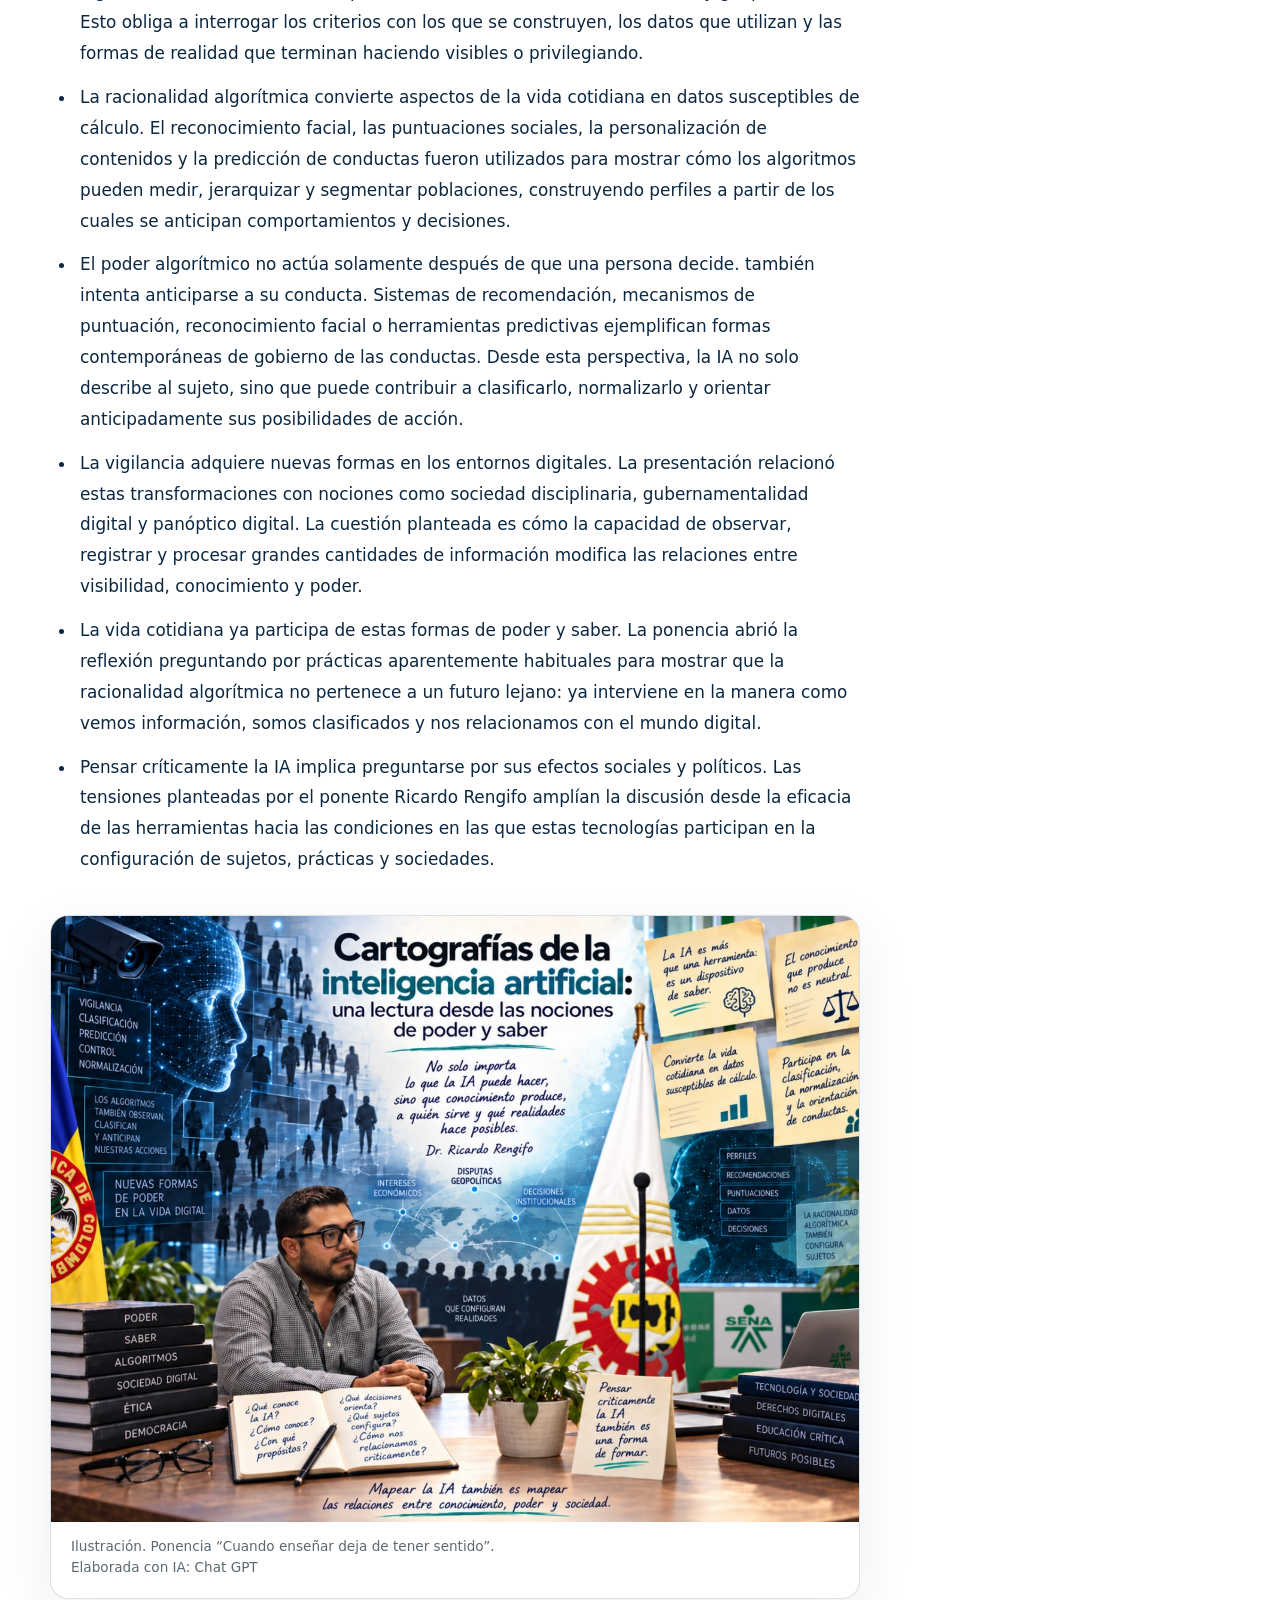
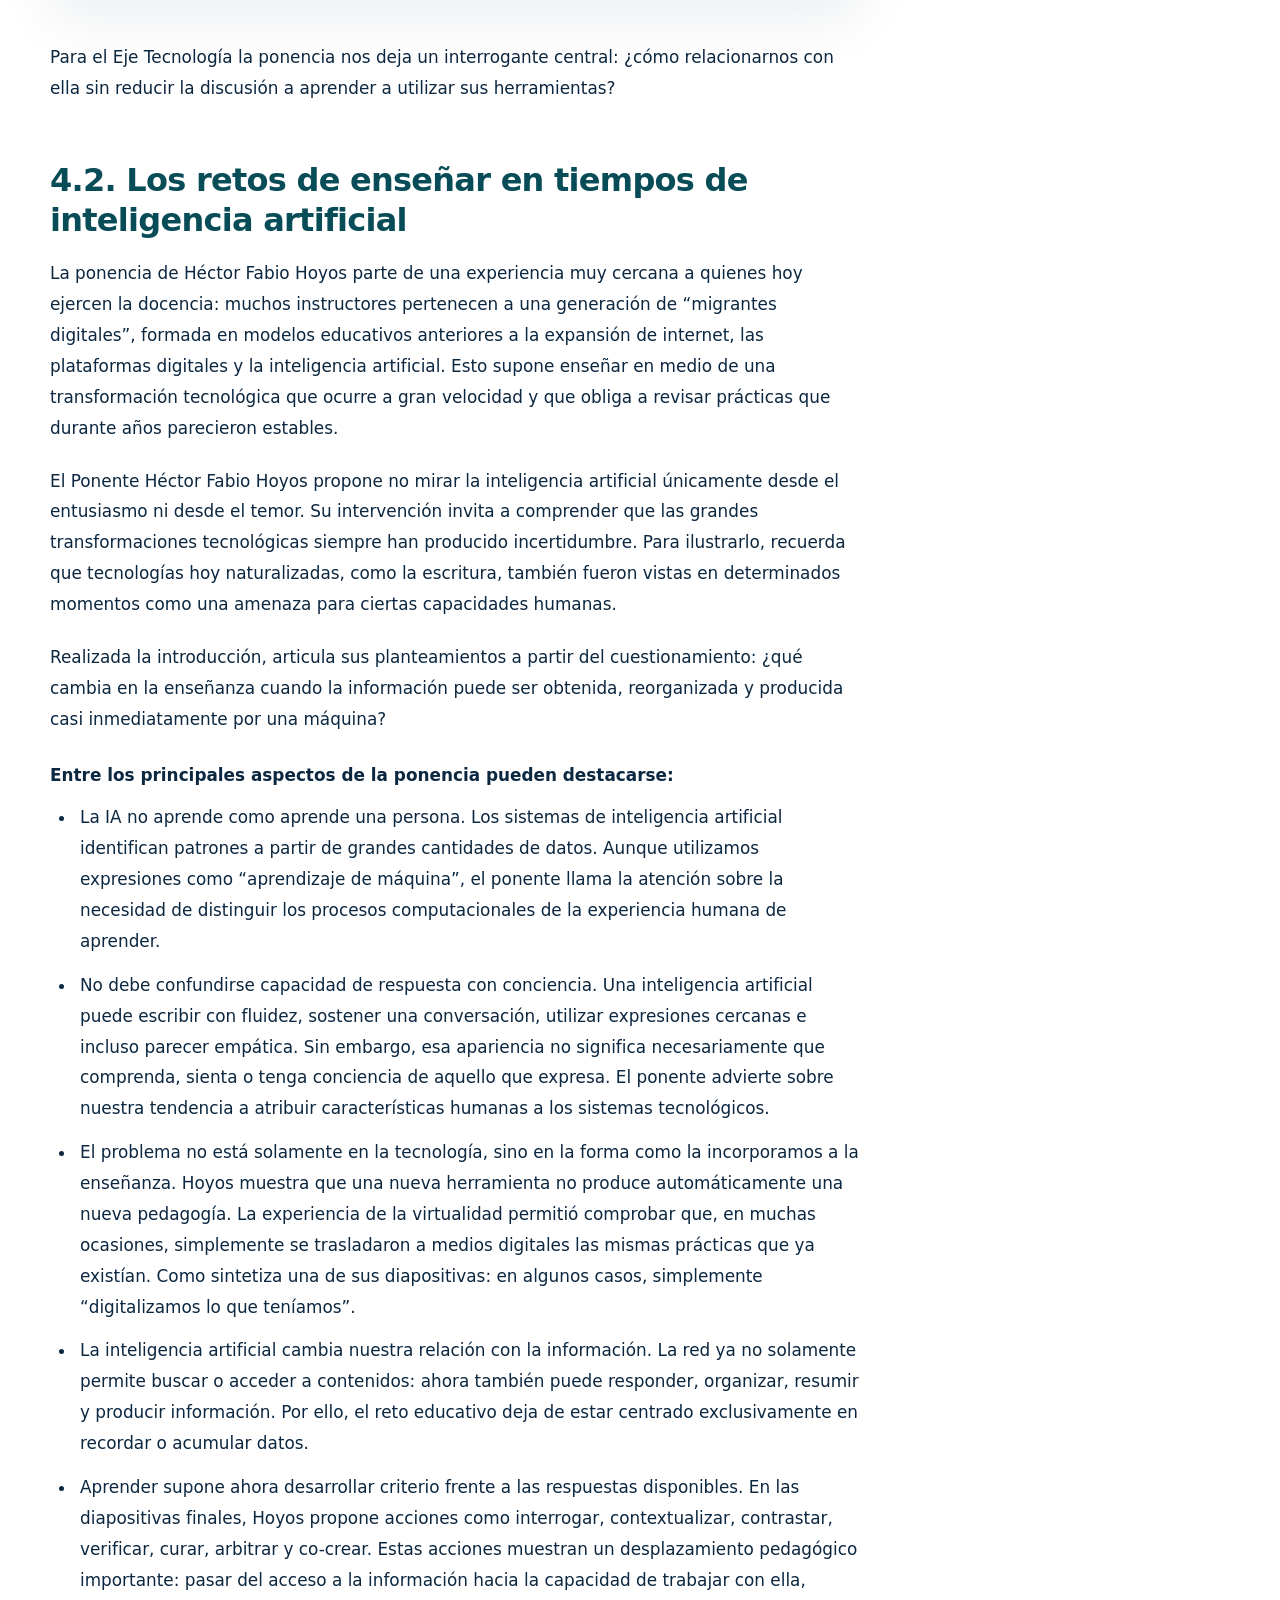
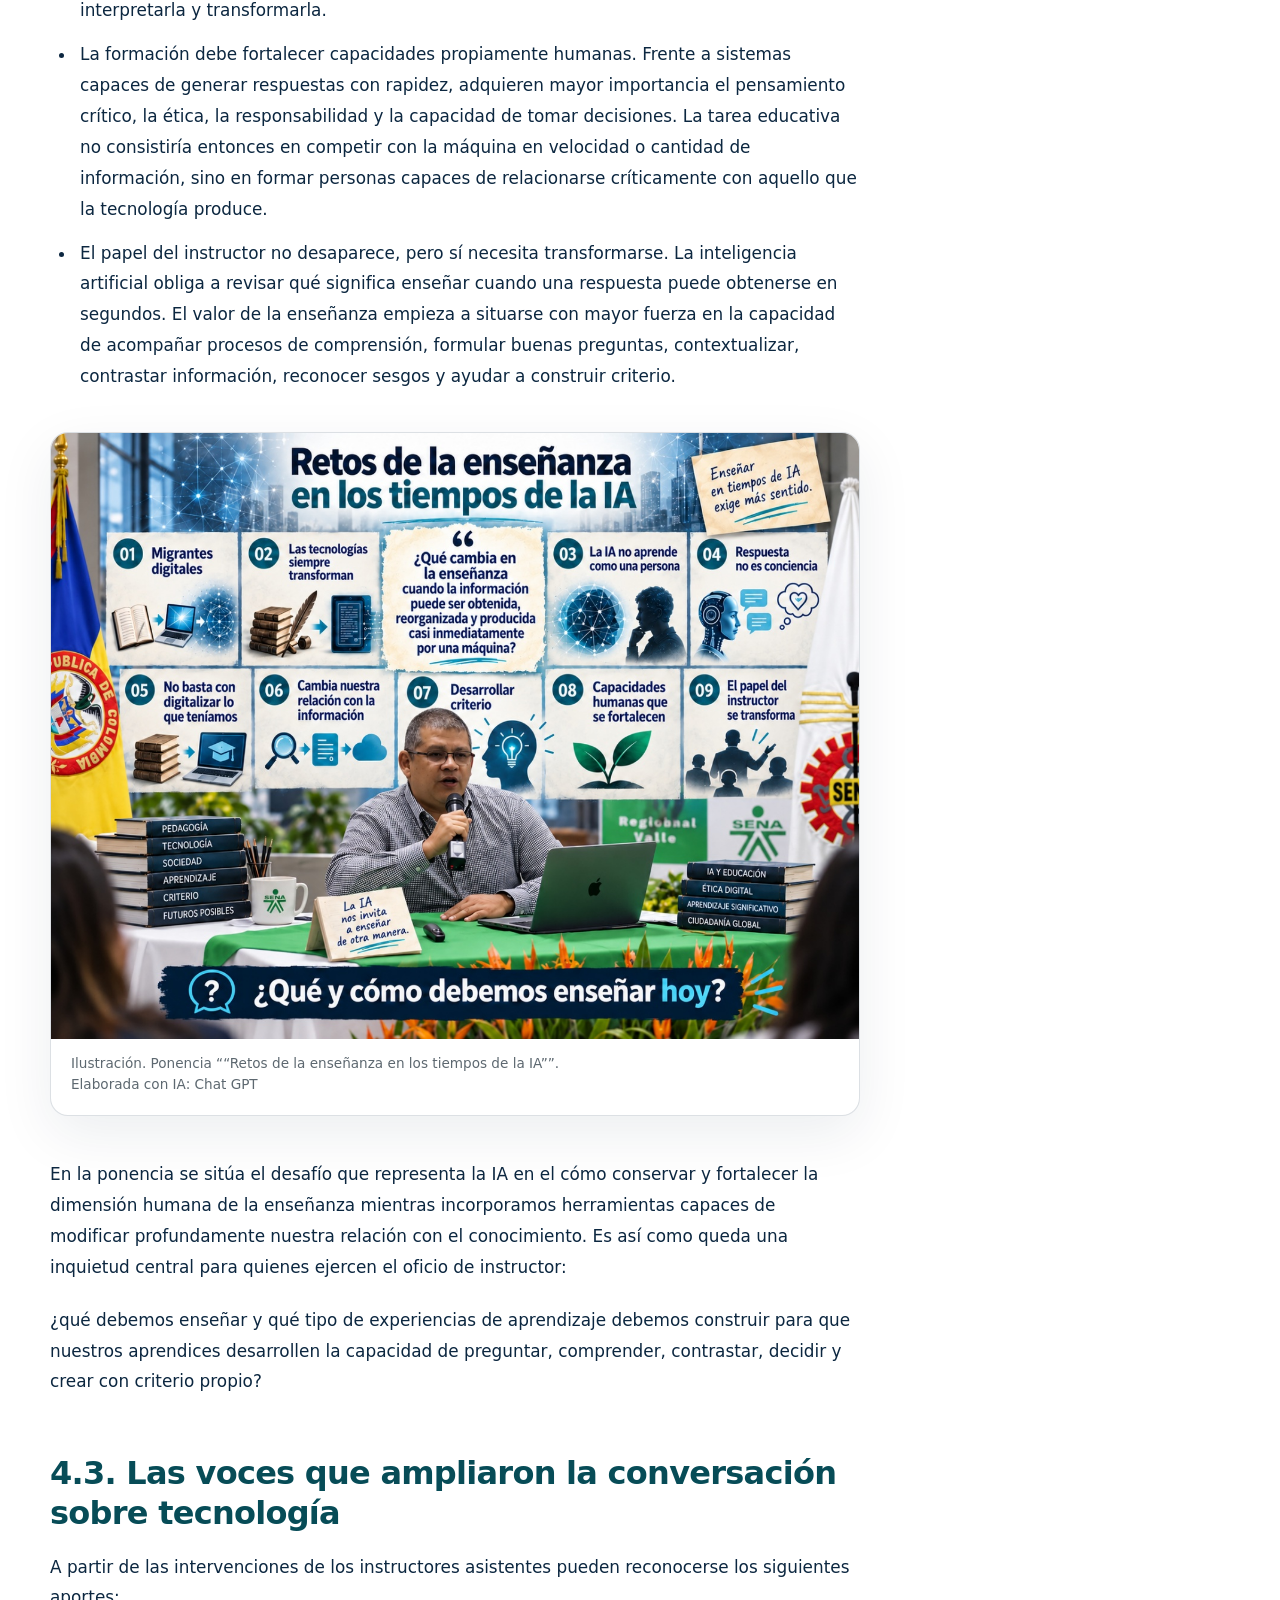
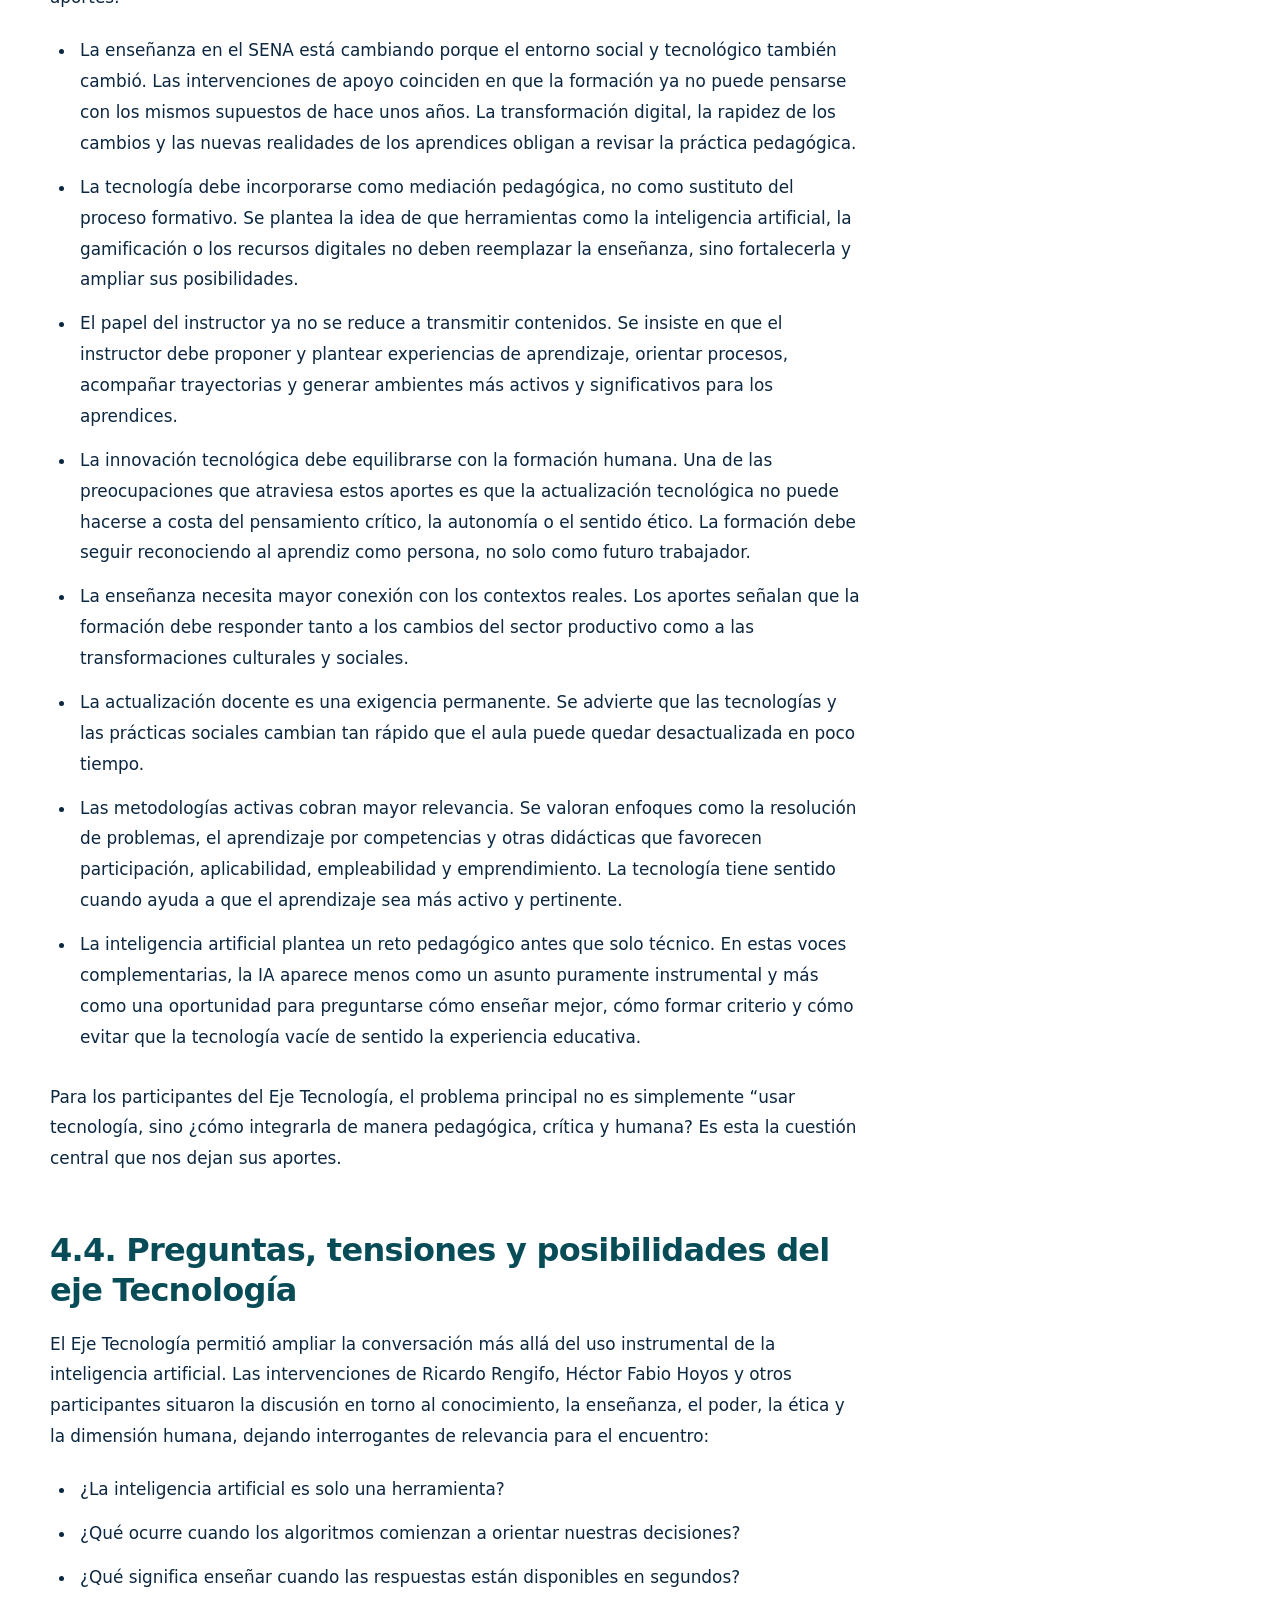
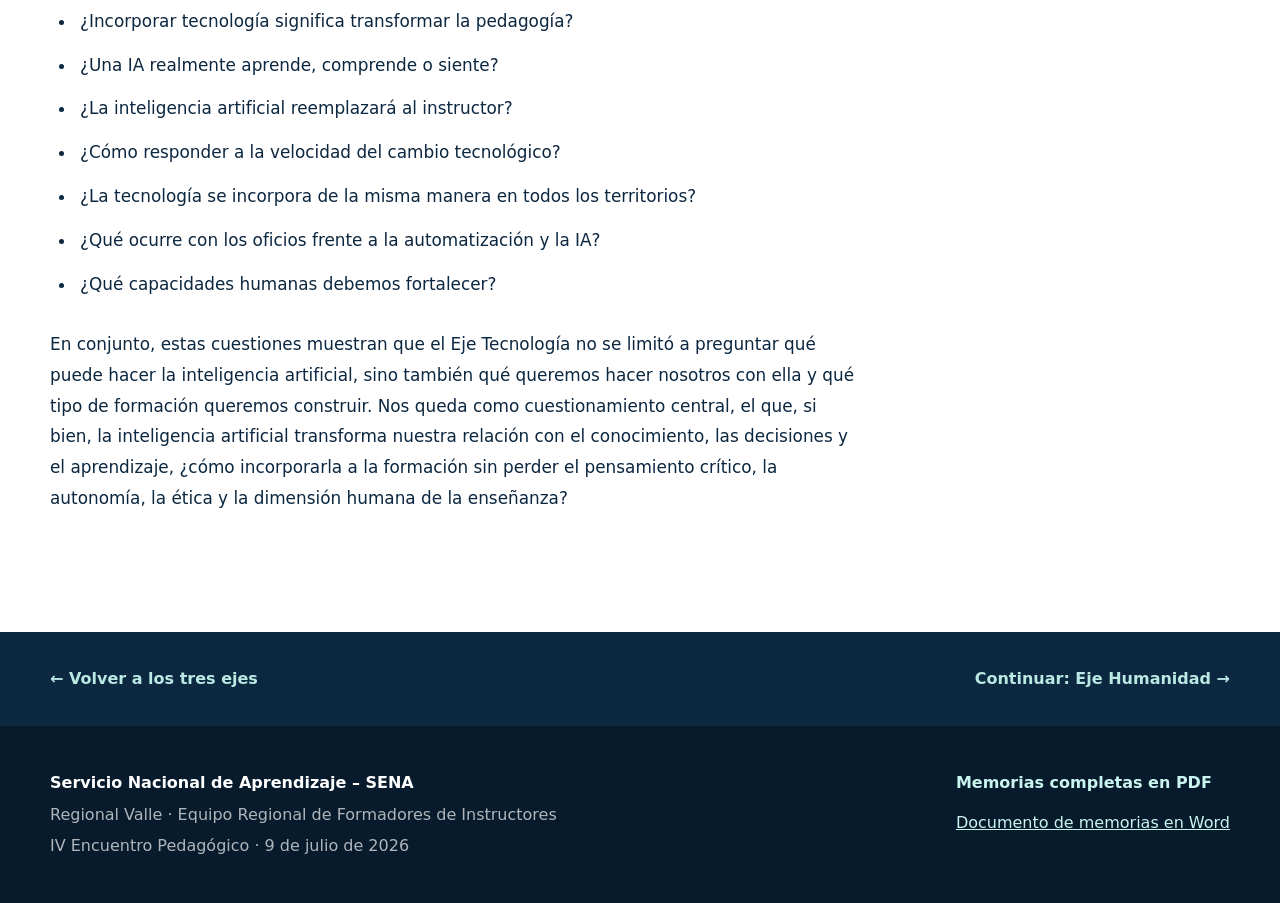
<file: ejes/tecnologia.html>
<!doctype html>
<html lang="es">
<head>
<meta charset="utf-8">
<meta name="viewport" content="width=device-width, initial-scale=1">
<meta name="theme-color" content="#0c2740">
<meta name="description" content="Dos miradas sobre la inteligencia artificial: su relación con el poder y el saber y los desafíos que plantea para la enseñanza.">
<title>4. Eje tecnología: pensar la inteligencia artificial más allá de la herramienta | IV Encuentro Pedagógico · SENA Regional Valle</title>
<link rel="icon" href="../assets/branding/logo-sena-negro.png" type="image/png">
<link rel="stylesheet" href="../styles.css">
<script src="../script.js" defer></script>
</head>
<body class="inner-page memory-site">
<a class="skip-link" href="#contenido">Saltar al contenido</a>
<header class="site-header"><div class="shell nav-wrap">
<a class="brand" href="../index.html" aria-label="Ir al inicio">
<img class="brand-logo" src="../assets/branding/logo-sena-negro.png" alt="SENA">
<span class="brand-text">IV Encuentro Pedagógico</span></a>
<button class="menu-toggle" type="button" aria-expanded="false" aria-controls="menu-principal">
<span></span><span></span><span></span><span class="sr-only">Abrir menú</span></button>
<nav id="menu-principal" class="main-nav" aria-label="Navegación principal"><a href="../index.html#pregunta">La pregunta</a><a href="../index.html#voces">Las voces</a><a href="../index.html#ejes">Los tres ejes</a><a href="../cruces-y-tensiones.html">Cruces y tensiones</a><a href="../index.html#claves">Las claves</a><a href="../index.html#horizontes">Horizontes</a><a href="../memorias.html">Memorias</a></nav>
</div></header><main id="contenido">
<section class="inner-hero memory-inner-hero"><div class="shell">
<p class="section-tag">Eje Tecnología</p>
<h1>4. Eje tecnología: pensar la inteligencia artificial más allá de la herramienta</h1>
<p class="inner-lead">Dos miradas sobre la inteligencia artificial: su relación con el poder y el saber y los desafíos que plantea para la enseñanza.</p>
<div class="page-jump"><a class="button button-primary" href="#tecnologia">Ir al capítulo</a><a class="button button-secondary" href="../docs/memoria-iv-encuentro-pedagogico.pdf">Ver documento completo</a></div></div></section><section class="memory-chapter " id="tecnologia">
<div class="shell">
<div class="chapter-topline"><span>Capítulo 4 de 9</span><span>Memorias · IV Encuentro Pedagógico</span></div>
<header class="chapter-heading"><h2>4. Eje tecnología: pensar la inteligencia artificial más allá de la herramienta</h2></header>
<div class="memory-reading-grid">
<div class="memory-prose"><p>Las ponencias del eje tecnología invitan a desplazar la mirada de la inteligencia artificial como simple recurso técnico hacia las preguntas pedagógicas, éticas y sociales que emergen de su incorporación en la formación. Veamos:</p>
<h3 id="cartografias-de-la-inteligencia-artificial-poder-saber-y-subjetividad">4.1. Cartografías de la inteligencia artificial: poder, saber y subjetividad</h3>
<p>La ponencia de Ricardo Rengifo propuso desplazar la mirada sobre la inteligencia artificial más allá de su dimensión técnica. Aporta al encuentro los siguientes ejes:</p>
<ul class="memory-list">
<li>La inteligencia artificial no es solamente una herramienta. también es un dispositivo de saber. Al clasificar, predecir y organizar información sobre personas y comportamientos, los sistemas de IA participan en la producción de determinadas formas de “verdad”. La pregunta deja de ser únicamente cómo utilizar la tecnología y se amplía hacia qué se conoce mediante ella, cómo se conoce y con qué propósitos.</li>
<li>El conocimiento producido por la IA no es neutral. La ponencia señaló que los sistemas algorítmicos están atravesados por intereses económicos, institucionales y geopolíticos. Esto obliga a interrogar los criterios con los que se construyen, los datos que utilizan y las formas de realidad que terminan haciendo visibles o privilegiando.</li>
<li>La racionalidad algorítmica convierte aspectos de la vida cotidiana en datos susceptibles de cálculo. El reconocimiento facial, las puntuaciones sociales, la personalización de contenidos y la predicción de conductas fueron utilizados para mostrar cómo los algoritmos pueden medir, jerarquizar y segmentar poblaciones, construyendo perfiles a partir de los cuales se anticipan comportamientos y decisiones.</li>
<li>El poder algorítmico no actúa solamente después de que una persona decide. también intenta anticiparse a su conducta. Sistemas de recomendación, mecanismos de puntuación, reconocimiento facial o herramientas predictivas ejemplifican formas contemporáneas de gobierno de las conductas. Desde esta perspectiva, la IA no solo describe al sujeto, sino que puede contribuir a clasificarlo, normalizarlo y orientar anticipadamente sus posibilidades de acción.</li>
<li>La vigilancia adquiere nuevas formas en los entornos digitales. La presentación relacionó estas transformaciones con nociones como sociedad disciplinaria, gubernamentalidad digital y panóptico digital. La cuestión planteada es cómo la capacidad de observar, registrar y procesar grandes cantidades de información modifica las relaciones entre visibilidad, conocimiento y poder.</li>
<li>La vida cotidiana ya participa de estas formas de poder y saber. La ponencia abrió la reflexión preguntando por prácticas aparentemente habituales para mostrar que la racionalidad algorítmica no pertenece a un futuro lejano: ya interviene en la manera como vemos información, somos clasificados y nos relacionamos con el mundo digital.</li>
<li>Pensar críticamente la IA implica preguntarse por sus efectos sociales y políticos. Las tensiones planteadas por el ponente Ricardo Rengifo amplían la discusión desde la eficacia de las herramientas hacia las condiciones en las que estas tecnologías participan en la configuración de sujetos, prácticas y sociedades.</li>
</ul>
<figure class="memory-figure"><img loading="lazy" src="../assets/memorias/image5.jpeg" alt="Imagen del documento de memorias: Ponencia “Cuando enseñar deja de tener sentido”."><figcaption>Ilustración. Ponencia “Cuando enseñar deja de tener sentido”.
Elaborada con IA: Chat GPT</figcaption></figure>
<p>Para el Eje Tecnología la ponencia nos deja un interrogante central: ¿cómo relacionarnos con ella sin reducir la discusión a aprender a utilizar sus herramientas?</p>
<h3 id="los-retos-de-ensenar-en-tiempos-de-inteligencia-artificial">4.2. Los retos de enseñar en tiempos de inteligencia artificial</h3>
<p>La ponencia de Héctor Fabio Hoyos parte de una experiencia muy cercana a quienes hoy ejercen la docencia: muchos instructores pertenecen a una generación de “migrantes digitales”, formada en modelos educativos anteriores a la expansión de internet, las plataformas digitales y la inteligencia artificial. Esto supone enseñar en medio de una transformación tecnológica que ocurre a gran velocidad y que obliga a revisar prácticas que durante años parecieron estables.</p>
<p>El Ponente Héctor Fabio Hoyos propone no mirar la inteligencia artificial únicamente desde el entusiasmo ni desde el temor. Su intervención invita a comprender que las grandes transformaciones tecnológicas siempre han producido incertidumbre. Para ilustrarlo, recuerda que tecnologías hoy naturalizadas, como la escritura, también fueron vistas en determinados momentos como una amenaza para ciertas capacidades humanas.</p>
<p>Realizada la introducción, articula sus planteamientos a partir del cuestionamiento: ¿qué cambia en la enseñanza cuando la información puede ser obtenida, reorganizada y producida casi inmediatamente por una máquina?</p>
<p class="memory-short">Entre los principales aspectos de la ponencia pueden destacarse:</p>
<ul class="memory-list">
<li>La IA no aprende como aprende una persona. Los sistemas de inteligencia artificial identifican patrones a partir de grandes cantidades de datos. Aunque utilizamos expresiones como “aprendizaje de máquina”, el ponente llama la atención sobre la necesidad de distinguir los procesos computacionales de la experiencia humana de aprender.</li>
<li>No debe confundirse capacidad de respuesta con conciencia. Una inteligencia artificial puede escribir con fluidez, sostener una conversación, utilizar expresiones cercanas e incluso parecer empática. Sin embargo, esa apariencia no significa necesariamente que comprenda, sienta o tenga conciencia de aquello que expresa. El ponente advierte sobre nuestra tendencia a atribuir características humanas a los sistemas tecnológicos.</li>
<li>El problema no está solamente en la tecnología, sino en la forma como la incorporamos a la enseñanza. Hoyos muestra que una nueva herramienta no produce automáticamente una nueva pedagogía. La experiencia de la virtualidad permitió comprobar que, en muchas ocasiones, simplemente se trasladaron a medios digitales las mismas prácticas que ya existían. Como sintetiza una de sus diapositivas: en algunos casos, simplemente “digitalizamos lo que teníamos”.</li>
<li>La inteligencia artificial cambia nuestra relación con la información. La red ya no solamente permite buscar o acceder a contenidos: ahora también puede responder, organizar, resumir y producir información. Por ello, el reto educativo deja de estar centrado exclusivamente en recordar o acumular datos.</li>
<li>Aprender supone ahora desarrollar criterio frente a las respuestas disponibles. En las diapositivas finales, Hoyos propone acciones como interrogar, contextualizar, contrastar, verificar, curar, arbitrar y co-crear. Estas acciones muestran un desplazamiento pedagógico importante: pasar del acceso a la información hacia la capacidad de trabajar con ella, interpretarla y transformarla.</li>
<li>La formación debe fortalecer capacidades propiamente humanas. Frente a sistemas capaces de generar respuestas con rapidez, adquieren mayor importancia el pensamiento crítico, la ética, la responsabilidad y la capacidad de tomar decisiones. La tarea educativa no consistiría entonces en competir con la máquina en velocidad o cantidad de información, sino en formar personas capaces de relacionarse críticamente con aquello que la tecnología produce.</li>
<li>El papel del instructor no desaparece, pero sí necesita transformarse. La inteligencia artificial obliga a revisar qué significa enseñar cuando una respuesta puede obtenerse en segundos. El valor de la enseñanza empieza a situarse con mayor fuerza en la capacidad de acompañar procesos de comprensión, formular buenas preguntas, contextualizar, contrastar información, reconocer sesgos y ayudar a construir criterio.</li>
</ul>
<figure class="memory-figure"><img loading="lazy" src="../assets/memorias/image6.jpeg" alt="Imagen del documento de memorias: Ponencia ““Retos de la enseñanza en los tiempos de la IA””."><figcaption>Ilustración. Ponencia ““Retos de la enseñanza en los tiempos de la IA””.
Elaborada con IA: Chat GPT</figcaption></figure>
<p>En la ponencia se sitúa el desafío que representa la IA en el cómo conservar y fortalecer la dimensión humana de la enseñanza mientras incorporamos herramientas capaces de modificar profundamente nuestra relación con el conocimiento. Es así como queda una inquietud central para quienes ejercen el oficio de instructor:</p>
<p>¿qué debemos enseñar y qué tipo de experiencias de aprendizaje debemos construir para que nuestros aprendices desarrollen la capacidad de preguntar, comprender, contrastar, decidir y crear con criterio propio?</p>
<h3 id="las-voces-que-ampliaron-la-conversacion-sobre-tecnologia">4.3. Las voces que ampliaron la conversación sobre tecnología</h3>
<p>A partir de las intervenciones de los instructores asistentes pueden reconocerse los siguientes aportes:</p>
<ul class="memory-list">
<li>La enseñanza en el SENA está cambiando porque el entorno social y tecnológico también cambió. Las intervenciones de apoyo coinciden en que la formación ya no puede pensarse con los mismos supuestos de hace unos años. La transformación digital, la rapidez de los cambios y las nuevas realidades de los aprendices obligan a revisar la práctica pedagógica.</li>
<li>La tecnología debe incorporarse como mediación pedagógica, no como sustituto del proceso formativo. Se plantea la idea de que herramientas como la inteligencia artificial, la gamificación o los recursos digitales no deben reemplazar la enseñanza, sino fortalecerla y ampliar sus posibilidades.</li>
<li>El papel del instructor ya no se reduce a transmitir contenidos. Se insiste en que el instructor debe proponer y plantear experiencias de aprendizaje, orientar procesos, acompañar trayectorias y generar ambientes más activos y significativos para los aprendices.</li>
<li>La innovación tecnológica debe equilibrarse con la formación humana. Una de las preocupaciones que atraviesa estos aportes es que la actualización tecnológica no puede hacerse a costa del pensamiento crítico, la autonomía o el sentido ético. La formación debe seguir reconociendo al aprendiz como persona, no solo como futuro trabajador.</li>
<li>La enseñanza necesita mayor conexión con los contextos reales. Los aportes señalan que la formación debe responder tanto a los cambios del sector productivo como a las transformaciones culturales y sociales.</li>
<li>La actualización docente es una exigencia permanente. Se advierte que las tecnologías y las prácticas sociales cambian tan rápido que el aula puede quedar desactualizada en poco tiempo.</li>
<li>Las metodologías activas cobran mayor relevancia. Se valoran enfoques como la resolución de problemas, el aprendizaje por competencias y otras didácticas que favorecen participación, aplicabilidad, empleabilidad y emprendimiento. La tecnología tiene sentido cuando ayuda a que el aprendizaje sea más activo y pertinente.</li>
<li>La inteligencia artificial plantea un reto pedagógico antes que solo técnico. En estas voces complementarias, la IA aparece menos como un asunto puramente instrumental y más como una oportunidad para preguntarse cómo enseñar mejor, cómo formar criterio y cómo evitar que la tecnología vacíe de sentido la experiencia educativa.</li>
</ul>
<p>Para los participantes del Eje Tecnología, el problema principal no es simplemente “usar tecnología, sino ¿cómo integrarla de manera pedagógica, crítica y humana? Es esta la cuestión central que nos dejan sus aportes.</p>
<h3 id="preguntas-tensiones-y-posibilidades-del-eje-tecnologia">4.4. Preguntas, tensiones y posibilidades del eje Tecnología</h3>
<p>El Eje Tecnología permitió ampliar la conversación más allá del uso instrumental de la inteligencia artificial. Las intervenciones de Ricardo Rengifo, Héctor Fabio Hoyos y otros participantes situaron la discusión en torno al conocimiento, la enseñanza, el poder, la ética y la dimensión humana, dejando interrogantes de relevancia para el encuentro:</p>
<ul class="memory-list">
<li>¿La inteligencia artificial es solo una herramienta?</li>
<li>¿Qué ocurre cuando los algoritmos comienzan a orientar nuestras decisiones?</li>
<li>¿Qué significa enseñar cuando las respuestas están disponibles en segundos?</li>
<li>¿Incorporar tecnología significa transformar la pedagogía?</li>
<li>¿Una IA realmente aprende, comprende o siente?</li>
<li>¿La inteligencia artificial reemplazará al instructor?</li>
<li>¿Cómo responder a la velocidad del cambio tecnológico?</li>
<li>¿La tecnología se incorpora de la misma manera en todos los territorios?</li>
<li>¿Qué ocurre con los oficios frente a la automatización y la IA?</li>
<li>¿Qué capacidades humanas debemos fortalecer?</li>
</ul>
<p>En conjunto, estas cuestiones muestran que el Eje Tecnología no se limitó a preguntar qué puede hacer la inteligencia artificial, sino también qué queremos hacer nosotros con ella y qué tipo de formación queremos construir. Nos queda como cuestionamiento central, el que, si bien, la inteligencia artificial transforma nuestra relación con el conocimiento, las decisiones y el aprendizaje, ¿cómo incorporarla a la formación sin perder el pensamiento crítico, la autonomía, la ética y la dimensión humana de la enseñanza?</p></div>
<aside><nav class="chapter-toc" aria-label="Apartados del capítulo"><strong>En este capítulo</strong><ul><li><a href="#cartografias-de-la-inteligencia-artificial-poder-saber-y-subjetividad">Cartografías de la inteligencia artificial: poder, saber y subjetividad</a></li><li><a href="#los-retos-de-ensenar-en-tiempos-de-inteligencia-artificial">Los retos de enseñar en tiempos de inteligencia artificial</a></li><li><a href="#las-voces-que-ampliaron-la-conversacion-sobre-tecnologia">Las voces que ampliaron la conversación sobre tecnología</a></li><li><a href="#preguntas-tensiones-y-posibilidades-del-eje-tecnologia">Preguntas, tensiones y posibilidades del eje Tecnología</a></li></ul></nav></aside>
</div>
</div></section><section class="chapter-end"><div class="shell chapter-continue">
<a href="../index.html#ejes">← Volver a los tres ejes</a>
<a href="humanidad.html">Continuar: Eje Humanidad →</a>
</div></section></main>
<footer class="site-footer"><div class="shell footer-grid">
<div><strong>Servicio Nacional de Aprendizaje – SENA</strong>
<p>Regional Valle · Equipo Regional de Formadores de Instructores</p>
<p>IV Encuentro Pedagógico · 9 de julio de 2026</p></div>
<div><a class="footer-download" href="../docs/memoria-iv-encuentro-pedagogico.pdf">Memorias completas en PDF</a>
<p><a href="../docs/memorias-iv-encuentro-pedagogico.docx" download>Documento de memorias en Word</a></p></div>
</div></footer></body></html>
</file>
<file: styles.css>
:root{
  --paper:#f6f1e8;
  --paper-2:#fffdf8;
  --ink:#0c2740;
  --muted:#5d6870;
  --teal:#0c8790;
  --teal-dark:#075765;
  --blue:#0b3558;
  --green:#0b7b3f;
  --sand:#e8d7bf;
  --line:rgba(12,39,64,.14);
  --shadow:0 26px 70px rgba(12,39,64,.14);
  --radius:28px;
}
*{box-sizing:border-box}
html{scroll-behavior:smooth}
body{
  margin:0;
  font-family:Inter, ui-sans-serif, system-ui, -apple-system, BlinkMacSystemFont, "Segoe UI", sans-serif;
  color:var(--ink);
  background:var(--paper-2);
  line-height:1.6;
}
img{display:block;max-width:100%}
a{color:inherit}
.shell{width:min(1180px,calc(100% - 40px));margin-inline:auto}
.narrow{width:min(850px,100%);margin-inline:auto}
.sr-only{position:absolute;width:1px;height:1px;padding:0;margin:-1px;overflow:hidden;clip:rect(0,0,0,0);white-space:nowrap;border:0}
.skip-link{position:absolute;left:-999px;top:8px;background:#fff;padding:10px 14px;z-index:999}
.skip-link:focus{left:8px}
.site-header{
  position:sticky;top:0;z-index:50;
  backdrop-filter:blur(14px);
  background:rgba(255,253,248,.88);
  border-bottom:1px solid var(--line);
}
.nav-wrap{min-height:76px;display:flex;align-items:center;justify-content:space-between;gap:24px}
.brand{display:flex;align-items:center;gap:12px;text-decoration:none;font-weight:750}
.brand-mark{
  display:grid;place-items:center;
  width:54px;height:42px;border-radius:14px;
  color:#fff;background:#111;font-size:.78rem;letter-spacing:.06em;font-weight:900;
}
.brand-text{font-size:.95rem}
.main-nav{display:flex;align-items:center;gap:20px}
.main-nav a{text-decoration:none;font-size:.88rem;font-weight:650;color:var(--ink)}
.main-nav a:hover,.main-nav a:focus{color:var(--teal)}
.menu-toggle{display:none;border:0;background:transparent;padding:10px}
.menu-toggle span:not(.sr-only){display:block;width:24px;height:2px;background:var(--ink);margin:5px 0}

.hero{
  position:relative;overflow:hidden;
  min-height:calc(100vh - 76px);
  background:
    radial-gradient(circle at 80% 20%,rgba(12,135,144,.14),transparent 32%),
    radial-gradient(circle at 12% 82%,rgba(11,123,63,.12),transparent 26%),
    linear-gradient(135deg,#fffdf8 0%,#f4eee4 100%);
  display:grid;align-items:center;
  padding:70px 0;
}
.hero-orbit{position:absolute;border:1px solid rgba(12,135,144,.17);border-radius:50%}
.orbit-one{width:520px;height:520px;right:-180px;top:-120px}
.orbit-two{width:320px;height:320px;right:70px;top:34px}
.hero-grid{display:grid;grid-template-columns:1.15fr .85fr;align-items:center;gap:70px;position:relative;z-index:1}
.eyebrow,.section-tag{text-transform:uppercase;letter-spacing:.16em;font-size:.78rem;font-weight:800;color:var(--teal-dark)}
.hero h1{font-size:clamp(3.2rem,6.8vw,6rem);line-height:.84;letter-spacing:-.06em;margin:.24em 0 .28em}
.hero h1 span{display:block;color:var(--teal)}
.hero-subtitle{font-size:clamp(1.35rem,2.5vw,2.1rem);max-width:780px;font-weight:720;line-height:1.15;margin:0 0 20px}
.hero-kicker{font-size:1.12rem;max-width:640px;color:var(--teal-dark);font-weight:700}
.hero-meta{margin-top:28px;color:var(--muted);font-size:.95rem}
.hero-actions{display:flex;flex-wrap:wrap;gap:12px;margin-top:32px}
.button{display:inline-flex;align-items:center;justify-content:center;text-decoration:none;padding:13px 19px;border-radius:999px;font-weight:750;border:1px solid transparent}
.button-primary{background:var(--ink);color:#fff}
.button-secondary{border-color:var(--line);background:rgba(255,255,255,.56)}
.axis-pills{display:flex;gap:9px;flex-wrap:wrap;margin-top:30px}
.axis-pills a{
  font-size:.8rem;
  border:1px solid var(--line);
  padding:7px 11px;
  border-radius:999px;
  background:rgba(255,255,255,.6);
  text-decoration:none;
  color:var(--ink);
  font-weight:700;
  transition:background .2s ease,border-color .2s ease,transform .2s ease;
}
.axis-pills a:hover,
.axis-pills a:focus-visible{
  background:#fff;
  border-color:rgba(12,135,144,.45);
  color:var(--teal-dark);
  transform:translateY(-1px);
}
.cover-card{margin:0;border-radius:32px;overflow:hidden;box-shadow:var(--shadow);transform:rotate(1.3deg);max-width:430px;justify-self:end;background:#fff}
.cover-card img{width:100%;height:auto}
.section{padding:110px 0}
.question-section{background:var(--ink);color:#fff;text-align:center;min-height:70vh;display:grid;align-items:center}
.question-section .section-tag{color:#82d8d5}
.question-section h2{font-size:clamp(2.6rem,5.8vw,5rem);line-height:.98;letter-spacing:-.05em;margin:18px 0 30px}
.lead{font-size:clamp(1.1rem,2vw,1.35rem);color:rgba(255,255,255,.78);max-width:760px;margin-inline:auto}
.text-link{display:inline-block;margin-top:28px;text-decoration:none;font-weight:800;color:#c9f4ef}
.section-heading{max-width:760px;margin-bottom:54px}
.section-heading h2{font-size:clamp(2.2rem,4.2vw,3.8rem);line-height:1;letter-spacing:-.045em;margin:.22em 0}
.section-heading p{font-size:1.08rem;color:var(--muted)}
.axes-section{background:#fff}
.axes-grid{display:grid;grid-template-columns:repeat(3,1fr);gap:20px}
.axis-card{min-height:430px;border-radius:var(--radius);padding:34px;border:1px solid var(--line);position:relative;overflow:hidden;background:var(--paper-2)}
.axis-card::after{content:"";position:absolute;width:190px;height:190px;border-radius:50%;right:-60px;bottom:-55px;opacity:.13}
.axis-teaching::after{background:var(--blue)}
.axis-tech::after{background:var(--teal)}
.axis-human::after{background:var(--green)}
.axis-number{font-weight:900;color:var(--muted);font-size:.8rem}
.axis-card h3{font-size:2.3rem;line-height:1;margin:70px 0 14px}
.axis-motto{font-weight:850;font-size:1.08rem}
.axis-card p:not(.axis-motto){color:var(--muted)}
.keyword-list{list-style:none;padding:0;display:flex;flex-wrap:wrap;gap:8px;margin:28px 0 0}
.keyword-list li{padding:7px 10px;border-radius:999px;background:#fff;border:1px solid var(--line);font-size:.78rem}

.questions-section{background:linear-gradient(135deg,var(--teal-dark),var(--blue));color:#fff}
.section-heading.light p{color:rgba(255,255,255,.72)}
.section-heading.light .section-tag{color:#aee7df}
.questions-grid{display:grid;grid-template-columns:repeat(2,1fr);gap:18px}
.question-card{margin:0;padding:30px;border:1px solid rgba(255,255,255,.17);border-radius:22px;background:rgba(255,255,255,.06);font-size:1.25rem;font-weight:750}
.voices-section{background:var(--paper)}
.voices-grid{display:grid;grid-template-columns:repeat(3,1fr);gap:18px}
.voice-card{background:#fff;border:1px solid var(--line);border-radius:24px;padding:28px;min-height:220px}
.voice-axis{font-size:.75rem;text-transform:uppercase;letter-spacing:.14em;font-weight:850;color:var(--teal)}
.voice-card h3{margin:42px 0 8px;font-size:1.35rem}
.voice-card p{margin:0;color:var(--muted)}
.voice-community{background:var(--ink);color:#fff}
.voice-community p{color:rgba(255,255,255,.73)}
.voice-community .voice-axis{color:#9de2dc}
.crossings-section{background:#fff}
.crossings-grid{display:grid;grid-template-columns:1fr 1fr;gap:70px;align-items:center}
.crossings-copy h2{font-size:clamp(2.4rem,4.2vw,4rem);line-height:.96;letter-spacing:-.05em;margin:16px 0 24px}
.crossings-copy>p{color:var(--muted);font-size:1.08rem}
.cross-question{border-top:1px solid var(--line);padding:18px 0;display:grid;gap:5px}
.cross-question strong{color:var(--teal-dark)}
.cross-question span{color:var(--muted)}
.venn{height:520px;position:relative}
.venn-circle{position:absolute;width:310px;height:310px;border-radius:50%;display:flex;align-items:flex-start;justify-content:center;padding-top:42px;font-weight:900;letter-spacing:.04em}
.venn-a{left:20px;top:15px;background:rgba(11,53,88,.17);border:2px solid rgba(11,53,88,.35)}
.venn-b{right:20px;top:15px;background:rgba(12,135,144,.18);border:2px solid rgba(12,135,144,.4)}
.venn-c{left:50%;bottom:0;transform:translateX(-50%);background:rgba(11,123,63,.16);border:2px solid rgba(11,123,63,.34)}
.venn-center{position:absolute;left:50%;top:52%;transform:translate(-50%,-50%);z-index:4;text-align:center;font-weight:950;font-size:1.15rem;line-height:1.15;background:rgba(255,255,255,.86);padding:16px 18px;border-radius:50%;box-shadow:0 8px 30px rgba(0,0,0,.08)}
.lines-section{background:var(--paper)}
.big-lines{display:grid;gap:12px;margin:40px 0 56px}
.big-line{display:flex;align-items:center;gap:24px;padding:18px 0;border-bottom:1px solid var(--line)}
.big-line span{font-size:.78rem;font-weight:900;color:var(--teal)}
.big-line h3{font-size:clamp(2rem,4.2vw,3.6rem);letter-spacing:-.04em;line-height:1.04;margin:0}
.emergent-grid{display:grid;grid-template-columns:repeat(4,1fr);gap:16px}
.mini-card{background:#fff;border-radius:22px;padding:24px;border:1px solid var(--line)}
.mini-card h4{margin:0 0 10px;font-size:1.08rem}
.mini-card p{margin:0;color:var(--muted);font-size:.94rem}
.horizons-section{background:var(--ink);color:#fff}
.horizon-list{display:grid;grid-template-columns:repeat(2,1fr);gap:12px}
.horizon{display:flex;gap:18px;align-items:flex-start;padding:20px;border:1px solid rgba(255,255,255,.13);border-radius:18px;background:rgba(255,255,255,.035)}
.horizon span{font-size:.75rem;font-weight:900;color:#92ddd5}
.horizon p{margin:0;font-weight:680}
.memories-section{background:#fff}
.memory-grid{display:grid;grid-template-columns:repeat(3,1fr);gap:18px}
.memory-card{border-radius:24px;border:1px solid var(--line);padding:28px;background:linear-gradient(180deg,#fff,#faf6ef)}
.memory-card span{font-size:.75rem;font-weight:900;color:var(--teal)}
.memory-card h3{font-size:1.6rem;margin:55px 0 10px}
.memory-card p{color:var(--muted)}
.memory-card small{color:var(--teal-dark);font-weight:700}
.closing-section{padding:130px 0;background:linear-gradient(145deg,#e8f6f4,#fffaf1);text-align:center}
.closing-section h2{font-size:clamp(2.6rem,5.8vw,5rem);line-height:.96;letter-spacing:-.055em;margin:16px 0 38px}
.closing-answers{display:grid;gap:9px;text-align:left;max-width:740px;margin:0 auto}
.closing-answers p{margin:0;padding:14px 18px;background:rgba(255,255,255,.68);border:1px solid var(--line);border-radius:14px}
.closing-note{max-width:720px;margin:32px auto 0;color:var(--muted);font-size:1.05rem}
.site-footer{background:#071b2c;color:#fff;padding:44px 0}
.footer-grid{display:flex;justify-content:space-between;gap:30px;align-items:flex-start}
.site-footer p{margin:6px 0 0;color:rgba(255,255,255,.68)}
.footer-note{font-size:.82rem}
.reveal{opacity:0;transform:translateY(18px);transition:opacity .7s ease,transform .7s ease}
.reveal.is-visible{opacity:1;transform:none}
@media (prefers-reduced-motion:reduce){
  html{scroll-behavior:auto}
  .reveal{opacity:1;transform:none;transition:none}
}
@media (max-width:950px){
  .hero-grid,.crossings-grid{grid-template-columns:1fr}
  .cover-card{justify-self:start;max-width:360px}
  .axes-grid,.voices-grid{grid-template-columns:1fr 1fr}
  .emergent-grid{grid-template-columns:1fr 1fr}
  .venn{max-width:600px;width:100%;margin-inline:auto}
  .main-nav{
    position:absolute;left:20px;right:20px;top:70px;
    display:none;flex-direction:column;align-items:stretch;gap:0;
    padding:12px;background:#fff;border:1px solid var(--line);border-radius:18px;box-shadow:var(--shadow)
  }
  .main-nav.is-open{display:flex}
  .main-nav a{padding:12px 10px}
  .menu-toggle{display:block}
  .brand-text{display:none}
}
@media (max-width:680px){
  .shell{width:min(100% - 28px,1180px)}
  .section{padding:78px 0}
  .hero{padding:52px 0}
  .hero h1{font-size:clamp(3rem,15vw,4.7rem)}
  .hero-subtitle{font-size:1.28rem}
  .axes-grid,.voices-grid,.questions-grid,.horizon-list,.memory-grid,.emergent-grid{grid-template-columns:1fr}
  .axis-card{min-height:auto}
  .axis-card h3{margin-top:38px}
  .venn{height:390px}
  .venn-circle{width:225px;height:225px;padding-top:28px;font-size:.85rem}
  .venn-a{left:0}
  .venn-b{right:0}
  .big-line{gap:14px}
  .footer-grid{flex-direction:column}
}



.card-link{
  display:inline-block;margin-top:22px;text-decoration:none;font-weight:850;
  color:var(--teal-dark);position:relative;z-index:2;
}
.cross-cta{margin-top:22px}
.memory-actions{display:flex;flex-wrap:wrap;align-items:center;gap:14px;margin-top:22px}
.text-link.compact{margin-top:0;font-size:.88rem;color:var(--teal-dark)}
.memory-download{background:linear-gradient(155deg,#eaf7f5,#fff)}
.method-cta{
  margin-top:34px;border:1px solid var(--line);border-radius:26px;padding:28px;
  display:flex;justify-content:space-between;align-items:center;gap:28px;background:var(--paper);
}
.method-cta h3{font-size:1.65rem;margin:6px 0}
.method-cta p{margin:0;color:var(--muted);max-width:680px}
.footer-download{display:inline-block;color:#b8efe8;font-weight:800;text-decoration:none;margin-bottom:8px}

.inner-page{background:var(--paper-2)}
.inner-hero{
  padding:110px 0 90px;min-height:62vh;display:grid;align-items:end;
  background:
    radial-gradient(circle at 88% 18%,rgba(12,135,144,.13),transparent 28%),
    radial-gradient(circle at 12% 85%,rgba(11,123,63,.08),transparent 24%),
    linear-gradient(145deg,#fffdf8,#f0e9dd);
}
.inner-hero h1{
  font-size:clamp(3.4rem,8vw,6.8rem);line-height:.86;letter-spacing:-.065em;
  margin:.18em 0 .25em;max-width:1000px;
}
.inner-lead{font-size:clamp(1.2rem,2.5vw,1.65rem);max-width:820px;color:var(--muted);line-height:1.35}
.page-jump{display:flex;flex-wrap:wrap;gap:12px;margin-top:32px}
.inner-content{background:#fff}
.article-shell{max-width:1000px}
.story-block{padding:36px 0 58px}
.story-kicker,.story-label{
  color:var(--teal-dark);font-size:.78rem;font-weight:850;text-transform:uppercase;letter-spacing:.14em;
}
.story-block h2{
  font-size:clamp(2.1rem,4.5vw,4rem);line-height:.98;letter-spacing:-.05em;
  margin:12px 0 26px;
}
.story-block>p:not(.story-kicker):not(.story-label):not(.story-subtitle){
  font-size:1.15rem;color:var(--muted);max-width:800px;
}
.story-subtitle{font-size:1.1rem;color:var(--muted);font-weight:700}
.story-divider{height:1px;background:var(--line);margin:10px 0 36px}
.split-story{display:grid;grid-template-columns:.8fr 1.2fr;gap:60px;align-items:start}
.split-story h2{font-size:clamp(2.6rem,4.6vw,4.3rem)}
.story-points{display:grid;gap:0;border-top:1px solid var(--line)}
.story-points>div{padding:20px 0;border-bottom:1px solid var(--line)}
.story-points strong{font-size:1.05rem}
.story-points p{margin:7px 0 0;color:var(--muted)}
.prompt-panel{
  margin:0 0 52px;padding:32px;border-radius:24px;
  background:linear-gradient(135deg,var(--ink),var(--teal-dark));color:#fff;
}
.prompt-panel p{margin:0 0 10px;color:#9fe4dd;font-size:.75rem;text-transform:uppercase;letter-spacing:.13em;font-weight:850}
.prompt-panel strong{font-size:clamp(1.35rem,3vw,2.2rem);line-height:1.2}
.idea-grid,.source-grid{display:grid;grid-template-columns:repeat(2,1fr);gap:14px;margin-top:28px}
.idea-grid>div,.source-grid>div{
  padding:22px;border:1px solid var(--line);border-radius:18px;background:var(--paper-2)
}
.idea-grid p,.source-grid p{margin:7px 0 0;color:var(--muted)}
.final-question{
  margin:40px 0 0;padding:54px;border-radius:30px;background:var(--paper);
}
.final-question h2{font-size:clamp(1.8rem,3.4vw,3rem);margin-bottom:0}
.next-path{padding:80px 0;background:var(--paper)}
.next-grid{display:grid;grid-template-columns:repeat(4,1fr);gap:14px;margin-top:26px}
.next-card{
  min-height:190px;text-decoration:none;padding:22px;background:#fff;border:1px solid var(--line);
  border-radius:20px;display:flex;flex-direction:column;gap:5px;
}
.next-card span{font-size:.74rem;font-weight:900;color:var(--teal)}
.next-card strong{font-size:1.2rem;margin-top:auto}
.next-card small{color:var(--muted)}
.next-card.is-current{opacity:.48;pointer-events:none}
.crossings-hero{background:linear-gradient(135deg,#f4efe5,#e9f6f4)}
.cross-cards{display:grid;grid-template-columns:repeat(3,1fr);gap:16px;margin:10px 0 75px}
.cross-card{padding:26px;border:1px solid var(--line);border-radius:22px;background:var(--paper-2)}
.cross-card span{font-size:.75rem;font-weight:850;color:var(--teal-dark);text-transform:uppercase;letter-spacing:.11em}
.cross-card h3{font-size:1.55rem;line-height:1.12;margin:26px 0 12px}
.cross-card p{color:var(--muted);margin:0}
.difference-list{display:grid;gap:0;border-top:1px solid var(--line)}
.difference-list>div{display:grid;grid-template-columns:.42fr 1fr;gap:30px;padding:22px 0;border-bottom:1px solid var(--line)}
.difference-list p{margin:0;color:var(--muted)}
.tension-list{display:grid;gap:9px;margin-top:34px}
.tension-list>div{
  display:grid;grid-template-columns:42px 1fr 40px 1fr;align-items:center;gap:14px;
  padding:18px 20px;border:1px solid var(--line);border-radius:16px;background:var(--paper-2)
}
.tension-list span{color:var(--teal);font-size:.75rem;font-weight:900}
.tension-list em{text-align:center;color:var(--teal);font-style:normal;font-weight:900}
.download-panel{
  display:flex;justify-content:space-between;align-items:center;gap:26px;padding:34px;
  background:linear-gradient(135deg,#e7f5f2,#fff8ec);border:1px solid var(--line);border-radius:26px;margin:30px 0 10px
}
.download-panel span{font-size:.75rem;font-weight:850;text-transform:uppercase;letter-spacing:.13em;color:var(--teal-dark)}
.download-panel h2{font-size:2rem;margin:8px 0 5px}
.download-panel p{margin:0;color:var(--muted)}
.download-actions{display:flex;flex-wrap:wrap;gap:10px;justify-content:flex-end}

@media (max-width:900px){
  .split-story{grid-template-columns:1fr;gap:8px}
  .next-grid{grid-template-columns:1fr 1fr}
  .cross-cards{grid-template-columns:1fr}
  .method-cta,.download-panel{align-items:flex-start;flex-direction:column}
  .download-actions{justify-content:flex-start}
}
@media (max-width:680px){
  .inner-hero{padding:78px 0 58px;min-height:52vh}
  .inner-hero h1{font-size:clamp(3rem,16vw,5rem)}
  .story-block{padding:24px 0 42px}
  .idea-grid,.source-grid,.next-grid{grid-template-columns:1fr}
  .final-question{padding:30px 22px}
  .difference-list>div{grid-template-columns:1fr;gap:5px}
  .tension-list>div{grid-template-columns:32px 1fr}
  .tension-list em{display:none}
}



.memories-hub-link{margin-top:22px}
.memory-visual{background:linear-gradient(160deg,#f3ecdf,#fff)}
.memory-voices{background:linear-gradient(160deg,#edf7f6,#fff)}

.memories-hero{
  background:
    radial-gradient(circle at 88% 16%,rgba(12,135,144,.16),transparent 27%),
    radial-gradient(circle at 15% 85%,rgba(11,123,63,.10),transparent 25%),
    linear-gradient(145deg,#fffdf8,#eee6da);
}

.memories-hero h1{
  font-size:clamp(2.8rem,6vw,5.2rem);
  line-height:1.02;
  letter-spacing:-.045em;
  max-width:980px;
}

.memory-hub-section{background:#fff}
.memory-hub-grid{display:grid;grid-template-columns:repeat(2,1fr);gap:18px}
.memory-hub-card{
  min-height:360px;border-radius:28px;border:1px solid var(--line);overflow:hidden;
  text-decoration:none;display:flex;flex-direction:column;background:var(--paper-2);
  transition:transform .2s ease,box-shadow .2s ease;
}
.memory-hub-card:hover,.memory-hub-card:focus-visible{transform:translateY(-4px);box-shadow:var(--shadow)}
.memory-hub-card img{width:100%;height:280px;object-fit:cover}
.memory-hub-copy{padding:28px;display:flex;flex-direction:column;flex:1}
.memory-hub-copy span{font-size:.75rem;letter-spacing:.13em;text-transform:uppercase;font-weight:850;color:var(--teal-dark)}
.memory-hub-copy h2{font-size:2rem;line-height:1.05;margin:44px 0 10px}
.visual-card .memory-hub-copy h2{margin-top:18px}
.memory-hub-copy p{color:var(--muted);margin:0 0 24px}
.memory-hub-copy strong{margin-top:auto;color:var(--teal-dark)}
.voices-card{background:linear-gradient(140deg,#eaf7f5,#fff)}
.document-card{background:linear-gradient(140deg,#f3ece1,#fff)}
.method-card{background:linear-gradient(140deg,#eef2f5,#fff)}

.gallery-hero{background:linear-gradient(145deg,#efe4d4,#fffdf8)}
.gallery-hero h1{font-size:clamp(2.8rem,6.5vw,5.8rem);max-width:1100px}
.gallery-context{background:#fff}
.installation-figure{margin:10px 0 42px}
.installation-figure img{width:100%;border-radius:28px;box-shadow:var(--shadow)}
.installation-figure figcaption,.exhibition-item figcaption{
  color:var(--muted);font-size:.84rem;margin-top:10px
}
.gallery-quote{margin-top:54px}
.exhibition-section{background:var(--paper)}
.exhibition-grid{
  display:grid;grid-template-columns:repeat(12,1fr);gap:18px;align-items:start
}
.exhibition-item{margin:0;background:#fff;border-radius:22px;padding:12px;border:1px solid var(--line)}
.exhibition-item img{width:100%;height:auto;border-radius:14px}
.exhibition-item.wide{grid-column:span 7}
.exhibition-item.portrait{grid-column:span 5}
.gallery-closing{
  margin:72px auto 0;max-width:860px;text-align:center;padding:42px;border-radius:26px;
  background:var(--ink);color:#fff
}
.gallery-closing p{color:rgba(255,255,255,.7)}
.gallery-closing strong{font-size:clamp(1.6rem,3.2vw,2.6rem);line-height:1.15}

.evaluation-hero{background:linear-gradient(145deg,#eaf6f4,#fffaf1)}
.evaluation-results{background:#fff}
.ratings-grid{display:grid;grid-template-columns:repeat(3,1fr);gap:16px}
.rating-card{padding:28px;border:1px solid var(--line);border-radius:24px;background:var(--paper-2)}
.rating-card>span{font-size:.76rem;font-weight:850;letter-spacing:.13em;text-transform:uppercase;color:var(--teal-dark)}
.rating-card>strong{display:block;font-size:4.6rem;line-height:1;margin:50px 0 20px;letter-spacing:-.06em}
.rating-card>strong small{font-size:1.2rem;color:var(--muted);letter-spacing:0}
.rating-card p{color:var(--muted);font-size:.9rem}
.rating-track,.role-track{height:9px;border-radius:999px;background:#e4e8e7;overflow:hidden}
.rating-track i,.role-track i{display:block;height:100%;border-radius:999px;background:var(--teal)}
.roles-panel{
  margin-top:34px;padding:34px;border-radius:28px;background:var(--paper);
  display:grid;grid-template-columns:.7fr 1.3fr;gap:50px;align-items:start
}
.roles-panel h3{font-size:2rem;margin:8px 0}
.roles-panel p{color:var(--muted)}
.role-bars{display:grid;gap:22px}
.role-row>div:first-child{display:flex;justify-content:space-between;gap:16px;margin-bottom:8px}
.role-row span{font-size:.84rem;color:var(--muted)}
.participant-voices{background:linear-gradient(145deg,var(--ink),var(--teal-dark));color:#fff}
.axis-voice-group{padding:42px 0;border-top:1px solid rgba(255,255,255,.16)}
.axis-voice-group h3{font-size:clamp(1.8rem,3.4vw,3rem);margin:0 0 24px}
.evaluation-quotes{display:grid;grid-template-columns:repeat(3,1fr);gap:14px}
.evaluation-quotes blockquote{
  margin:0;padding:25px;border:1px solid rgba(255,255,255,.17);border-radius:20px;
  background:rgba(255,255,255,.05)
}
.evaluation-quotes p{font-size:1.08rem;line-height:1.45;margin:0 0 28px}
.evaluation-quotes cite{font-style:normal;font-size:.78rem;color:#aee7df;font-weight:800}
.evaluation-improvements{background:var(--paper)}
.improvement-grid{display:grid;grid-template-columns:repeat(3,1fr);gap:15px}
.improvement-grid article{padding:24px;border:1px solid var(--line);border-radius:20px;background:#fff}
.improvement-grid span{font-size:.73rem;color:var(--teal);font-weight:900}
.improvement-grid h3{margin:35px 0 10px;font-size:1.35rem}
.improvement-grid p{margin:0;color:var(--muted)}
.evaluation-closing{
  margin-top:46px;padding:34px;border-radius:24px;background:#fff;border:1px solid var(--line)
}
.evaluation-closing p{margin:0 0 10px;color:var(--muted)}
.evaluation-closing strong{font-size:clamp(1.5rem,3vw,2.3rem)}
.source-links{display:grid;grid-template-columns:repeat(2,1fr);gap:14px;margin:22px 0 34px}
.source-links a{
  display:flex;flex-direction:column;text-decoration:none;padding:22px;border-radius:18px;
  border:1px solid var(--line);background:var(--paper-2)
}
.source-links span{margin-top:9px;color:var(--teal-dark);font-size:.9rem}

@media (max-width:900px){
  .memory-hub-grid,.ratings-grid,.evaluation-quotes,.improvement-grid{grid-template-columns:1fr 1fr}
  .roles-panel{grid-template-columns:1fr}
}
@media (max-width:680px){
  .memory-hub-grid,.ratings-grid,.evaluation-quotes,.improvement-grid,.source-links{grid-template-columns:1fr}
  .exhibition-item.wide,.exhibition-item.portrait{grid-column:1 / -1}
  .role-row>div:first-child{flex-direction:column;gap:2px}
}



.brand{
  display:flex;
  align-items:center;
  gap:14px;
  text-decoration:none;
  font-weight:750;
}
.brand-logo{
  width:64px;
  height:auto;
  display:block;
  object-fit:contain;
  flex:0 0 auto;
}
.brand-text{
  font-size:.95rem;
  line-height:1.1;
  max-width:220px;
}
@media (max-width:950px){
  .brand-logo{width:58px}
}
@media (max-width:680px){
  .brand-logo{width:54px}
  .brand-text{display:none}
}



.cross-illustration{
  margin:0;
  background:#fff;
  border:1px solid var(--line);
  border-radius:28px;
  overflow:hidden;
  box-shadow:var(--shadow);
}
.cross-illustration img{
  width:100%;
  height:auto;
  display:block;
}
.cross-illustration figcaption{
  margin:0;
  padding:12px 16px 16px;
  color:var(--muted);
  font-size:.86rem;
  background:linear-gradient(180deg,#fff,#faf6ef);
}


@media (max-width:680px){
  .memories-hero h1{
    font-size:clamp(2.45rem,12vw,3.8rem);
    line-height:1.08;
    letter-spacing:-.03em;
  }
}



.editorial-figure{
  margin:10px 0 54px;
  border:1px solid var(--line);
  border-radius:28px;
  overflow:hidden;
  background:#fff;
  box-shadow:var(--shadow);
}
.editorial-figure img{
  width:100%;
  height:auto;
  display:block;
}
.editorial-figure figcaption{
  margin:0;
  padding:14px 18px 18px;
  font-size:.9rem;
  color:var(--muted);
  background:linear-gradient(180deg,#fff,#faf6ef);
}



.source-reading-section{
  background:var(--paper-2);
  padding-top:48px;
  padding-bottom:96px;
  border-top:1px solid var(--line);
}
.reading-collection{max-width:900px;margin:44px auto 0;}
.reading-collection-label{
  font-size:.8rem;text-transform:uppercase;letter-spacing:.13em;
  font-weight:850;color:var(--teal-dark);margin:0 0 8px;
}
.reading-collection-intro{color:var(--muted);margin:0 0 24px;}
.source-reading{
  background:white;
  border:1px solid var(--line);
  border-radius:18px;
  margin:12px 0;
  overflow:hidden;
  box-shadow:0 3px 18px rgba(12,39,64,.035);
}
.source-reading>summary{
  cursor:pointer;list-style:none;
  display:flex;align-items:center;gap:12px;
  padding:20px 24px;transition:background .18s ease;
}
.source-reading>summary::-webkit-details-marker{display:none;}
.source-reading>summary:hover,
.source-reading>summary:focus-visible{background:#f4f9f7;outline-offset:-3px;}
.reading-tag{
  color:var(--teal-dark);font-weight:800;
  font-size:.72rem;letter-spacing:.03em;
  flex:0 0 160px;
}
.reading-title{
  color:var(--ink);font-size:1.06rem;line-height:1.45;
  font-weight:750;flex:1;
}
.reading-caret{
  font-size:1.45rem;color:var(--teal-dark);
  transition:transform .2s ease;
}
.source-reading[open] .reading-caret{transform:rotate(180deg);}
.reading-prose{
  padding:12px clamp(18px,4vw,42px) 32px;
  border-top:1px solid var(--line);
  max-height:none;
  color:var(--ink);
}
.reading-prose h3{
  font-size:clamp(1.12rem,2vw,1.45rem);
  margin:32px 0 16px;
  line-height:1.35;
}
.reading-prose p,.reading-prose li{
  font-size:1rem;
  line-height:1.8;
  overflow-wrap:break-word;
}
.reading-prose p{margin:0 0 16px;}
.reading-prose ul{padding-left:1.5rem;margin:12px 0 25px;}
.reading-prose li{margin-bottom:11px;}
.reading-prose a{color:var(--teal-dark);text-underline-offset:3px;}
.reading-prose .reading-note{
  font-size:.89rem;
  color:var(--muted);
  background:var(--paper);
  border-radius:12px;padding:15px 18px;
  margin:10px 0 24px;
}
@media (max-width:700px){
  .source-reading>summary{align-items:flex-start;flex-wrap:wrap;padding:18px;}
  .reading-tag{flex:1 1 100%;}
  .reading-title{font-size:1rem;}
}

.agenda-wrap{max-width:100%;overflow-x:auto;margin:24px 0 28px;}
.agenda-table{width:100%;border-collapse:collapse;min-width:540px;line-height:1.55;font-size:.91rem;}
.agenda-table caption{text-align:left;font-weight:800;margin:0 0 12px;color:var(--teal-dark);}
.agenda-table th,.agenda-table td{text-align:left;padding:10px 12px;border:1px solid var(--line);vertical-align:top;}
.agenda-table thead th{background:#e9f3ef;}
.agenda-table .agenda-group th{background:#eff3f9;color:var(--ink);text-align:center;}



.memory-site .main-nav{gap:15px}
.memory-site .main-nav a{font-size:.79rem}
.memory-site .inner-hero.memory-inner-hero{
  background:radial-gradient(circle at 85% 20%,rgba(13,148,120,.12),transparent 32%),linear-gradient(130deg,#f6f1e8,#eaf5ef);
  padding:78px 0 74px;
}
.memory-site .memory-inner-hero h1{
  max-width:1120px;font-size:clamp(2.55rem,5.4vw,4.8rem);
  line-height:1.06;letter-spacing:-.045em;overflow-wrap:break-word;
}
.memory-site .memory-inner-hero .inner-lead{
  max-width:850px;font-size:clamp(1.08rem,1.8vw,1.24rem);line-height:1.65
}
.memory-chapter{padding:clamp(65px,7.5vw,112px) 0;background:#fff;scroll-margin-top:90px}
.memory-chapter.paper-chapter{background:var(--paper)}
.memory-chapter.light-chapter{background:#fff}
.chapter-topline{
 display:flex;justify-content:space-between;gap:15px;color:var(--teal-dark);
 text-transform:uppercase;letter-spacing:.11em;font-size:.72rem;font-weight:800;
 border-bottom:1px solid var(--line);padding-bottom:15px;margin-bottom:33px
}
.chapter-heading{max-width:950px;margin:0 0 42px}
.chapter-heading h2{
 font-size:clamp(2.1rem,4.2vw,3.65rem);line-height:1.1;
 letter-spacing:-.04em;font-weight:850;margin:0;overflow-wrap:break-word
}
.memory-reading-grid{display:grid;grid-template-columns:minmax(0,1fr) 250px;align-items:start;gap:clamp(28px,5.8vw,90px)}
.memory-prose{max-width:810px;min-width:0}
.memory-prose h3{
 font-size:clamp(1.4rem,2.6vw,2rem);line-height:1.24;letter-spacing:-.023em;
 margin:57px 0 18px;color:#074c57;scroll-margin-top:105px;overflow-wrap:break-word
}
.memory-prose h3:first-child{margin-top:0}
.memory-prose h4{font-size:1.17rem;margin:30px 0 10px}
.memory-prose p,.memory-prose li{font-size:1.055rem;line-height:1.83}
.memory-prose p{margin:0 0 22px;overflow-wrap:break-word}
.memory-prose .memory-short{font-weight:700;color:var(--ink);margin:25px 0 12px}
.memory-prose .memory-list{padding-left:26px;margin:4px 0 29px}
.memory-prose .memory-list li{margin-bottom:13px;padding-left:4px}
.memory-prose .para-line{display:block;height:0}
.chapter-toc{
 position:sticky;top:105px;background:#fff;border:1px solid var(--line);
 border-radius:20px;padding:23px 20px;max-height:calc(100vh - 126px);overflow:auto;
 box-shadow:0 12px 30px rgba(12,39,64,.045);
}
.chapter-toc strong{display:block;font-size:.81rem;text-transform:uppercase;letter-spacing:.12em;color:var(--teal-dark);margin-bottom:14px}
.chapter-toc ul{list-style:none;padding:0;margin:0}
.chapter-toc li+li{border-top:1px solid var(--line)}
.chapter-toc a{display:block;text-decoration:none;padding:12px 0;font-size:.87rem;line-height:1.45;font-weight:650}
.chapter-toc a:hover,.chapter-toc a:focus-visible{color:var(--teal-dark);text-decoration:underline}
.memory-figure{margin:40px 0 43px;background:#fff;border:1px solid var(--line);border-radius:18px;overflow:hidden;box-shadow:0 18px 55px rgba(12,39,64,.08)}
.memory-figure img{display:block;width:100%;height:auto;max-height:650px;object-fit:contain;background:#fff}
.memory-figure figcaption{padding:14px 20px 19px;white-space:pre-line;color:var(--muted);font-size:.85rem;line-height:1.6}
.agenda-wrap{max-width:100%;overflow-x:auto;margin:30px 0 38px}
.memory-table{width:100%;border-collapse:collapse;min-width:470px;font-size:.9rem;line-height:1.5;background:white}
.memory-table caption{text-align:left;font-weight:800;font-size:1rem;color:var(--teal-dark);margin-bottom:12px}
.memory-table td,.memory-table th{padding:11px 14px;border:1px solid var(--line);text-align:left;vertical-align:top}
.memory-table thead{background:#def0ea}
.memory-table .table-group{background:#eff5f4;text-transform:uppercase}
.memory-axis-link{display:block;color:inherit;text-decoration:none;transition:transform .18s,box-shadow .18s}
.memory-axis-link:hover,.memory-axis-link:focus-visible{transform:translateY(-4px);box-shadow:var(--shadow)}
.memory-axis-link .axis-number{color:var(--teal-dark)}
.memory-axis-link .axis-motto{margin:0 0 16px}
.memory-axis-link .axis-visit{font-size:.85rem;font-weight:850;color:var(--teal-dark)}
.memory-bridge{background:#e6f0ed}
.memory-bridge .shell{display:grid;grid-template-columns:1fr 1fr;gap:38px;align-items:center}
.memory-bridge .section-heading{margin-bottom:0}
.memory-bridge img{width:100%;border-radius:20px;box-shadow:var(--shadow)}
.memory-bridge h2{line-height:1.08}
.memory-explore{background:var(--paper-2)}
.memory-explore-grid{display:grid;grid-template-columns:repeat(3,minmax(0,1fr));gap:19px}
.memory-explore-grid a{color:inherit;text-decoration:none;display:flex;flex-direction:column;gap:11px;background:#fff;overflow:hidden;border:1px solid var(--line);border-radius:22px;padding-bottom:24px}
.memory-explore-grid a:focus-visible,.memory-explore-grid a:hover{box-shadow:var(--shadow)}
.memory-explore-grid img{width:100%;height:215px;object-fit:cover}
.memory-explore-grid a strong{font-size:1.22rem;line-height:1.35;padding:0 22px}
.memory-explore-grid a span{color:var(--teal-dark);font-size:.87rem;font-weight:750;padding:0 22px}
.chapter-end{background:var(--ink);color:#fff;padding:35px 0}
.chapter-continue{display:flex;justify-content:space-between;align-items:center;gap:22px}
.chapter-continue a{color:#b9e9e2;text-decoration:none;font-weight:700;line-height:1.5}
.memory-chapter-directory{display:grid;grid-template-columns:repeat(2,minmax(0,1fr));gap:10px}
.memory-chapter-directory a{display:grid;grid-template-columns:30px minmax(0,1fr) 25px;align-items:center;gap:15px;background:#fff;text-decoration:none;color:var(--ink);border:1px solid var(--line);border-radius:13px;padding:23px}
.memory-chapter-directory a:hover{background:#edf6f1}
.memory-chapter-directory a span:first-child{color:var(--teal-dark);font-weight:900}
.memory-chapter-directory a strong{line-height:1.35;font-size:1rem}
.memory-documents{background:var(--paper)}
.document-cards{display:grid;grid-template-columns:repeat(2,minmax(0,1fr));gap:16px;margin-bottom:55px}
.document-card{padding:32px;border:1px solid var(--line);border-radius:24px;background:#fff}
.document-card>span{font-weight:900;color:var(--teal-dark);letter-spacing:.12em}
.document-card h3{font-size:1.6rem;line-height:1.3}
.document-card p{color:var(--muted)}
.document-card .button{margin-top:15px}
.site-footer a{color:#c9f4ef}
.exhibition-grid{grid-template-columns:repeat(3,minmax(0,1fr));align-items:stretch;gap:16px}
.exhibition-item{min-width:0;margin:0;border-radius:18px;overflow:hidden;background:white;border:1px solid var(--line)}
.exhibition-item img{height:320px;width:100%;object-fit:contain;background:#f2f3f1}
.exhibition-item figcaption{padding:12px 16px;color:var(--muted);font-size:.8rem}
.gallery-context .installation-figure{margin:0 0 35px}
@media (max-width:1160px){
 .memory-site .main-nav{
  position:absolute;left:20px;right:20px;top:70px;display:none;
  flex-direction:column;align-items:stretch;gap:0;padding:12px;background:#fff;
  border:1px solid var(--line);border-radius:18px;box-shadow:var(--shadow)
 }
 .memory-site .main-nav.is-open{display:flex}
 .memory-site .main-nav a{padding:11px 12px;font-size:.95rem}
 .memory-site .menu-toggle{display:block}
}
@media (max-width:880px){
 .memory-reading-grid{grid-template-columns:1fr}
 .chapter-toc{position:static;max-height:none}
 .memory-reading-grid aside{order:-1}
 .chapter-toc ul{display:grid;grid-template-columns:repeat(2,minmax(0,1fr));gap:6px 20px}
 .chapter-toc li+li{border-top:0}
 .memory-bridge .shell{grid-template-columns:1fr}
 .memory-explore-grid{grid-template-columns:repeat(2,minmax(0,1fr))}
}
@media (max-width:650px){
 .memory-site .memory-inner-hero h1{font-size:clamp(2rem,9.6vw,3.15rem)}
 .chapter-topline{flex-direction:column;gap:5px}
 .memory-prose p,.memory-prose li{font-size:1rem;line-height:1.78}
 .chapter-toc ul{grid-template-columns:1fr}
 .chapter-heading h2{font-size:clamp(1.85rem,9vw,2.7rem)}
 .memory-chapter-directory,.document-cards,.memory-explore-grid,.exhibition-grid{grid-template-columns:1fr}
 .memory-explore-grid img{height:220px}
 .chapter-continue{flex-direction:column;align-items:flex-start}
 .exhibition-item img{height:360px}
}

.memory-site .reveal{opacity:1;transform:none}
</file>
